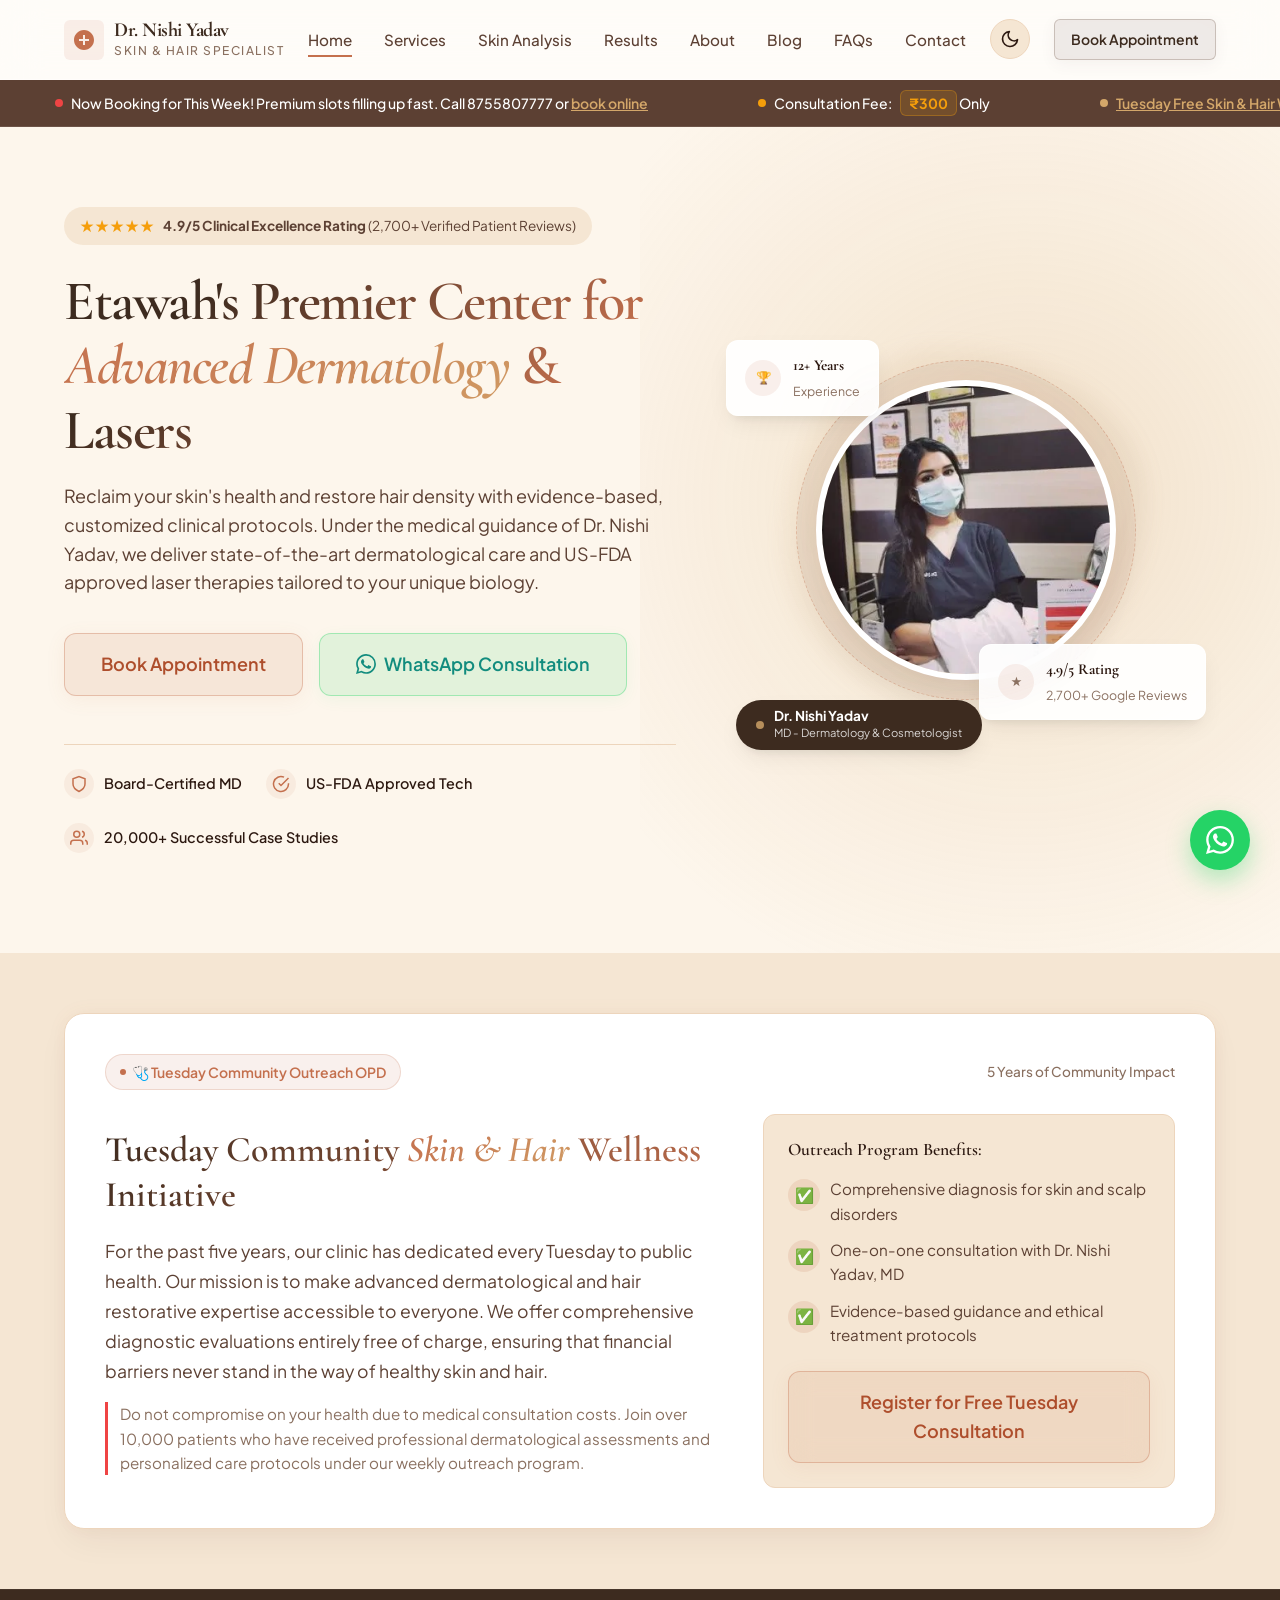
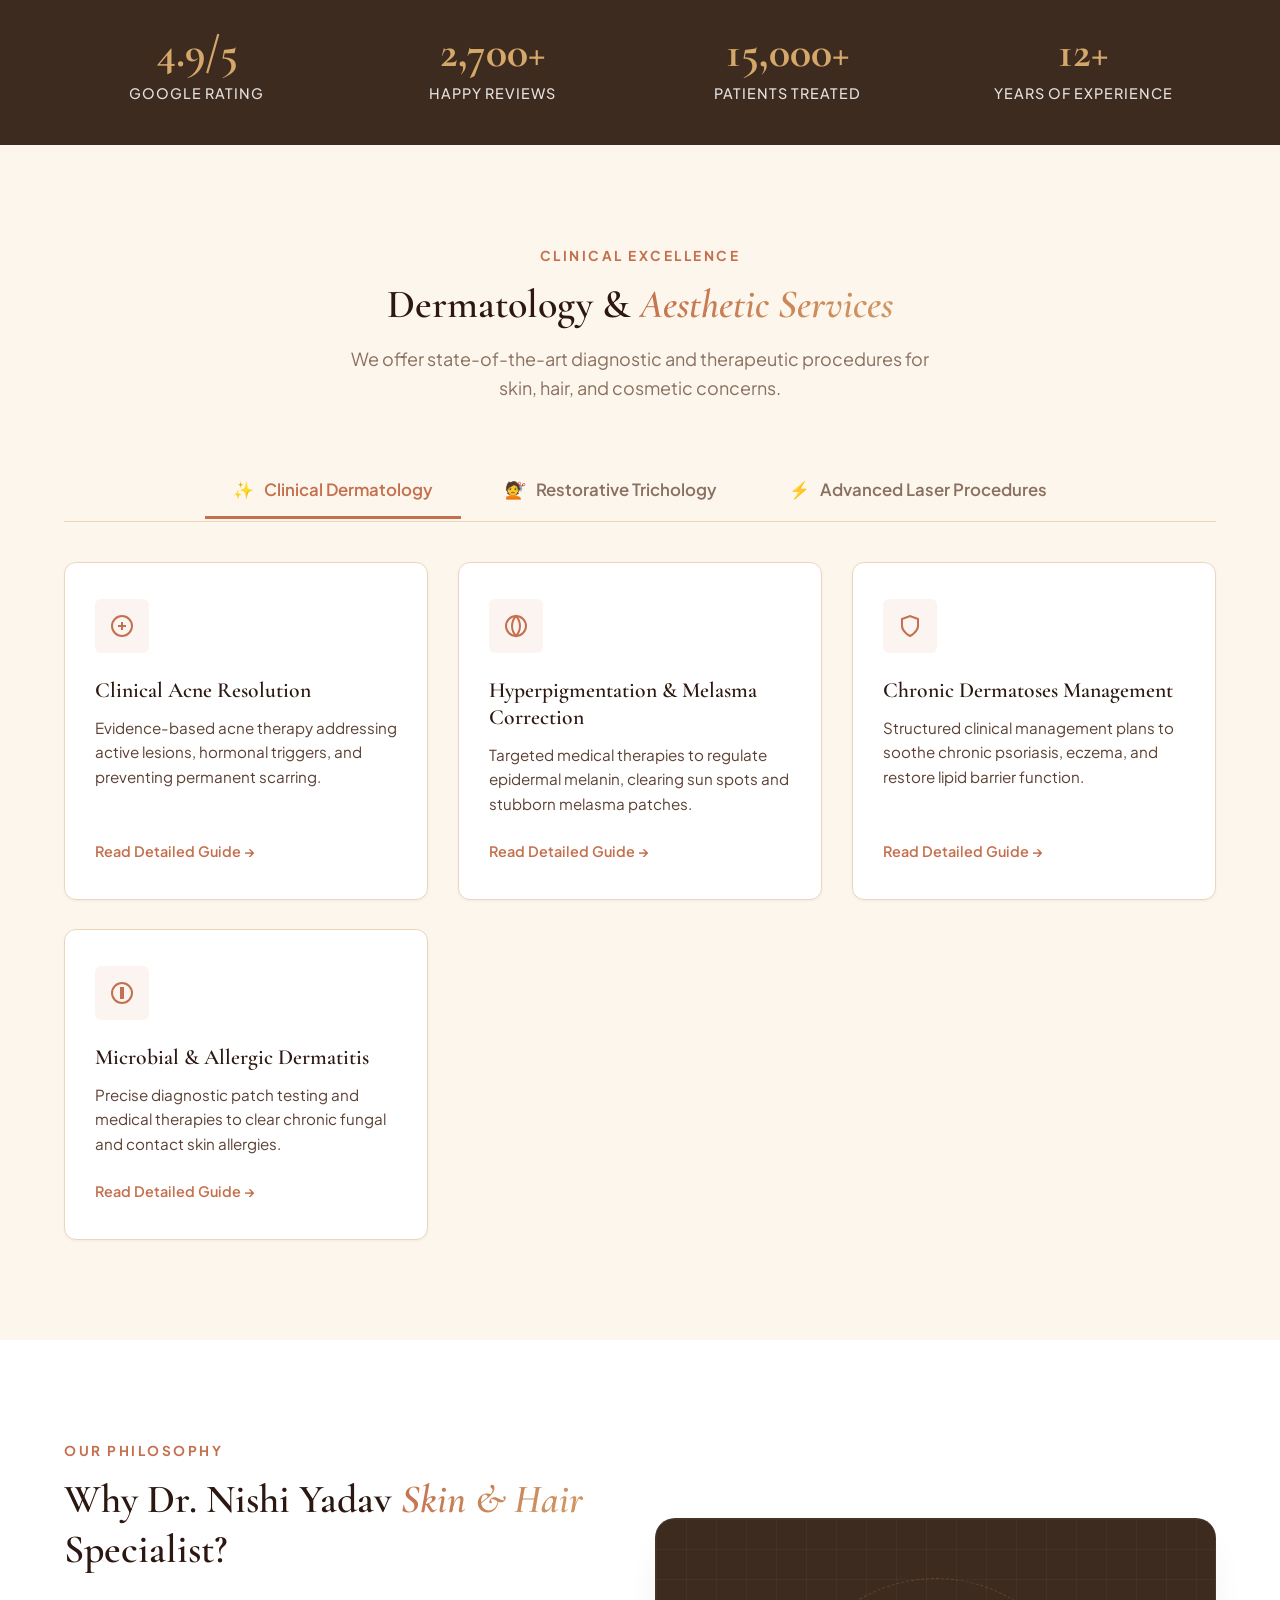
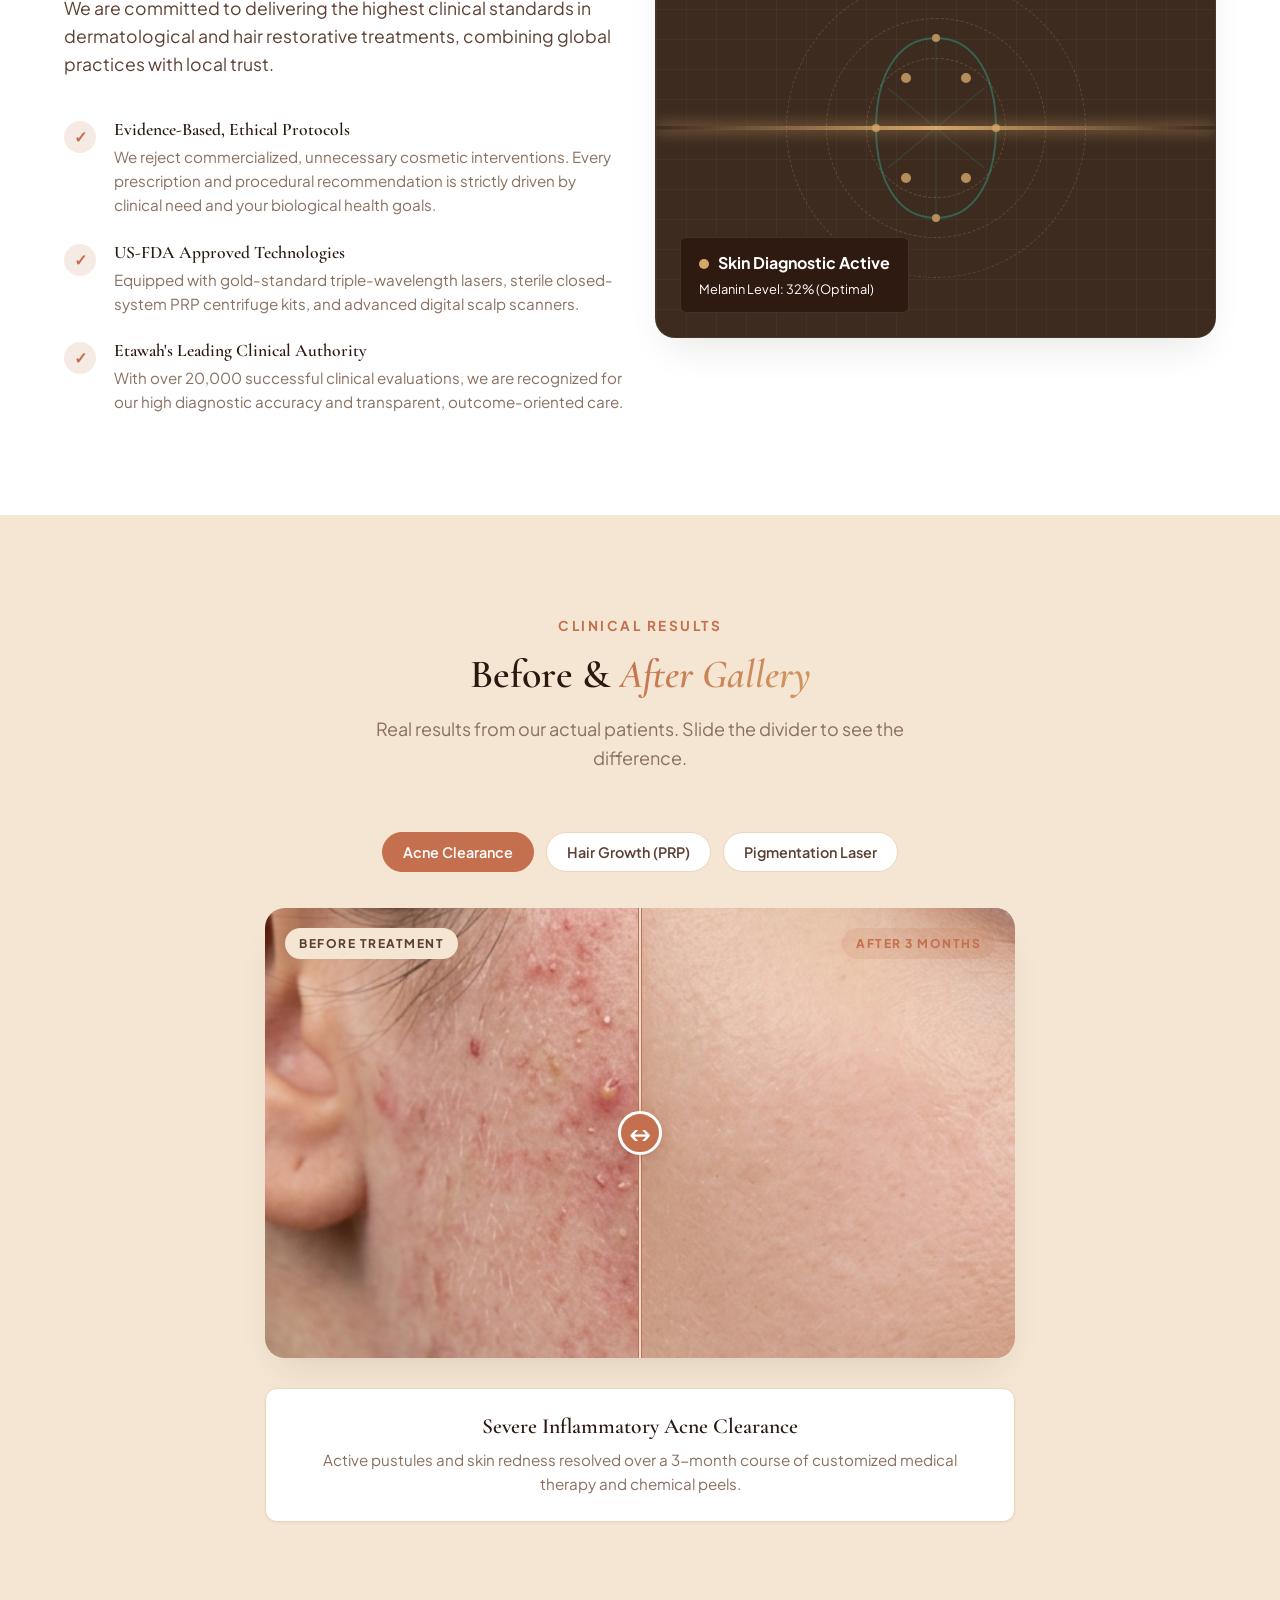
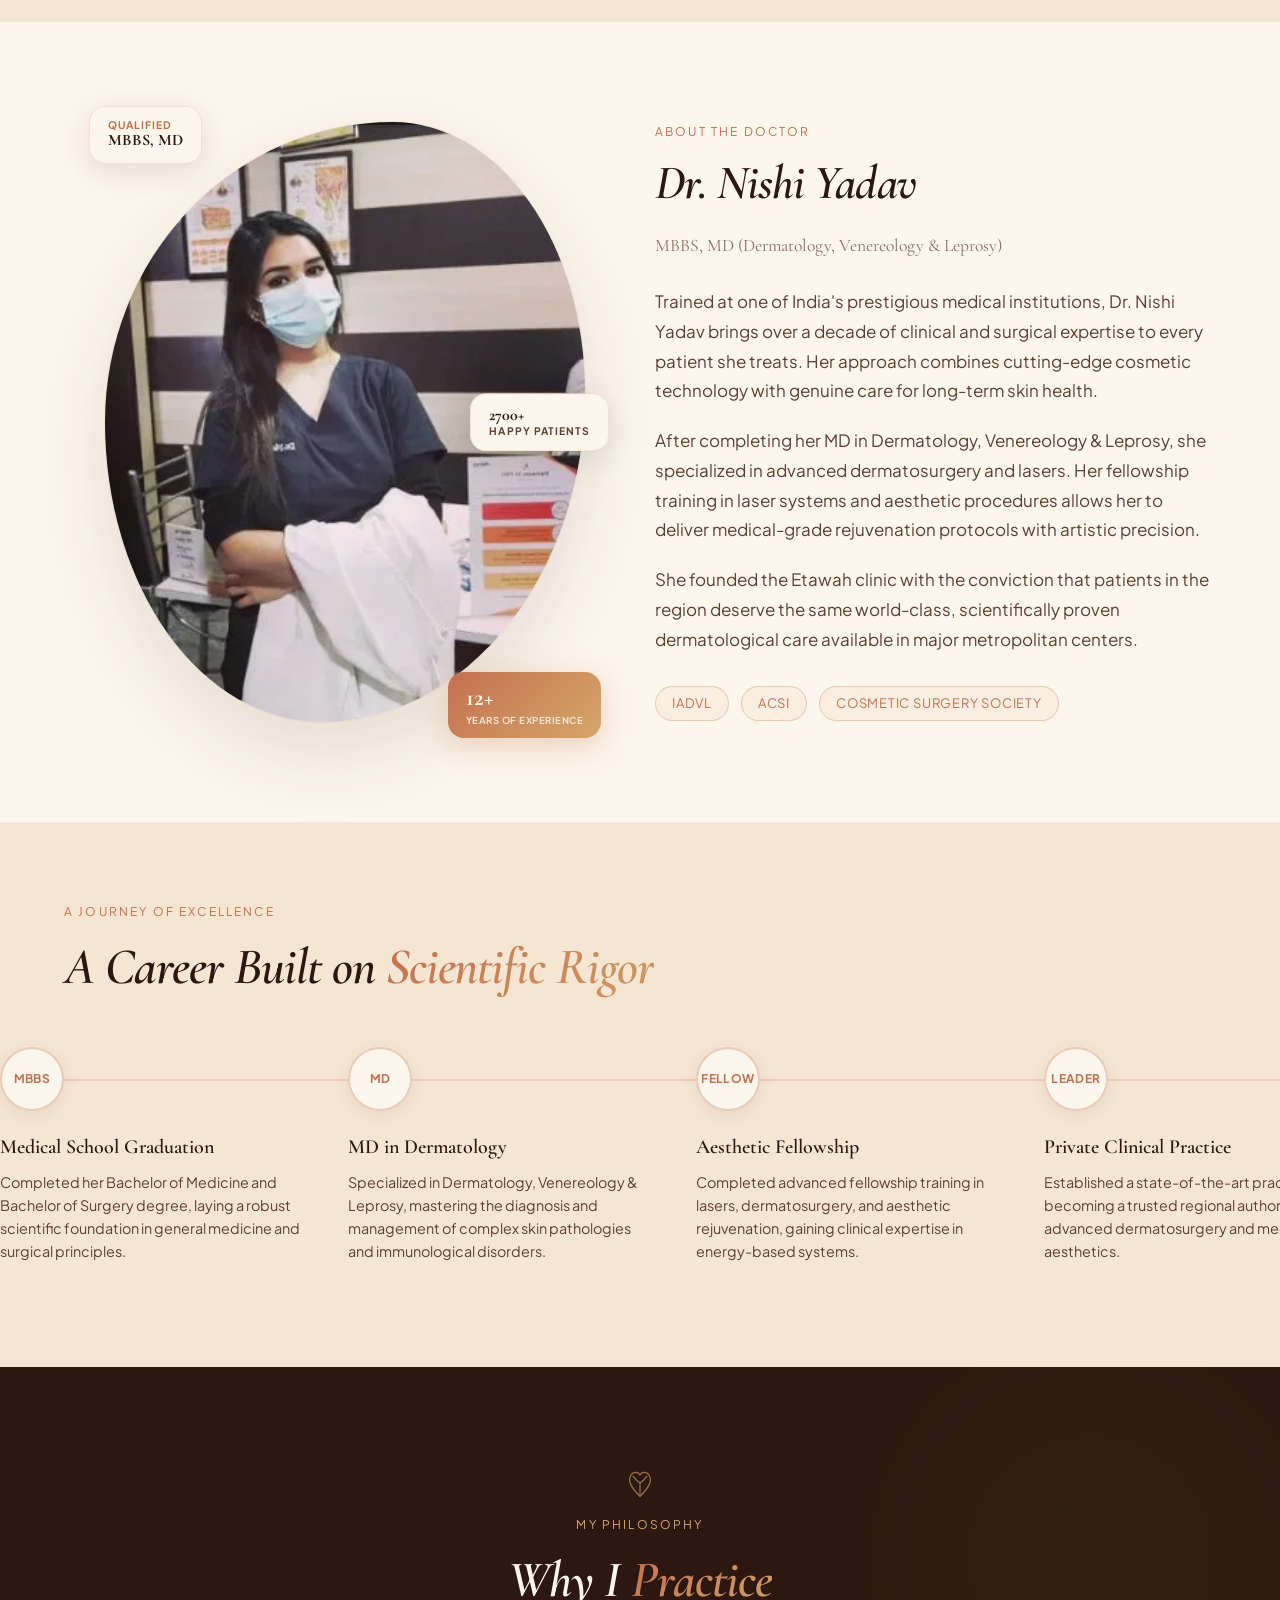
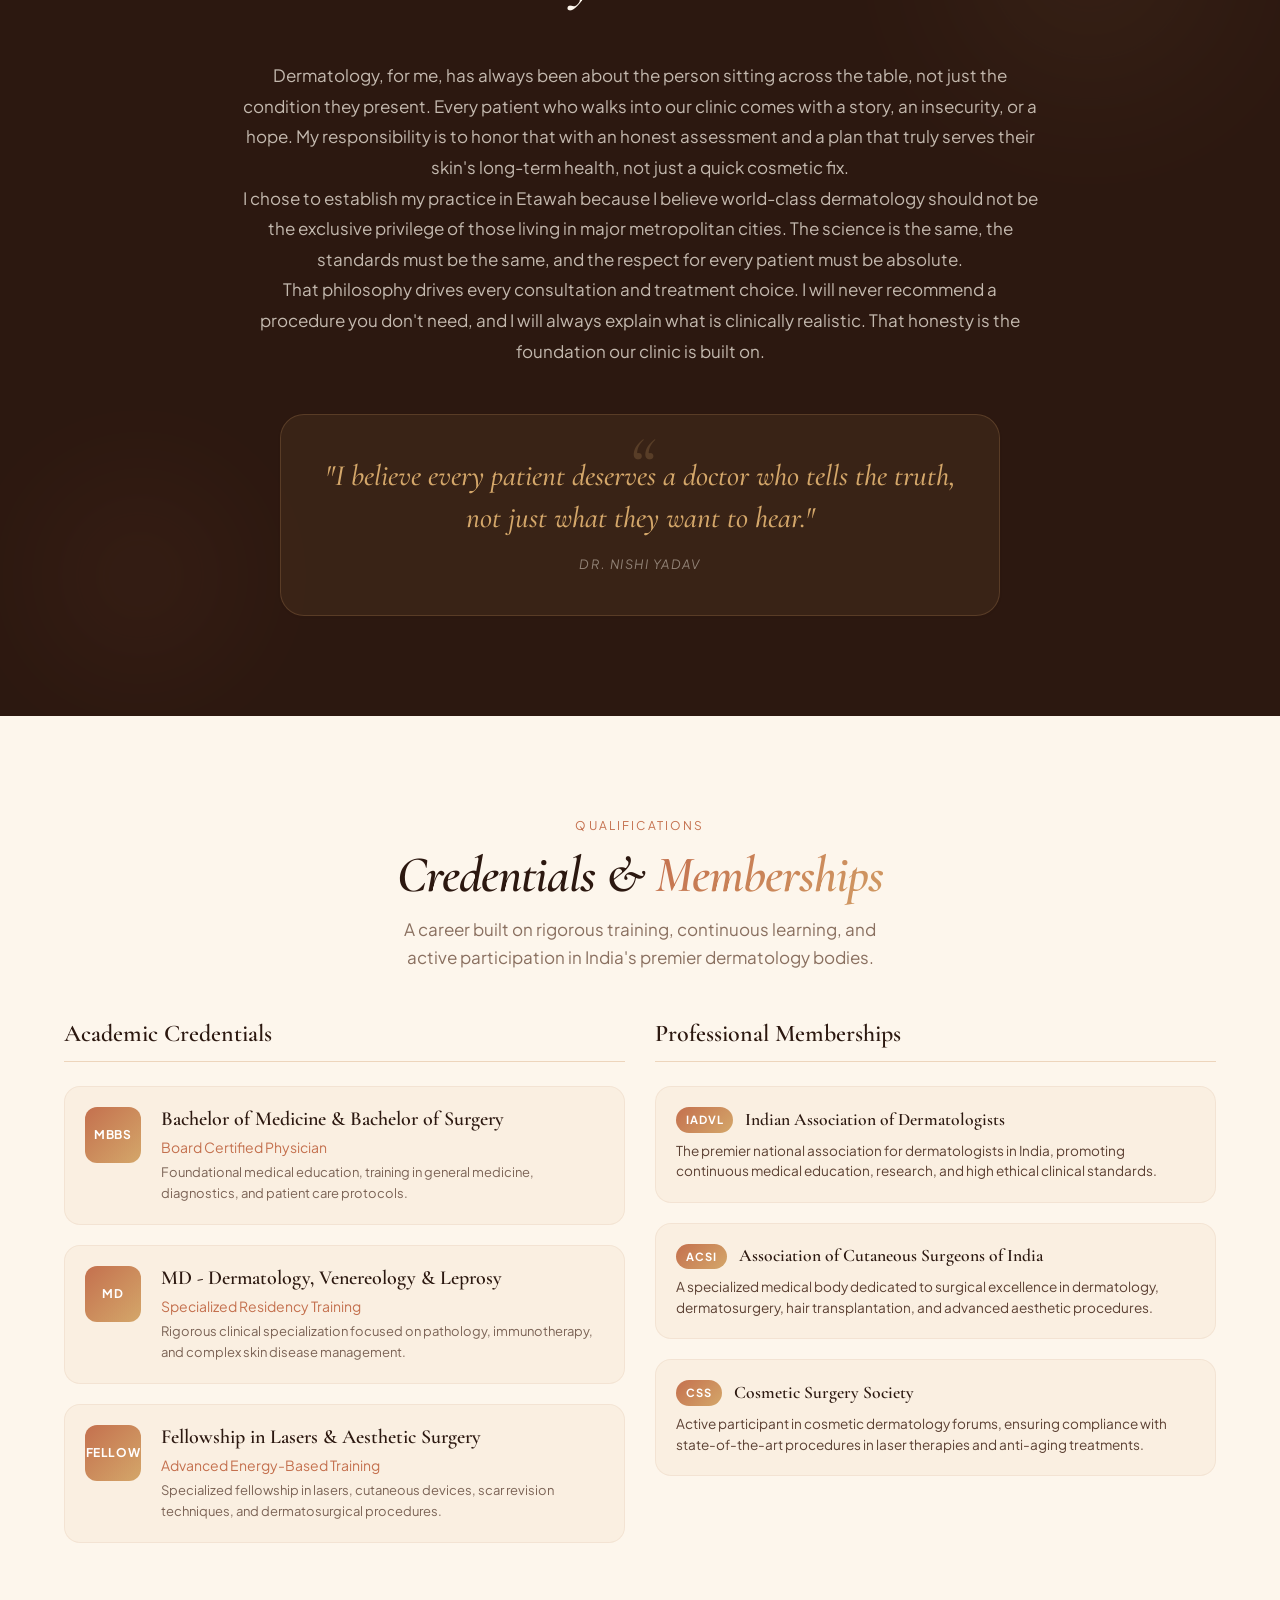
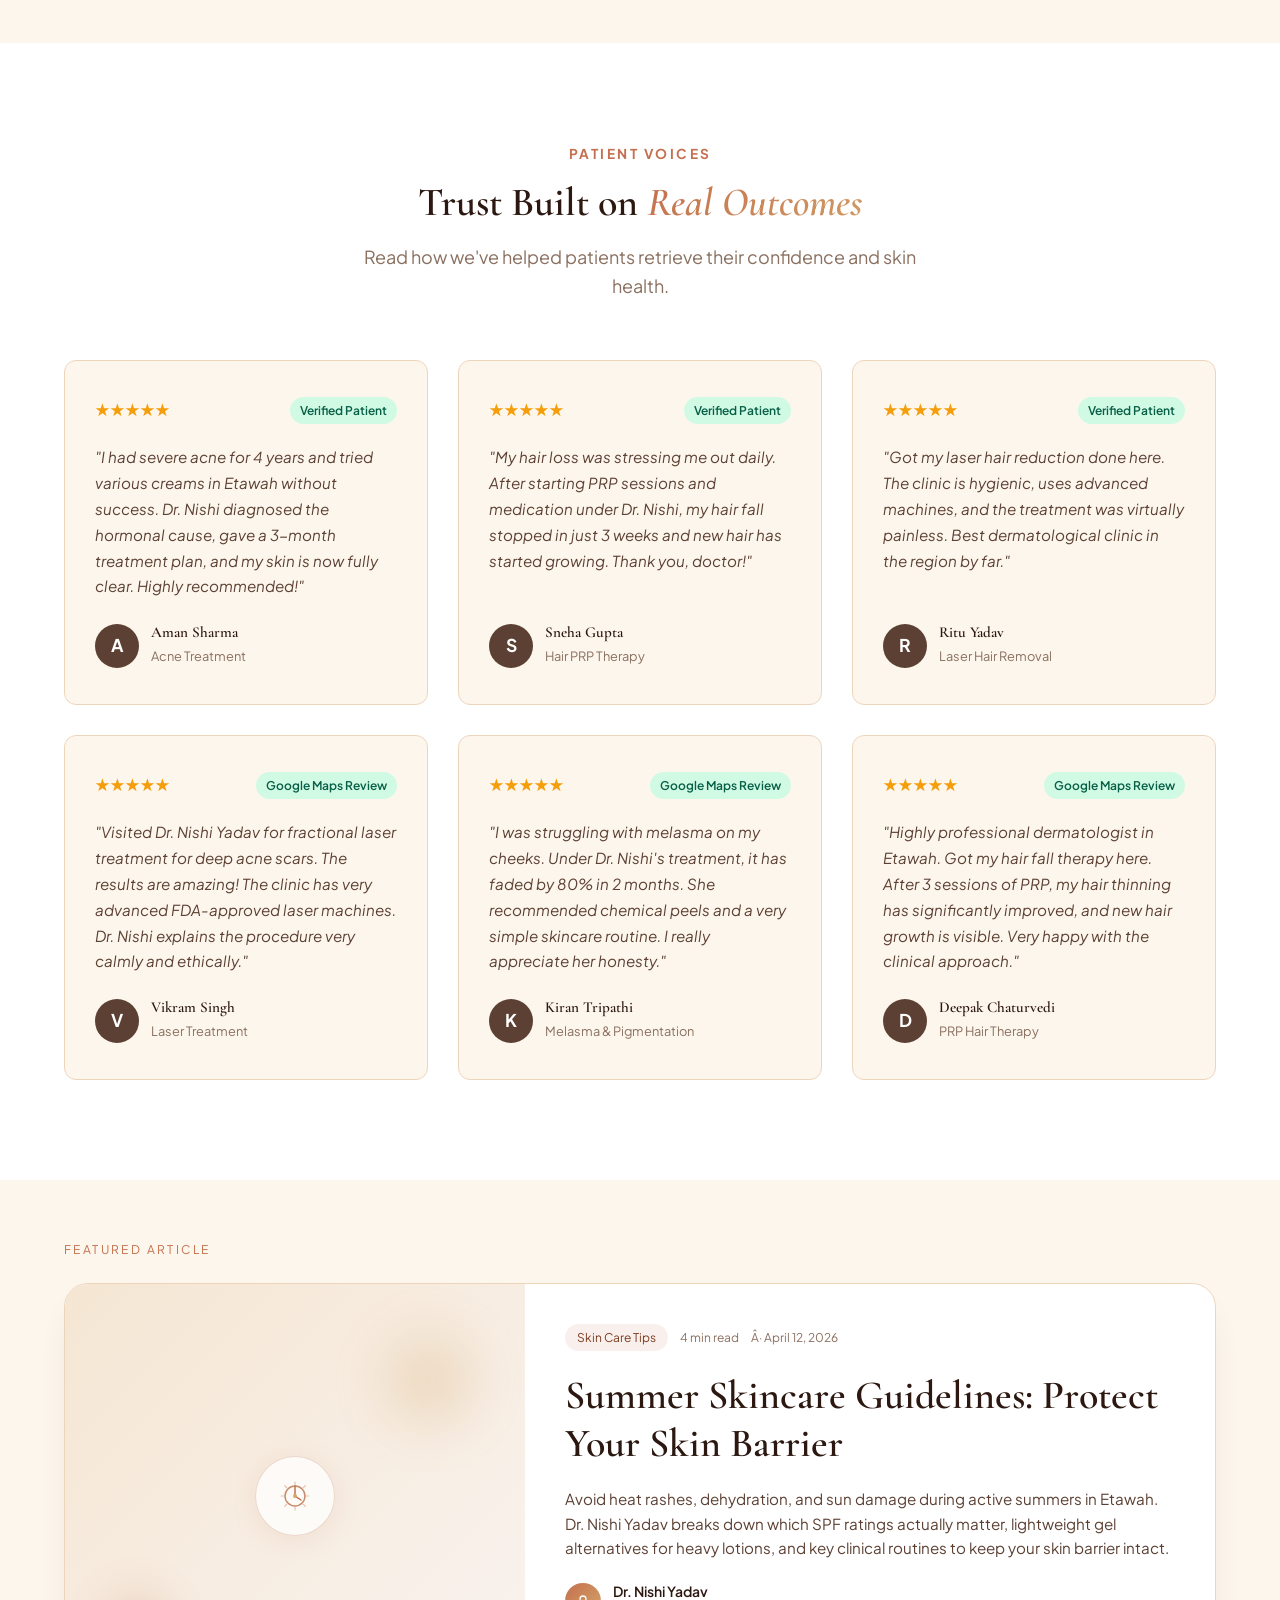
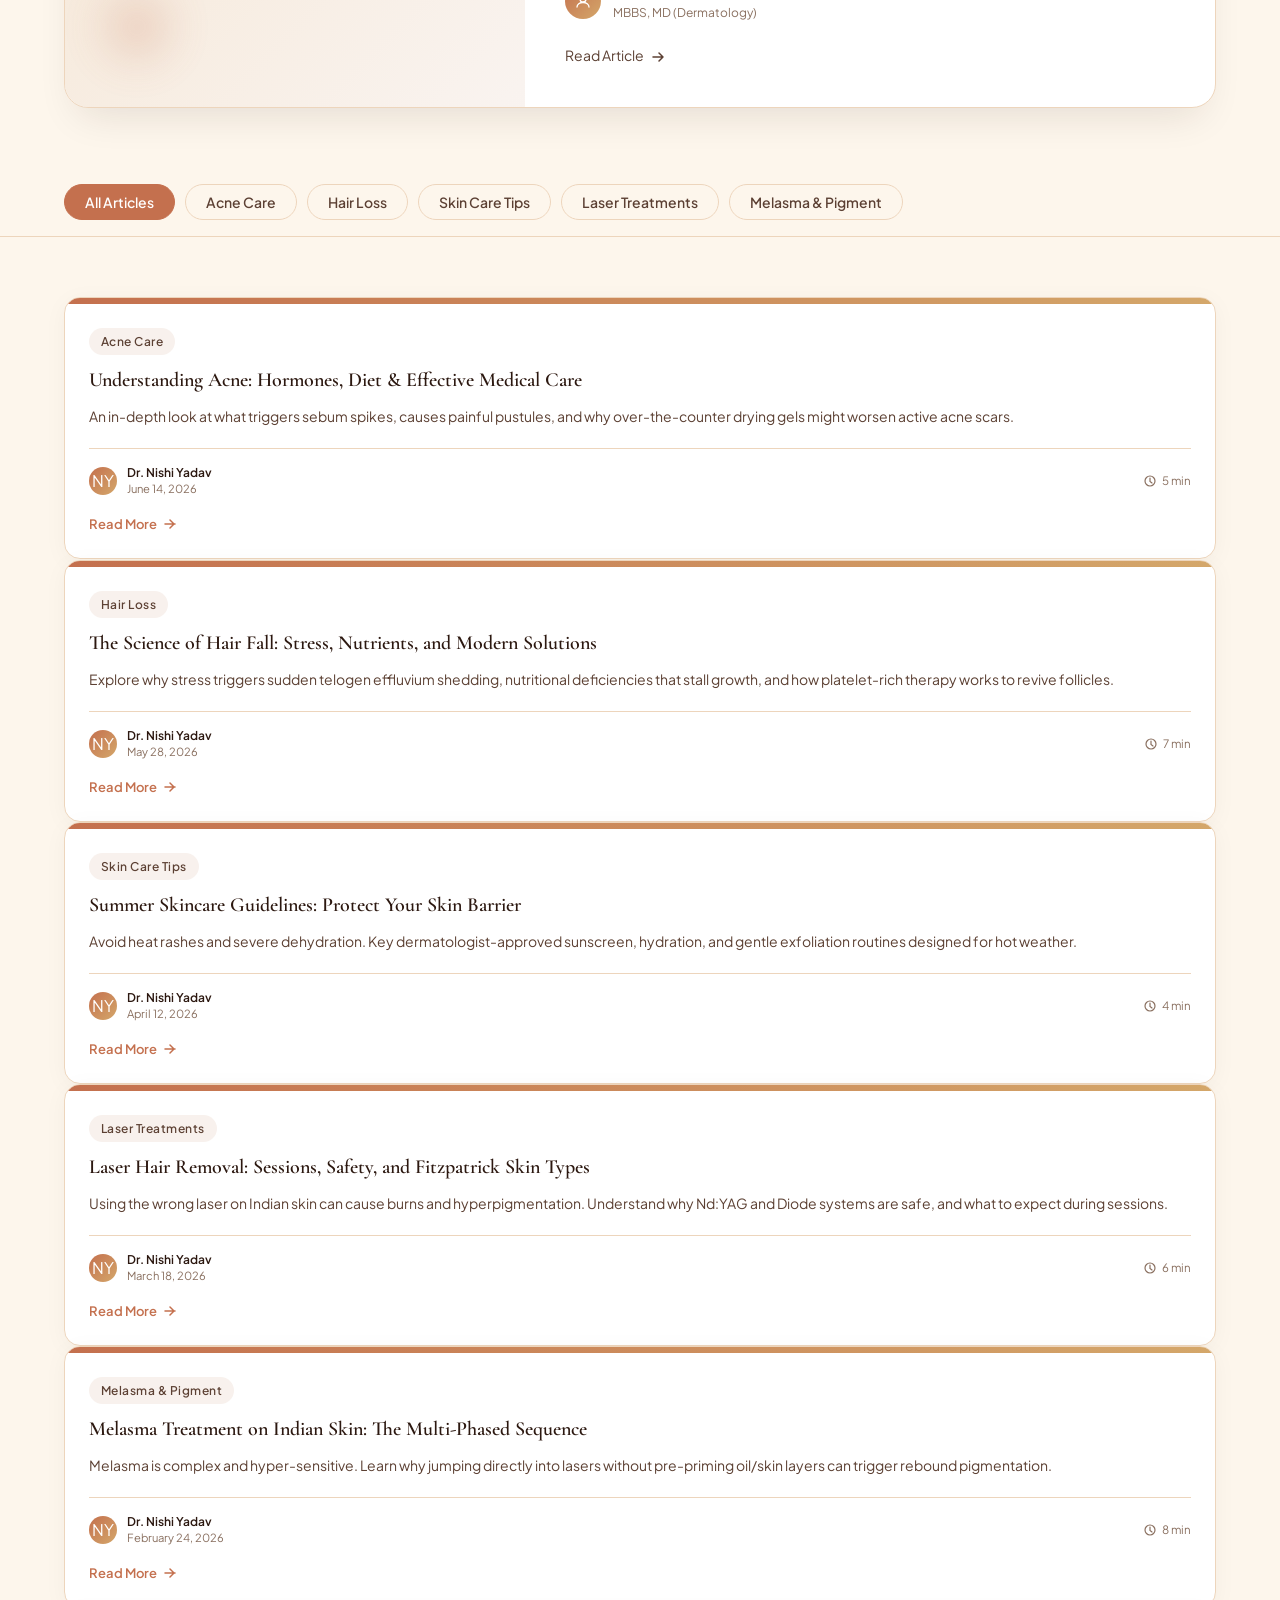
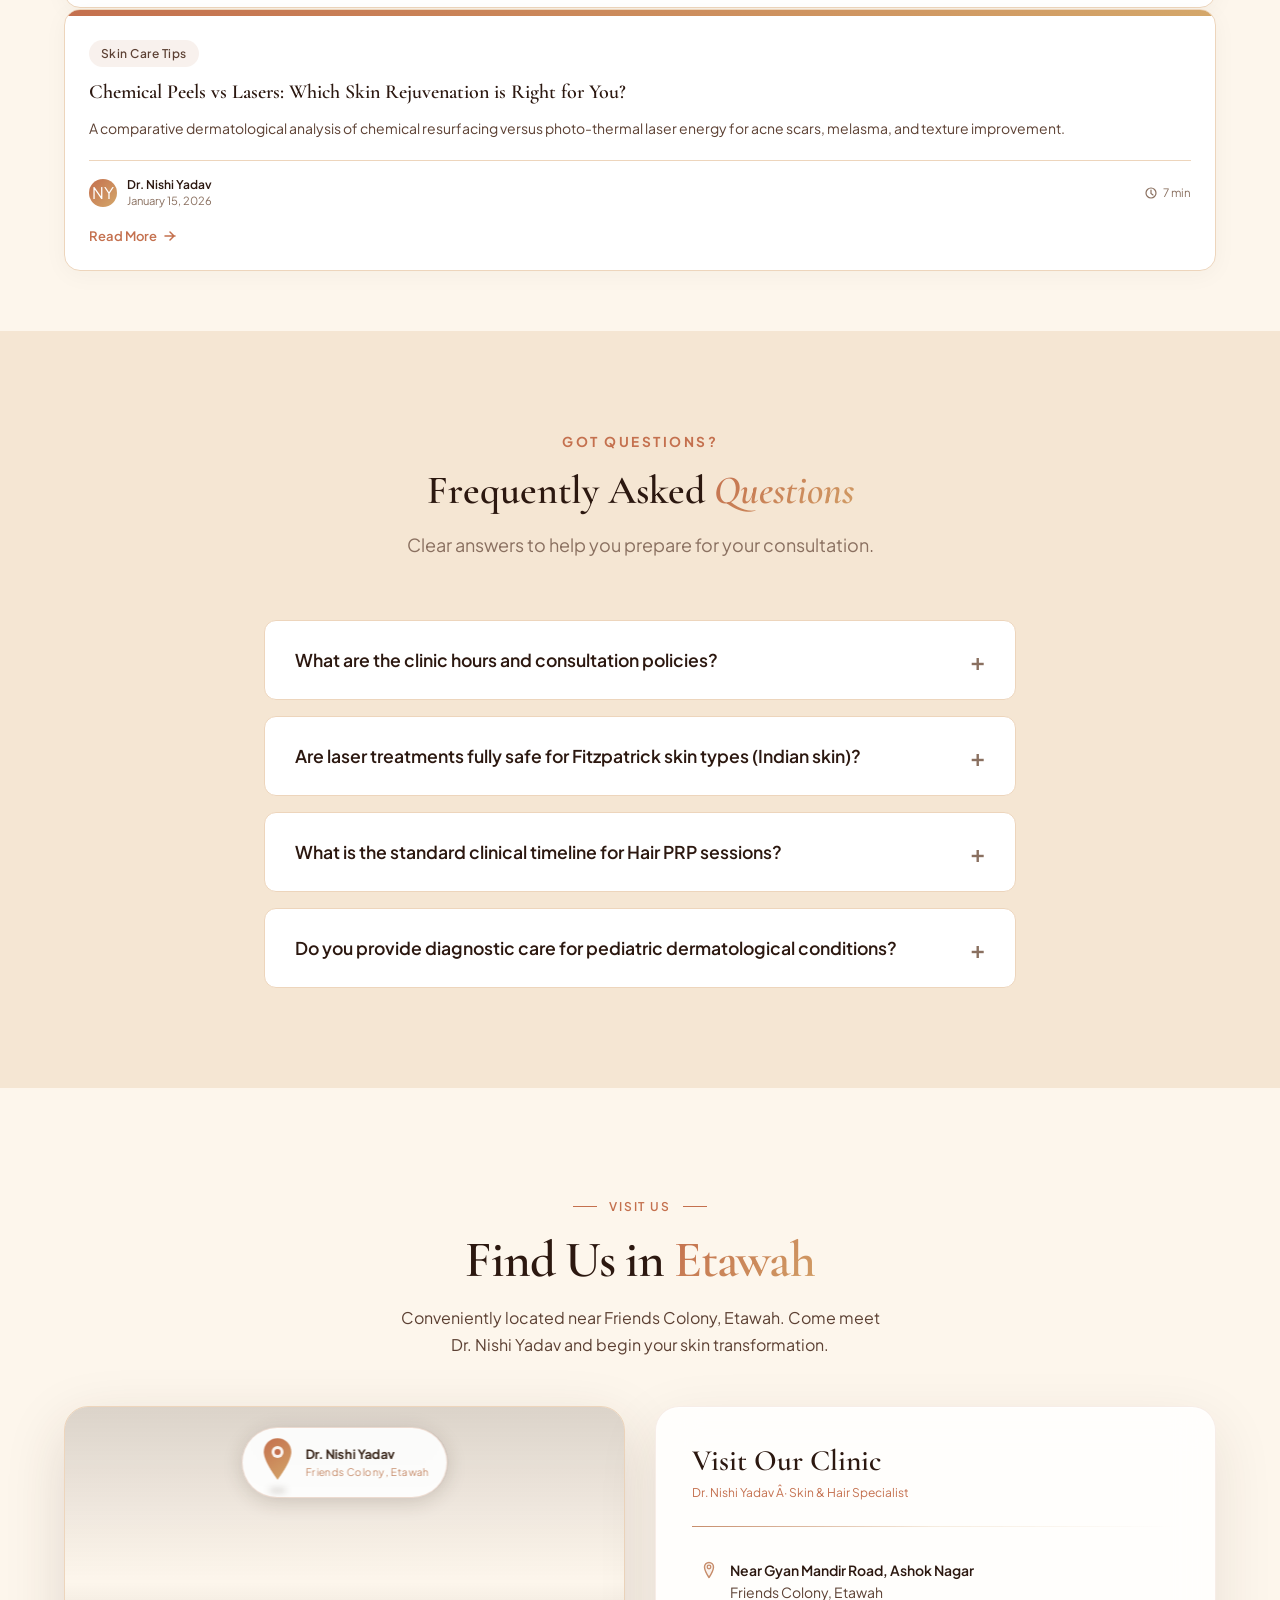
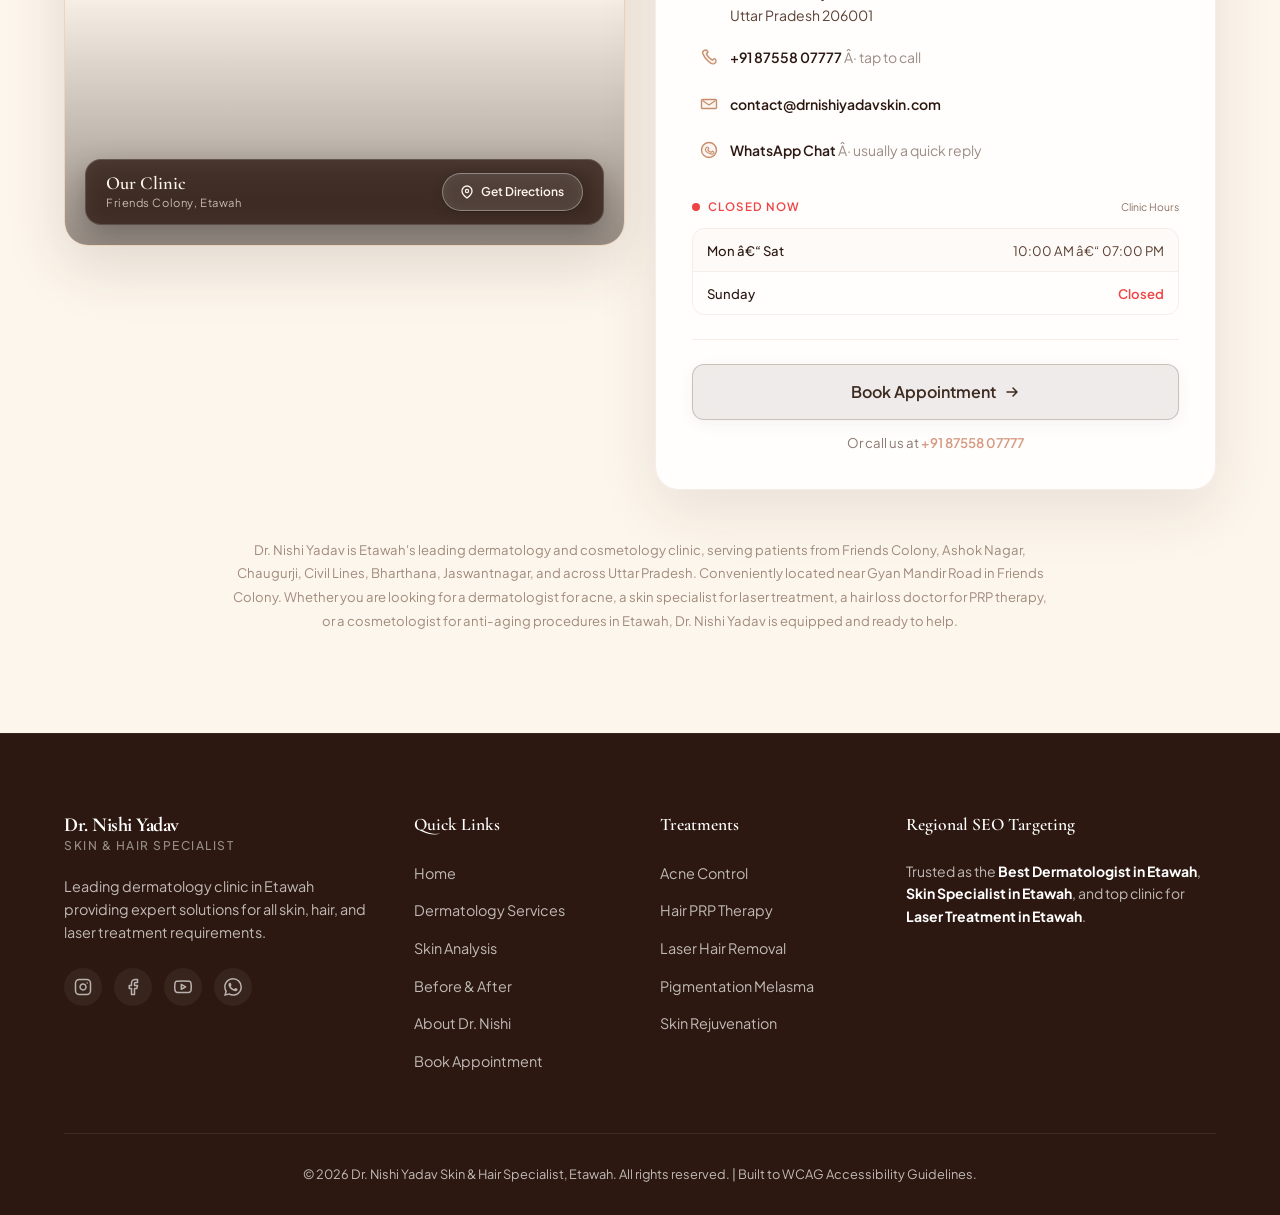
<file: index.html>
<!DOCTYPE html>
<html lang="en">
<head>
    <meta charset="UTF-8">
    <meta name="viewport" content="width=device-width, initial-scale=1.0">
    
    <!-- Primary SEO Meta Tags -->
    <title>Dr. Nishi Yadav | Best Skin & Hair Specialist in Etawah</title>
    <meta name="description" content="Etawah's trusted dermatologist and skin/hair expert. Dr. Nishi Yadav offers advanced skin care, hair fall, laser, and acne treatments. Book your consultation today.">
    <meta name="keywords" content="Best Dermatologist in Etawah, Skin Specialist in Etawah, Hair Specialist in Etawah, Laser Treatment in Etawah, Acne Treatment in Etawah, Dr Nishi Yadav Etawah">
    <meta name="author" content="Dr. Nishi Yadav Skin & Hair Specialist">
    
    <!-- Open Graph / Facebook -->
    <meta property="og:type" content="website">
    <meta property="og:title" content="Dr. Nishi Yadav | Best Skin & Hair Specialist in Etawah">
    <meta property="og:description" content="Etawah's trusted clinic for advanced dermatology, hair care, laser hair removal, and acne treatment. Led by expert dermatologist Dr. Nishi Yadav.">
    <meta property="og:url" content="https://drnishiyadavskin.com">
    
    <!-- Twitter -->
    <meta name="twitter:card" content="summary_large_image">
    <meta name="twitter:title" content="Dr. Nishi Yadav | Best Skin & Hair Specialist in Etawah">
    <meta name="twitter:description" content="Advanced dermatology treatments designed for healthy skin, stronger hair, and renewed confidence in Etawah.">
    
    <!-- Google Fonts -->
    <link rel="preconnect" href="https://fonts.googleapis.com">
    <link rel="preconnect" href="https://fonts.gstatic.com" crossorigin>
    <link href="https://fonts.googleapis.com/css2?family=Cormorant+Garamond:ital,wght@0,300;0,400;0,500;0,600;0,700;1,300;1,400;1,500;1,600;1,700&family=Plus+Jakarta+Sans:wght@300;400;500;600;700;800&display=swap" rel="stylesheet">
    
    <!-- Custom CSS -->
    <link rel="stylesheet" href="styles.css">
    
    <!-- Structured Data (Local Business Schema) -->
    <script type="application/ld+json">
    {
      "@context": "https://schema.org",
      "@type": "Dermatology",
      "name": "Dr. Nishi Yadav Skin & Hair Specialist",
      "image": "https://drnishiyadavskin.com/images/clinic-og.jpg",
      "url": "https://drnishiyadavskin.com",
      "telephone": "+918755807777",
      "priceRange": "$$",
      "address": {
        "@type": "PostalAddress",
        "streetAddress": "Near Gyan Mandir Road, Ashok Nagar, Friends Colony",
        "addressLocality": "Etawah",
        "addressRegion": "Uttar Pradesh",
        "postalCode": "206001",
        "addressCountry": "IN"
      },
      "geo": {
        "@type": "GeoCoordinates",
        "latitude": 26.7915,
        "longitude": 79.0142
      },
      "openingHoursSpecification": {
        "@type": "OpeningHoursSpecification",
        "dayOfWeek": [
          "Monday",
          "Tuesday",
          "Wednesday",
          "Thursday",
          "Friday",
          "Saturday"
        ],
        "opens": "10:00",
        "closes": "19:00"
      },
      "sameAs": [
        "https://www.google.com/maps?cid=YOUR_CID_HERE"
      ],
      "aggregateRating": {
        "@type": "AggregateRating",
        "ratingValue": "4.9",
        "reviewCount": "2712"
      }
    }
    </script>
</head>
<body>

    <!-- Sticky Header & Nav -->
    <header class="main-header">
        <div class="header-container">
            <a href="index.html" class="logo">
                <span class="logo-icon">
                    <svg width="24" height="24" viewBox="0 0 24 24" fill="none" xmlns="http://www.w3.org/2000/svg">
                        <path d="M12 2C6.48 2 2 6.48 2 12C2 17.52 6.48 22 12 22C17.52 22 22 17.52 22 12C22 6.48 17.52 2 12 2ZM13 17H11V13H7V11H11V7H13V11H17V13H13V17Z" fill="currentColor"/>
                    </svg>
                </span>
                <div class="logo-text">
                    <span class="brand-title">Dr. Nishi Yadav</span>
                    <span class="brand-subtitle">Skin & Hair Specialist</span>
                </div>
            </a>
            
            <nav class="main-nav" id="main-nav">
                <ul>
                    <li><a href="index.html" class="nav-link active">Home</a></li>
                    <li><a href="services.html" class="nav-link">Services</a></li>
                    <li><a href="skin-analysis.html" class="nav-link">Skin Analysis</a></li>
                    <li><a href="before-after.html" class="nav-link">Results</a></li>
                    <li><a href="about.html" class="nav-link">About</a></li>
                    <li><a href="blog.html" class="nav-link">Blog</a></li>
                    <li><a href="faq.html" class="nav-link">FAQs</a></li>
                    <li><a href="contact.html" class="nav-link">Contact</a></li>
                </ul>
            </nav>
            
            <div class="header-actions">
                <button id="theme-toggle" class="theme-toggle-btn" aria-label="Toggle Theme">
                    <!-- Sun icon for dark mode -->
                    <svg class="sun-icon" width="20" height="20" viewBox="0 0 24 24" fill="none" stroke="currentColor" stroke-width="2" stroke-linecap="round" stroke-linejoin="round"><circle cx="12" cy="12" r="5"/><line x1="12" y1="1" x2="12" y2="3"/><line x1="12" y1="21" x2="12" y2="23"/><line x1="4.22" y1="4.22" x2="5.64" y2="5.64"/><line x1="18.36" y1="18.36" x2="19.78" y2="19.78"/><line x1="1" y1="12" x2="3" y2="12"/><line x1="21" y1="12" x2="23" y2="12"/><line x1="4.22" y1="19.78" x2="5.64" y2="18.36"/><line x1="18.36" y1="5.64" x2="19.78" y2="4.22"/></svg>
                    <!-- Moon icon for light mode -->
                    <svg class="moon-icon" width="20" height="20" viewBox="0 0 24 24" fill="none" stroke="currentColor" stroke-width="2" stroke-linecap="round" stroke-linejoin="round"><path d="M21 12.79A9 9 0 1 1 11.21 3 7 7 0 0 0 21 12.79z"/></svg>
                </button>
                <a href="#booking" class="btn btn-primary btn-sm header-cta">Book Appointment</a>
                <button class="mobile-menu-toggle" id="menu-toggle" aria-label="Toggle Menu">
                    <span></span>
                    <span></span>
                    <span></span>
                </button>
            </div>
        </div>
    </header>

    <!-- Urgency/Trust Banner (Marquee Ticker) -->
    <div class="top-announcement" id="top-announcement">
        <div class="announcement-track">
            <div class="announcement-item">
                <span class="pulse-dot"></span>
                <span>Now Booking for This Week! Premium slots filling up fast. Call 8755807777 or <a href="#booking" class="announcement-link">book online</a></span>
            </div>
            <div class="announcement-item">
                <span class="pulse-dot fee-dot"></span>
                <span>Consultation Fee: <span class="announcement-fee-badge">₹300</span> Only</span>
            </div>
            <div class="announcement-item">
                <span class="pulse-dot camp-dot"></span>
                <span><a href="#booking" class="announcement-link">Tuesday Free Skin & Hair Wellness Initiative</a></span>
            </div>
            <!-- Duplicate set for seamless looping ticker -->
            <div class="announcement-item">
                <span class="pulse-dot"></span>
                <span>Now Booking for This Week! Premium slots filling up fast. Call 8755807777 or <a href="#booking" class="announcement-link">book online</a></span>
            </div>
            <div class="announcement-item">
                <span class="pulse-dot fee-dot"></span>
                <span>Consultation Fee: <span class="announcement-fee-badge">₹300</span> Only</span>
            </div>
            <div class="announcement-item">
                <span class="pulse-dot camp-dot"></span>
                <span><a href="#booking" class="announcement-link">Tuesday Free Skin & Hair Wellness Initiative</a></span>
            </div>
        </div>
    </div>

    <main>
        <!-- Hero Section -->
        <section id="home" class="hero-section">
            <div class="hero-bg-accent"></div>
            <div class="container hero-grid">
                <div class="hero-text animate-fade-in-left">
                    <div class="rating-badge">
                        <span class="stars">★★★★★</span>
                        <span class="rating-text"><strong>4.9/5 Clinical Excellence Rating</strong> (2,700+ Verified Patient Reviews)</span>
                    </div>
                    <h1>Etawah's Premier Center for <span class="dual-tone-accent">Advanced Dermatology</span> & Lasers</h1>
                    <p class="hero-desc">Reclaim your skin's health and restore hair density with evidence-based, customized clinical protocols. Under the medical guidance of Dr. Nishi Yadav, we deliver state-of-the-art dermatological care and US-FDA approved laser therapies tailored to your unique biology.</p>
                    
                    <div class="hero-ctas">
                        <a href="#booking" class="btn btn-accent btn-lg">Book Appointment</a>
                        <a href="https://wa.me/918755807777?text=Hi%20Dr.%20Nishi%20Yadav%20Skin%20%26%20Hair%20Specialist,%20I%20would%20like%20to%20inquire%20about%20a%20consultation." target="_blank" rel="noopener noreferrer" class="btn btn-whatsapp btn-lg">
                            <svg width="20" height="20" viewBox="0 0 24 24" fill="currentColor" xmlns="http://www.w3.org/2000/svg">
                                <path d="M17.472 14.382c-.297-.149-1.758-.867-2.03-.967-.273-.099-.471-.148-.67.15-.197.297-.767.966-.94 1.164-.173.199-.347.223-.644.075-.297-.15-1.255-.463-2.39-1.475-.883-.788-1.48-1.761-1.653-2.059-.173-.297-.018-.458.13-.606.134-.133.298-.347.446-.52.149-.174.198-.298.298-.497.099-.198.05-.371-.025-.52-.075-.149-.669-1.612-.916-2.207-.242-.579-.487-.5-.669-.51-.173-.008-.371-.01-.57-.01-.198 0-.52.074-.792.372-.272.297-1.04 1.016-1.04 2.479 0 1.462 1.065 2.875 1.213 3.074.149.198 2.096 3.2 5.077 4.487.709.306 1.262.489 1.694.625.712.227 1.36.195 1.871.118.571-.085 1.758-.719 2.006-1.413.248-.694.248-1.289.173-1.413-.074-.124-.272-.198-.57-.347m-5.421 7.403h-.004a9.87 9.87 0 01-5.031-1.378l-.361-.214-3.741.982.998-3.648-.235-.374a9.86 9.86 0 01-1.51-5.26c.001-5.45 4.436-9.884 9.888-9.884 2.64 0 5.122 1.03 6.988 2.898a9.825 9.825 0 012.893 6.994c-.003 5.45-4.437 9.884-9.885 9.884m8.413-18.297A11.815 11.815 0 0012.05 0C5.495 0 .16 5.335.157 11.892c0 2.096.547 4.142 1.588 5.945L0 24l6.335-1.662c1.746.953 3.71 1.456 5.704 1.457h.005c6.554 0 11.89-5.335 11.893-11.893a11.821 11.821 0 00-3.48-8.413z"/>
                            </svg>
                            WhatsApp Consultation
                        </a>
                    </div>
                    
                    <div class="trust-strip">
                        <div class="trust-item">
                            <span class="icon-wrap"><svg width="18" height="18" viewBox="0 0 24 24" fill="none" stroke="currentColor" stroke-width="2"><path d="M12 22s8-4 8-10V5l-8-3-8 3v7c0 6 8 10 8 10z"/></svg></span>
                            <span>Board-Certified MD</span>
                        </div>
                        <div class="trust-item">
                            <span class="icon-wrap"><svg width="18" height="18" viewBox="0 0 24 24" fill="none" stroke="currentColor" stroke-width="2"><path d="M22 11.08V12a10 10 0 1 1-5.93-9.14"/><polyline points="22 4 12 14.01 9 11.01"/></svg></span>
                            <span>US-FDA Approved Tech</span>
                        </div>
                        <div class="trust-item">
                            <span class="icon-wrap"><svg width="18" height="18" viewBox="0 0 24 24" fill="none" stroke="currentColor" stroke-width="2"><path d="M17 21v-2a4 4 0 0 0-4-4H5a4 4 0 0 0-4 4v2"/><circle cx="9" cy="7" r="4"/><path d="M23 21v-2a4 4 0 0 0-3-3.87"/><path d="M16 3.13a4 4 0 0 1 0 7.75"/></svg></span>
                            <span>20,000+ Successful Case Studies</span>
                        </div>
                    </div>
                </div>
                <div class="hero-image animate-fade-in-right">
                    <div class="hero-doctor-container">
                        <!-- Abstract background glow elements -->
                        <div class="hero-doctor-bg-glow"></div>
                        <div class="hero-doctor-circle-bg"></div>
                        <div class="hero-bg-blob"></div>
                        
                        <!-- The actual photo of the doctor -->
                        <div class="hero-doctor-photo-frame">
                            <img src="dr_nishi.png" alt="Dr. Nishi Yadav - Skin & Hair Specialist" class="hero-doctor-img">
                        </div>
                        
                        <!-- Floating trust badges/cards around the doctor -->
                        <div class="hero-floating-card card-experience">
                            <span class="badge-icon">🏆</span>
                            <div>
                                <strong>12+ Years</strong>
                                <span>Experience</span>
                            </div>
                        </div>
                        
                        <div class="hero-floating-card card-rating">
                            <span class="badge-icon text-gold">★</span>
                            <div>
                                <strong>4.9/5 Rating</strong>
                                <span>2,700+ Google Reviews</span>
                            </div>
                        </div>

                        <div class="hero-doctor-name-badge">
                            <span class="badge-pulse"></span>
                            <div>
                                <strong>Dr. Nishi Yadav</strong>
                                <span>MD - Dermatology & Cosmetologist</span>
                            </div>
                        </div>
                    </div>
                </div>
            </div>
        </section>

        <!-- Tuesday Free Skin Camp Section -->
        <section class="free-camp-section">
            <div class="container">
                <div class="free-camp-card">
                    <div class="free-camp-badge-container">
                        <span class="free-camp-badge"><span class="badge-dot"></span> 🩺 Tuesday Community Outreach OPD</span>
                        <span class="free-camp-duration">5 Years of Community Impact</span>
                    </div>
                    <div class="free-camp-info-grid">
                        <div class="free-camp-text">
                            <h2>Tuesday Community <span class="dual-tone-accent">Skin & Hair</span> Wellness Initiative</h2>
                            <p class="camp-lead-text">
                                For the past five years, our clinic has dedicated every Tuesday to public health. Our mission is to make advanced dermatological and hair restorative expertise accessible to everyone. We offer comprehensive diagnostic evaluations entirely free of charge, ensuring that financial barriers never stand in the way of healthy skin and hair.
                            </p>
                            <p class="camp-warning-text">
                                Do not compromise on your health due to medical consultation costs. Join over 10,000 patients who have received professional dermatological assessments and personalized care protocols under our weekly outreach program.
                            </p>
                        </div>
                        <div class="free-camp-bullets-box">
                            <h4>Outreach Program Benefits:</h4>
                            <ul class="free-camp-bullets">
                                <li>
                                    <span class="bullet-check">✅</span>
                                    <span>Comprehensive diagnosis for skin and scalp disorders</span>
                                </li>
                                <li>
                                    <span class="bullet-check">✅</span>
                                    <span>One-on-one consultation with Dr. Nishi Yadav, MD</span>
                                </li>
                                <li>
                                    <span class="bullet-check">✅</span>
                                    <span>Evidence-based guidance and ethical treatment protocols</span>
                                </li>
                            </ul>
                            <div class="free-camp-cta-wrap">
                                <a href="#booking" class="btn btn-accent btn-lg close-and-book-btn">Register for Free Tuesday Consultation</a>
                            </div>
                        </div>
                    </div>
                </div>
            </div>
        </section>

        <!-- Trust Stats Strip -->
        <section class="stats-section">
            <div class="container">
                <div class="stats-grid">
                    <div class="stat-item">
                        <span class="stat-number">4.9/5</span>
                        <span class="stat-label">Google Rating</span>
                    </div>
                    <div class="stat-item">
                        <span class="stat-number">2,700+</span>
                        <span class="stat-label">Happy Reviews</span>
                    </div>
                    <div class="stat-item">
                        <span class="stat-number">15,000+</span>
                        <span class="stat-label">Patients Treated</span>
                    </div>
                    <div class="stat-item">
                        <span class="stat-number">12+</span>
                        <span class="stat-label">Years of Experience</span>
                    </div>
                </div>
            </div>
        </section>

<section id="services" class="services-section">
            <div class="container">
                <div class="section-header text-center">
                    <span class="tagline">Clinical Excellence</span>
                    <h2>Dermatology & <span class="dual-tone-accent">Aesthetic Services</span></h2>
                    <p class="section-subtitle">We offer state-of-the-art diagnostic and therapeutic procedures for skin, hair, and cosmetic concerns.</p>
                </div>
                
                <!-- Services Tabs -->
                <div class="services-tabs">
                    <div class="tabs-header">
                        <button class="tab-btn active" data-tab="skin">
                            <span class="tab-icon">✨</span>
                            Clinical Dermatology
                        </button>
                        <button class="tab-btn" data-tab="hair">
                            <span class="tab-icon">💇</span>
                            Restorative Trichology
                        </button>
                        <button class="tab-btn" data-tab="laser">
                            <span class="tab-icon">⚡</span>
                            Advanced Laser Procedures
                        </button>
                    </div>
                    
                    <div class="tabs-content">
                        <!-- Skin Tab Content -->
                        <div class="tab-pane active" id="tab-skin">
                            <div class="services-grid-cards">
                                <div class="service-card" data-service="acne">
                                    <div class="service-icon"><svg width="24" height="24" viewBox="0 0 24 24" fill="none" stroke="currentColor" stroke-width="2"><circle cx="12" cy="12" r="10"/><path d="M12 8v8"/><path d="M8 12h8"/></svg></div>
                                    <h3>Clinical Acne Resolution</h3>
                                    <p>Evidence-based acne therapy addressing active lesions, hormonal triggers, and preventing permanent scarring.</p>
                                    <span class="btn-text">Read Detailed Guide &rarr;</span>
                                </div>
                                <div class="service-card" data-service="pigmentation">
                                    <div class="service-icon"><svg width="24" height="24" viewBox="0 0 24 24" fill="none" stroke="currentColor" stroke-width="2"><circle cx="12" cy="12" r="10"/><path d="M12 2a15.3 15.3 0 0 1 4 10 15.3 15.3 0 0 1-4 10 15.3 15.3 0 0 1-4-10 15.3 15.3 0 0 1 4-10z"/></svg></div>
                                    <h3>Hyperpigmentation & Melasma Correction</h3>
                                    <p>Targeted medical therapies to regulate epidermal melanin, clearing sun spots and stubborn melasma patches.</p>
                                    <span class="btn-text">Read Detailed Guide &rarr;</span>
                                </div>
                                <div class="service-card" data-service="eczema">
                                    <div class="service-icon"><svg width="24" height="24" viewBox="0 0 24 24" fill="none" stroke="currentColor" stroke-width="2"><path d="M12 22s8-4 8-10V5l-8-3-8 3v7c0 6 8 10 8 10z"/></svg></div>
                                    <h3>Chronic Dermatoses Management</h3>
                                    <p>Structured clinical management plans to soothe chronic psoriasis, eczema, and restore lipid barrier function.</p>
                                    <span class="btn-text">Read Detailed Guide &rarr;</span>
                                </div>
                                <div class="service-card" data-service="fungal">
                                    <div class="service-icon"><svg width="24" height="24" viewBox="0 0 24 24" fill="none" stroke="currentColor" stroke-width="2"><path d="M12 2C6.48 2 2 6.48 2 12s4.48 10 10 10 10-4.48 10-10S17.52 2 12 2zm1 15h-2v-6h2v6zm0-8h-2V7h2v2z"/></svg></div>
                                    <h3>Microbial & Allergic Dermatitis</h3>
                                    <p>Precise diagnostic patch testing and medical therapies to clear chronic fungal and contact skin allergies.</p>
                                    <span class="btn-text">Read Detailed Guide &rarr;</span>
                                </div>
                            </div>
                        </div>
                        
                        <!-- Hair Tab Content -->
                        <div class="tab-pane" id="tab-hair">
                            <div class="services-grid-cards">
                                <div class="service-card" data-service="hairfall">
                                    <div class="service-icon"><svg width="24" height="24" viewBox="0 0 24 24" fill="none" stroke="currentColor" stroke-width="2"><path d="M12 2c1.7 0 3 1.3 3 3v14c0 1.7-1.3 3-3 3s-3-1.3-3-3V5c0-1.7 1.3-3 3-3z"/></svg></div>
                                    <h3>Follicular Restoration & Alopecia Therapy</h3>
                                    <p>Multi-dimensional medical care designed to halt hair shedding and reverse follicle miniaturization.</p>
                                    <span class="btn-text">Read Detailed Guide &rarr;</span>
                                </div>
                                <div class="service-card" data-service="prp">
                                    <div class="service-icon"><svg width="24" height="24" viewBox="0 0 24 24" fill="none" stroke="currentColor" stroke-width="2"><path d="M4.5 16.5c-1.5 1.26-2.5 3.19-2.5 5.5h20c0-2.31-1-4.24-2.5-5.5M12 2v10m-3-7l3-3 3 3m-6 4l3 3 3-3"/></svg></div>
                                    <h3>Autologous Platelet-Rich Plasma (PRP)</h3>
                                    <p>Advanced growth-factor therapy utilizing your blood platelets to trigger hair density and shaft thickness.</p>
                                    <span class="btn-text">Read Detailed Guide &rarr;</span>
                                </div>
                                <div class="service-card" data-service="dandruff">
                                    <div class="service-icon"><svg width="24" height="24" viewBox="0 0 24 24" fill="none" stroke="currentColor" stroke-width="2"><circle cx="12" cy="12" r="10"/><path d="M8 12h.01M12 12h.01M16 12h.01M12 16h.01M10 8h.01M14 8h.01"/></svg></div>
                                    <h3>Scalp Therapy & Seborrheic Clearance</h3>
                                    <p>Therapeutic trichology protocols designed to clear seborrheic dermatitis, dandruff scales, and scalp inflammation.</p>
                                    <span class="btn-text">Read Detailed Guide &rarr;</span>
                                </div>
                            </div>
                        </div>
                        
                        <!-- Laser Tab Content -->
                        <div class="tab-pane" id="tab-laser">
                            <div class="services-grid-cards">
                                <div class="service-card" data-service="laserscar">
                                    <div class="service-icon"><svg width="24" height="24" viewBox="0 0 24 24" fill="none" stroke="currentColor" stroke-width="2"><polygon points="13 2 3 14 12 14 11 22 21 10 12 10 13 2"/></svg></div>
                                    <h3>Fractional CO2 Laser Resurfacing</h3>
                                    <p>Precision micro-ablative laser technology to smooth deep pitted acne scars and trigger rapid collagen remodeling.</p>
                                    <span class="btn-text">Read Detailed Guide &rarr;</span>
                                </div>
                                <div class="service-card" data-service="laserhair">
                                    <div class="service-icon"><svg width="24" height="24" viewBox="0 0 24 24" fill="none" stroke="currentColor" stroke-width="2"><circle cx="12" cy="12" r="10"/><path d="M12 18V6m-6 6h12"/></svg></div>
                                    <h3>Precision Laser Hair Reduction</h3>
                                    <p>Painless, US-FDA approved laser technology for clean, permanent hair reduction across body zones.</p>
                                    <span class="btn-text">Read Detailed Guide &rarr;</span>
                                </div>
                                <div class="service-card" data-service="laserrejuvenation">
                                    <div class="service-icon"><svg width="24" height="24" viewBox="0 0 24 24" fill="none" stroke="currentColor" stroke-width="2"><path d="M12 3a9 9 0 0 0 9 9 9 9 0 1 1-9-9Z"/></svg></div>
                                    <h3>Q-Switched Laser Photo-Facial</h3>
                                    <p>High-speed Nd:YAG laser treatments to break down pigment, refine open pores, and instantly boost skin tone.</p>
                                    <span class="btn-text">Read Detailed Guide &rarr;</span>
                                </div>
                            </div>
                        </div>
                    </div>
                </div>
            </div>
        </section>

        <!-- Dynamic Detailed Service Overlay Panel (SPA page transition feel) -->
        <div id="service-overlay" class="service-overlay">
            <div class="overlay-container">
                <button class="close-overlay-btn" id="close-overlay" aria-label="Close Panel">&times;</button>
                <div class="overlay-body" id="overlay-content">
                    <!-- Loaded dynamically via app.js -->
                </div>
            </div>
        </div>

        <section class="why-choose-us">
            <div class="container">
                <div class="grid grid-2-col align-items-center">
                    <div class="why-text animate-fade-in-left">
                        <span class="tagline">Our Philosophy</span>
                        <h2>Why Dr. Nishi Yadav <span class="dual-tone-accent">Skin & Hair</span> Specialist?</h2>
                        <p class="description-para">We are committed to delivering the highest clinical standards in dermatological and hair restorative treatments, combining global practices with local trust.</p>
                        
                        <div class="why-bullets">
                            <div class="why-bullet-item">
                                <span class="bullet-check">✓</span>
                                <div>
                                    <h4>Evidence-Based, Ethical Protocols</h4>
                                    <p>We reject commercialized, unnecessary cosmetic interventions. Every prescription and procedural recommendation is strictly driven by clinical need and your biological health goals.</p>
                                </div>
                            </div>
                            <div class="why-bullet-item">
                                <span class="bullet-check">✓</span>
                                <div>
                                    <h4>US-FDA Approved Technologies</h4>
                                    <p>Equipped with gold-standard triple-wavelength lasers, sterile closed-system PRP centrifuge kits, and advanced digital scalp scanners.</p>
                                </div>
                            </div>
                            <div class="why-bullet-item">
                                <span class="bullet-check">✓</span>
                                <div>
                                    <h4>Etawah's Leading Clinical Authority</h4>
                                    <p>With over 20,000 successful clinical evaluations, we are recognized for our high diagnostic accuracy and transparent, outcome-oriented care.</p>
                                </div>
                            </div>
                        </div>
                    </div>
                    <div class="why-visual animate-fade-in-right">
                        <div class="scientific-scan-container">
                            <div class="grid-layout-mesh"></div>
                            <div class="scan-overlay-bar"></div>
                            <div class="concentric-ring ring-1"></div>
                            <div class="concentric-ring ring-2"></div>
                            <div class="concentric-ring ring-3"></div>
                            
                            <!-- High-Tech Animated Facial Diagnostics Mesh -->
                            <svg class="scan-face-mesh" width="200" height="240" viewBox="0 0 100 120" xmlns="http://www.w3.org/2000/svg">
                                <!-- Face profile outline -->
                                <path d="M50 15 C30 15, 20 35, 20 60 C20 85, 30 105, 50 105 C70 105, 80 85, 80 60 C80 35, 70 15, 50 15 Z" 
                                      fill="none" stroke="rgba(45, 212, 191, 0.4)" stroke-width="1" class="mesh-base" />
                                <!-- Scanning grid lines -->
                                <path d="M20 60 L80 60 M50 15 L50 105 M26 40 L74 80 M26 80 L74 40" 
                                      fill="none" stroke="rgba(45, 212, 191, 0.15)" stroke-width="0.75" />
                                <!-- Glowing scanner target nodes -->
                                <circle cx="50" cy="15" r="2" fill="var(--accent-light)" class="scan-node node-1" />
                                <circle cx="20" cy="60" r="2" fill="var(--accent-light)" class="scan-node node-2" />
                                <circle cx="80" cy="60" r="2" fill="var(--accent-light)" class="scan-node node-3" />
                                <circle cx="50" cy="105" r="2" fill="var(--accent-light)" class="scan-node node-4" />
                                <circle cx="35" cy="35" r="2.5" fill="var(--accent-light)" class="scan-node node-5" />
                                <circle cx="65" cy="35" r="2.5" fill="var(--accent-light)" class="scan-node node-6" />
                                <circle cx="35" cy="85" r="2.5" fill="var(--accent-light)" class="scan-node node-7" />
                                <circle cx="65" cy="85" r="2.5" fill="var(--accent-light)" class="scan-node node-8" />
                            </svg>
                            
                            <div class="scan-card">
                                <span class="pulse-indicator"></span>
                                <strong>Skin Diagnostic Active</strong>
                                <p id="scan-telemetry">Melanin & Follicle Analysis: Optimal</p>
                            </div>
                        </div>
                    </div>
                </div>
            </div>
        </section>

        <section id="before-after" class="gallery-section">
            <div class="container">
                <div class="section-header text-center">
                    <span class="tagline">Clinical Results</span>
                    <h2>Before & <span class="dual-tone-accent">After Gallery</span></h2>
                    <p class="section-subtitle">Real results from our actual patients. Slide the divider to see the difference.</p>
                </div>
                
                <div class="gallery-slider-wrapper">
                    <!-- Slider Navigation -->
                    <div class="gallery-nav">
                        <button class="gallery-nav-btn active" data-gallery-index="0">Acne Clearance</button>
                        <button class="gallery-nav-btn" data-gallery-index="1">Hair Growth (PRP)</button>
                        <button class="gallery-nav-btn" data-gallery-index="2">Pigmentation Laser</button>
                    </div>

                    <!-- Before/After Slider Component -->
                    <div class="comparison-slider" id="comparison-slider">
                        <!-- Static Indicator Badges (top-left & top-right) -->
                        <span class="status-badge before-badge static-badge-left" id="slider-before-label">BEFORE TREATMENT</span>
                        <span class="status-badge after-badge static-badge-right" id="slider-after-label">AFTER 3 MONTHS</span>

                        <!-- Before Box (Underneath) -->
                        <div class="img-box before-box">
                            <div class="clinical-image before-img" id="slider-before-img" style="background-image: url('acne_before.png');"></div>
                        </div>
                        
                        <!-- After Box (Slides on Top) -->
                        <div class="img-box after-box" id="slider-after-box">
                            <div class="clinical-image after-img" id="slider-after-img" style="background-image: url('acne_after.png');"></div>
                        </div>
                        
                        <!-- Drag Handle Overlay -->
                        <div class="slider-handle" id="slider-handle">
                            <div class="arrow-left">&larr;</div>
                            <div class="handle-line"></div>
                            <div class="arrow-right">&rarr;</div>
                        </div>
                        
                        <!-- Fallback / Touch Assist Control -->
                        <input type="range" min="0" max="100" value="50" class="slider-range-input" id="slider-range-input" aria-label="Before after slider divider position">
                    </div>

                    <!-- Case Study Information Card -->
                    <div class="case-study-info" id="case-study-info">
                        <h3 id="case-study-title">Severe Inflammatory Acne Clearance</h3>
                        <p id="case-study-desc">Active pustules and skin redness resolved over a 3-month course of customized medical therapy and chemical peels.</p>
                    </div>
                </div>
            </div>
        </section>

        <!-- Why Choose Us Section -->

<section id="about" class="py-24 lg:py-32" style="padding: 100px 0;">
            <div class="container">
                <div class="grid grid-2-col align-items-center">
                    <!-- Photo Column -->
                    <div class="doctor-photo-organic">
                        <div class="doctor-photo-organic-shape">
                            <img src="dr_nishi.png" alt="Dr. Nishi Yadav - Skin & Hair Specialist">
                        </div>
                        
                        <!-- Floating Badges -->
                        <div class="photo-floating-badge badge-top-left">
                            <p class="badge-tag">QUALIFIED</p>
                            <p class="badge-title">MBBS, MD</p>
                        </div>
                        <div class="photo-floating-badge badge-bottom-right">
                            <p class="badge-title" style="margin-bottom:2px">12+</p>
                            <p class="badge-tag" style="font-size:0.6rem; letter-spacing:0.05em">Years of Experience</p>
                        </div>
                        <div class="photo-floating-badge badge-center-right">
                            <p class="badge-title">2700+</p>
                            <p class="badge-tag" style="color:var(--text-main)">Happy Patients</p>
                        </div>
                    </div>
                    
                    <!-- Biography Text Column -->
                    <div>
                        <p style="font-family:var(--font-accent); font-size:0.75rem; letter-spacing:0.18em; text-transform:uppercase; color:var(--accent); margin-bottom:1rem;">About the Doctor</p>
                        <h2 style="font-family:var(--font-display); font-size:clamp(2rem, 4vw, 3rem); font-weight:600; font-style:italic; line-height:1.1; color:var(--text-title); letter-spacing:-0.02em; margin-bottom:1.5rem;">
                            Dr. Nishi Yadav<br>
                            <span style="font-size:1.1rem; font-style:normal; font-weight:400; color:var(--text-muted); letter-spacing:0">MBBS, MD (Dermatology, Venereology & Leprosy)</span>
                        </h2>
                        <p style="font-family:var(--font-body); font-size:1.0625rem; line-height:1.75; color:var(--text-main); margin-bottom:1.25rem;">
                            Trained at one of India's prestigious medical institutions, Dr. Nishi Yadav brings over a decade of clinical and surgical expertise to every patient she treats. Her approach combines cutting-edge cosmetic technology with genuine care for long-term skin health.
                        </p>
                        <p style="font-family:var(--font-body); font-size:1.0625rem; line-height:1.75; color:var(--text-main); margin-bottom:1.25rem;">
                            After completing her MD in Dermatology, Venereology & Leprosy, she specialized in advanced dermatosurgery and lasers. Her fellowship training in laser systems and aesthetic procedures allows her to deliver medical-grade rejuvenation protocols with artistic precision.
                        </p>
                        <p style="font-family:var(--font-body); font-size:1.0625rem; line-height:1.75; color:var(--text-main); margin-bottom:2rem;">
                            She founded the Etawah clinic with the conviction that patients in the region deserve the same world-class, scientifically proven dermatological care available in major metropolitan centers.
                        </p>
                        
                        <!-- Membership tags -->
                        <div style="display:flex; flex-wrap:wrap; gap:12px;">
                            <span class="px-4 py-1.5 rounded-full text-sm font-medium" style="font-family:var(--font-accent); font-size:0.8125rem; letter-spacing:0.06em; color:var(--accent); border:1.5px solid rgba(196,112,78,0.3); background:rgba(196,112,78,0.06); padding:6px 16px; border-radius:9999px;">IADVL</span>
                            <span class="px-4 py-1.5 rounded-full text-sm font-medium" style="font-family:var(--font-accent); font-size:0.8125rem; letter-spacing:0.06em; color:var(--accent); border:1.5px solid rgba(196,112,78,0.3); background:rgba(196,112,78,0.06); padding:6px 16px; border-radius:9999px;">ACSI</span>
                            <span class="px-4 py-1.5 rounded-full text-sm font-medium" style="font-family:var(--font-accent); font-size:0.8125rem; letter-spacing:0.06em; color:var(--accent); border:1.5px solid rgba(196,112,78,0.3); background:rgba(196,112,78,0.06); padding:6px 16px; border-radius:9999px;">COSMETIC SURGERY SOCIETY</span>
                        </div>
                    </div>
                </div>
            </div>
        </section>

<section class="timeline-scroll-section">
            <div class="container" style="padding-bottom: 24px;">
                <p style="font-family:var(--font-accent); font-size:0.75rem; letter-spacing:0.18em; text-transform:uppercase; color:var(--accent); margin-bottom:0.875rem">A Journey of Excellence</p>
                <h2 style="font-family:var(--font-display); font-size:clamp(2rem, 4vw, 3.25rem); font-weight:600; font-style:italic; color:var(--text-title); letter-spacing:-0.02em">A Career Built on <span class="dual-tone-accent">Scientific Rigor</span></h2>
            </div>
            
            <div class="timeline-scroll-container">
                <!-- Node 1 -->
                <div class="timeline-node-item">
                    <div class="timeline-line-connector"></div>
                    <div class="timeline-node-circle">
                        <span>MBBS</span>
                    </div>
                    <h3>Medical School Graduation</h3>
                    <p>Completed her Bachelor of Medicine and Bachelor of Surgery degree, laying a robust scientific foundation in general medicine and surgical principles.</p>
                </div>
                
                <!-- Node 2 -->
                <div class="timeline-node-item">
                    <div class="timeline-line-connector"></div>
                    <div class="timeline-node-circle">
                        <span>MD</span>
                    </div>
                    <h3>MD in Dermatology</h3>
                    <p>Specialized in Dermatology, Venereology & Leprosy, mastering the diagnosis and management of complex skin pathologies and immunological disorders.</p>
                </div>
                
                <!-- Node 3 -->
                <div class="timeline-node-item">
                    <div class="timeline-line-connector"></div>
                    <div class="timeline-node-circle">
                        <span>FELLOW</span>
                    </div>
                    <h3>Aesthetic Fellowship</h3>
                    <p>Completed advanced fellowship training in lasers, dermatosurgery, and aesthetic rejuvenation, gaining clinical expertise in energy-based systems.</p>
                </div>
                
                <!-- Node 4 -->
                <div class="timeline-node-item">
                    <div class="timeline-line-connector"></div>
                    <div class="timeline-node-circle">
                        <span>LEADER</span>
                    </div>
                    <h3>Private Clinical Practice</h3>
                    <p>Established a state-of-the-art practice, becoming a trusted regional authority in advanced dermatosurgery and medical aesthetics.</p>
                </div>
                
                <!-- Node 5 -->
                <div class="timeline-node-item">
                    <div class="timeline-node-circle active">
                        <span style="color:white">PRESENT</span>
                    </div>
                    <h3>Clinic Medical Director</h3>
                    <p>Directs the Etawah clinic, dedicated to clinical excellence, patient-first ethics, and bringing world-class skin and hair technologies to the region.</p>
                </div>
            </div>
        </section>

<section class="philosophy-banner-section">
            <div class="container">
                <div class="philosophy-tag">
                    <svg width="32" height="32" viewBox="0 0 24 24" fill="none" stroke="currentColor" stroke-width="1" stroke-linecap="round" stroke-linejoin="round"><path d="M12 22C12 22 17 17 19 13C21 9 19 4 15 4C13 4 12 6 12 6C12 6 11 4 9 4C5 4 3 9 5 13C7 17 12 22 12 22Z"></path><path d="M12 22V12"></path><path d="M12 12C12 12 15 10 17 7"></path><path d="M12 12C12 12 9 10 7 7"></path></svg>
                    My Philosophy
                </div>
                <h2 class="philosophy-title">Why I <span class="dual-tone-accent">Practice</span></h2>
                
                <div class="philosophy-body-text">
                    <p>Dermatology, for me, has always been about the person sitting across the table, not just the condition they present. Every patient who walks into our clinic comes with a story, an insecurity, or a hope. My responsibility is to honor that with an honest assessment and a plan that truly serves their skin's long-term health, not just a quick cosmetic fix.</p>
                    <p>I chose to establish my practice in Etawah because I believe world-class dermatology should not be the exclusive privilege of those living in major metropolitan cities. The science is the same, the standards must be the same, and the respect for every patient must be absolute.</p>
                    <p>That philosophy drives every consultation and treatment choice. I will never recommend a procedure you don't need, and I will always explain what is clinically realistic. That honesty is the foundation our clinic is built on.</p>
                </div>
                
                <blockquote class="philosophy-blockquote">
                    <p style="color:var(--accent-light)">"I believe every patient deserves a doctor who tells the truth, not just what they want to hear."</p>
                    <footer>Dr. Nishi Yadav</footer>
                </blockquote>
            </div>
        </section>

<!-- Credentials & <span class="dual-tone-accent">Memberships</span> Details -->
        <section class="py-24 lg:py-32" style="padding:100px 0;">
            <div class="container">
                <div class="section-header text-center" style="margin-bottom:48px;">
                    <p style="font-family:var(--font-accent); font-size:0.75rem; letter-spacing:0.18em; text-transform:uppercase; color:var(--accent); margin-bottom:8px">Qualifications</p>
                    <h2 style="font-family:var(--font-display); font-size:clamp(2rem, 4vw, 3.25rem); font-weight:600; font-style:italic; color:var(--text-title); letter-spacing:-0.02em; margin-bottom:8px">Credentials & <span class="dual-tone-accent">Memberships</span></h2>
                    <p style="font-family:var(--font-body); font-size:1.0625rem; color:var(--text-muted); max-width:500px; margin:0 auto; line-height:1.65">A career built on rigorous training, continuous learning, and active participation in India's premier dermatology bodies.</p>
                </div>
                
                <div class="grid grid-2-col">
                    <!-- Left: Academic Credentials -->
                    <div>
                        <h3 style="font-family:var(--font-display); font-size:1.5rem; font-weight:600; color:var(--text-title); margin-bottom:1.5rem; padding-bottom:0.75rem; border-bottom:1px solid var(--border);">Academic Credentials</h3>
                        <div style="display:flex; flex-direction:column; gap:20px;">
                            <!-- MBBS -->
                            <div class="credentials-card-link">
                                <div class="year-badge">
                                    <span>MBBS</span>
                                </div>
                                <div class="details">
                                    <h4>Bachelor of Medicine & Bachelor of Surgery</h4>
                                    <p class="institute">Board Certified Physician</p>
                                    <p class="desc">Foundational medical education, training in general medicine, diagnostics, and patient care protocols.</p>
                                </div>
                            </div>
                            
                            <!-- MD -->
                            <div class="credentials-card-link">
                                <div class="year-badge">
                                    <span>MD</span>
                                </div>
                                <div class="details">
                                    <h4>MD - Dermatology, Venereology & Leprosy</h4>
                                    <p class="institute">Specialized Residency Training</p>
                                    <p class="desc">Rigorous clinical specialization focused on pathology, immunotherapy, and complex skin disease management.</p>
                                </div>
                            </div>
                            
                            <!-- Fellowship -->
                            <div class="credentials-card-link">
                                <div class="year-badge">
                                    <span>FELLOW</span>
                                </div>
                                <div class="details">
                                    <h4>Fellowship in Lasers & Aesthetic Surgery</h4>
                                    <p class="institute">Advanced Energy-Based Training</p>
                                    <p class="desc">Specialized fellowship in lasers, cutaneous devices, scar revision techniques, and dermatosurgical procedures.</p>
                                </div>
                            </div>
                        </div>
                    </div>
                    
                    <!-- Right: Professional Memberships -->
                    <div>
                        <h3 style="font-family:var(--font-display); font-size:1.5rem; font-weight:600; color:var(--text-title); margin-bottom:1.5rem; padding-bottom:0.75rem; border-bottom:1px solid var(--border);">Professional Memberships</h3>
                        <div style="display:flex; flex-direction:column; gap:20px;">
                            <!-- Membership 1 -->
                            <div class="membership-list-card">
                                <div class="membership-card-header">
                                    <span class="abbr-badge">IADVL</span>
                                    <h4>Indian Association of Dermatologists</h4>
                                </div>
                                <p>The premier national association for dermatologists in India, promoting continuous medical education, research, and high ethical clinical standards.</p>
                            </div>
                            
                            <!-- Membership 2 -->
                            <div class="membership-list-card">
                                <div class="membership-card-header">
                                    <span class="abbr-badge">ACSI</span>
                                    <h4>Association of Cutaneous Surgeons of India</h4>
                                </div>
                                <p>A specialized medical body dedicated to surgical excellence in dermatology, dermatosurgery, hair transplantation, and advanced aesthetic procedures.</p>
                            </div>
                            
                            <!-- Membership 3 -->
                            <div class="membership-list-card">
                                <div class="membership-card-header">
                                    <span class="abbr-badge">CSS</span>
                                    <h4>Cosmetic Surgery Society</h4>
                                </div>
                                <p>Active participant in cosmetic dermatology forums, ensuring compliance with state-of-the-art procedures in laser therapies and anti-aging treatments.</p>
                            </div>
                        </div>
                    </div>
                </div>
            </div>
        </section>

        <!-- Testimonials Section -->
        <section class="testimonials-section">
            <div class="container">
                <div class="section-header text-center">
                    <span class="tagline">Patient Voices</span>
                    <h2>Trust Built on <span class="dual-tone-accent">Real Outcomes</span></h2>
                    <p class="section-subtitle">Read how we've helped patients retrieve their confidence and skin health.</p>
                </div>
                
                <div class="testimonials-grid">
                    <div class="testimonial-card">
                        <div class="testi-header">
                            <span class="stars">★★★★★</span>
                            <span class="verification">Verified Patient</span>
                        </div>
                        <p class="quote">"I had severe acne for 4 years and tried various creams in Etawah without success. Dr. Nishi diagnosed the hormonal cause, gave a 3-month treatment plan, and my skin is now fully clear. Highly recommended!"</p>
                        <div class="patient-info">
                            <div class="avatar">A</div>
                            <div>
                                <h4>Aman Sharma</h4>
                                <span>Acne Treatment</span>
                            </div>
                        </div>
                    </div>
                    <div class="testimonial-card">
                        <div class="testi-header">
                            <span class="stars">★★★★★</span>
                            <span class="verification">Verified Patient</span>
                        </div>
                        <p class="quote">"My hair loss was stressing me out daily. After starting PRP sessions and medication under Dr. Nishi, my hair fall stopped in just 3 weeks and new hair has started growing. Thank you, doctor!"</p>
                        <div class="patient-info">
                            <div class="avatar">S</div>
                            <div>
                                <h4>Sneha Gupta</h4>
                                <span>Hair PRP Therapy</span>
                            </div>
                        </div>
                    </div>
                    <div class="testimonial-card">
                        <div class="testi-header">
                            <span class="stars">★★★★★</span>
                            <span class="verification">Verified Patient</span>
                        </div>
                        <p class="quote">"Got my laser hair reduction done here. The clinic is hygienic, uses advanced machines, and the treatment was virtually painless. Best dermatological clinic in the region by far."</p>
                        <div class="patient-info">
                            <div class="avatar">R</div>
                            <div>
                                <h4>Ritu Yadav</h4>
                                <span>Laser Hair Removal</span>
                            </div>
                        </div>
                    </div>
                    <!-- Additional Google Maps Reviews -->
                    <div class="testimonial-card">
                        <div class="testi-header">
                            <span class="stars">★★★★★</span>
                            <span class="verification">Google Maps Review</span>
                        </div>
                        <p class="quote">"Visited Dr. Nishi Yadav for fractional laser treatment for deep acne scars. The results are amazing! The clinic has very advanced FDA-approved laser machines. Dr. Nishi explains the procedure very calmly and ethically."</p>
                        <div class="patient-info">
                            <div class="avatar">V</div>
                            <div>
                                <h4>Vikram Singh</h4>
                                <span>Laser Treatment</span>
                            </div>
                        </div>
                    </div>
                    <div class="testimonial-card">
                        <div class="testi-header">
                            <span class="stars">★★★★★</span>
                            <span class="verification">Google Maps Review</span>
                        </div>
                        <p class="quote">"I was struggling with melasma on my cheeks. Under Dr. Nishi's treatment, it has faded by 80% in 2 months. She recommended chemical peels and a very simple skincare routine. I really appreciate her honesty."</p>
                        <div class="patient-info">
                            <div class="avatar">K</div>
                            <div>
                                <h4>Kiran Tripathi</h4>
                                <span>Melasma & Pigmentation</span>
                            </div>
                        </div>
                    </div>
                    <div class="testimonial-card">
                        <div class="testi-header">
                            <span class="stars">★★★★★</span>
                            <span class="verification">Google Maps Review</span>
                        </div>
                        <p class="quote">"Highly professional dermatologist in Etawah. Got my hair fall therapy here. After 3 sessions of PRP, my hair thinning has significantly improved, and new hair growth is visible. Very happy with the clinical approach."</p>
                        <div class="patient-info">
                            <div class="avatar">D</div>
                            <div>
                                <h4>Deepak Chaturvedi</h4>
                                <span>PRP Hair Therapy</span>
                            </div>
                        </div>
                    </div>
                </div>
            </div>
        </section>

<!-- Featured Article Section --><!-- Featured Article Section -->
        <section class="py-16 md:py-20" style="padding: 60px 0; background: var(--bg-light);">
            <div class="container">
                <p style="font-family:var(--font-accent); font-size:0.75rem; letter-spacing:0.2em; text-transform:uppercase; color:var(--accent); margin-bottom:1.5rem;">Featured Article</p>
                
                <div class="featured-article-card blog-card" data-category="skincare" data-post-id="blog-skincare">
                    <!-- Left: Graphic -->
                    <div class="featured-visual-box">
                        <div class="featured-icon-circle">
                            <svg width="36" height="36" viewBox="0 0 36 36" fill="none">
                                <circle cx="18" cy="18" r="10" stroke="#C78D6B" stroke-width="1.5"></circle>
                                <path d="M18 8V18l6 4" stroke="#C4704E" stroke-width="1.5" stroke-linecap="round"></path>
                                <circle cx="18" cy="18" r="2" fill="#D4A76A"></circle>
                                <path d="M18 4v3M18 29v3M4 18h3M29 18h3M7.76 7.76l2.12 2.12M26.12 26.12l2.12 2.12M7.76 28.24l2.12-2.12M26.12 9.88l2.12-2.12" stroke="#C78D6B" stroke-width="1.2" stroke-linecap="round" opacity="0.5"></path>
                            </svg>
                        </div>
                    </div>
                    
                    <!-- Right: Info -->
                    <div class="featured-content-box">
                        <div class="flex items-center gap-3 flex-wrap" style="display:flex; gap:12px; align-items:center; flex-wrap:wrap;">
                            <span class="text-xs font-medium px-3 py-1 rounded-full" style="font-family:var(--font-accent); background:rgba(196,112,78,0.1); color:#7a3b1e; padding:4px 12px; border-radius:9999px; font-size:0.75rem;">Skin Care Tips</span>
                            <span style="font-family:var(--font-body); color:var(--text-muted); font-size:0.75rem;">4 min read</span>
                            <span style="font-family:var(--font-body); color:var(--text-muted); font-size:0.75rem;">Â· April 12, 2026</span>
                        </div>
                        <h2 style="font-family:var(--font-display); font-weight:600; color:var(--text-title); font-size:clamp(1.75rem, 3.5vw, 2.5rem); margin: 0; line-height: 1.2;">
                            Summer Skincare Guidelines: Protect Your Skin Barrier
                        </h2>
                        <p style="font-family:var(--font-body); color:var(--text-main); font-size:0.95rem; line-height:1.6; margin:0;">
                            Avoid heat rashes, dehydration, and sun damage during active summers in Etawah. Dr. Nishi Yadav breaks down which SPF ratings actually matter, lightweight gel alternatives for heavy lotions, and key clinical routines to keep your skin barrier intact.
                        </p>
                        
                        <div style="display:flex; align-items:center; gap:12px;">
                            <div class="w-9 h-9 rounded-full flex items-center justify-center flex-shrink-0" style="width:36px; height:36px; border-radius:50%; background:linear-gradient(135deg, var(--accent), var(--accent-light)); display:flex; align-items:center; justify-content:center;">
                                <svg width="16" height="16" viewBox="0 0 16 16" fill="none"><circle cx="8" cy="6" r="3" stroke="white" stroke-width="1.3"></circle><path d="M2 14c0-2.5 2.7-4.5 6-4.5s6 2 6 4.5" stroke="white" stroke-width="1.3" stroke-linecap="round"></path></svg>
                            </div>
                            <div>
                                <p style="font-family:var(--font-accent); color:var(--text-title); font-size:0.875rem; font-weight:600; margin:0;">Dr. Nishi Yadav</p>
                                <p style="font-family:var(--font-body); color:var(--text-muted); font-size:0.75rem; margin:0;">MBBS, MD (Dermatology)</p>
                            </div>
                        </div>
                        <div>
                            <span class="read-more-link" style="font-size:0.875rem;">Read Article <svg width="16" height="16" viewBox="0 0 16 16" fill="none" style="margin-left:4px; display:inline-block; vertical-align:middle;"><path d="M3 8h10M9 4l4 4-4 4" stroke="currentColor" stroke-width="1.5" stroke-linecap="round" stroke-linejoin="round"></path></svg></span>
                        </div>
                    </div>
                </div>
            </div>
        </section>

        <!-- Sticky Filter Nav -->
        <div class="blog-sticky-nav">
            <div class="container">
                <div class="category-nav-scroll blog-categories">
                    <button class="category-pill-btn category-btn active" data-category="all">All Articles</button>
                    <button class="category-pill-btn category-btn" data-category="acne">Acne Care</button>
                    <button class="category-pill-btn category-btn" data-category="hair">Hair Loss</button>
                    <button class="category-pill-btn category-btn" data-category="skincare">Skin Care Tips</button>
                    <button class="category-pill-btn category-btn" data-category="laser">Laser Treatments</button>
                    <button class="category-pill-btn category-btn" data-category="pigmentation">Melasma &amp; Pigment</button>
                </div>
            </div>
        </div>

        <!-- Article Grid -->
        <section class="py-16 md:py-20" style="padding: 60px 0; background: var(--bg-light);">
            <div class="container">
                <div class="blog-grid" id="blog-grid">
                    
                    <!-- Article 1: Acne -->
                    <article class="blog-card blog-article-card" data-category="acne" data-post-id="blog-acne">
                        <div class="card-accent-strip"></div>
                        <div class="card-body">
                            <span class="card-category-badge">Acne Care</span>
                            <h3>Understanding Acne: Hormones, Diet &amp; Effective Medical Care</h3>
                            <p>An in-depth look at what triggers sebum spikes, causes painful pustules, and why over-the-counter drying gels might worsen active acne scars.</p>
                            
                            <div class="card-footer">
                                <div class="author-meta">
                                    <div class="avatar-circle">NY</div>
                                    <div>
                                        <h4>Dr. Nishi Yadav</h4>
                                        <p>June 14, 2026</p>
                                    </div>
                                </div>
                                <div class="read-time-meta">
                                    <svg width="12" height="12" viewBox="0 0 12 12" fill="none" stroke="currentColor"><circle cx="6" cy="6" r="5" stroke-width="1.2"></circle><path d="M6 3v3.5L8 8" stroke-width="1.2" stroke-linecap="round"></path></svg>
                                    <span>5 min</span>
                                </div>
                            </div>
                            <span class="read-more-link">Read More <svg width="14" height="14" viewBox="0 0 14 14" fill="none"><path d="M2 7h10M7 3l4 4-4 4" stroke="currentColor" stroke-width="1.5" stroke-linecap="round" stroke-linejoin="round"></path></svg></span>
                        </div>
                    </article>

                    <!-- Article 2: Hair Loss -->
                    <article class="blog-card blog-article-card" data-category="hair" data-post-id="blog-hair">
                        <div class="card-accent-strip"></div>
                        <div class="card-body">
                            <span class="card-category-badge">Hair Loss</span>
                            <h3>The Science of Hair Fall: Stress, Nutrients, and Modern Solutions</h3>
                            <p>Explore why stress triggers sudden telogen effluvium shedding, nutritional deficiencies that stall growth, and how platelet-rich therapy works to revive follicles.</p>
                            
                            <div class="card-footer">
                                <div class="author-meta">
                                    <div class="avatar-circle">NY</div>
                                    <div>
                                        <h4>Dr. Nishi Yadav</h4>
                                        <p>May 28, 2026</p>
                                    </div>
                                </div>
                                <div class="read-time-meta">
                                    <svg width="12" height="12" viewBox="0 0 12 12" fill="none" stroke="currentColor"><circle cx="6" cy="6" r="5" stroke-width="1.2"></circle><path d="M6 3v3.5L8 8" stroke-width="1.2" stroke-linecap="round"></path></svg>
                                    <span>7 min</span>
                                </div>
                            </div>
                            <span class="read-more-link">Read More <svg width="14" height="14" viewBox="0 0 14 14" fill="none"><path d="M2 7h10M7 3l4 4-4 4" stroke="currentColor" stroke-width="1.5" stroke-linecap="round" stroke-linejoin="round"></path></svg></span>
                        </div>
                    </article>

                    <!-- Article 3: Skin Care -->
                    <article class="blog-card blog-article-card" data-category="skincare" data-post-id="blog-skincare">
                        <div class="card-accent-strip"></div>
                        <div class="card-body">
                            <span class="card-category-badge">Skin Care Tips</span>
                            <h3>Summer Skincare Guidelines: Protect Your Skin Barrier</h3>
                            <p>Avoid heat rashes and severe dehydration. Key dermatologist-approved sunscreen, hydration, and gentle exfoliation routines designed for hot weather.</p>
                            
                            <div class="card-footer">
                                <div class="author-meta">
                                    <div class="avatar-circle">NY</div>
                                    <div>
                                        <h4>Dr. Nishi Yadav</h4>
                                        <p>April 12, 2026</p>
                                    </div>
                                </div>
                                <div class="read-time-meta">
                                    <svg width="12" height="12" viewBox="0 0 12 12" fill="none" stroke="currentColor"><circle cx="6" cy="6" r="5" stroke-width="1.2"></circle><path d="M6 3v3.5L8 8" stroke-width="1.2" stroke-linecap="round"></path></svg>
                                    <span>4 min</span>
                                </div>
                            </div>
                            <span class="read-more-link">Read More <svg width="14" height="14" viewBox="0 0 14 14" fill="none"><path d="M2 7h10M7 3l4 4-4 4" stroke="currentColor" stroke-width="1.5" stroke-linecap="round" stroke-linejoin="round"></path></svg></span>
                        </div>
                    </article>

                    <!-- Article 4: Laser -->
                    <article class="blog-card blog-article-card" data-category="laser" data-post-id="blog-laser">
                        <div class="card-accent-strip"></div>
                        <div class="card-body">
                            <span class="card-category-badge">Laser Treatments</span>
                            <h3>Laser Hair Removal: Sessions, Safety, and Fitzpatrick Skin Types</h3>
                            <p>Using the wrong laser on Indian skin can cause burns and hyperpigmentation. Understand why Nd:YAG and Diode systems are safe, and what to expect during sessions.</p>
                            
                            <div class="card-footer">
                                <div class="author-meta">
                                    <div class="avatar-circle">NY</div>
                                    <div>
                                        <h4>Dr. Nishi Yadav</h4>
                                        <p>March 18, 2026</p>
                                    </div>
                                </div>
                                <div class="read-time-meta">
                                    <svg width="12" height="12" viewBox="0 0 12 12" fill="none" stroke="currentColor"><circle cx="6" cy="6" r="5" stroke-width="1.2"></circle><path d="M6 3v3.5L8 8" stroke-width="1.2" stroke-linecap="round"></path></svg>
                                    <span>6 min</span>
                                </div>
                            </div>
                            <span class="read-more-link">Read More <svg width="14" height="14" viewBox="0 0 14 14" fill="none"><path d="M2 7h10M7 3l4 4-4 4" stroke="currentColor" stroke-width="1.5" stroke-linecap="round" stroke-linejoin="round"></path></svg></span>
                        </div>
                    </article>

                    <!-- Article 5: Melasma -->
                    <article class="blog-card blog-article-card" data-category="pigmentation" data-post-id="blog-melasma">
                        <div class="card-accent-strip"></div>
                        <div class="card-body">
                            <span class="card-category-badge">Melasma &amp; Pigment</span>
                            <h3>Melasma Treatment on Indian Skin: The Multi-Phased Sequence</h3>
                            <p>Melasma is complex and hyper-sensitive. Learn why jumping directly into lasers without pre-priming oil/skin layers can trigger rebound pigmentation.</p>
                            
                            <div class="card-footer">
                                <div class="author-meta">
                                    <div class="avatar-circle">NY</div>
                                    <div>
                                        <h4>Dr. Nishi Yadav</h4>
                                        <p>February 24, 2026</p>
                                    </div>
                                </div>
                                <div class="read-time-meta">
                                    <svg width="12" height="12" viewBox="0 0 12 12" fill="none" stroke="currentColor"><circle cx="6" cy="6" r="5" stroke-width="1.2"></circle><path d="M6 3v3.5L8 8" stroke-width="1.2" stroke-linecap="round"></path></svg>
                                    <span>8 min</span>
                                </div>
                            </div>
                            <span class="read-more-link">Read More <svg width="14" height="14" viewBox="0 0 14 14" fill="none"><path d="M2 7h10M7 3l4 4-4 4" stroke="currentColor" stroke-width="1.5" stroke-linecap="round" stroke-linejoin="round"></path></svg></span>
                        </div>
                    </article>

                    <!-- Article 6: Peels vs Lasers -->
                    <article class="blog-card blog-article-card" data-category="skincare" data-post-id="blog-peels">
                        <div class="card-accent-strip"></div>
                        <div class="card-body">
                            <span class="card-category-badge">Skin Care Tips</span>
                            <h3>Chemical Peels vs Lasers: Which Skin Rejuvenation is Right for You?</h3>
                            <p>A comparative dermatological analysis of chemical resurfacing versus photo-thermal laser energy for acne scars, melasma, and texture improvement.</p>
                            
                            <div class="card-footer">
                                <div class="author-meta">
                                    <div class="avatar-circle">NY</div>
                                    <div>
                                        <h4>Dr. Nishi Yadav</h4>
                                        <p>January 15, 2026</p>
                                    </div>
                                </div>
                                <div class="read-time-meta">
                                    <svg width="12" height="12" viewBox="0 0 12 12" fill="none" stroke="currentColor"><circle cx="6" cy="6" r="5" stroke-width="1.2"></circle><path d="M6 3v3.5L8 8" stroke-width="1.2" stroke-linecap="round"></path></svg>
                                    <span>7 min</span>
                                </div>
                            </div>
                            <span class="read-more-link">Read More <svg width="14" height="14" viewBox="0 0 14 14" fill="none"><path d="M2 7h10M7 3l4 4-4 4" stroke="currentColor" stroke-width="1.5" stroke-linecap="round" stroke-linejoin="round"></path></svg></span>
                        </div>
                    </article>

                </div>
            </div>
        </section>

        <!-- Dynamic Blog Reader Modal -->
        <div id="blog-overlay" class="service-overlay">
            <div class="overlay-container">
                <button class="close-overlay-btn" id="close-blog-overlay" aria-label="Close Blog">&times;</button>
                <div class="overlay-body" id="blog-overlay-content">
                    <!-- Loaded dynamically via app.js -->
                </div>
            </div>
        </div>

<section id="faq" class="faq-section">
            <div class="container container-narrow">
                <div class="section-header text-center">
                    <span class="tagline">Got Questions?</span>
                    <h2>Frequently Asked <span class="dual-tone-accent">Questions</span></h2>
                    <p class="section-subtitle">Clear answers to help you prepare for your consultation.</p>
                </div>
                
                <div class="faq-accordion-group">
                    <div class="faq-item">
                        <button class="faq-trigger">
                            <span>What are the clinic hours and consultation policies?</span>
                            <span class="icon">+</span>
                        </button>
                        <div class="faq-panel">
                            <p>The clinic welcomes patients Monday through Saturday, from 10:00 AM to 07:00 PM. Prior scheduling is highly recommended to ensure minimal check-in wait times and dedicated diagnostic sessions.</p>
                        </div>
                    </div>
                    
                    <div class="faq-item">
                        <button class="faq-trigger">
                            <span>Are laser treatments fully safe for Fitzpatrick skin types (Indian skin)?</span>
                            <span class="icon">+</span>
                        </button>
                        <div class="faq-panel">
                            <p>Absolutely. We utilize state-of-the-art, US-FDA approved laser systems specifically calibrated for Fitzpatrick skin types IV through VI (typical Indian skin tones). This ensures targeted follicle damage with zero risk of post-inflammatory hyperpigmentation or thermal skin injury.</p>
                        </div>
                    </div>
                    
                    <div class="faq-item">
                        <button class="faq-trigger">
                            <span>What is the standard clinical timeline for Hair PRP sessions?</span>
                            <span class="icon">+</span>
                        </button>
                        <div class="faq-panel">
                            <p>For optimal follicular restoration, we recommend a primary course of 4 to 6 sessions spaced 4 weeks apart. Most patients observe a significant reduction in active hair shedding after their second session, with density improvements continuing over 4-6 months.</p>
                        </div>
                    </div>
                    
                    <div class="faq-item">
                        <button class="faq-trigger">
                            <span>Do you provide diagnostic care for pediatric dermatological conditions?</span>
                            <span class="icon">+</span>
                        </button>
                        <div class="faq-panel">
                            <p>Yes, Dr. Nishi Yadav provides specialized pediatric dermatology care, managing infantile eczema, allergic dermatitis, viral exanthems, and contact rashes using gentle, pediatric-safe therapeutic protocols.</p>
                        </div>
                    </div>
                </div>
            </div>
        </section>

<!-- Google Maps & Contact Section -->
        <section id="contact" class="contact-section">
            <div class="container">
                <div class="text-center" style="margin-bottom:3rem">
                    <span class="contact-tagline">
                        <span></span>
                        Visit Us
                        <span></span>
                    </span>
                    <h2 class="contact-title">
                        Find Us in <span class="contact-title-gradient">Etawah</span>
                    </h2>
                    <p class="contact-desc">
                        Conveniently located near Friends Colony, Etawah. Come meet Dr. Nishi Yadav and begin your skin transformation.
                    </p>
                </div>

                <div class="grid grid-2-col" style="align-items: stretch;">
                    <!-- Map Box -->
                    <div class="map-card-premium">
                        <iframe 
                            src="https://maps.google.com/maps?q=Dr.%20Nishi%20Yadav%20Skin%20%26%20Hair%20Specialist,%20Etawah&t=&z=16&ie=UTF8&iwloc=&output=embed" 
                            width="100%" 
                            height="100%" 
                            style="border:0; position:absolute; top:0; left:0; width:100%; height:100%;" 
                            allowfullscreen="" 
                            loading="lazy" 
                            referrerpolicy="no-referrer-when-downgrade"
                            title="Dr. Nishi Yadav Clinic Location Map">
                        </iframe>
                        
                        <!-- Overlay gradient for map depth -->
                        <div aria-hidden="true" style="position:absolute;inset:0;background:linear-gradient(to bottom, rgba(30,15,9,0.15) 0%, transparent 40%, rgba(30,15,9,0.45) 100%);pointer-events:none"></div>
                        
                        <!-- Floating top location pin badge -->
                        <div style="position:absolute;top:1.25rem;left:50%;transform:translateX(-50%);background:rgba(255,255,255,0.92);backdrop-filter:blur(12px);-webkit-backdrop-filter:blur(12px);border:1px solid rgba(199,141,107,0.3);border-radius:100px;padding:0.5rem 1.1rem;display:flex;align-items:center;gap:0.6rem;box-shadow:0 4px 20px rgba(60,43,31,0.18);white-space:nowrap;z-index:2">
                            <div style="position:relative;display:inline-flex;align-items:flex-end;justify-content:center">
                                <div style="z-index:1">
                                    <svg width="36" height="46" viewBox="0 0 36 46" fill="none" aria-hidden="true">
                                        <path d="M18 2C10.268 2 4 8.268 4 16C4 26 18 44 18 44C18 44 32 26 32 16C32 8.268 25.732 2 18 2Z" fill="url(#pinGrad)" stroke="rgba(255,255,255,0.4)" stroke-width="1"></path>
                                        <circle cx="18" cy="16" r="6" fill="rgba(255,255,255,0.9)"></circle>
                                        <circle cx="18" cy="16" r="3" fill="#C4704E"></circle>
                                        <defs>
                                            <linearGradient id="pinGrad" x1="4" y1="2" x2="32" y2="44" gradientUnits="userSpaceOnUse">
                                                <stop offset="0%" stop-color="#C4704E"></stop>
                                                <stop offset="100%" stop-color="#D4A76A"></stop>
                                            </linearGradient>
                                        </defs>
                                    </svg>
                                </div>
                                <div aria-hidden="true" style="position:absolute;bottom:-4px;width:18px;height:5px;border-radius:50%;background:rgba(60,43,31,0.2);filter:blur(3px)"></div>
                            </div>
                            <div>
                                <div style="font-family:var(--font-accent);font-size:0.8rem;font-weight:700;color:#3D2B1F">Dr. Nishi Yadav</div>
                                <div style="font-family:var(--font-accent);font-size:0.65rem;color:#C78D6B;letter-spacing:0.04em">Friends Colony, Etawah</div>
                            </div>
                        </div>
                        
                        <!-- Floating bottom directions badge -->
                        <div style="position:absolute;bottom:1.25rem;left:1.25rem;right:1.25rem;display:flex;align-items:center;justify-content:space-between;gap:0.75rem;z-index:2;background:rgba(44,24,16,0.75);backdrop-filter:blur(12px);-webkit-backdrop-filter:blur(12px);border:1px solid rgba(255,255,255,0.15);border-radius:16px;padding:0.75rem 1.25rem;box-shadow:0 10px 30px rgba(0,0,0,0.3)">
                            <div>
                                <div style="font-family:var(--font-display);font-size:1.15rem;font-weight:600;color:#FDF6EC;line-height:1.2">Our Clinic</div>
                                <div style="font-family:var(--font-accent);font-size:0.7rem;color:rgba(253,246,236,0.7);letter-spacing:0.05em">Friends Colony, Etawah</div>
                            </div>
                            <a href="https://www.google.com/maps/search/?api=1&amp;query=Dr.+Nishi+Yadav+Skin+%26+Hair+Specialist%2C+Ashok+Nagar%2C+Friends+Colony%2C+Etawah" target="_blank" rel="noopener noreferrer" tabindex="0" style="display:inline-flex;align-items:center;gap:0.45rem;background:rgba(255,255,255,0.15);backdrop-filter:blur(12px);border:1px solid rgba(255,255,255,0.35);border-radius:100px;padding:0.55rem 1.1rem;font-family:var(--font-accent);font-size:0.75rem;font-weight:600;color:#FDF6EC;text-decoration:none;box-shadow:0 2px 12px rgba(0,0,0,0.2);white-space:nowrap;transition:background 0.3s ease">
                                <svg width="14" height="14" viewBox="0 0 14 14" fill="none" aria-hidden="true">
                                    <path d="M7 1C4.24 1 2 3.24 2 6C2 9.5 7 13 7 13C7 13 12 9.5 12 6C12 3.24 9.76 1 7 1Z" stroke="currentColor" stroke-width="1.3" stroke-linejoin="round"></path>
                                    <circle cx="7" cy="6" r="1.6" stroke="currentColor" stroke-width="1.2"></circle>
                                </svg>Get Directions</a>
                        </div>
                    </div>

                    <!-- Contact Details Card -->
                    <div class="contact-card-premium">
                        <div>
                            <h3 style="font-family:var(--font-display);font-weight:600;color:var(--text-title);margin:0 0 0.25rem;font-size:clamp(1.4rem, 2.5vw, 1.85rem);line-height:1.2">Visit Our Clinic</h3>
                            <p style="font-family:var(--font-accent);font-size:0.75rem;color:var(--accent);margin:0">Dr. Nishi Yadav Â· Skin &amp; Hair Specialist</p>
                        </div>
                        
                        <div style="height:1px;background:linear-gradient(90deg, #C78D6B, rgba(212,167,106,0.2), transparent)" aria-hidden="true"></div>
                        
                        <div style="display:flex;flex-direction:column;gap:0.25rem">
                            <!-- Location Row -->
                            <div class="contact-info-row">
                                <span>
                                    <svg width="18" height="18" viewBox="0 0 18 18" fill="none" aria-hidden="true">
                                        <path d="M9 1.5C6.515 1.5 4.5 3.515 4.5 6C4.5 9.75 9 16.5 9 16.5C9 16.5 13.5 9.75 13.5 6C13.5 3.515 11.485 1.5 9 1.5Z" stroke="#C78D6B" stroke-width="1.4" stroke-linejoin="round" fill="rgba(199,141,107,0.1)"></path>
                                        <circle cx="9" cy="6" r="1.8" stroke="#C78D6B" stroke-width="1.3"></circle>
                                    </svg>
                                </span>
                                <span style="font-family:var(--font-body);font-size:0.875rem;line-height:1.6;color:var(--text-main)">
                                    <span style="font-weight:600;color:var(--text-title)">Near Gyan Mandir Road, Ashok Nagar</span><br/>Friends Colony, Etawah<br/>Uttar Pradesh 206001
                                </span>
                            </div>
                            
                            <!-- Phone Row -->
                            <div class="contact-info-row">
                                <span>
                                    <svg width="18" height="18" viewBox="0 0 18 18" fill="none" aria-hidden="true">
                                        <path d="M3 3.5C3 3.5 4 2 5.5 2C7 2 8 4 8 4L6.5 6C6.5 6 7 7.5 9 9.5C11 11.5 12.5 12 12.5 12L14.5 10.5C14.5 10.5 16 11.5 16 13C16 14.5 14.5 15.5 14.5 15.5C14.5 15.5 12 17 8 13C4 9 3 6 3 6C3 6 2 5 3 3.5Z" stroke="#C78D6B" stroke-width="1.4" stroke-linejoin="round" fill="rgba(199,141,107,0.1)"></path>
                                    </svg>
                                </span>
                                <span style="font-family:var(--font-body);font-size:0.875rem;line-height:1.6;color:var(--text-main)">
                                    <a href="tel:+918755807777">+91 87558 07777</a><span style="opacity:0.6"> Â· tap to call</span>
                                </span>
                            </div>
                            
                            <!-- Email Row -->
                            <div class="contact-info-row">
                                <span>
                                    <svg width="18" height="18" viewBox="0 0 18 18" fill="none" aria-hidden="true">
                                        <path d="M2.5 4.5h13a1 1 0 011 1v7a1 1 0 01-1 1h-13a1 1 0 01-1-1v-7a1 1 0 011-1z" stroke="#C78D6B" stroke-width="1.4" stroke-linejoin="round" fill="rgba(199,141,107,0.08)"></path>
                                        <path d="M2.5 5.5l6.5 4.5 6.5-4.5" stroke="#C78D6B" stroke-width="1.2" stroke-linejoin="round"></path>
                                    </svg>
                                </span>
                                <span style="font-family:var(--font-body);font-size:0.875rem;line-height:1.6;color:var(--text-main)">
                                    <a href="mailto:contact@drnishiyadavskin.com">contact@drnishiyadavskin.com</a>
                                </span>
                            </div>
                            
                            <!-- WhatsApp Row -->
                            <div class="contact-info-row">
                                <span>
                                    <svg width="18" height="18" viewBox="0 0 18 18" fill="none" aria-hidden="true">
                                        <circle cx="9" cy="9" r="7.5" stroke="#C78D6B" stroke-width="1.4" fill="rgba(199,141,107,0.08)"></circle>
                                        <path d="M6 7.2C6 7.2 6.2 6 7.2 6C8.2 6 8.8 7.5 8.8 7.5L7.8 8.8C7.8 8.8 8.2 9.8 9.2 10.5C10.2 11.2 11.2 11.2 11.2 11.2L12.5 10.2C12.5 10.2 14 10.8 14 11.8C14 12.8 12.8 13 12.8 13C12.8 13 8.5 13.5 5.5 9.5C5.5 9.5 5 8.4 6 7.2Z" stroke="#C78D6B" stroke-width="1.2" stroke-linejoin="round" fill="none"></path>
                                    </svg>
                                </span>
                                <span style="font-family:var(--font-body);font-size:0.875rem;line-height:1.6;color:var(--text-main)">
                                    <a href="https://wa.me/+918755807777?text=Hi%20Dr.%20Nishi%20Yadav%2C%20I&#x27;d%20like%20to%20book%20an%20appointment%20at%20your%20clinic." target="_blank" rel="noopener noreferrer">WhatsApp Chat</a><span style="opacity:0.6"> Â· usually a quick reply</span>
                                </span>
                            </div>
                        </div>

                        <!-- Active indicator & hours table -->
                        <div>
                            <div style="display:flex;align-items:center;gap:0.5rem;margin-bottom:0.75rem" id="clinic-status-container">
                                <div aria-hidden="true" style="width:8px;height:8px;border-radius:50%;background:#ef4444;box-shadow:none" id="status-dot"></div>
                                <span style="font-family:var(--font-accent);font-size:0.72rem;font-weight:600;letter-spacing:0.1em;text-transform:uppercase;color:#ef4444" id="status-text">Closed Now</span>
                                <span style="font-family:var(--font-accent);font-size:0.65rem;color:var(--text-muted);margin-left:auto">Clinic Hours</span>
                            </div>
                            
                            <div class="clinic-hours-table">
                                <div class="clinic-hours-row highlighted">
                                    <span style="font-family:var(--font-accent);font-size:0.82rem;font-weight:500;color:var(--text-title)">Mon â€“ Sat</span>
                                    <span style="font-family:var(--font-body);font-size:0.82rem;color:var(--text-main)">10:00 AM â€“ 07:00 PM</span>
                                </div>
                                <div class="clinic-hours-row">
                                    <span style="font-family:var(--font-accent);font-size:0.82rem;font-weight:500;color:var(--text-title)">Sunday</span>
                                    <span style="font-family:var(--font-body);font-size:0.82rem;color:#ef4444;font-weight:600">Closed</span>
                                </div>
                            </div>
                        </div>

                        <div style="height:1px;background:rgba(199,141,107,0.15)" aria-hidden="true"></div>
                        
                        <div style="display:flex;flex-direction:column;gap:0.75rem">
                            <div>
                                <a class="btn btn-primary" style="width:100%;" href="#booking">Book Appointment<svg width="16" height="16" viewBox="0 0 16 16" fill="none" aria-hidden="true"><path d="M3 8h10M9 4l4 4-4 4" stroke="currentColor" stroke-width="1.5" stroke-linecap="round" stroke-linejoin="round"></path></svg></a>
                            </div>
                            <p style="text-align:center;font-family:var(--font-body);font-size:0.83rem;color:var(--text-main);opacity:0.7;margin:0">Or call us at <a href="tel:+918755807777" style="color:var(--accent);font-weight:600;text-decoration:none">+91 87558 07777</a></p>
                        </div>
                    </div>
                </div>

                <!-- Local SEO block matching structure -->
                <p class="contact-seo-text">
                    Dr. Nishi Yadav is Etawah's leading dermatology and cosmetology clinic, serving patients from Friends Colony, Ashok Nagar, Chaugurji, Civil Lines, Bharthana, Jaswantnagar, and across Uttar Pradesh. Conveniently located near Gyan Mandir Road in Friends Colony. Whether you are looking for a dermatologist for acne, a skin specialist for laser treatment, a hair loss doctor for PRP therapy, or a cosmetologist for anti-aging procedures in Etawah, Dr. Nishi Yadav is equipped and ready to help.
                </p>
            </div>
        </section>
        <!-- Booking Appointment Modal Popup -->
    </main>

        <div id="booking-modal" class="booking-modal">
            <div class="booking-modal-container animate-fade-in">
                <button class="close-booking-modal" id="close-booking-modal" aria-label="Close Booking Form">&times;</button>
                <div class="booking-card">
                    <div class="booking-header text-center">
                        <h2>Schedule Your Appointment</h2>
                        <p>Fill out the form below to secure your consultation. Our desk will contact you to finalize the exact slot.</p>
                    </div>
                    
                    <!-- Form Progress Bar -->
                    <div class="form-progress">
                        <div class="progress-step active" id="prog-step-1"><span>1</span><label>Treatment</label></div>
                        <div class="progress-step" id="prog-step-2"><span>2</span><label>Details</label></div>
                        <div class="progress-step" id="prog-step-3"><span>3</span><label>Schedule</label></div>
                        <div class="progress-step" id="prog-step-4"><span>4</span><label>Payment</label></div>
                        <div class="progress-step" id="prog-step-5"><span>5</span><label>Confirm</label></div>
                    </div>
                    
                    <form id="appointment-form" class="appointment-form" novalidate>
                        
                        <!-- Step 1: Treatment Category -->
                        <div class="form-step active" id="step-1">
                            <h3>Choose Treatment Type</h3>
                            <p class="step-desc">Select the area of concern you want to address during your appointment.</p>
                            
                            <div class="treatment-select-grid">
                                <label class="treatment-option">
                                    <input type="radio" name="treatmentType" value="Skin Care / Acne" checked>
                                    <div class="option-content">
                                        <span class="icon">✨</span>
                                        <strong>Skin Care</strong>
                                        <span>Acne, Melasma, Allergies</span>
                                    </div>
                                </label>
                                <label class="treatment-option">
                                    <input type="radio" name="treatmentType" value="Hair Loss / PRP">
                                    <div class="option-content">
                                        <span class="icon">💇</span>
                                        <strong>Hair Treatments</strong>
                                        <span>Hair Fall, Dandruff, PRP</span>
                                    </div>
                                </label>
                                <label class="treatment-option">
                                    <input type="radio" name="treatmentType" value="Laser Procedures">
                                    <div class="option-content">
                                        <span class="icon">⚡</span>
                                        <strong>Laser Treatment</strong>
                                        <span>Hair Reduction, Scars</span>
                                    </div>
                                </label>
                                <label class="treatment-option">
                                    <input type="radio" name="treatmentType" value="General Consultation">
                                    <div class="option-content">
                                        <span class="icon">🩺</span>
                                        <strong>General Dermatology</strong>
                                        <span>Medical consult & checks</span>
                                    </div>
                                </label>
                            </div>
                            
                            <div class="form-actions text-right">
                                <button type="button" class="btn btn-primary next-step-btn" data-next="2">Continue &rarr;</button>
                            </div>
                        </div>
                        
                        <!-- Step 2: Personal Details -->
                        <div class="form-step" id="step-2">
                            <h3>Enter Patient Details</h3>
                            <p class="step-desc">All information is securely stored and kept strictly confidential.</p>
                            
                            <div class="form-grid">
                                <div class="form-group full-width">
                                    <label for="p-name">Full Name <span class="required">*</span></label>
                                    <input type="text" id="p-name" name="patientName" required placeholder="John Doe">
                                    <span class="error-message">Please enter your name.</span>
                                </div>
                                <div class="form-group">
                                    <label for="p-phone">Phone Number (WhatsApp) <span class="required">*</span></label>
                                    <input type="tel" id="p-phone" name="patientPhone" required placeholder="e.g. 8755807777">
                                    <span class="error-message">Please enter a valid 10-digit number.</span>
                                </div>
                                <div class="form-group">
                                    <label for="p-email">Email Address</label>
                                    <input type="email" id="p-email" name="patientEmail" placeholder="yourname@gmail.com">
                                    <span class="error-message">Please enter a valid email.</span>
                                </div>
                                <div class="form-group">
                                    <label for="p-age">Age <span class="required">*</span></label>
                                    <input type="number" id="p-age" name="patientAge" required min="1" max="110" placeholder="e.g. 28">
                                    <span class="error-message">Please specify a valid age.</span>
                                </div>
                                <div class="form-group">
                                    <label for="p-gender">Gender <span class="required">*</span></label>
                                    <select id="p-gender" name="patientGender" required>
                                        <option value="" disabled selected>Select Gender</option>
                                        <option value="Female">Female</option>
                                        <option value="Male">Male</option>
                                        <option value="Other">Other</option>
                                    </select>
                                    <span class="error-message">Please select a gender.</span>
                                </div>
                            </div>
                            
                            <div class="form-actions">
                                <button type="button" class="btn btn-outline prev-step-btn" data-prev="1">&larr; Back</button>
                                <button type="button" class="btn btn-primary next-step-btn" data-next="3">Continue &rarr;</button>
                            </div>
                        </div>
                        
                        <!-- Step 3: Date, Time & Notes -->
                        <div class="form-step" id="step-3">
                            <h3>Choose Date & Time</h3>
                            <p class="step-desc">Pick your preferred slot. We will try our best to accommodate this.</p>
                            
                            <div class="form-grid">
                                <div class="form-group">
                                    <label for="p-date">Preferred Date <span class="required">*</span></label>
                                    <input type="date" id="p-date" name="preferredDate" required>
                                    <span class="error-message">Please select a future date.</span>
                                </div>
                                <div class="form-group">
                                    <label for="p-time">Preferred Time Slot <span class="required">*</span></label>
                                    <select id="p-time" name="preferredTime" required>
                                        <option value="" disabled selected>Select Slot</option>
                                        <option value="Morning (10:00 AM - 01:00 PM)">Morning (10:00 AM - 01:00 PM)</option>
                                        <option value="Afternoon (01:00 PM - 04:00 PM)">Afternoon (01:00 PM - 04:00 PM)</option>
                                        <option value="Evening (04:00 PM - 07:00 PM)">Evening (04:00 PM - 07:00 PM)</option>
                                    </select>
                                    <span class="error-message">Please select a slot.</span>
                                </div>
                                <div class="form-group full-width">
                                    <label>Select Skin/Hair Concern(s)</label>
                                    <div class="concern-tags-grid">
                                        <label class="concern-tag">
                                            <input type="checkbox" name="concerns" value="Acne / Pimples">
                                            <span class="tag-label">✨ Acne / Pimples</span>
                                        </label>
                                        <label class="concern-tag">
                                            <input type="checkbox" name="concerns" value="Hair Fall / Thinning">
                                            <span class="tag-label">💇 Hair Fall / Thinning</span>
                                        </label>
                                        <label class="concern-tag">
                                            <input type="checkbox" name="concerns" value="Pigmentation / Dark Spots">
                                            <span class="tag-label">☯ Pigmentation / Spots</span>
                                        </label>
                                        <label class="concern-tag">
                                            <input type="checkbox" name="concerns" value="Skin Allergy / Rashes">
                                            <span class="tag-label">🛡 Skin Allergy / Rashes</span>
                                        </label>
                                        <label class="concern-tag">
                                            <input type="checkbox" name="concerns" value="Dandruff / Scalp Itch">
                                            <span class="tag-label">❄ Dandruff / Scalp Itch</span>
                                        </label>
                                        <label class="concern-tag">
                                            <input type="checkbox" name="concerns" value="Laser Hair Removal">
                                            <span class="tag-label">⚡ Laser Hair Removal</span>
                                        </label>
                                        <label class="concern-tag" id="tag-other-concern">
                                            <input type="checkbox" name="concerns" value="Other" id="chk-other-concern">
                                            <span class="tag-label">📝 Other Concern</span>
                                        </label>
                                    </div>
                                </div>
                                <div class="form-group full-width" id="custom-concern-group" style="display: none;">
                                    <label for="p-notes">Describe Your Custom Concern</label>
                                    <textarea id="p-notes" name="patientNotes" rows="3" placeholder="Describe symptoms, duration, or previous medications here..."></textarea>
                                </div>
                            </div>
                            
                            <!-- Interactive math captcha -->
                            <div class="spam-prevention">
                                <label for="captcha-answer">Verification: Solve the puzzle <span class="required">*</span></label>
                                <div class="captcha-math-container">
                                    <span class="captcha-question" id="captcha-question">Solve: 5 + 7 = </span>
                                    <input type="number" id="captcha-answer" name="captchaAnswer" class="captcha-input" placeholder="?" required>
                                    <button type="button" class="btn btn-outline btn-sm" id="btn-refresh-captcha" aria-label="Refresh Captcha">🔄</button>
                                </div>
                                <span class="error-message captcha-err-msg" id="captcha-error">Incorrect answer. Please solve the security puzzle to proceed.</span>
                            </div>
                            
                            <div class="form-actions">
                                <button type="button" class="btn btn-outline prev-step-btn" data-prev="2">&larr; Back</button>
                                <button type="button" class="btn btn-accent next-step-btn" data-next="4" id="submit-booking-btn">Verify & Continue &rarr;</button>
                            </div>
                        </div>
                        
                        <!-- Step 4: Secure Checkout & Payment -->
                        <div class="form-step" id="step-4">
                            <h3>Secure Consultation Checkout</h3>
                            <p class="step-desc">Select how you would like to proceed with your booking confirmation.</p>
                            
                            <!-- Tuesday Free Camp Alert Notice -->
                            <div class="tuesday-free-camp-notice" id="tuesday-free-camp-notice" style="display: none;">
                                <div class="notice-icon">🎉</div>
                                <div class="notice-body">
                                    <strong>Tuesday Free Skin Camp Applied!</strong>
                                    <span>The ₹300 consultation fee is 100% waived for today. Proceed to confirm your free booking.</span>
                                </div>
                            </div>
                            
                            <!-- Payment Mode Selector -->
                            <div class="payment-options-grid">
                                <label class="payment-option-card active" id="pay-clinic-card">
                                    <input type="radio" name="paymentOption" value="Pay at Clinic" checked>
                                    <div class="pay-option-content">
                                        <div class="pay-option-header-row">
                                            <div class="pay-option-title" id="pay-clinic-title">Pay at Clinic</div>
                                            <span class="pay-price-badge" id="pay-clinic-price">₹300</span>
                                        </div>
                                        <div class="pay-option-desc" id="pay-clinic-desc">₹0 Now. Pay at the clinical desk during check-in.</div>
                                    </div>
                                </label>
                                <label class="payment-option-card" id="pay-online-card">
                                    <input type="radio" name="paymentOption" value="Pay Online">
                                    <div class="pay-option-content">
                                        <div class="pay-option-header-row">
                                            <div class="pay-option-title" id="pay-online-title">Pay Online (Priority Lock)</div>
                                            <span class="pay-price-badge highlight" id="pay-online-price">₹300</span>
                                        </div>
                                        <div class="pay-option-desc" id="pay-online-desc">Pay online for a guaranteed priority slot with minimal wait.</div>
                                    </div>
                                </label>
                            </div>

                            <!-- Online Payment Details Area (Visible only when Pay Online is checked) -->
                             <div class="online-payment-details" id="online-payment-details" style="display: none;">
                                 <div class="upi-checkout-wrapper" style="margin-top: 15px;">
                                     <div class="upi-qr-box">
                                         <div class="upi-qr-graphics">
                                             <!-- Simulated QR Code SVG -->
                                             <svg width="150" height="150" viewBox="0 0 100 100" fill="currentColor">
                                                 <!-- Simple QR pattern -->
                                                 <rect x="0" y="0" width="25" height="25" />
                                                 <rect x="5" y="5" width="15" height="15" fill="#fff" />
                                                 <rect x="9" y="9" width="7" height="7" />
                                                 
                                                 <rect x="75" y="0" width="25" height="25" />
                                                 <rect x="80" y="5" width="15" height="15" fill="#fff" />
                                                 <rect x="84" y="9" width="7" height="7" />
                                                 
                                                 <rect x="0" y="75" width="25" height="25" />
                                                 <rect x="5" y="80" width="15" height="15" fill="#fff" />
                                                 <rect x="9" y="84" width="7" height="7" />
                                                 
                                                 <!-- random bits -->
                                                 <rect x="35" y="5" width="10" height="5" />
                                                 <rect x="55" y="10" width="5" height="15" />
                                                 <rect x="30" y="30" width="15" height="15" />
                                                 <rect x="50" y="45" width="20" height="5" />
                                                 <rect x="35" y="60" width="5" height="10" />
                                                 <rect x="80" y="40" width="10" height="20" />
                                                 <rect x="45" y="75" width="15" height="10" />
                                                 <rect x="65" y="80" width="10" height="15" />
                                                 
                                                 <circle cx="50" cy="50" r="10" fill="#0D9488" />
                                                 <path d="M48 46 L50 49 L54 44" stroke="#fff" stroke-width="2" fill="none" />
                                             </svg>
                                         </div>
                                         <div class="upi-timer" id="upi-countdown">05:00</div>
                                         <p class="upi-instruction">Scan QR using Google Pay, PhonePe, Paytm, or BHIM app to complete payment of <strong>₹300</strong>.</p>
                                     </div>
                                     <div class="upi-apps-icons">
                                         <span class="upi-app">GPay</span>
                                         <span class="upi-app">PhonePe</span>
                                         <span class="upi-app">Paytm</span>
                                         <span class="upi-app">BHIM</span>
                                     </div>
                                 </div>
                             </div>

                            <!-- Simulated Payment Gateway Loading Overlay -->
                            <div class="payment-processing-overlay" id="payment-processing-overlay">
                                <div class="processing-content">
                                    <div class="payment-spinner"></div>
                                    <h4 id="processing-status-text">Securing Connection...</h4>
                                    <p>Please do not refresh the page or click back.</p>
                                </div>
                            </div>
                            
                            <div class="form-actions">
                                <button type="button" class="btn btn-outline prev-step-btn" data-prev="3">&larr; Back</button>
                                <button type="submit" class="btn btn-accent" id="submit-payment-btn">Pay & Confirm Booking &rarr;</button>
                            </div>
                        </div>
                        
                        <!-- Step 5: Success & WhatsApp Sync -->
                        <div class="form-step" id="step-5">
                            <div class="success-screen text-center">
                                <div class="success-icon">&#10004;</div>
                                <h3>Booking Request Received!</h3>
                                <p>Thank you for submitting. To expedite confirmation and sync directly with our clinical desk, click the button below to send your details via WhatsApp.</p>
                                
                                <div class="booking-summary-box" id="booking-summary-box">
                                    <!-- Built dynamically by app.js -->
                                </div>
                                
                                <a href="#" id="whatsapp-booking-link" target="_blank" rel="noopener noreferrer" class="btn btn-accent btn-lg btn-whatsapp full-width">
                                    <svg width="20" height="20" viewBox="0 0 24 24" fill="currentColor" xmlns="http://www.w3.org/2000/svg">
                                        <path d="M17.472 14.382c-.297-.149-1.758-.867-2.03-.967-.273-.099-.471-.148-.67.15-.197.297-.767.966-.94 1.164-.173.199-.347.223-.644.075-.297-.15-1.255-.463-2.39-1.475-.883-.788-1.48-1.761-1.653-2.059-.173-.297-.018-.458.13-.606.134-.133.298-.347.446-.52.149-.174.198-.298.298-.497.099-.198.05-.371-.025-.52-.075-.149-.669-1.612-.916-2.207-.242-.579-.487-.5-.669-.51-.173-.008-.371-.01-.57-.01-.198 0-.52.074-.792.372-.272.297-1.04 1.016-1.04 2.479 0 1.462 1.065 2.875 1.213 3.074.149.198 2.096 3.2 5.077 4.487.709.306 1.262.489 1.694.625.712.227 1.36.195 1.871.118.571-.085 1.758-.719 2.006-1.413.248-.694.248-1.289.173-1.413-.074-.124-.272-.198-.57-.347m-5.421 7.403h-.004a9.87 9.87 0 01-5.031-1.378l-.361-.214-3.741.982.998-3.648-.235-.374a9.86 9.86 0 01-1.51-5.26c.001-5.45 4.436-9.884 9.888-9.884 2.64 0 5.122 1.03 6.988 2.898a9.825 9.825 0 012.893 6.994c-.003 5.45-4.437 9.884-9.885 9.884m8.413-18.297A11.815 11.815 0 0012.05 0C5.495 0 .16 5.335.157 11.892c0 2.096.547 4.142 1.588 5.945L0 24l6.335-1.662c1.746.953 3.71 1.456 5.704 1.457h.005c6.554 0 11.89-5.335 11.893-11.893a11.821 11.821 0 00-3.48-8.413z"/>
                                    </svg>
                                    Send Booking via WhatsApp
                                </a>
                                <button type="button" class="btn btn-link" id="restart-booking-btn">Book Another Appointment</button>
                            </div>
                        </div>
                    </form>
                </div>
            </div>
        </div>



    <!-- Footer -->
    <footer class="main-footer">
        <div class="container">
            <div class="footer-grid">
                <div class="footer-col brand-col">
                    <a href="index.html" class="logo logo-white">
                        <div class="logo-text">
                            <span class="brand-title">Dr. Nishi Yadav</span>
                            <span class="brand-subtitle">Skin & Hair Specialist</span>
                        </div>
                    </a>
                    <p class="desc">Leading dermatology clinic in Etawah providing expert solutions for all skin, hair, and laser treatment requirements.</p>
                    <div class="footer-social-links">
                        <a href="https://www.instagram.com/drnishidermatologist?utm_source=ig_web_button_share_sheet&igsh=ZDNlZDc0MzIxNw==" target="_blank" rel="noopener noreferrer" aria-label="Instagram">
                            <svg width="18" height="18" viewBox="0 0 24 24" fill="none" stroke="currentColor" stroke-width="2" stroke-linecap="round" stroke-linejoin="round"><rect x="2" y="2" width="20" height="20" rx="5" ry="5"/><path d="M16 11.37A4 4 0 1 1 12.63 8 4 4 0 0 1 16 11.37z"/><line x1="17.5" y1="6.5" x2="17.51" y2="6.5"/></svg>
                        </a>
                        <a href="https://www.facebook.com/112575211218012?ref=NONE_xav_ig_profile_page_web" target="_blank" rel="noopener noreferrer" aria-label="Facebook">
                            <svg width="18" height="18" viewBox="0 0 24 24" fill="none" stroke="currentColor" stroke-width="2" stroke-linecap="round" stroke-linejoin="round"><path d="M18 2h-3a5 5 0 0 0-5 5v3H7v4h3v8h4v-8h3l1-4h-4V7a1 1 0 0 1 1-1h3z"/></svg>
                        </a>
                        <a href="https://youtube.com/@DrNishiYadavdermatologist?si=hTL4FSgKGnMjeE52" target="_blank" rel="noopener noreferrer" aria-label="YouTube">
                            <svg width="18" height="18" viewBox="0 0 24 24" fill="none" stroke="currentColor" stroke-width="2" stroke-linecap="round" stroke-linejoin="round"><path d="M22.54 6.42a2.78 2.78 0 0 0-1.94-2C18.88 4 12 4 12 4s-6.88 0-8.6.46a2.78 2.78 0 0 0-1.94 2A29 29 0 0 0 1 11.75a29 29 0 0 0 .46 5.33A2.78 2.78 0 0 0 3.4 19c1.72.46 8.6.46 8.6.46s6.88 0 8.6-.46a2.78 2.78 0 0 0 1.94-2 29 29 0 0 0 .46-5.25 29 29 0 0 0-.46-5.33z"/><polygon points="9.75 15.02 15.5 11.75 9.75 8.48 9.75 15.02"/></svg>
                        </a>
                        <a href="https://wa.me/918755807777" target="_blank" rel="noopener noreferrer" aria-label="WhatsApp">
                            <svg width="18" height="18" viewBox="0 0 24 24" fill="currentColor"><path d="M17.472 14.382c-.297-.149-1.758-.867-2.03-.967-.273-.099-.471-.148-.67.15-.197.297-.767.966-.94 1.164-.173.199-.347.223-.644.075-.297-.15-1.255-.463-2.39-1.475-.883-.788-1.48-1.761-1.653-2.059-.173-.297-.018-.458.13-.606.134-.133.298-.347.446-.52.149-.174.198-.298.298-.497.099-.198.05-.371-.025-.52-.075-.149-.669-1.612-.916-2.207-.242-.579-.487-.5-.669-.51-.173-.008-.371-.01-.57-.01-.198 0-.52.074-.792.372-.272.297-1.04 1.016-1.04 2.479 0 1.462 1.065 2.875 1.213 3.074.149.198 2.096 3.2 5.077 4.487.709.306 1.262.489 1.694.625.712.227 1.36.195 1.871.118.571-.085 1.758-.719 2.006-1.413.248-.694.248-1.289.173-1.413-.074-.124-.272-.198-.57-.347m-5.421 7.403h-.004a9.87 9.87 0 01-5.031-1.378l-.361-.214-3.741.982.998-3.648-.235-.374a9.86 9.86 0 01-1.51-5.26c.001-5.45 4.436-9.884 9.888-9.884 2.64 0 5.122 1.03 6.988 2.898a9.825 9.825 0 012.893 6.994c-.003 5.45-4.437 9.884-9.885 9.884m8.413-18.297A11.815 11.815 0 0012.05 0C5.495 0 .16 5.335.157 11.892c0 2.096.547 4.142 1.588 5.945L0 24l6.335-1.662c1.746.953 3.71 1.456 5.704 1.457h.005c6.554 0 11.89-5.335 11.893-11.893a11.821 11.821 0 00-3.48-8.413z"/></svg>
                        </a>
                    </div>
                </div>
                <div class="footer-col">
                    <h4>Quick Links</h4>
                    <ul>
                        <li><a href="index.html">Home</a></li>
                        <li><a href="services.html">Dermatology Services</a></li>
                        <li><a href="skin-analysis.html">Skin Analysis</a></li>
                        <li><a href="before-after.html">Before & After</a></li>
                        <li><a href="about.html">About Dr. Nishi</a></li>
                        <li><a href="#booking">Book Appointment</a></li>
                    </ul>
                </div>
                <div class="footer-col">
                    <h4>Treatments</h4>
                    <ul>
                        <li><a href="services.html">Acne Control</a></li>
                        <li><a href="services.html">Hair PRP Therapy</a></li>
                        <li><a href="services.html">Laser Hair Removal</a></li>
                        <li><a href="services.html">Pigmentation Melasma</a></li>
                        <li><a href="services.html">Skin Rejuvenation</a></li>
                    </ul>
                </div>
                <div class="footer-col">
                    <h4>Regional SEO Targeting</h4>
                    <p class="seo-keywords">Trusted as the <strong>Best Dermatologist in Etawah</strong>, <strong>Skin Specialist in Etawah</strong>, and top clinic for <strong>Laser Treatment in Etawah</strong>.</p>
                </div>
            </div>
            <div class="footer-bottom text-center">
                <p>&copy; 2026 Dr. Nishi Yadav Skin & Hair Specialist, Etawah. All rights reserved. | Built to WCAG Accessibility Guidelines.</p>
            </div>
        </div>
    </footer>

    <!-- Floating Sticky Elements -->
    <a href="https://wa.me/918755807777?text=Hi%20Dr.%20Nishi%20Yadav%20Skin%20%26%20Hair%20Specialist,%20I%20would%20like%20to%20inquire%20about%20a%20consultation." 
       target="_blank" rel="noopener noreferrer" 
       class="floating-whatsapp-btn" 
       aria-label="Contact on WhatsApp">
        <svg width="28" height="28" viewBox="0 0 24 24" fill="currentColor" xmlns="http://www.w3.org/2000/svg">
            <path d="M17.472 14.382c-.297-.149-1.758-.867-2.03-.967-.273-.099-.471-.148-.67.15-.197.297-.767.966-.94 1.164-.173.199-.347.223-.644.075-.297-.15-1.255-.463-2.39-1.475-.883-.788-1.48-1.761-1.653-2.059-.173-.297-.018-.458.13-.606.134-.133.298-.347.446-.52.149-.174.198-.298.298-.497.099-.198.05-.371-.025-.52-.075-.149-.669-1.612-.916-2.207-.242-.579-.487-.5-.669-.51-.173-.008-.371-.01-.57-.01-.198 0-.52.074-.792.372-.272.297-1.04 1.016-1.04 2.479 0 1.462 1.065 2.875 1.213 3.074.149.198 2.096 3.2 5.077 4.487.709.306 1.262.489 1.694.625.712.227 1.36.195 1.871.118.571-.085 1.758-.719 2.006-1.413.248-.694.248-1.289.173-1.413-.074-.124-.272-.198-.57-.347m-5.421 7.403h-.004a9.87 9.87 0 01-5.031-1.378l-.361-.214-3.741.982.998-3.648-.235-.374a9.86 9.86 0 01-1.51-5.26c.001-5.45 4.436-9.884 9.888-9.884 2.64 0 5.122 1.03 6.988 2.898a9.825 9.825 0 012.893 6.994c-.003 5.45-4.437 9.884-9.885 9.884m8.413-18.297A11.815 11.815 0 0012.05 0C5.495 0 .16 5.335.157 11.892c0 2.096.547 4.142 1.588 5.945L0 24l6.335-1.662c1.746.953 3.71 1.456 5.704 1.457h.005c6.554 0 11.89-5.335 11.893-11.893a11.821 11.821 0 00-3.48-8.413z"/>
        </svg>
        <span class="tooltip">Inquire on WhatsApp</span>
    </a>

    <!-- Custom Scripts -->
    <script src="app.js"></script>
</body>
</html>
</file>
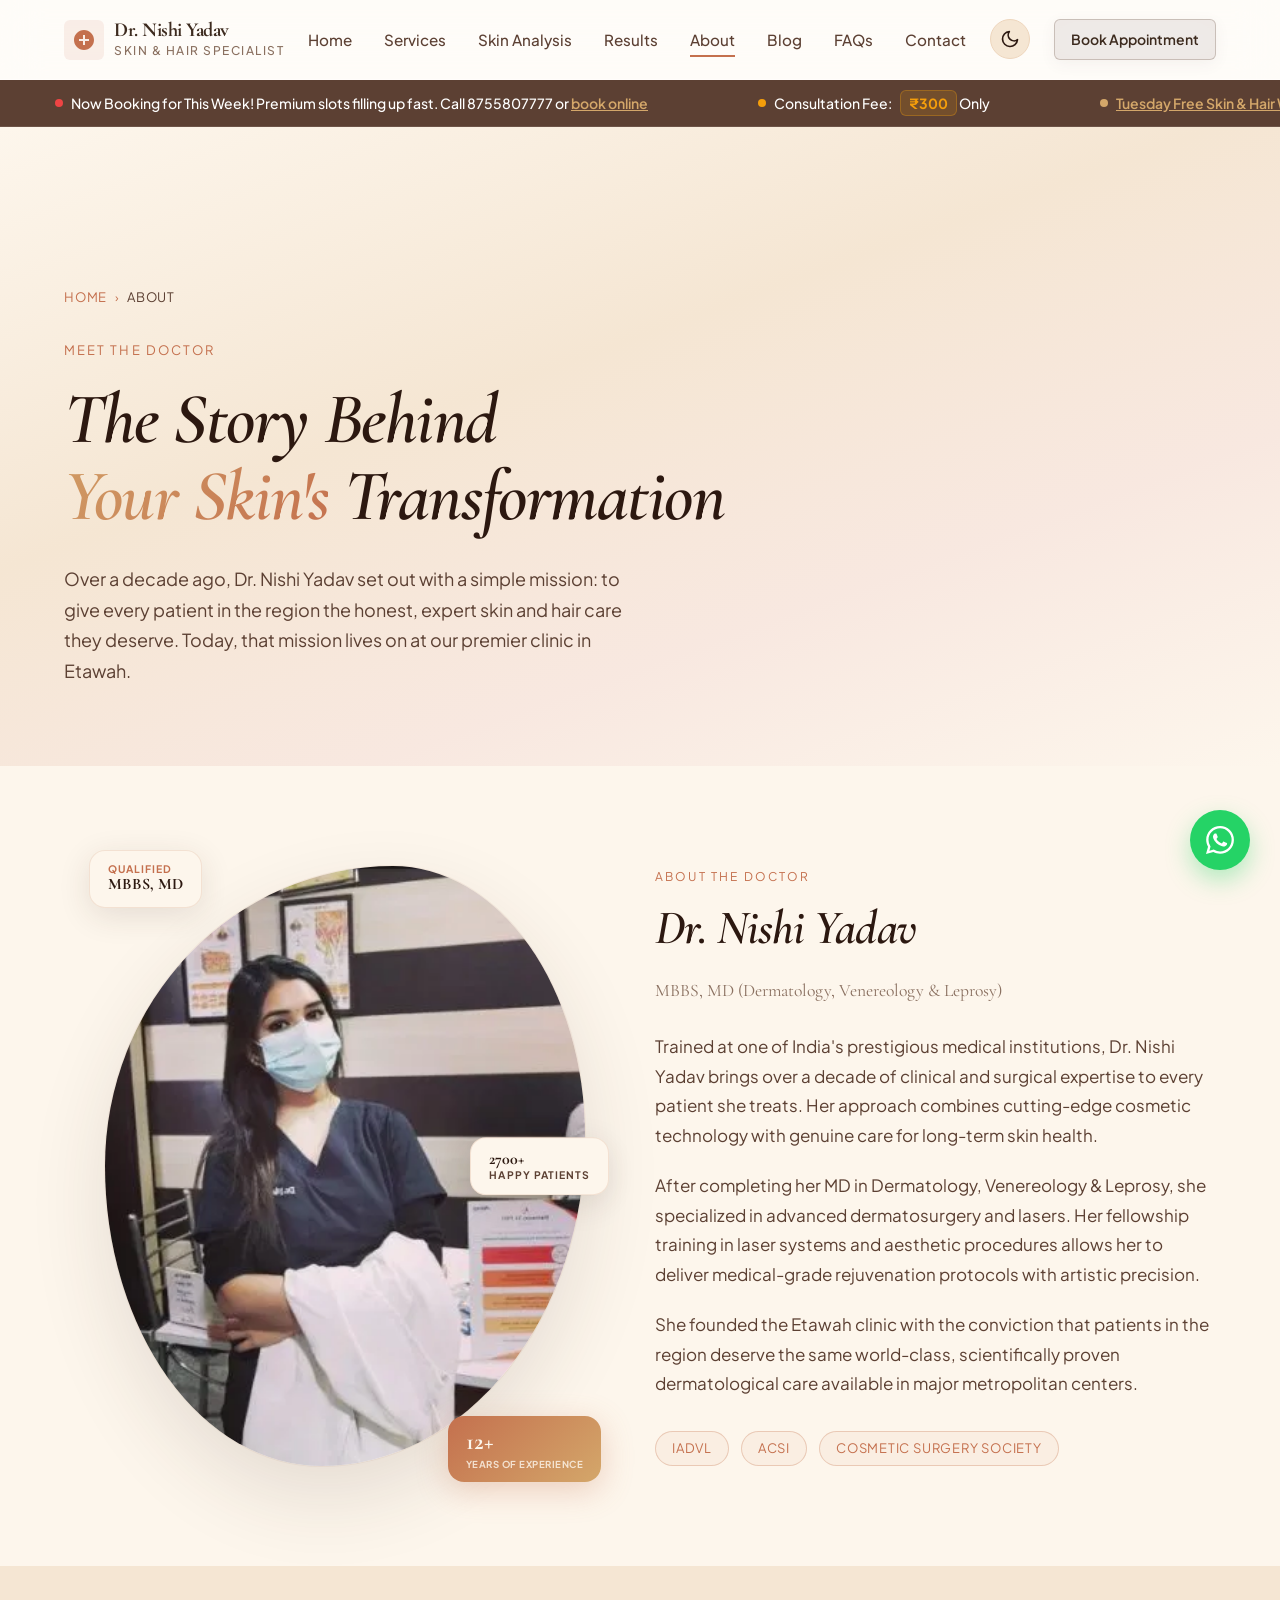
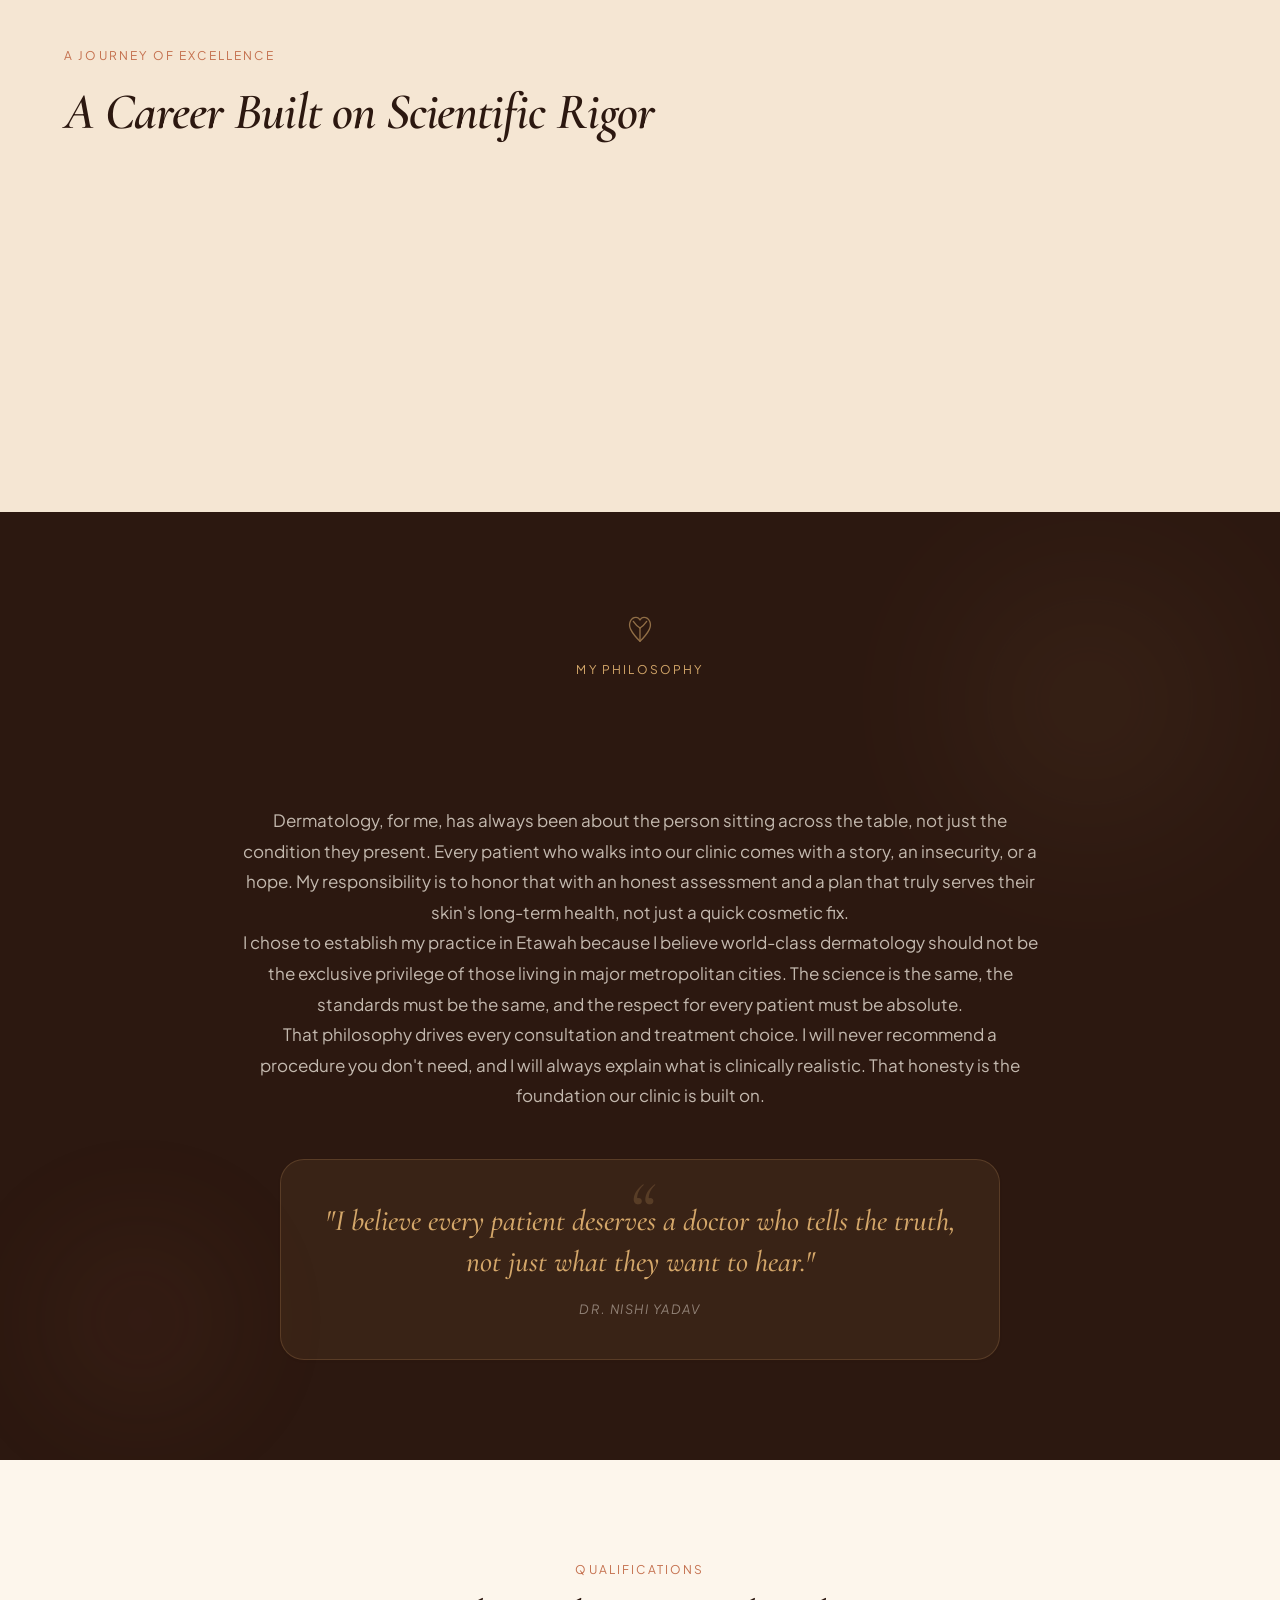
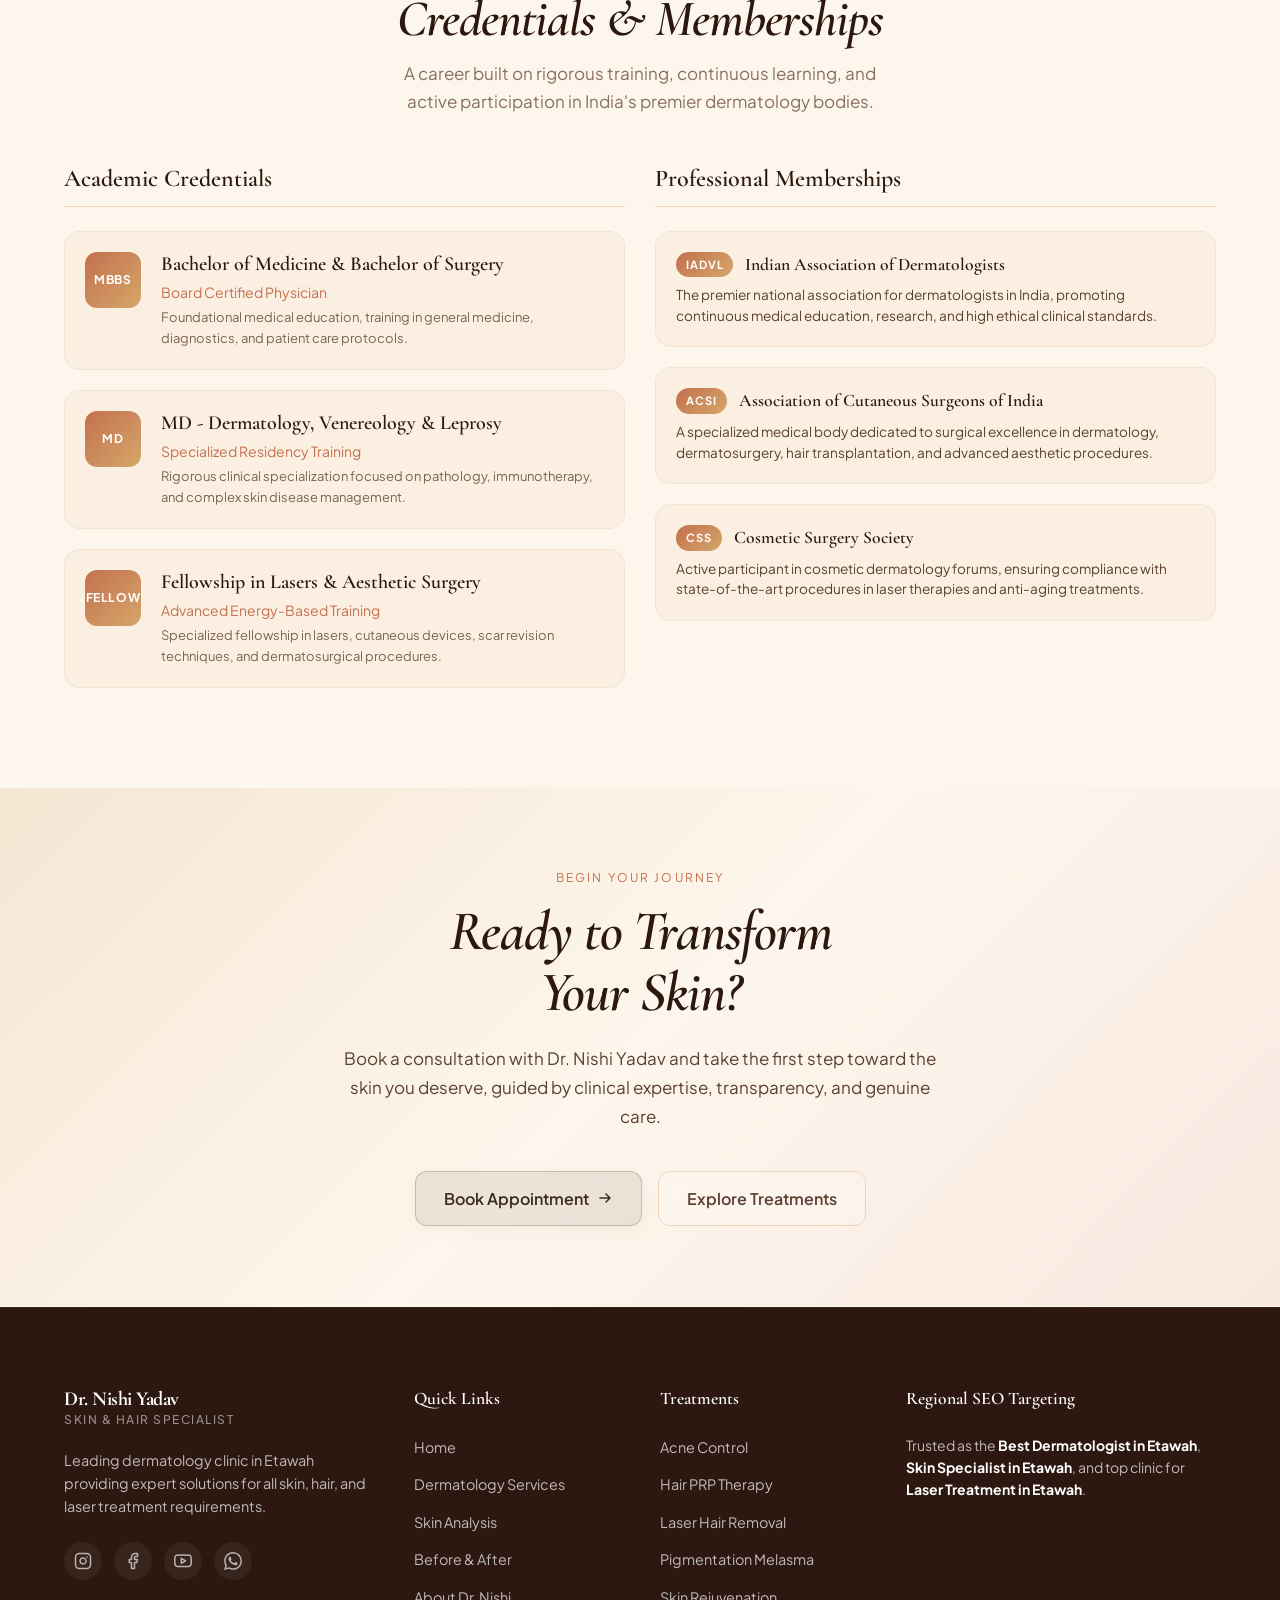
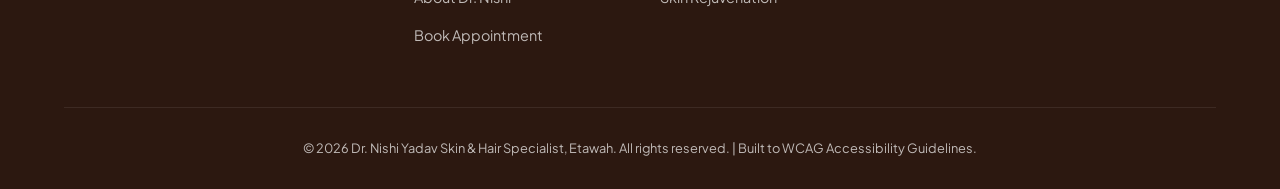
<file: about.html>
<!DOCTYPE html>
<html lang="en">
<head>
    <meta charset="UTF-8">
    <meta name="viewport" content="width=device-width, initial-scale=1.0">
    
    <!-- Primary SEO Meta Tags -->
    <title>Dr. Nishi Yadav | Best Skin & Hair Specialist in Etawah</title>
    <meta name="description" content="Etawah's trusted dermatologist and skin/hair expert. Dr. Nishi Yadav offers advanced skin care, hair fall, laser, and acne treatments. Book your consultation today.">
    <meta name="keywords" content="Best Dermatologist in Etawah, Skin Specialist in Etawah, Hair Specialist in Etawah, Laser Treatment in Etawah, Acne Treatment in Etawah, Dr Nishi Yadav Etawah">
    <meta name="author" content="Dr. Nishi Yadav Skin & Hair Specialist">
    
    <!-- Open Graph / Facebook -->
    <meta property="og:type" content="website">
    <meta property="og:title" content="Dr. Nishi Yadav | Best Skin & Hair Specialist in Etawah">
    <meta property="og:description" content="Etawah's trusted clinic for advanced dermatology, hair care, laser hair removal, and acne treatment. Led by expert dermatologist Dr. Nishi Yadav.">
    <meta property="og:url" content="https://drnishiyadavskin.com">
    
    <!-- Twitter -->
    <meta name="twitter:card" content="summary_large_image">
    <meta name="twitter:title" content="Dr. Nishi Yadav | Best Skin & Hair Specialist in Etawah">
    <meta name="twitter:description" content="Advanced dermatology treatments designed for healthy skin, stronger hair, and renewed confidence in Etawah.">
    
    <!-- Google Fonts -->
    <link rel="preconnect" href="https://fonts.googleapis.com">
    <link rel="preconnect" href="https://fonts.gstatic.com" crossorigin>
    <link href="https://fonts.googleapis.com/css2?family=Cormorant+Garamond:ital,wght@0,300;0,400;0,500;0,600;0,700;1,300;1,400;1,500;1,600;1,700&family=Plus+Jakarta+Sans:wght@300;400;500;600;700;800&display=swap" rel="stylesheet">
    
    <!-- Custom CSS -->
    <link rel="stylesheet" href="styles.css">
    
    <!-- Structured Data (Local Business Schema) -->
    <script type="application/ld+json">
    {
      "@context": "https://schema.org",
      "@type": "Dermatology",
      "name": "Dr. Nishi Yadav Skin & Hair Specialist",
      "image": "https://drnishiyadavskin.com/images/clinic-og.jpg",
      "url": "https://drnishiyadavskin.com",
      "telephone": "+918755807777",
      "priceRange": "$$",
      "address": {
        "@type": "PostalAddress",
        "streetAddress": "Near Gyan Mandir Road, Ashok Nagar, Friends Colony",
        "addressLocality": "Etawah",
        "addressRegion": "Uttar Pradesh",
        "postalCode": "206001",
        "addressCountry": "IN"
      },
      "geo": {
        "@type": "GeoCoordinates",
        "latitude": 26.7915,
        "longitude": 79.0142
      },
      "openingHoursSpecification": {
        "@type": "OpeningHoursSpecification",
        "dayOfWeek": [
          "Monday",
          "Tuesday",
          "Wednesday",
          "Thursday",
          "Friday",
          "Saturday"
        ],
        "opens": "10:00",
        "closes": "19:00"
      },
      "sameAs": [
        "https://www.google.com/maps?cid=YOUR_CID_HERE"
      ],
      "aggregateRating": {
        "@type": "AggregateRating",
        "ratingValue": "4.9",
        "reviewCount": "2712"
      }
    }
    </script>
</head>
<body>

    <!-- Sticky Header & Nav -->
    <header class="main-header">
        <div class="header-container">
            <a href="index.html" class="logo">
                <span class="logo-icon">
                    <svg width="24" height="24" viewBox="0 0 24 24" fill="none" xmlns="http://www.w3.org/2000/svg">
                        <path d="M12 2C6.48 2 2 6.48 2 12C2 17.52 6.48 22 12 22C17.52 22 22 17.52 22 12C22 6.48 17.52 2 12 2ZM13 17H11V13H7V11H11V7H13V11H17V13H13V17Z" fill="currentColor"/>
                    </svg>
                </span>
                <div class="logo-text">
                    <span class="brand-title">Dr. Nishi Yadav</span>
                    <span class="brand-subtitle">Skin & Hair Specialist</span>
                </div>
            </a>
            
            <nav class="main-nav" id="main-nav">
                <ul>
                    <li><a href="index.html" class="nav-link">Home</a></li>
                    <li><a href="services.html" class="nav-link">Services</a></li>
                    <li><a href="skin-analysis.html" class="nav-link">Skin Analysis</a></li>
                    <li><a href="before-after.html" class="nav-link">Results</a></li>
                    <li><a href="about.html" class="nav-link active">About</a></li>
                    <li><a href="blog.html" class="nav-link">Blog</a></li>
                    <li><a href="faq.html" class="nav-link">FAQs</a></li>
                    <li><a href="contact.html" class="nav-link">Contact</a></li>
                </ul>
            </nav>
            
            <div class="header-actions">
                <button id="theme-toggle" class="theme-toggle-btn" aria-label="Toggle Theme">
                    <!-- Sun icon for dark mode -->
                    <svg class="sun-icon" width="20" height="20" viewBox="0 0 24 24" fill="none" stroke="currentColor" stroke-width="2" stroke-linecap="round" stroke-linejoin="round"><circle cx="12" cy="12" r="5"/><line x1="12" y1="1" x2="12" y2="3"/><line x1="12" y1="21" x2="12" y2="23"/><line x1="4.22" y1="4.22" x2="5.64" y2="5.64"/><line x1="18.36" y1="18.36" x2="19.78" y2="19.78"/><line x1="1" y1="12" x2="3" y2="12"/><line x1="21" y1="12" x2="23" y2="12"/><line x1="4.22" y1="19.78" x2="5.64" y2="18.36"/><line x1="18.36" y1="5.64" x2="19.78" y2="4.22"/></svg>
                    <!-- Moon icon for light mode -->
                    <svg class="moon-icon" width="20" height="20" viewBox="0 0 24 24" fill="none" stroke="currentColor" stroke-width="2" stroke-linecap="round" stroke-linejoin="round"><path d="M21 12.79A9 9 0 1 1 11.21 3 7 7 0 0 0 21 12.79z"/></svg>
                </button>
                <a href="#booking" class="btn btn-primary btn-sm header-cta">Book Appointment</a>
                <button class="mobile-menu-toggle" id="menu-toggle" aria-label="Toggle Menu">
                    <span></span>
                    <span></span>
                    <span></span>
                </button>
            </div>
        </div>
    </header>

    <!-- Urgency/Trust Banner (Marquee Ticker) -->
    <div class="top-announcement" id="top-announcement">
        <div class="announcement-track">
            <div class="announcement-item">
                <span class="pulse-dot"></span>
                <span>Now Booking for This Week! Premium slots filling up fast. Call 8755807777 or <a href="#booking" class="announcement-link">book online</a></span>
            </div>
            <div class="announcement-item">
                <span class="pulse-dot fee-dot"></span>
                <span>Consultation Fee: <span class="announcement-fee-badge">₹300</span> Only</span>
            </div>
            <div class="announcement-item">
                <span class="pulse-dot camp-dot"></span>
                <span><a href="#booking" class="announcement-link">Tuesday Free Skin & Hair Wellness Initiative</a></span>
            </div>
            <!-- Duplicate set for seamless looping ticker -->
            <div class="announcement-item">
                <span class="pulse-dot"></span>
                <span>Now Booking for This Week! Premium slots filling up fast. Call 8755807777 or <a href="#booking" class="announcement-link">book online</a></span>
            </div>
            <div class="announcement-item">
                <span class="pulse-dot fee-dot"></span>
                <span>Consultation Fee: <span class="announcement-fee-badge">₹300</span> Only</span>
            </div>
            <div class="announcement-item">
                <span class="pulse-dot camp-dot"></span>
                <span><a href="#booking" class="announcement-link">Tuesday Free Skin & Hair Wellness Initiative</a></span>
            </div>
        </div>
    </div>

    <main style="background:var(--bg-light)">
        <!-- About Hero Section -->
        <section class="relative min-h-[60vh] flex items-end pb-16 pt-40 overflow-hidden" style="background:linear-gradient(160deg, var(--bg-light) 0%, var(--bg-alt) 40%, #F8E8E0 70%, var(--bg-light) 100%); position: relative; padding-top: 160px; padding-bottom: 80px;">
            <div class="absolute top-20 right-20 w-80 h-80 rounded-full opacity-30 pointer-events-none" style="background:radial-gradient(circle, var(--accent) 0%, transparent 70%); filter:blur(60px); position: absolute; top: 80px; right: 80px;"></div>
            <div class="absolute bottom-0 left-10 w-60 h-60 rounded-full opacity-20 pointer-events-none" style="background:radial-gradient(circle, var(--accent-light) 0%, transparent 70%); filter:blur(50px); position: absolute; bottom: 0; left: 40px;"></div>
            <div class="container w-full">
                <!-- Breadcrumb Nav -->
                <nav class="flex items-center gap-2 mb-8" style="display:flex; align-items:center; gap: 8px; margin-bottom: 32px;">
                    <a style="font-family:var(--font-body); font-size:0.8125rem; color:var(--accent); letter-spacing:0.06em; text-transform:uppercase; text-decoration:none" href="index.html">Home</a>
                    <span style="color:var(--accent); font-size:0.75rem">›</span>
                    <span style="font-family:var(--font-body); font-size:0.8125rem; color:var(--text-main); letter-spacing:0.06em; text-transform:uppercase">About</span>
                </nav>
                <div class="max-w-3xl" style="max-width: 768px;">
                    <p style="font-family:var(--font-accent); font-size:0.8125rem; letter-spacing:0.16em; text-transform:uppercase; color:var(--accent); margin-bottom:1.25rem;">Meet the Doctor</p>
                    <h1 style="font-family:var(--font-display); font-size:clamp(2.75rem, 6vw, 4.5rem); font-weight:600; font-style:italic; line-height:1.08; color:var(--text-title); letter-spacing:-0.02em; margin-bottom:1.75rem;">
                        The Story Behind<br>
                        <span class="dual-tone-accent">Your Skin's</span> Transformation
                    </h1>
                    <p style="font-family:var(--font-body); font-size:1.125rem; line-height:1.7; color:var(--text-main); max-width:560px;">
                        Over a decade ago, Dr. Nishi Yadav set out with a simple mission: to give every patient in the region the honest, expert skin and hair care they deserve. Today, that mission lives on at our premier clinic in Etawah.
                    </p>
                </div>
            </div>
        </section>

        <!-- Doctor Details Profile Section -->
        <section class="py-24 lg:py-32" style="padding: 100px 0;">
            <div class="container">
                <div class="grid grid-2-col align-items-center">
                    <!-- Photo Column -->
                    <div class="doctor-photo-organic">
                        <div class="doctor-photo-organic-shape">
                            <img src="dr_nishi.png" alt="Dr. Nishi Yadav - Skin & Hair Specialist">
                        </div>
                        
                        <!-- Floating Badges -->
                        <div class="photo-floating-badge badge-top-left">
                            <p class="badge-tag">QUALIFIED</p>
                            <p class="badge-title">MBBS, MD</p>
                        </div>
                        <div class="photo-floating-badge badge-bottom-right">
                            <p class="badge-title" style="margin-bottom:2px">12+</p>
                            <p class="badge-tag" style="font-size:0.6rem; letter-spacing:0.05em">Years of Experience</p>
                        </div>
                        <div class="photo-floating-badge badge-center-right">
                            <p class="badge-title">2700+</p>
                            <p class="badge-tag" style="color:var(--text-main)">Happy Patients</p>
                        </div>
                    </div>
                    
                    <!-- Biography Text Column -->
                    <div>
                        <p style="font-family:var(--font-accent); font-size:0.75rem; letter-spacing:0.18em; text-transform:uppercase; color:var(--accent); margin-bottom:1rem;">About the Doctor</p>
                        <h2 style="font-family:var(--font-display); font-size:clamp(2rem, 4vw, 3rem); font-weight:600; font-style:italic; line-height:1.1; color:var(--text-title); letter-spacing:-0.02em; margin-bottom:1.5rem;">
                            Dr. Nishi Yadav<br>
                            <span style="font-size:1.1rem; font-style:normal; font-weight:400; color:var(--text-muted); letter-spacing:0">MBBS, MD (Dermatology, Venereology & Leprosy)</span>
                        </h2>
                        <p style="font-family:var(--font-body); font-size:1.0625rem; line-height:1.75; color:var(--text-main); margin-bottom:1.25rem;">
                            Trained at one of India's prestigious medical institutions, Dr. Nishi Yadav brings over a decade of clinical and surgical expertise to every patient she treats. Her approach combines cutting-edge cosmetic technology with genuine care for long-term skin health.
                        </p>
                        <p style="font-family:var(--font-body); font-size:1.0625rem; line-height:1.75; color:var(--text-main); margin-bottom:1.25rem;">
                            After completing her MD in Dermatology, Venereology & Leprosy, she specialized in advanced dermatosurgery and lasers. Her fellowship training in laser systems and aesthetic procedures allows her to deliver medical-grade rejuvenation protocols with artistic precision.
                        </p>
                        <p style="font-family:var(--font-body); font-size:1.0625rem; line-height:1.75; color:var(--text-main); margin-bottom:2rem;">
                            She founded the Etawah clinic with the conviction that patients in the region deserve the same world-class, scientifically proven dermatological care available in major metropolitan centers.
                        </p>
                        
                        <!-- Membership tags -->
                        <div style="display:flex; flex-wrap:wrap; gap:12px;">
                            <span class="px-4 py-1.5 rounded-full text-sm font-medium" style="font-family:var(--font-accent); font-size:0.8125rem; letter-spacing:0.06em; color:var(--accent); border:1.5px solid rgba(196,112,78,0.3); background:rgba(196,112,78,0.06); padding:6px 16px; border-radius:9999px;">IADVL</span>
                            <span class="px-4 py-1.5 rounded-full text-sm font-medium" style="font-family:var(--font-accent); font-size:0.8125rem; letter-spacing:0.06em; color:var(--accent); border:1.5px solid rgba(196,112,78,0.3); background:rgba(196,112,78,0.06); padding:6px 16px; border-radius:9999px;">ACSI</span>
                            <span class="px-4 py-1.5 rounded-full text-sm font-medium" style="font-family:var(--font-accent); font-size:0.8125rem; letter-spacing:0.06em; color:var(--accent); border:1.5px solid rgba(196,112,78,0.3); background:rgba(196,112,78,0.06); padding:6px 16px; border-radius:9999px;">COSMETIC SURGERY SOCIETY</span>
                        </div>
                    </div>
                </div>
            </div>
        </section>

        <!-- Horizontal Scrolling Timeline -->
        <section class="timeline-scroll-section">
            <div class="container" style="padding-bottom: 24px;">
                <p style="font-family:var(--font-accent); font-size:0.75rem; letter-spacing:0.18em; text-transform:uppercase; color:var(--accent); margin-bottom:0.875rem">A Journey of Excellence</p>
                <h2 style="font-family:var(--font-display); font-size:clamp(2rem, 4vw, 3.25rem); font-weight:600; font-style:italic; color:var(--text-title); letter-spacing:-0.02em">A Career Built on Scientific Rigor</h2>
            </div>
            
            <div class="timeline-scroll-container">
                <!-- Node 1 -->
                <div class="timeline-node-item">
                    <div class="timeline-line-connector"></div>
                    <div class="timeline-node-circle">
                        <span>MBBS</span>
                    </div>
                    <h3>Medical School Graduation</h3>
                    <p>Completed her Bachelor of Medicine and Bachelor of Surgery degree, laying a robust scientific foundation in general medicine and surgical principles.</p>
                </div>
                
                <!-- Node 2 -->
                <div class="timeline-node-item">
                    <div class="timeline-line-connector"></div>
                    <div class="timeline-node-circle">
                        <span>MD</span>
                    </div>
                    <h3>MD in Dermatology</h3>
                    <p>Specialized in Dermatology, Venereology & Leprosy, mastering the diagnosis and management of complex skin pathologies and immunological disorders.</p>
                </div>
                
                <!-- Node 3 -->
                <div class="timeline-node-item">
                    <div class="timeline-line-connector"></div>
                    <div class="timeline-node-circle">
                        <span>FELLOW</span>
                    </div>
                    <h3>Aesthetic Fellowship</h3>
                    <p>Completed advanced fellowship training in lasers, dermatosurgery, and aesthetic rejuvenation, gaining clinical expertise in energy-based systems.</p>
                </div>
                
                <!-- Node 4 -->
                <div class="timeline-node-item">
                    <div class="timeline-line-connector"></div>
                    <div class="timeline-node-circle">
                        <span>LEADER</span>
                    </div>
                    <h3>Private Clinical Practice</h3>
                    <p>Established a state-of-the-art practice, becoming a trusted regional authority in advanced dermatosurgery and medical aesthetics.</p>
                </div>
                
                <!-- Node 5 -->
                <div class="timeline-node-item">
                    <div class="timeline-node-circle active">
                        <span style="color:white">PRESENT</span>
                    </div>
                    <h3>Clinic Medical Director</h3>
                    <p>Directs the Etawah clinic, dedicated to clinical excellence, patient-first ethics, and bringing world-class skin and hair technologies to the region.</p>
                </div>
            </div>
        </section>

        <!-- Philosophy Section -->
        <section class="philosophy-banner-section">
            <div class="container">
                <div class="philosophy-tag">
                    <svg width="32" height="32" viewBox="0 0 24 24" fill="none" stroke="currentColor" stroke-width="1" stroke-linecap="round" stroke-linejoin="round"><path d="M12 22C12 22 17 17 19 13C21 9 19 4 15 4C13 4 12 6 12 6C12 6 11 4 9 4C5 4 3 9 5 13C7 17 12 22 12 22Z"></path><path d="M12 22V12"></path><path d="M12 12C12 12 15 10 17 7"></path><path d="M12 12C12 12 9 10 7 7"></path></svg>
                    My Philosophy
                </div>
                <h2 class="philosophy-title">Why I Practice</h2>
                
                <div class="philosophy-body-text">
                    <p>Dermatology, for me, has always been about the person sitting across the table, not just the condition they present. Every patient who walks into our clinic comes with a story, an insecurity, or a hope. My responsibility is to honor that with an honest assessment and a plan that truly serves their skin's long-term health, not just a quick cosmetic fix.</p>
                    <p>I chose to establish my practice in Etawah because I believe world-class dermatology should not be the exclusive privilege of those living in major metropolitan cities. The science is the same, the standards must be the same, and the respect for every patient must be absolute.</p>
                    <p>That philosophy drives every consultation and treatment choice. I will never recommend a procedure you don't need, and I will always explain what is clinically realistic. That honesty is the foundation our clinic is built on.</p>
                </div>
                
                <blockquote class="philosophy-blockquote">
                    <p style="color:var(--accent-light)">"I believe every patient deserves a doctor who tells the truth, not just what they want to hear."</p>
                    <footer>Dr. Nishi Yadav</footer>
                </blockquote>
            </div>
        </section>

        <!-- Credentials & Memberships Details -->
        <section class="py-24 lg:py-32" style="padding:100px 0;">
            <div class="container">
                <div class="section-header text-center" style="margin-bottom:48px;">
                    <p style="font-family:var(--font-accent); font-size:0.75rem; letter-spacing:0.18em; text-transform:uppercase; color:var(--accent); margin-bottom:8px">Qualifications</p>
                    <h2 style="font-family:var(--font-display); font-size:clamp(2rem, 4vw, 3.25rem); font-weight:600; font-style:italic; color:var(--text-title); letter-spacing:-0.02em; margin-bottom:8px">Credentials & Memberships</h2>
                    <p style="font-family:var(--font-body); font-size:1.0625rem; color:var(--text-muted); max-width:500px; margin:0 auto; line-height:1.65">A career built on rigorous training, continuous learning, and active participation in India's premier dermatology bodies.</p>
                </div>
                
                <div class="grid grid-2-col">
                    <!-- Left: Academic Credentials -->
                    <div>
                        <h3 style="font-family:var(--font-display); font-size:1.5rem; font-weight:600; color:var(--text-title); margin-bottom:1.5rem; padding-bottom:0.75rem; border-bottom:1px solid var(--border);">Academic Credentials</h3>
                        <div style="display:flex; flex-direction:column; gap:20px;">
                            <!-- MBBS -->
                            <div class="credentials-card-link">
                                <div class="year-badge">
                                    <span>MBBS</span>
                                </div>
                                <div class="details">
                                    <h4>Bachelor of Medicine & Bachelor of Surgery</h4>
                                    <p class="institute">Board Certified Physician</p>
                                    <p class="desc">Foundational medical education, training in general medicine, diagnostics, and patient care protocols.</p>
                                </div>
                            </div>
                            
                            <!-- MD -->
                            <div class="credentials-card-link">
                                <div class="year-badge">
                                    <span>MD</span>
                                </div>
                                <div class="details">
                                    <h4>MD - Dermatology, Venereology & Leprosy</h4>
                                    <p class="institute">Specialized Residency Training</p>
                                    <p class="desc">Rigorous clinical specialization focused on pathology, immunotherapy, and complex skin disease management.</p>
                                </div>
                            </div>
                            
                            <!-- Fellowship -->
                            <div class="credentials-card-link">
                                <div class="year-badge">
                                    <span>FELLOW</span>
                                </div>
                                <div class="details">
                                    <h4>Fellowship in Lasers & Aesthetic Surgery</h4>
                                    <p class="institute">Advanced Energy-Based Training</p>
                                    <p class="desc">Specialized fellowship in lasers, cutaneous devices, scar revision techniques, and dermatosurgical procedures.</p>
                                </div>
                            </div>
                        </div>
                    </div>
                    
                    <!-- Right: Professional Memberships -->
                    <div>
                        <h3 style="font-family:var(--font-display); font-size:1.5rem; font-weight:600; color:var(--text-title); margin-bottom:1.5rem; padding-bottom:0.75rem; border-bottom:1px solid var(--border);">Professional Memberships</h3>
                        <div style="display:flex; flex-direction:column; gap:20px;">
                            <!-- Membership 1 -->
                            <div class="membership-list-card">
                                <div class="membership-card-header">
                                    <span class="abbr-badge">IADVL</span>
                                    <h4>Indian Association of Dermatologists</h4>
                                </div>
                                <p>The premier national association for dermatologists in India, promoting continuous medical education, research, and high ethical clinical standards.</p>
                            </div>
                            
                            <!-- Membership 2 -->
                            <div class="membership-list-card">
                                <div class="membership-card-header">
                                    <span class="abbr-badge">ACSI</span>
                                    <h4>Association of Cutaneous Surgeons of India</h4>
                                </div>
                                <p>A specialized medical body dedicated to surgical excellence in dermatology, dermatosurgery, hair transplantation, and advanced aesthetic procedures.</p>
                            </div>
                            
                            <!-- Membership 3 -->
                            <div class="membership-list-card">
                                <div class="membership-card-header">
                                    <span class="abbr-badge">CSS</span>
                                    <h4>Cosmetic Surgery Society</h4>
                                </div>
                                <p>Active participant in cosmetic dermatology forums, ensuring compliance with state-of-the-art procedures in laser therapies and anti-aging treatments.</p>
                            </div>
                        </div>
                    </div>
                </div>
            </div>
        </section>

        <!-- Call To Action Section -->
        <section class="py-20 lg:py-28" style="background:linear-gradient(135deg, var(--bg-alt) 0%, var(--bg-light) 50%, #F8E8E0 100%); padding: 80px 0;">
            <div class="container text-center" style="text-align:center;">
                <p style="font-family:var(--font-accent); font-size:0.75rem; letter-spacing:0.18em; text-transform:uppercase; color:var(--accent); margin-bottom:0.875rem">Begin Your Journey</p>
                <h2 style="font-family:var(--font-display); font-size:clamp(2rem, 5vw, 3.5rem); font-weight:600; font-style:italic; color:var(--text-title); letter-spacing:-0.02em; line-height:1.1; margin-bottom:1.25rem;">
                    Ready to Transform<br>Your Skin?
                </h2>
                <p style="font-family:var(--font-body); font-size:1.0625rem; color:var(--text-main); line-height:1.7; margin-bottom:2.5rem; max-width: 600px; margin-left: auto; margin-right: auto;">
                    Book a consultation with Dr. Nishi Yadav and take the first step toward the skin you deserve, guided by clinical expertise, transparency, and genuine care.
                </p>
                <div class="flex flex-col sm:flex-row items-center justify-center gap-4" style="display:flex; justify-content:center; gap: 16px; align-items:center;">
                    <a class="btn btn-primary" href="#booking">Book Appointment<svg width="16" height="16" viewBox="0 0 16 16" fill="none" aria-hidden="true"><path d="M3 8h10M9 4l4 4-4 4" stroke="currentColor" stroke-width="1.5" stroke-linecap="round" stroke-linejoin="round"></path></svg></a>
                    <a class="btn btn-outline" href="services.html">Explore Treatments</a>
                </div>
            </div>
        </section>
    </main>

        <div id="booking-modal" class="booking-modal">
            <div class="booking-modal-container animate-fade-in">
                <button class="close-booking-modal" id="close-booking-modal" aria-label="Close Booking Form">&times;</button>
                <div class="booking-card">
                    <div class="booking-header text-center">
                        <h2>Schedule Your Appointment</h2>
                        <p>Fill out the form below to secure your consultation. Our desk will contact you to finalize the exact slot.</p>
                    </div>
                    
                    <!-- Form Progress Bar -->
                    <div class="form-progress">
                        <div class="progress-step active" id="prog-step-1"><span>1</span><label>Treatment</label></div>
                        <div class="progress-step" id="prog-step-2"><span>2</span><label>Details</label></div>
                        <div class="progress-step" id="prog-step-3"><span>3</span><label>Schedule</label></div>
                        <div class="progress-step" id="prog-step-4"><span>4</span><label>Payment</label></div>
                        <div class="progress-step" id="prog-step-5"><span>5</span><label>Confirm</label></div>
                    </div>
                    
                    <form id="appointment-form" class="appointment-form" novalidate>
                        
                        <!-- Step 1: Treatment Category -->
                        <div class="form-step active" id="step-1">
                            <h3>Choose Treatment Type</h3>
                            <p class="step-desc">Select the area of concern you want to address during your appointment.</p>
                            
                            <div class="treatment-select-grid">
                                <label class="treatment-option">
                                    <input type="radio" name="treatmentType" value="Skin Care / Acne" checked>
                                    <div class="option-content">
                                        <span class="icon">✨</span>
                                        <strong>Skin Care</strong>
                                        <span>Acne, Melasma, Allergies</span>
                                    </div>
                                </label>
                                <label class="treatment-option">
                                    <input type="radio" name="treatmentType" value="Hair Loss / PRP">
                                    <div class="option-content">
                                        <span class="icon">💇</span>
                                        <strong>Hair Treatments</strong>
                                        <span>Hair Fall, Dandruff, PRP</span>
                                    </div>
                                </label>
                                <label class="treatment-option">
                                    <input type="radio" name="treatmentType" value="Laser Procedures">
                                    <div class="option-content">
                                        <span class="icon">⚡</span>
                                        <strong>Laser Treatment</strong>
                                        <span>Hair Reduction, Scars</span>
                                    </div>
                                </label>
                                <label class="treatment-option">
                                    <input type="radio" name="treatmentType" value="General Consultation">
                                    <div class="option-content">
                                        <span class="icon">🩺</span>
                                        <strong>General Dermatology</strong>
                                        <span>Medical consult & checks</span>
                                    </div>
                                </label>
                            </div>
                            
                            <div class="form-actions text-right">
                                <button type="button" class="btn btn-primary next-step-btn" data-next="2">Continue &rarr;</button>
                            </div>
                        </div>
                        
                        <!-- Step 2: Personal Details -->
                        <div class="form-step" id="step-2">
                            <h3>Enter Patient Details</h3>
                            <p class="step-desc">All information is securely stored and kept strictly confidential.</p>
                            
                            <div class="form-grid">
                                <div class="form-group full-width">
                                    <label for="p-name">Full Name <span class="required">*</span></label>
                                    <input type="text" id="p-name" name="patientName" required placeholder="John Doe">
                                    <span class="error-message">Please enter your name.</span>
                                </div>
                                <div class="form-group">
                                    <label for="p-phone">Phone Number (WhatsApp) <span class="required">*</span></label>
                                    <input type="tel" id="p-phone" name="patientPhone" required placeholder="e.g. 8755807777">
                                    <span class="error-message">Please enter a valid 10-digit number.</span>
                                </div>
                                <div class="form-group">
                                    <label for="p-email">Email Address</label>
                                    <input type="email" id="p-email" name="patientEmail" placeholder="yourname@gmail.com">
                                    <span class="error-message">Please enter a valid email.</span>
                                </div>
                                <div class="form-group">
                                    <label for="p-age">Age <span class="required">*</span></label>
                                    <input type="number" id="p-age" name="patientAge" required min="1" max="110" placeholder="e.g. 28">
                                    <span class="error-message">Please specify a valid age.</span>
                                </div>
                                <div class="form-group">
                                    <label for="p-gender">Gender <span class="required">*</span></label>
                                    <select id="p-gender" name="patientGender" required>
                                        <option value="" disabled selected>Select Gender</option>
                                        <option value="Female">Female</option>
                                        <option value="Male">Male</option>
                                        <option value="Other">Other</option>
                                    </select>
                                    <span class="error-message">Please select a gender.</span>
                                </div>
                            </div>
                            
                            <div class="form-actions">
                                <button type="button" class="btn btn-outline prev-step-btn" data-prev="1">&larr; Back</button>
                                <button type="button" class="btn btn-primary next-step-btn" data-next="3">Continue &rarr;</button>
                            </div>
                        </div>
                        
                        <!-- Step 3: Date, Time & Notes -->
                        <div class="form-step" id="step-3">
                            <h3>Choose Date & Time</h3>
                            <p class="step-desc">Pick your preferred slot. We will try our best to accommodate this.</p>
                            
                            <div class="form-grid">
                                <div class="form-group">
                                    <label for="p-date">Preferred Date <span class="required">*</span></label>
                                    <input type="date" id="p-date" name="preferredDate" required>
                                    <span class="error-message">Please select a future date.</span>
                                </div>
                                <div class="form-group">
                                    <label for="p-time">Preferred Time Slot <span class="required">*</span></label>
                                    <select id="p-time" name="preferredTime" required>
                                        <option value="" disabled selected>Select Slot</option>
                                        <option value="Morning (10:00 AM - 01:00 PM)">Morning (10:00 AM - 01:00 PM)</option>
                                        <option value="Afternoon (01:00 PM - 04:00 PM)">Afternoon (01:00 PM - 04:00 PM)</option>
                                        <option value="Evening (04:00 PM - 07:00 PM)">Evening (04:00 PM - 07:00 PM)</option>
                                    </select>
                                    <span class="error-message">Please select a slot.</span>
                                </div>
                                <div class="form-group full-width">
                                    <label>Select Skin/Hair Concern(s)</label>
                                    <div class="concern-tags-grid">
                                        <label class="concern-tag">
                                            <input type="checkbox" name="concerns" value="Acne / Pimples">
                                            <span class="tag-label">✨ Acne / Pimples</span>
                                        </label>
                                        <label class="concern-tag">
                                            <input type="checkbox" name="concerns" value="Hair Fall / Thinning">
                                            <span class="tag-label">💇 Hair Fall / Thinning</span>
                                        </label>
                                        <label class="concern-tag">
                                            <input type="checkbox" name="concerns" value="Pigmentation / Dark Spots">
                                            <span class="tag-label">☯ Pigmentation / Spots</span>
                                        </label>
                                        <label class="concern-tag">
                                            <input type="checkbox" name="concerns" value="Skin Allergy / Rashes">
                                            <span class="tag-label">🛡 Skin Allergy / Rashes</span>
                                        </label>
                                        <label class="concern-tag">
                                            <input type="checkbox" name="concerns" value="Dandruff / Scalp Itch">
                                            <span class="tag-label">❄ Dandruff / Scalp Itch</span>
                                        </label>
                                        <label class="concern-tag">
                                            <input type="checkbox" name="concerns" value="Laser Hair Removal">
                                            <span class="tag-label">⚡ Laser Hair Removal</span>
                                        </label>
                                        <label class="concern-tag" id="tag-other-concern">
                                            <input type="checkbox" name="concerns" value="Other" id="chk-other-concern">
                                            <span class="tag-label">📝 Other Concern</span>
                                        </label>
                                    </div>
                                </div>
                                <div class="form-group full-width" id="custom-concern-group" style="display: none;">
                                    <label for="p-notes">Describe Your Custom Concern</label>
                                    <textarea id="p-notes" name="patientNotes" rows="3" placeholder="Describe symptoms, duration, or previous medications here..."></textarea>
                                </div>
                            </div>
                            
                            <!-- Interactive math captcha -->
                            <div class="spam-prevention">
                                <label for="captcha-answer">Verification: Solve the puzzle <span class="required">*</span></label>
                                <div class="captcha-math-container">
                                    <span class="captcha-question" id="captcha-question">Solve: 5 + 7 = </span>
                                    <input type="number" id="captcha-answer" name="captchaAnswer" class="captcha-input" placeholder="?" required>
                                    <button type="button" class="btn btn-outline btn-sm" id="btn-refresh-captcha" aria-label="Refresh Captcha">🔄</button>
                                </div>
                                <span class="error-message captcha-err-msg" id="captcha-error">Incorrect answer. Please solve the security puzzle to proceed.</span>
                            </div>
                            
                            <div class="form-actions">
                                <button type="button" class="btn btn-outline prev-step-btn" data-prev="2">&larr; Back</button>
                                <button type="button" class="btn btn-accent next-step-btn" data-next="4" id="submit-booking-btn">Verify & Continue &rarr;</button>
                            </div>
                        </div>
                        
                        <!-- Step 4: Secure Checkout & Payment -->
                        <div class="form-step" id="step-4">
                            <h3>Secure Consultation Checkout</h3>
                            <p class="step-desc">Select how you would like to proceed with your booking confirmation.</p>
                            
                            <!-- Tuesday Free Camp Alert Notice -->
                            <div class="tuesday-free-camp-notice" id="tuesday-free-camp-notice" style="display: none;">
                                <div class="notice-icon">🎉</div>
                                <div class="notice-body">
                                    <strong>Tuesday Free Skin Camp Applied!</strong>
                                    <span>The ₹300 consultation fee is 100% waived for today. Proceed to confirm your free booking.</span>
                                </div>
                            </div>
                            
                            <!-- Payment Mode Selector -->
                            <div class="payment-options-grid">
                                <label class="payment-option-card active" id="pay-clinic-card">
                                    <input type="radio" name="paymentOption" value="Pay at Clinic" checked>
                                    <div class="pay-option-content">
                                        <div class="pay-option-header-row">
                                            <div class="pay-option-title" id="pay-clinic-title">Pay at Clinic</div>
                                            <span class="pay-price-badge" id="pay-clinic-price">₹300</span>
                                        </div>
                                        <div class="pay-option-desc" id="pay-clinic-desc">₹0 Now. Pay at the clinical desk during check-in.</div>
                                    </div>
                                </label>
                                <label class="payment-option-card" id="pay-online-card">
                                    <input type="radio" name="paymentOption" value="Pay Online">
                                    <div class="pay-option-content">
                                        <div class="pay-option-header-row">
                                            <div class="pay-option-title" id="pay-online-title">Pay Online (Priority Lock)</div>
                                            <span class="pay-price-badge highlight" id="pay-online-price">₹300</span>
                                        </div>
                                        <div class="pay-option-desc" id="pay-online-desc">Pay online for a guaranteed priority slot with minimal wait.</div>
                                    </div>
                                </label>
                            </div>

                            <!-- Online Payment Details Area (Visible only when Pay Online is checked) -->
                             <div class="online-payment-details" id="online-payment-details" style="display: none;">
                                 <div class="upi-checkout-wrapper" style="margin-top: 15px;">
                                     <div class="upi-qr-box">
                                         <div class="upi-qr-graphics">
                                             <!-- Simulated QR Code SVG -->
                                             <svg width="150" height="150" viewBox="0 0 100 100" fill="currentColor">
                                                 <!-- Simple QR pattern -->
                                                 <rect x="0" y="0" width="25" height="25" />
                                                 <rect x="5" y="5" width="15" height="15" fill="#fff" />
                                                 <rect x="9" y="9" width="7" height="7" />
                                                 
                                                 <rect x="75" y="0" width="25" height="25" />
                                                 <rect x="80" y="5" width="15" height="15" fill="#fff" />
                                                 <rect x="84" y="9" width="7" height="7" />
                                                 
                                                 <rect x="0" y="75" width="25" height="25" />
                                                 <rect x="5" y="80" width="15" height="15" fill="#fff" />
                                                 <rect x="9" y="84" width="7" height="7" />
                                                 
                                                 <!-- random bits -->
                                                 <rect x="35" y="5" width="10" height="5" />
                                                 <rect x="55" y="10" width="5" height="15" />
                                                 <rect x="30" y="30" width="15" height="15" />
                                                 <rect x="50" y="45" width="20" height="5" />
                                                 <rect x="35" y="60" width="5" height="10" />
                                                 <rect x="80" y="40" width="10" height="20" />
                                                 <rect x="45" y="75" width="15" height="10" />
                                                 <rect x="65" y="80" width="10" height="15" />
                                                 
                                                 <circle cx="50" cy="50" r="10" fill="#0D9488" />
                                                 <path d="M48 46 L50 49 L54 44" stroke="#fff" stroke-width="2" fill="none" />
                                             </svg>
                                         </div>
                                         <div class="upi-timer" id="upi-countdown">05:00</div>
                                         <p class="upi-instruction">Scan QR using Google Pay, PhonePe, Paytm, or BHIM app to complete payment of <strong>₹300</strong>.</p>
                                     </div>
                                     <div class="upi-apps-icons">
                                         <span class="upi-app">GPay</span>
                                         <span class="upi-app">PhonePe</span>
                                         <span class="upi-app">Paytm</span>
                                         <span class="upi-app">BHIM</span>
                                     </div>
                                 </div>
                             </div>

                            <!-- Simulated Payment Gateway Loading Overlay -->
                            <div class="payment-processing-overlay" id="payment-processing-overlay">
                                <div class="processing-content">
                                    <div class="payment-spinner"></div>
                                    <h4 id="processing-status-text">Securing Connection...</h4>
                                    <p>Please do not refresh the page or click back.</p>
                                </div>
                            </div>
                            
                            <div class="form-actions">
                                <button type="button" class="btn btn-outline prev-step-btn" data-prev="3">&larr; Back</button>
                                <button type="submit" class="btn btn-accent" id="submit-payment-btn">Pay & Confirm Booking &rarr;</button>
                            </div>
                        </div>
                        
                        <!-- Step 5: Success & WhatsApp Sync -->
                        <div class="form-step" id="step-5">
                            <div class="success-screen text-center">
                                <div class="success-icon">&#10004;</div>
                                <h3>Booking Request Received!</h3>
                                <p>Thank you for submitting. To expedite confirmation and sync directly with our clinical desk, click the button below to send your details via WhatsApp.</p>
                                
                                <div class="booking-summary-box" id="booking-summary-box">
                                    <!-- Built dynamically by app.js -->
                                </div>
                                
                                <a href="#" id="whatsapp-booking-link" target="_blank" rel="noopener noreferrer" class="btn btn-accent btn-lg btn-whatsapp full-width">
                                    <svg width="20" height="20" viewBox="0 0 24 24" fill="currentColor" xmlns="http://www.w3.org/2000/svg">
                                        <path d="M17.472 14.382c-.297-.149-1.758-.867-2.03-.967-.273-.099-.471-.148-.67.15-.197.297-.767.966-.94 1.164-.173.199-.347.223-.644.075-.297-.15-1.255-.463-2.39-1.475-.883-.788-1.48-1.761-1.653-2.059-.173-.297-.018-.458.13-.606.134-.133.298-.347.446-.52.149-.174.198-.298.298-.497.099-.198.05-.371-.025-.52-.075-.149-.669-1.612-.916-2.207-.242-.579-.487-.5-.669-.51-.173-.008-.371-.01-.57-.01-.198 0-.52.074-.792.372-.272.297-1.04 1.016-1.04 2.479 0 1.462 1.065 2.875 1.213 3.074.149.198 2.096 3.2 5.077 4.487.709.306 1.262.489 1.694.625.712.227 1.36.195 1.871.118.571-.085 1.758-.719 2.006-1.413.248-.694.248-1.289.173-1.413-.074-.124-.272-.198-.57-.347m-5.421 7.403h-.004a9.87 9.87 0 01-5.031-1.378l-.361-.214-3.741.982.998-3.648-.235-.374a9.86 9.86 0 01-1.51-5.26c.001-5.45 4.436-9.884 9.888-9.884 2.64 0 5.122 1.03 6.988 2.898a9.825 9.825 0 012.893 6.994c-.003 5.45-4.437 9.884-9.885 9.884m8.413-18.297A11.815 11.815 0 0012.05 0C5.495 0 .16 5.335.157 11.892c0 2.096.547 4.142 1.588 5.945L0 24l6.335-1.662c1.746.953 3.71 1.456 5.704 1.457h.005c6.554 0 11.89-5.335 11.893-11.893a11.821 11.821 0 00-3.48-8.413z"/>
                                    </svg>
                                    Send Booking via WhatsApp
                                </a>
                                <button type="button" class="btn btn-link" id="restart-booking-btn">Book Another Appointment</button>
                            </div>
                        </div>
                    </form>
                </div>
            </div>
        </div>



    <!-- Footer -->
    <footer class="main-footer">
        <div class="container">
            <div class="footer-grid">
                <div class="footer-col brand-col">
                    <a href="index.html" class="logo logo-white">
                        <div class="logo-text">
                            <span class="brand-title">Dr. Nishi Yadav</span>
                            <span class="brand-subtitle">Skin & Hair Specialist</span>
                        </div>
                    </a>
                    <p class="desc">Leading dermatology clinic in Etawah providing expert solutions for all skin, hair, and laser treatment requirements.</p>
                    <div class="footer-social-links">
                        <a href="https://www.instagram.com/drnishidermatologist?utm_source=ig_web_button_share_sheet&igsh=ZDNlZDc0MzIxNw==" target="_blank" rel="noopener noreferrer" aria-label="Instagram">
                            <svg width="18" height="18" viewBox="0 0 24 24" fill="none" stroke="currentColor" stroke-width="2" stroke-linecap="round" stroke-linejoin="round"><rect x="2" y="2" width="20" height="20" rx="5" ry="5"/><path d="M16 11.37A4 4 0 1 1 12.63 8 4 4 0 0 1 16 11.37z"/><line x1="17.5" y1="6.5" x2="17.51" y2="6.5"/></svg>
                        </a>
                        <a href="https://www.facebook.com/112575211218012?ref=NONE_xav_ig_profile_page_web" target="_blank" rel="noopener noreferrer" aria-label="Facebook">
                            <svg width="18" height="18" viewBox="0 0 24 24" fill="none" stroke="currentColor" stroke-width="2" stroke-linecap="round" stroke-linejoin="round"><path d="M18 2h-3a5 5 0 0 0-5 5v3H7v4h3v8h4v-8h3l1-4h-4V7a1 1 0 0 1 1-1h3z"/></svg>
                        </a>
                        <a href="https://youtube.com/@DrNishiYadavdermatologist?si=hTL4FSgKGnMjeE52" target="_blank" rel="noopener noreferrer" aria-label="YouTube">
                            <svg width="18" height="18" viewBox="0 0 24 24" fill="none" stroke="currentColor" stroke-width="2" stroke-linecap="round" stroke-linejoin="round"><path d="M22.54 6.42a2.78 2.78 0 0 0-1.94-2C18.88 4 12 4 12 4s-6.88 0-8.6.46a2.78 2.78 0 0 0-1.94 2A29 29 0 0 0 1 11.75a29 29 0 0 0 .46 5.33A2.78 2.78 0 0 0 3.4 19c1.72.46 8.6.46 8.6.46s6.88 0 8.6-.46a2.78 2.78 0 0 0 1.94-2 29 29 0 0 0 .46-5.25 29 29 0 0 0-.46-5.33z"/><polygon points="9.75 15.02 15.5 11.75 9.75 8.48 9.75 15.02"/></svg>
                        </a>
                        <a href="https://wa.me/918755807777" target="_blank" rel="noopener noreferrer" aria-label="WhatsApp">
                            <svg width="18" height="18" viewBox="0 0 24 24" fill="currentColor"><path d="M17.472 14.382c-.297-.149-1.758-.867-2.03-.967-.273-.099-.471-.148-.67.15-.197.297-.767.966-.94 1.164-.173.199-.347.223-.644.075-.297-.15-1.255-.463-2.39-1.475-.883-.788-1.48-1.761-1.653-2.059-.173-.297-.018-.458.13-.606.134-.133.298-.347.446-.52.149-.174.198-.298.298-.497.099-.198.05-.371-.025-.52-.075-.149-.669-1.612-.916-2.207-.242-.579-.487-.5-.669-.51-.173-.008-.371-.01-.57-.01-.198 0-.52.074-.792.372-.272.297-1.04 1.016-1.04 2.479 0 1.462 1.065 2.875 1.213 3.074.149.198 2.096 3.2 5.077 4.487.709.306 1.262.489 1.694.625.712.227 1.36.195 1.871.118.571-.085 1.758-.719 2.006-1.413.248-.694.248-1.289.173-1.413-.074-.124-.272-.198-.57-.347m-5.421 7.403h-.004a9.87 9.87 0 01-5.031-1.378l-.361-.214-3.741.982.998-3.648-.235-.374a9.86 9.86 0 01-1.51-5.26c.001-5.45 4.436-9.884 9.888-9.884 2.64 0 5.122 1.03 6.988 2.898a9.825 9.825 0 012.893 6.994c-.003 5.45-4.437 9.884-9.885 9.884m8.413-18.297A11.815 11.815 0 0012.05 0C5.495 0 .16 5.335.157 11.892c0 2.096.547 4.142 1.588 5.945L0 24l6.335-1.662c1.746.953 3.71 1.456 5.704 1.457h.005c6.554 0 11.89-5.335 11.893-11.893a11.821 11.821 0 00-3.48-8.413z"/></svg>
                        </a>
                    </div>
                </div>
                <div class="footer-col">
                    <h4>Quick Links</h4>
                    <ul>
                        <li><a href="index.html">Home</a></li>
                        <li><a href="services.html">Dermatology Services</a></li>
                        <li><a href="skin-analysis.html">Skin Analysis</a></li>
                        <li><a href="before-after.html">Before & After</a></li>
                        <li><a href="about.html">About Dr. Nishi</a></li>
                        <li><a href="#booking">Book Appointment</a></li>
                    </ul>
                </div>
                <div class="footer-col">
                    <h4>Treatments</h4>
                    <ul>
                        <li><a href="services.html">Acne Control</a></li>
                        <li><a href="services.html">Hair PRP Therapy</a></li>
                        <li><a href="services.html">Laser Hair Removal</a></li>
                        <li><a href="services.html">Pigmentation Melasma</a></li>
                        <li><a href="services.html">Skin Rejuvenation</a></li>
                    </ul>
                </div>
                <div class="footer-col">
                    <h4>Regional SEO Targeting</h4>
                    <p class="seo-keywords">Trusted as the <strong>Best Dermatologist in Etawah</strong>, <strong>Skin Specialist in Etawah</strong>, and top clinic for <strong>Laser Treatment in Etawah</strong>.</p>
                </div>
            </div>
            <div class="footer-bottom text-center">
                <p>&copy; 2026 Dr. Nishi Yadav Skin & Hair Specialist, Etawah. All rights reserved. | Built to WCAG Accessibility Guidelines.</p>
            </div>
        </div>
    </footer>

    <!-- Floating Sticky Elements -->
    <a href="https://wa.me/918755807777?text=Hi%20Dr.%20Nishi%20Yadav%20Skin%20%26%20Hair%20Specialist,%20I%20would%20like%20to%20inquire%20about%20a%20consultation." 
       target="_blank" rel="noopener noreferrer" 
       class="floating-whatsapp-btn" 
       aria-label="Contact on WhatsApp">
        <svg width="28" height="28" viewBox="0 0 24 24" fill="currentColor" xmlns="http://www.w3.org/2000/svg">
            <path d="M17.472 14.382c-.297-.149-1.758-.867-2.03-.967-.273-.099-.471-.148-.67.15-.197.297-.767.966-.94 1.164-.173.199-.347.223-.644.075-.297-.15-1.255-.463-2.39-1.475-.883-.788-1.48-1.761-1.653-2.059-.173-.297-.018-.458.13-.606.134-.133.298-.347.446-.52.149-.174.198-.298.298-.497.099-.198.05-.371-.025-.52-.075-.149-.669-1.612-.916-2.207-.242-.579-.487-.5-.669-.51-.173-.008-.371-.01-.57-.01-.198 0-.52.074-.792.372-.272.297-1.04 1.016-1.04 2.479 0 1.462 1.065 2.875 1.213 3.074.149.198 2.096 3.2 5.077 4.487.709.306 1.262.489 1.694.625.712.227 1.36.195 1.871.118.571-.085 1.758-.719 2.006-1.413.248-.694.248-1.289.173-1.413-.074-.124-.272-.198-.57-.347m-5.421 7.403h-.004a9.87 9.87 0 01-5.031-1.378l-.361-.214-3.741.982.998-3.648-.235-.374a9.86 9.86 0 01-1.51-5.26c.001-5.45 4.436-9.884 9.888-9.884 2.64 0 5.122 1.03 6.988 2.898a9.825 9.825 0 012.893 6.994c-.003 5.45-4.437 9.884-9.885 9.884m8.413-18.297A11.815 11.815 0 0012.05 0C5.495 0 .16 5.335.157 11.892c0 2.096.547 4.142 1.588 5.945L0 24l6.335-1.662c1.746.953 3.71 1.456 5.704 1.457h.005c6.554 0 11.89-5.335 11.893-11.893a11.821 11.821 0 00-3.48-8.413z"/>
        </svg>
        <span class="tooltip">Inquire on WhatsApp</span>
    </a>

    <!-- Custom Scripts -->
    <script src="app.js"></script>
</body>
</html>
</file>
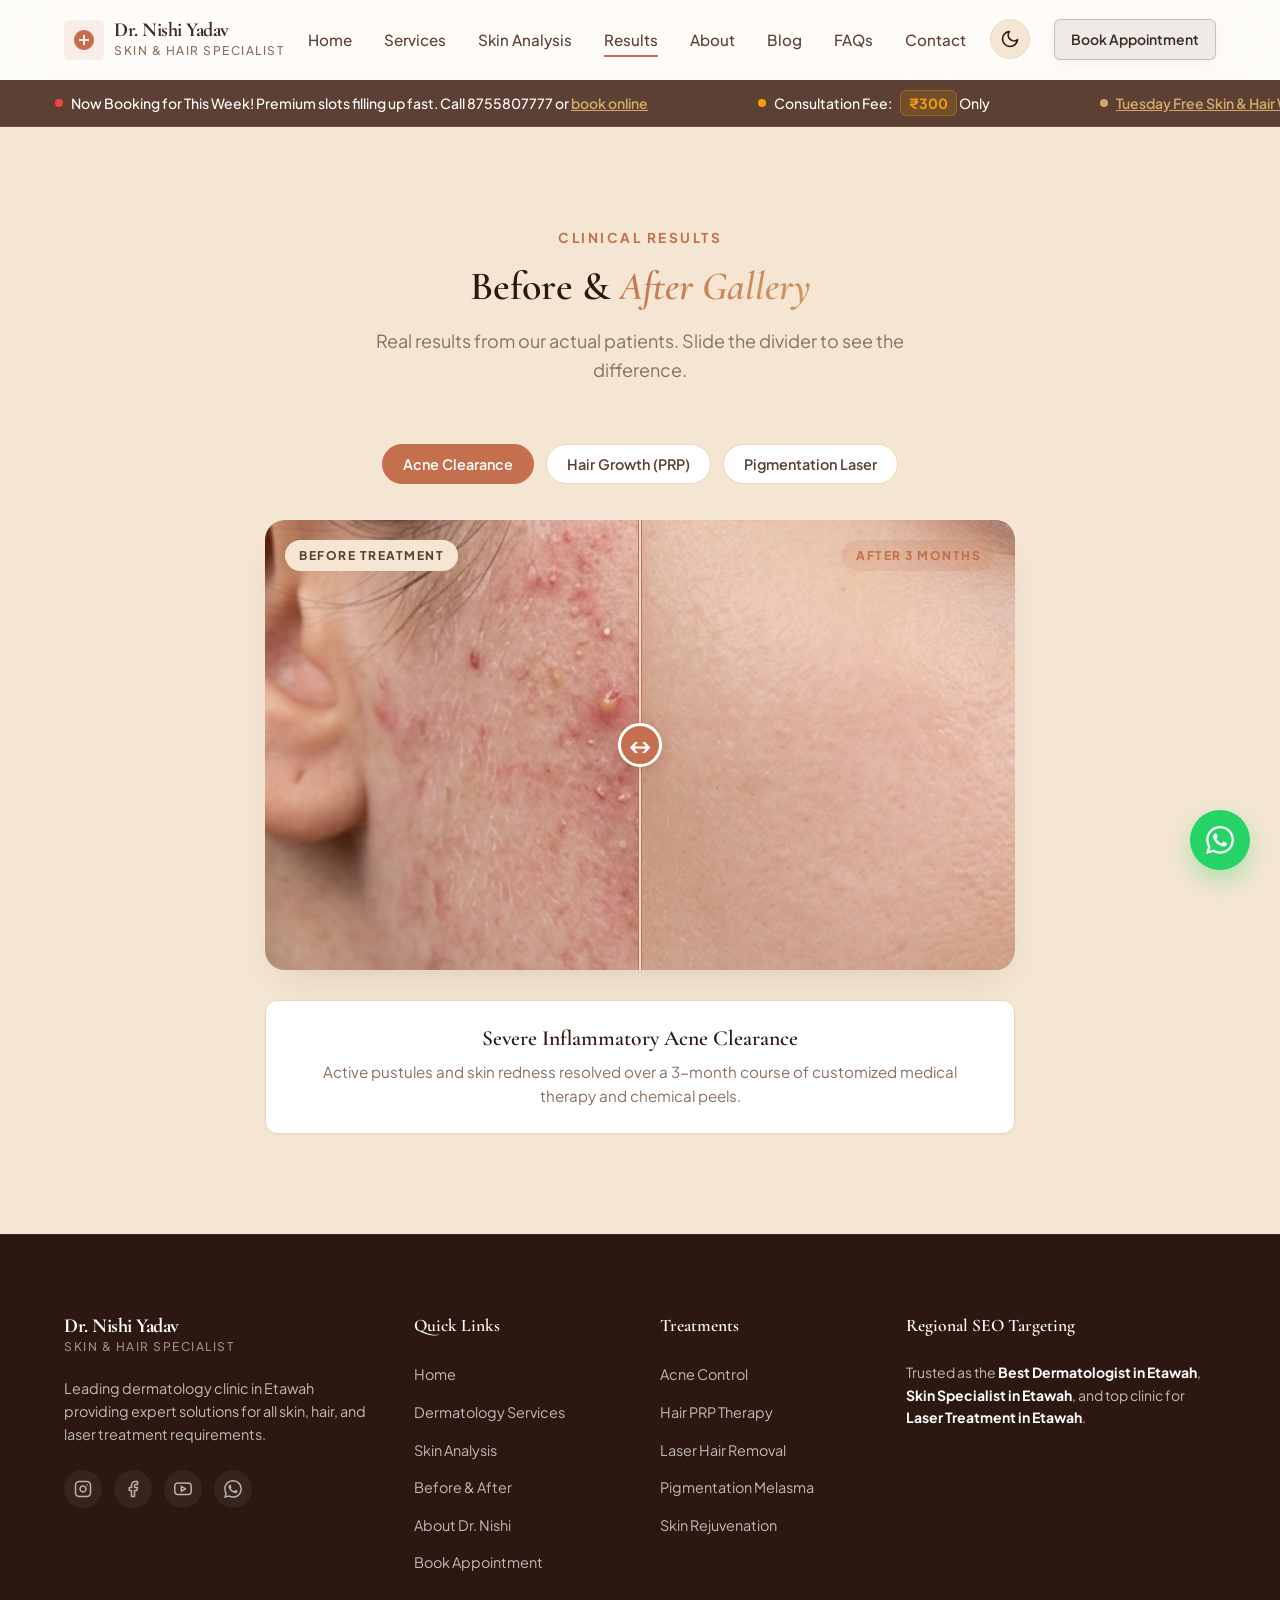
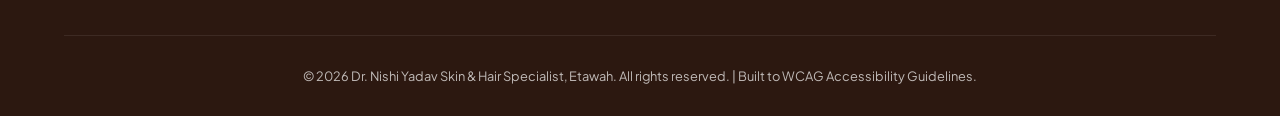
<file: before-after.html>
﻿<!DOCTYPE html>
<html lang="en">
<head>
    <meta charset="UTF-8">
    <meta name="viewport" content="width=device-width, initial-scale=1.0">
    
    <!-- Primary SEO Meta Tags -->
    <title>Dr. Nishi Yadav | Best Skin & Hair Specialist in Etawah</title>
    <meta name="description" content="Etawah's trusted dermatologist and skin/hair expert. Dr. Nishi Yadav offers advanced skin care, hair fall, laser, and acne treatments. Book your consultation today.">
    <meta name="keywords" content="Best Dermatologist in Etawah, Skin Specialist in Etawah, Hair Specialist in Etawah, Laser Treatment in Etawah, Acne Treatment in Etawah, Dr Nishi Yadav Etawah">
    <meta name="author" content="Dr. Nishi Yadav Skin & Hair Specialist">
    
    <!-- Open Graph / Facebook -->
    <meta property="og:type" content="website">
    <meta property="og:title" content="Dr. Nishi Yadav | Best Skin & Hair Specialist in Etawah">
    <meta property="og:description" content="Etawah's trusted clinic for advanced dermatology, hair care, laser hair removal, and acne treatment. Led by expert dermatologist Dr. Nishi Yadav.">
    <meta property="og:url" content="https://drnishiyadavskin.com">
    
    <!-- Twitter -->
    <meta name="twitter:card" content="summary_large_image">
    <meta name="twitter:title" content="Dr. Nishi Yadav | Best Skin & Hair Specialist in Etawah">
    <meta name="twitter:description" content="Advanced dermatology treatments designed for healthy skin, stronger hair, and renewed confidence in Etawah.">
    
    <!-- Google Fonts -->
    <link rel="preconnect" href="https://fonts.googleapis.com">
    <link rel="preconnect" href="https://fonts.gstatic.com" crossorigin>
    <link href="https://fonts.googleapis.com/css2?family=Cormorant+Garamond:ital,wght@0,300;0,400;0,500;0,600;0,700;1,300;1,400;1,500;1,600;1,700&family=Plus+Jakarta+Sans:wght@300;400;500;600;700;800&display=swap" rel="stylesheet">
    
    <!-- Custom CSS -->
    <link rel="stylesheet" href="styles.css">
    
    <!-- Structured Data (Local Business Schema) -->
    <script type="application/ld+json">
    {
      "@context": "https://schema.org",
      "@type": "Dermatology",
      "name": "Dr. Nishi Yadav Skin & Hair Specialist",
      "image": "https://drnishiyadavskin.com/images/clinic-og.jpg",
      "url": "https://drnishiyadavskin.com",
      "telephone": "+918755807777",
      "priceRange": "$$",
      "address": {
        "@type": "PostalAddress",
        "streetAddress": "Near Gyan Mandir Road, Ashok Nagar, Friends Colony",
        "addressLocality": "Etawah",
        "addressRegion": "Uttar Pradesh",
        "postalCode": "206001",
        "addressCountry": "IN"
      },
      "geo": {
        "@type": "GeoCoordinates",
        "latitude": 26.7915,
        "longitude": 79.0142
      },
      "openingHoursSpecification": {
        "@type": "OpeningHoursSpecification",
        "dayOfWeek": [
          "Monday",
          "Tuesday",
          "Wednesday",
          "Thursday",
          "Friday",
          "Saturday"
        ],
        "opens": "10:00",
        "closes": "19:00"
      },
      "sameAs": [
        "https://www.google.com/maps?cid=YOUR_CID_HERE"
      ],
      "aggregateRating": {
        "@type": "AggregateRating",
        "ratingValue": "4.9",
        "reviewCount": "2712"
      }
    }
    </script>
</head>
<body>

    <!-- Sticky Header & Nav -->
    <header class="main-header">
        <div class="header-container">
            <a href="index.html" class="logo">
                <span class="logo-icon">
                    <svg width="24" height="24" viewBox="0 0 24 24" fill="none" xmlns="http://www.w3.org/2000/svg">
                        <path d="M12 2C6.48 2 2 6.48 2 12C2 17.52 6.48 22 12 22C17.52 22 22 17.52 22 12C22 6.48 17.52 2 12 2ZM13 17H11V13H7V11H11V7H13V11H17V13H13V17Z" fill="currentColor"/>
                    </svg>
                </span>
                <div class="logo-text">
                    <span class="brand-title">Dr. Nishi Yadav</span>
                    <span class="brand-subtitle">Skin & Hair Specialist</span>
                </div>
            </a>
            
            <nav class="main-nav" id="main-nav">
                <ul>
                    <li><a href="index.html" class="nav-link">Home</a></li>
                    <li><a href="services.html" class="nav-link">Services</a></li>
                    <li><a href="skin-analysis.html" class="nav-link">Skin Analysis</a></li>
                    <li><a href="before-after.html" class="nav-link active">Results</a></li>
                    <li><a href="about.html" class="nav-link">About</a></li>
                    <li><a href="blog.html" class="nav-link">Blog</a></li>
                    <li><a href="faq.html" class="nav-link">FAQs</a></li>
                    <li><a href="contact.html" class="nav-link">Contact</a></li>
                </ul>
            </nav>
            
            <div class="header-actions">
                <button id="theme-toggle" class="theme-toggle-btn" aria-label="Toggle Theme">
                    <!-- Sun icon for dark mode -->
                    <svg class="sun-icon" width="20" height="20" viewBox="0 0 24 24" fill="none" stroke="currentColor" stroke-width="2" stroke-linecap="round" stroke-linejoin="round"><circle cx="12" cy="12" r="5"/><line x1="12" y1="1" x2="12" y2="3"/><line x1="12" y1="21" x2="12" y2="23"/><line x1="4.22" y1="4.22" x2="5.64" y2="5.64"/><line x1="18.36" y1="18.36" x2="19.78" y2="19.78"/><line x1="1" y1="12" x2="3" y2="12"/><line x1="21" y1="12" x2="23" y2="12"/><line x1="4.22" y1="19.78" x2="5.64" y2="18.36"/><line x1="18.36" y1="5.64" x2="19.78" y2="4.22"/></svg>
                    <!-- Moon icon for light mode -->
                    <svg class="moon-icon" width="20" height="20" viewBox="0 0 24 24" fill="none" stroke="currentColor" stroke-width="2" stroke-linecap="round" stroke-linejoin="round"><path d="M21 12.79A9 9 0 1 1 11.21 3 7 7 0 0 0 21 12.79z"/></svg>
                </button>
                <a href="#booking" class="btn btn-primary btn-sm header-cta">Book Appointment</a>
                <button class="mobile-menu-toggle" id="menu-toggle" aria-label="Toggle Menu">
                    <span></span>
                    <span></span>
                    <span></span>
                </button>
            </div>
        </div>
    </header>

    <!-- Urgency/Trust Banner (Marquee Ticker) -->
    <div class="top-announcement" id="top-announcement">
        <div class="announcement-track">
            <div class="announcement-item">
                <span class="pulse-dot"></span>
                <span>Now Booking for This Week! Premium slots filling up fast. Call 8755807777 or <a href="#booking" class="announcement-link">book online</a></span>
            </div>
            <div class="announcement-item">
                <span class="pulse-dot fee-dot"></span>
                <span>Consultation Fee: <span class="announcement-fee-badge">₹300</span> Only</span>
            </div>
            <div class="announcement-item">
                <span class="pulse-dot camp-dot"></span>
                <span><a href="#booking" class="announcement-link">Tuesday Free Skin & Hair Wellness Initiative</a></span>
            </div>
            <!-- Duplicate set for seamless looping ticker -->
            <div class="announcement-item">
                <span class="pulse-dot"></span>
                <span>Now Booking for This Week! Premium slots filling up fast. Call 8755807777 or <a href="#booking" class="announcement-link">book online</a></span>
            </div>
            <div class="announcement-item">
                <span class="pulse-dot fee-dot"></span>
                <span>Consultation Fee: <span class="announcement-fee-badge">₹300</span> Only</span>
            </div>
            <div class="announcement-item">
                <span class="pulse-dot camp-dot"></span>
                <span><a href="#booking" class="announcement-link">Tuesday Free Skin & Hair Wellness Initiative</a></span>
            </div>
        </div>
    </div>

    <main>
        <section id="before-after" class="gallery-section">
            <div class="container">
                <div class="section-header text-center">
                    <span class="tagline">Clinical Results</span>
                    <h2>Before & <span class="dual-tone-accent">After Gallery</span></h2>
                    <p class="section-subtitle">Real results from our actual patients. Slide the divider to see the difference.</p>
                </div>
                
                <div class="gallery-slider-wrapper">
                    <!-- Slider Navigation -->
                    <div class="gallery-nav">
                        <button class="gallery-nav-btn active" data-gallery-index="0">Acne Clearance</button>
                        <button class="gallery-nav-btn" data-gallery-index="1">Hair Growth (PRP)</button>
                        <button class="gallery-nav-btn" data-gallery-index="2">Pigmentation Laser</button>
                    </div>

                    <!-- Before/After Slider Component -->
                    <div class="comparison-slider" id="comparison-slider">
                        <!-- Static Indicator Badges (top-left & top-right) -->
                        <span class="status-badge before-badge static-badge-left" id="slider-before-label">BEFORE TREATMENT</span>
                        <span class="status-badge after-badge static-badge-right" id="slider-after-label">AFTER 3 MONTHS</span>

                        <!-- Before Box (Underneath) -->
                        <div class="img-box before-box">
                            <div class="clinical-image before-img" id="slider-before-img" style="background-image: url('acne_before.png');"></div>
                        </div>
                        
                        <!-- After Box (Slides on Top) -->
                        <div class="img-box after-box" id="slider-after-box">
                            <div class="clinical-image after-img" id="slider-after-img" style="background-image: url('acne_after.png');"></div>
                        </div>
                        
                        <!-- Drag Handle Overlay -->
                        <div class="slider-handle" id="slider-handle">
                            <div class="arrow-left">&larr;</div>
                            <div class="handle-line"></div>
                            <div class="arrow-right">&rarr;</div>
                        </div>
                        
                        <!-- Fallback / Touch Assist Control -->
                        <input type="range" min="0" max="100" value="50" class="slider-range-input" id="slider-range-input" aria-label="Before after slider divider position">
                    </div>

                    <!-- Case Study Information Card -->
                    <div class="case-study-info" id="case-study-info">
                        <h3 id="case-study-title">Severe Inflammatory Acne Clearance</h3>
                        <p id="case-study-desc">Active pustules and skin redness resolved over a 3-month course of customized medical therapy and chemical peels.</p>
                    </div>
                </div>
            </div>
        </section>

        <!-- Why Choose Us Section -->
    </main>

        <div id="booking-modal" class="booking-modal">
            <div class="booking-modal-container animate-fade-in">
                <button class="close-booking-modal" id="close-booking-modal" aria-label="Close Booking Form">&times;</button>
                <div class="booking-card">
                    <div class="booking-header text-center">
                        <h2>Schedule Your Appointment</h2>
                        <p>Fill out the form below to secure your consultation. Our desk will contact you to finalize the exact slot.</p>
                    </div>
                    
                    <!-- Form Progress Bar -->
                    <div class="form-progress">
                        <div class="progress-step active" id="prog-step-1"><span>1</span><label>Treatment</label></div>
                        <div class="progress-step" id="prog-step-2"><span>2</span><label>Details</label></div>
                        <div class="progress-step" id="prog-step-3"><span>3</span><label>Schedule</label></div>
                        <div class="progress-step" id="prog-step-4"><span>4</span><label>Payment</label></div>
                        <div class="progress-step" id="prog-step-5"><span>5</span><label>Confirm</label></div>
                    </div>
                    
                    <form id="appointment-form" class="appointment-form" novalidate>
                        
                        <!-- Step 1: Treatment Category -->
                        <div class="form-step active" id="step-1">
                            <h3>Choose Treatment Type</h3>
                            <p class="step-desc">Select the area of concern you want to address during your appointment.</p>
                            
                            <div class="treatment-select-grid">
                                <label class="treatment-option">
                                    <input type="radio" name="treatmentType" value="Skin Care / Acne" checked>
                                    <div class="option-content">
                                        <span class="icon">✨</span>
                                        <strong>Skin Care</strong>
                                        <span>Acne, Melasma, Allergies</span>
                                    </div>
                                </label>
                                <label class="treatment-option">
                                    <input type="radio" name="treatmentType" value="Hair Loss / PRP">
                                    <div class="option-content">
                                        <span class="icon">💇</span>
                                        <strong>Hair Treatments</strong>
                                        <span>Hair Fall, Dandruff, PRP</span>
                                    </div>
                                </label>
                                <label class="treatment-option">
                                    <input type="radio" name="treatmentType" value="Laser Procedures">
                                    <div class="option-content">
                                        <span class="icon">⚡</span>
                                        <strong>Laser Treatment</strong>
                                        <span>Hair Reduction, Scars</span>
                                    </div>
                                </label>
                                <label class="treatment-option">
                                    <input type="radio" name="treatmentType" value="General Consultation">
                                    <div class="option-content">
                                        <span class="icon">🩺</span>
                                        <strong>General Dermatology</strong>
                                        <span>Medical consult & checks</span>
                                    </div>
                                </label>
                            </div>
                            
                            <div class="form-actions text-right">
                                <button type="button" class="btn btn-primary next-step-btn" data-next="2">Continue &rarr;</button>
                            </div>
                        </div>
                        
                        <!-- Step 2: Personal Details -->
                        <div class="form-step" id="step-2">
                            <h3>Enter Patient Details</h3>
                            <p class="step-desc">All information is securely stored and kept strictly confidential.</p>
                            
                            <div class="form-grid">
                                <div class="form-group full-width">
                                    <label for="p-name">Full Name <span class="required">*</span></label>
                                    <input type="text" id="p-name" name="patientName" required placeholder="John Doe">
                                    <span class="error-message">Please enter your name.</span>
                                </div>
                                <div class="form-group">
                                    <label for="p-phone">Phone Number (WhatsApp) <span class="required">*</span></label>
                                    <input type="tel" id="p-phone" name="patientPhone" required placeholder="e.g. 8755807777">
                                    <span class="error-message">Please enter a valid 10-digit number.</span>
                                </div>
                                <div class="form-group">
                                    <label for="p-email">Email Address</label>
                                    <input type="email" id="p-email" name="patientEmail" placeholder="yourname@gmail.com">
                                    <span class="error-message">Please enter a valid email.</span>
                                </div>
                                <div class="form-group">
                                    <label for="p-age">Age <span class="required">*</span></label>
                                    <input type="number" id="p-age" name="patientAge" required min="1" max="110" placeholder="e.g. 28">
                                    <span class="error-message">Please specify a valid age.</span>
                                </div>
                                <div class="form-group">
                                    <label for="p-gender">Gender <span class="required">*</span></label>
                                    <select id="p-gender" name="patientGender" required>
                                        <option value="" disabled selected>Select Gender</option>
                                        <option value="Female">Female</option>
                                        <option value="Male">Male</option>
                                        <option value="Other">Other</option>
                                    </select>
                                    <span class="error-message">Please select a gender.</span>
                                </div>
                            </div>
                            
                            <div class="form-actions">
                                <button type="button" class="btn btn-outline prev-step-btn" data-prev="1">&larr; Back</button>
                                <button type="button" class="btn btn-primary next-step-btn" data-next="3">Continue &rarr;</button>
                            </div>
                        </div>
                        
                        <!-- Step 3: Date, Time & Notes -->
                        <div class="form-step" id="step-3">
                            <h3>Choose Date & Time</h3>
                            <p class="step-desc">Pick your preferred slot. We will try our best to accommodate this.</p>
                            
                            <div class="form-grid">
                                <div class="form-group">
                                    <label for="p-date">Preferred Date <span class="required">*</span></label>
                                    <input type="date" id="p-date" name="preferredDate" required>
                                    <span class="error-message">Please select a future date.</span>
                                </div>
                                <div class="form-group">
                                    <label for="p-time">Preferred Time Slot <span class="required">*</span></label>
                                    <select id="p-time" name="preferredTime" required>
                                        <option value="" disabled selected>Select Slot</option>
                                        <option value="Morning (10:00 AM - 01:00 PM)">Morning (10:00 AM - 01:00 PM)</option>
                                        <option value="Afternoon (01:00 PM - 04:00 PM)">Afternoon (01:00 PM - 04:00 PM)</option>
                                        <option value="Evening (04:00 PM - 07:00 PM)">Evening (04:00 PM - 07:00 PM)</option>
                                    </select>
                                    <span class="error-message">Please select a slot.</span>
                                </div>
                                <div class="form-group full-width">
                                    <label>Select Skin/Hair Concern(s)</label>
                                    <div class="concern-tags-grid">
                                        <label class="concern-tag">
                                            <input type="checkbox" name="concerns" value="Acne / Pimples">
                                            <span class="tag-label">✨ Acne / Pimples</span>
                                        </label>
                                        <label class="concern-tag">
                                            <input type="checkbox" name="concerns" value="Hair Fall / Thinning">
                                            <span class="tag-label">💇 Hair Fall / Thinning</span>
                                        </label>
                                        <label class="concern-tag">
                                            <input type="checkbox" name="concerns" value="Pigmentation / Dark Spots">
                                            <span class="tag-label">☯ Pigmentation / Spots</span>
                                        </label>
                                        <label class="concern-tag">
                                            <input type="checkbox" name="concerns" value="Skin Allergy / Rashes">
                                            <span class="tag-label">🛡 Skin Allergy / Rashes</span>
                                        </label>
                                        <label class="concern-tag">
                                            <input type="checkbox" name="concerns" value="Dandruff / Scalp Itch">
                                            <span class="tag-label">❄ Dandruff / Scalp Itch</span>
                                        </label>
                                        <label class="concern-tag">
                                            <input type="checkbox" name="concerns" value="Laser Hair Removal">
                                            <span class="tag-label">⚡ Laser Hair Removal</span>
                                        </label>
                                        <label class="concern-tag" id="tag-other-concern">
                                            <input type="checkbox" name="concerns" value="Other" id="chk-other-concern">
                                            <span class="tag-label">📝 Other Concern</span>
                                        </label>
                                    </div>
                                </div>
                                <div class="form-group full-width" id="custom-concern-group" style="display: none;">
                                    <label for="p-notes">Describe Your Custom Concern</label>
                                    <textarea id="p-notes" name="patientNotes" rows="3" placeholder="Describe symptoms, duration, or previous medications here..."></textarea>
                                </div>
                            </div>
                            
                            <!-- Interactive math captcha -->
                            <div class="spam-prevention">
                                <label for="captcha-answer">Verification: Solve the puzzle <span class="required">*</span></label>
                                <div class="captcha-math-container">
                                    <span class="captcha-question" id="captcha-question">Solve: 5 + 7 = </span>
                                    <input type="number" id="captcha-answer" name="captchaAnswer" class="captcha-input" placeholder="?" required>
                                    <button type="button" class="btn btn-outline btn-sm" id="btn-refresh-captcha" aria-label="Refresh Captcha">🔄</button>
                                </div>
                                <span class="error-message captcha-err-msg" id="captcha-error">Incorrect answer. Please solve the security puzzle to proceed.</span>
                            </div>
                            
                            <div class="form-actions">
                                <button type="button" class="btn btn-outline prev-step-btn" data-prev="2">&larr; Back</button>
                                <button type="button" class="btn btn-accent next-step-btn" data-next="4" id="submit-booking-btn">Verify & Continue &rarr;</button>
                            </div>
                        </div>
                        
                        <!-- Step 4: Secure Checkout & Payment -->
                        <div class="form-step" id="step-4">
                            <h3>Secure Consultation Checkout</h3>
                            <p class="step-desc">Select how you would like to proceed with your booking confirmation.</p>
                            
                            <!-- Tuesday Free Camp Alert Notice -->
                            <div class="tuesday-free-camp-notice" id="tuesday-free-camp-notice" style="display: none;">
                                <div class="notice-icon">🎉</div>
                                <div class="notice-body">
                                    <strong>Tuesday Free Skin Camp Applied!</strong>
                                    <span>The ₹300 consultation fee is 100% waived for today. Proceed to confirm your free booking.</span>
                                </div>
                            </div>
                            
                            <!-- Payment Mode Selector -->
                            <div class="payment-options-grid">
                                <label class="payment-option-card active" id="pay-clinic-card">
                                    <input type="radio" name="paymentOption" value="Pay at Clinic" checked>
                                    <div class="pay-option-content">
                                        <div class="pay-option-header-row">
                                            <div class="pay-option-title" id="pay-clinic-title">Pay at Clinic</div>
                                            <span class="pay-price-badge" id="pay-clinic-price">₹300</span>
                                        </div>
                                        <div class="pay-option-desc" id="pay-clinic-desc">₹0 Now. Pay at the clinical desk during check-in.</div>
                                    </div>
                                </label>
                                <label class="payment-option-card" id="pay-online-card">
                                    <input type="radio" name="paymentOption" value="Pay Online">
                                    <div class="pay-option-content">
                                        <div class="pay-option-header-row">
                                            <div class="pay-option-title" id="pay-online-title">Pay Online (Priority Lock)</div>
                                            <span class="pay-price-badge highlight" id="pay-online-price">₹300</span>
                                        </div>
                                        <div class="pay-option-desc" id="pay-online-desc">Pay online for a guaranteed priority slot with minimal wait.</div>
                                    </div>
                                </label>
                            </div>

                            <!-- Online Payment Details Area (Visible only when Pay Online is checked) -->
                             <div class="online-payment-details" id="online-payment-details" style="display: none;">
                                 <div class="upi-checkout-wrapper" style="margin-top: 15px;">
                                     <div class="upi-qr-box">
                                         <div class="upi-qr-graphics">
                                             <!-- Simulated QR Code SVG -->
                                             <svg width="150" height="150" viewBox="0 0 100 100" fill="currentColor">
                                                 <!-- Simple QR pattern -->
                                                 <rect x="0" y="0" width="25" height="25" />
                                                 <rect x="5" y="5" width="15" height="15" fill="#fff" />
                                                 <rect x="9" y="9" width="7" height="7" />
                                                 
                                                 <rect x="75" y="0" width="25" height="25" />
                                                 <rect x="80" y="5" width="15" height="15" fill="#fff" />
                                                 <rect x="84" y="9" width="7" height="7" />
                                                 
                                                 <rect x="0" y="75" width="25" height="25" />
                                                 <rect x="5" y="80" width="15" height="15" fill="#fff" />
                                                 <rect x="9" y="84" width="7" height="7" />
                                                 
                                                 <!-- random bits -->
                                                 <rect x="35" y="5" width="10" height="5" />
                                                 <rect x="55" y="10" width="5" height="15" />
                                                 <rect x="30" y="30" width="15" height="15" />
                                                 <rect x="50" y="45" width="20" height="5" />
                                                 <rect x="35" y="60" width="5" height="10" />
                                                 <rect x="80" y="40" width="10" height="20" />
                                                 <rect x="45" y="75" width="15" height="10" />
                                                 <rect x="65" y="80" width="10" height="15" />
                                                 
                                                 <circle cx="50" cy="50" r="10" fill="#0D9488" />
                                                 <path d="M48 46 L50 49 L54 44" stroke="#fff" stroke-width="2" fill="none" />
                                             </svg>
                                         </div>
                                         <div class="upi-timer" id="upi-countdown">05:00</div>
                                         <p class="upi-instruction">Scan QR using Google Pay, PhonePe, Paytm, or BHIM app to complete payment of <strong>₹300</strong>.</p>
                                     </div>
                                     <div class="upi-apps-icons">
                                         <span class="upi-app">GPay</span>
                                         <span class="upi-app">PhonePe</span>
                                         <span class="upi-app">Paytm</span>
                                         <span class="upi-app">BHIM</span>
                                     </div>
                                 </div>
                             </div>

                            <!-- Simulated Payment Gateway Loading Overlay -->
                            <div class="payment-processing-overlay" id="payment-processing-overlay">
                                <div class="processing-content">
                                    <div class="payment-spinner"></div>
                                    <h4 id="processing-status-text">Securing Connection...</h4>
                                    <p>Please do not refresh the page or click back.</p>
                                </div>
                            </div>
                            
                            <div class="form-actions">
                                <button type="button" class="btn btn-outline prev-step-btn" data-prev="3">&larr; Back</button>
                                <button type="submit" class="btn btn-accent" id="submit-payment-btn">Pay & Confirm Booking &rarr;</button>
                            </div>
                        </div>
                        
                        <!-- Step 5: Success & WhatsApp Sync -->
                        <div class="form-step" id="step-5">
                            <div class="success-screen text-center">
                                <div class="success-icon">&#10004;</div>
                                <h3>Booking Request Received!</h3>
                                <p>Thank you for submitting. To expedite confirmation and sync directly with our clinical desk, click the button below to send your details via WhatsApp.</p>
                                
                                <div class="booking-summary-box" id="booking-summary-box">
                                    <!-- Built dynamically by app.js -->
                                </div>
                                
                                <a href="#" id="whatsapp-booking-link" target="_blank" rel="noopener noreferrer" class="btn btn-accent btn-lg btn-whatsapp full-width">
                                    <svg width="20" height="20" viewBox="0 0 24 24" fill="currentColor" xmlns="http://www.w3.org/2000/svg">
                                        <path d="M17.472 14.382c-.297-.149-1.758-.867-2.03-.967-.273-.099-.471-.148-.67.15-.197.297-.767.966-.94 1.164-.173.199-.347.223-.644.075-.297-.15-1.255-.463-2.39-1.475-.883-.788-1.48-1.761-1.653-2.059-.173-.297-.018-.458.13-.606.134-.133.298-.347.446-.52.149-.174.198-.298.298-.497.099-.198.05-.371-.025-.52-.075-.149-.669-1.612-.916-2.207-.242-.579-.487-.5-.669-.51-.173-.008-.371-.01-.57-.01-.198 0-.52.074-.792.372-.272.297-1.04 1.016-1.04 2.479 0 1.462 1.065 2.875 1.213 3.074.149.198 2.096 3.2 5.077 4.487.709.306 1.262.489 1.694.625.712.227 1.36.195 1.871.118.571-.085 1.758-.719 2.006-1.413.248-.694.248-1.289.173-1.413-.074-.124-.272-.198-.57-.347m-5.421 7.403h-.004a9.87 9.87 0 01-5.031-1.378l-.361-.214-3.741.982.998-3.648-.235-.374a9.86 9.86 0 01-1.51-5.26c.001-5.45 4.436-9.884 9.888-9.884 2.64 0 5.122 1.03 6.988 2.898a9.825 9.825 0 012.893 6.994c-.003 5.45-4.437 9.884-9.885 9.884m8.413-18.297A11.815 11.815 0 0012.05 0C5.495 0 .16 5.335.157 11.892c0 2.096.547 4.142 1.588 5.945L0 24l6.335-1.662c1.746.953 3.71 1.456 5.704 1.457h.005c6.554 0 11.89-5.335 11.893-11.893a11.821 11.821 0 00-3.48-8.413z"/>
                                    </svg>
                                    Send Booking via WhatsApp
                                </a>
                                <button type="button" class="btn btn-link" id="restart-booking-btn">Book Another Appointment</button>
                            </div>
                        </div>
                    </form>
                </div>
            </div>
        </div>



    <!-- Footer -->
    <footer class="main-footer">
        <div class="container">
            <div class="footer-grid">
                <div class="footer-col brand-col">
                    <a href="index.html" class="logo logo-white">
                        <div class="logo-text">
                            <span class="brand-title">Dr. Nishi Yadav</span>
                            <span class="brand-subtitle">Skin & Hair Specialist</span>
                        </div>
                    </a>
                    <p class="desc">Leading dermatology clinic in Etawah providing expert solutions for all skin, hair, and laser treatment requirements.</p>
                    <div class="footer-social-links">
                        <a href="https://www.instagram.com/drnishidermatologist?utm_source=ig_web_button_share_sheet&igsh=ZDNlZDc0MzIxNw==" target="_blank" rel="noopener noreferrer" aria-label="Instagram">
                            <svg width="18" height="18" viewBox="0 0 24 24" fill="none" stroke="currentColor" stroke-width="2" stroke-linecap="round" stroke-linejoin="round"><rect x="2" y="2" width="20" height="20" rx="5" ry="5"/><path d="M16 11.37A4 4 0 1 1 12.63 8 4 4 0 0 1 16 11.37z"/><line x1="17.5" y1="6.5" x2="17.51" y2="6.5"/></svg>
                        </a>
                        <a href="https://www.facebook.com/112575211218012?ref=NONE_xav_ig_profile_page_web" target="_blank" rel="noopener noreferrer" aria-label="Facebook">
                            <svg width="18" height="18" viewBox="0 0 24 24" fill="none" stroke="currentColor" stroke-width="2" stroke-linecap="round" stroke-linejoin="round"><path d="M18 2h-3a5 5 0 0 0-5 5v3H7v4h3v8h4v-8h3l1-4h-4V7a1 1 0 0 1 1-1h3z"/></svg>
                        </a>
                        <a href="https://youtube.com/@DrNishiYadavdermatologist?si=hTL4FSgKGnMjeE52" target="_blank" rel="noopener noreferrer" aria-label="YouTube">
                            <svg width="18" height="18" viewBox="0 0 24 24" fill="none" stroke="currentColor" stroke-width="2" stroke-linecap="round" stroke-linejoin="round"><path d="M22.54 6.42a2.78 2.78 0 0 0-1.94-2C18.88 4 12 4 12 4s-6.88 0-8.6.46a2.78 2.78 0 0 0-1.94 2A29 29 0 0 0 1 11.75a29 29 0 0 0 .46 5.33A2.78 2.78 0 0 0 3.4 19c1.72.46 8.6.46 8.6.46s6.88 0 8.6-.46a2.78 2.78 0 0 0 1.94-2 29 29 0 0 0 .46-5.25 29 29 0 0 0-.46-5.33z"/><polygon points="9.75 15.02 15.5 11.75 9.75 8.48 9.75 15.02"/></svg>
                        </a>
                        <a href="https://wa.me/918755807777" target="_blank" rel="noopener noreferrer" aria-label="WhatsApp">
                            <svg width="18" height="18" viewBox="0 0 24 24" fill="currentColor"><path d="M17.472 14.382c-.297-.149-1.758-.867-2.03-.967-.273-.099-.471-.148-.67.15-.197.297-.767.966-.94 1.164-.173.199-.347.223-.644.075-.297-.15-1.255-.463-2.39-1.475-.883-.788-1.48-1.761-1.653-2.059-.173-.297-.018-.458.13-.606.134-.133.298-.347.446-.52.149-.174.198-.298.298-.497.099-.198.05-.371-.025-.52-.075-.149-.669-1.612-.916-2.207-.242-.579-.487-.5-.669-.51-.173-.008-.371-.01-.57-.01-.198 0-.52.074-.792.372-.272.297-1.04 1.016-1.04 2.479 0 1.462 1.065 2.875 1.213 3.074.149.198 2.096 3.2 5.077 4.487.709.306 1.262.489 1.694.625.712.227 1.36.195 1.871.118.571-.085 1.758-.719 2.006-1.413.248-.694.248-1.289.173-1.413-.074-.124-.272-.198-.57-.347m-5.421 7.403h-.004a9.87 9.87 0 01-5.031-1.378l-.361-.214-3.741.982.998-3.648-.235-.374a9.86 9.86 0 01-1.51-5.26c.001-5.45 4.436-9.884 9.888-9.884 2.64 0 5.122 1.03 6.988 2.898a9.825 9.825 0 012.893 6.994c-.003 5.45-4.437 9.884-9.885 9.884m8.413-18.297A11.815 11.815 0 0012.05 0C5.495 0 .16 5.335.157 11.892c0 2.096.547 4.142 1.588 5.945L0 24l6.335-1.662c1.746.953 3.71 1.456 5.704 1.457h.005c6.554 0 11.89-5.335 11.893-11.893a11.821 11.821 0 00-3.48-8.413z"/></svg>
                        </a>
                    </div>
                </div>
                <div class="footer-col">
                    <h4>Quick Links</h4>
                    <ul>
                        <li><a href="index.html">Home</a></li>
                        <li><a href="services.html">Dermatology Services</a></li>
                        <li><a href="skin-analysis.html">Skin Analysis</a></li>
                        <li><a href="before-after.html">Before & After</a></li>
                        <li><a href="about.html">About Dr. Nishi</a></li>
                        <li><a href="#booking">Book Appointment</a></li>
                    </ul>
                </div>
                <div class="footer-col">
                    <h4>Treatments</h4>
                    <ul>
                        <li><a href="services.html">Acne Control</a></li>
                        <li><a href="services.html">Hair PRP Therapy</a></li>
                        <li><a href="services.html">Laser Hair Removal</a></li>
                        <li><a href="services.html">Pigmentation Melasma</a></li>
                        <li><a href="services.html">Skin Rejuvenation</a></li>
                    </ul>
                </div>
                <div class="footer-col">
                    <h4>Regional SEO Targeting</h4>
                    <p class="seo-keywords">Trusted as the <strong>Best Dermatologist in Etawah</strong>, <strong>Skin Specialist in Etawah</strong>, and top clinic for <strong>Laser Treatment in Etawah</strong>.</p>
                </div>
            </div>
            <div class="footer-bottom text-center">
                <p>&copy; 2026 Dr. Nishi Yadav Skin & Hair Specialist, Etawah. All rights reserved. | Built to WCAG Accessibility Guidelines.</p>
            </div>
        </div>
    </footer>

    <!-- Floating Sticky Elements -->
    <a href="https://wa.me/918755807777?text=Hi%20Dr.%20Nishi%20Yadav%20Skin%20%26%20Hair%20Specialist,%20I%20would%20like%20to%20inquire%20about%20a%20consultation." 
       target="_blank" rel="noopener noreferrer" 
       class="floating-whatsapp-btn" 
       aria-label="Contact on WhatsApp">
        <svg width="28" height="28" viewBox="0 0 24 24" fill="currentColor" xmlns="http://www.w3.org/2000/svg">
            <path d="M17.472 14.382c-.297-.149-1.758-.867-2.03-.967-.273-.099-.471-.148-.67.15-.197.297-.767.966-.94 1.164-.173.199-.347.223-.644.075-.297-.15-1.255-.463-2.39-1.475-.883-.788-1.48-1.761-1.653-2.059-.173-.297-.018-.458.13-.606.134-.133.298-.347.446-.52.149-.174.198-.298.298-.497.099-.198.05-.371-.025-.52-.075-.149-.669-1.612-.916-2.207-.242-.579-.487-.5-.669-.51-.173-.008-.371-.01-.57-.01-.198 0-.52.074-.792.372-.272.297-1.04 1.016-1.04 2.479 0 1.462 1.065 2.875 1.213 3.074.149.198 2.096 3.2 5.077 4.487.709.306 1.262.489 1.694.625.712.227 1.36.195 1.871.118.571-.085 1.758-.719 2.006-1.413.248-.694.248-1.289.173-1.413-.074-.124-.272-.198-.57-.347m-5.421 7.403h-.004a9.87 9.87 0 01-5.031-1.378l-.361-.214-3.741.982.998-3.648-.235-.374a9.86 9.86 0 01-1.51-5.26c.001-5.45 4.436-9.884 9.888-9.884 2.64 0 5.122 1.03 6.988 2.898a9.825 9.825 0 012.893 6.994c-.003 5.45-4.437 9.884-9.885 9.884m8.413-18.297A11.815 11.815 0 0012.05 0C5.495 0 .16 5.335.157 11.892c0 2.096.547 4.142 1.588 5.945L0 24l6.335-1.662c1.746.953 3.71 1.456 5.704 1.457h.005c6.554 0 11.89-5.335 11.893-11.893a11.821 11.821 0 00-3.48-8.413z"/>
        </svg>
        <span class="tooltip">Inquire on WhatsApp</span>
    </a>

    <!-- Custom Scripts -->
    <script src="app.js"></script>
</body>
</html>
</file>
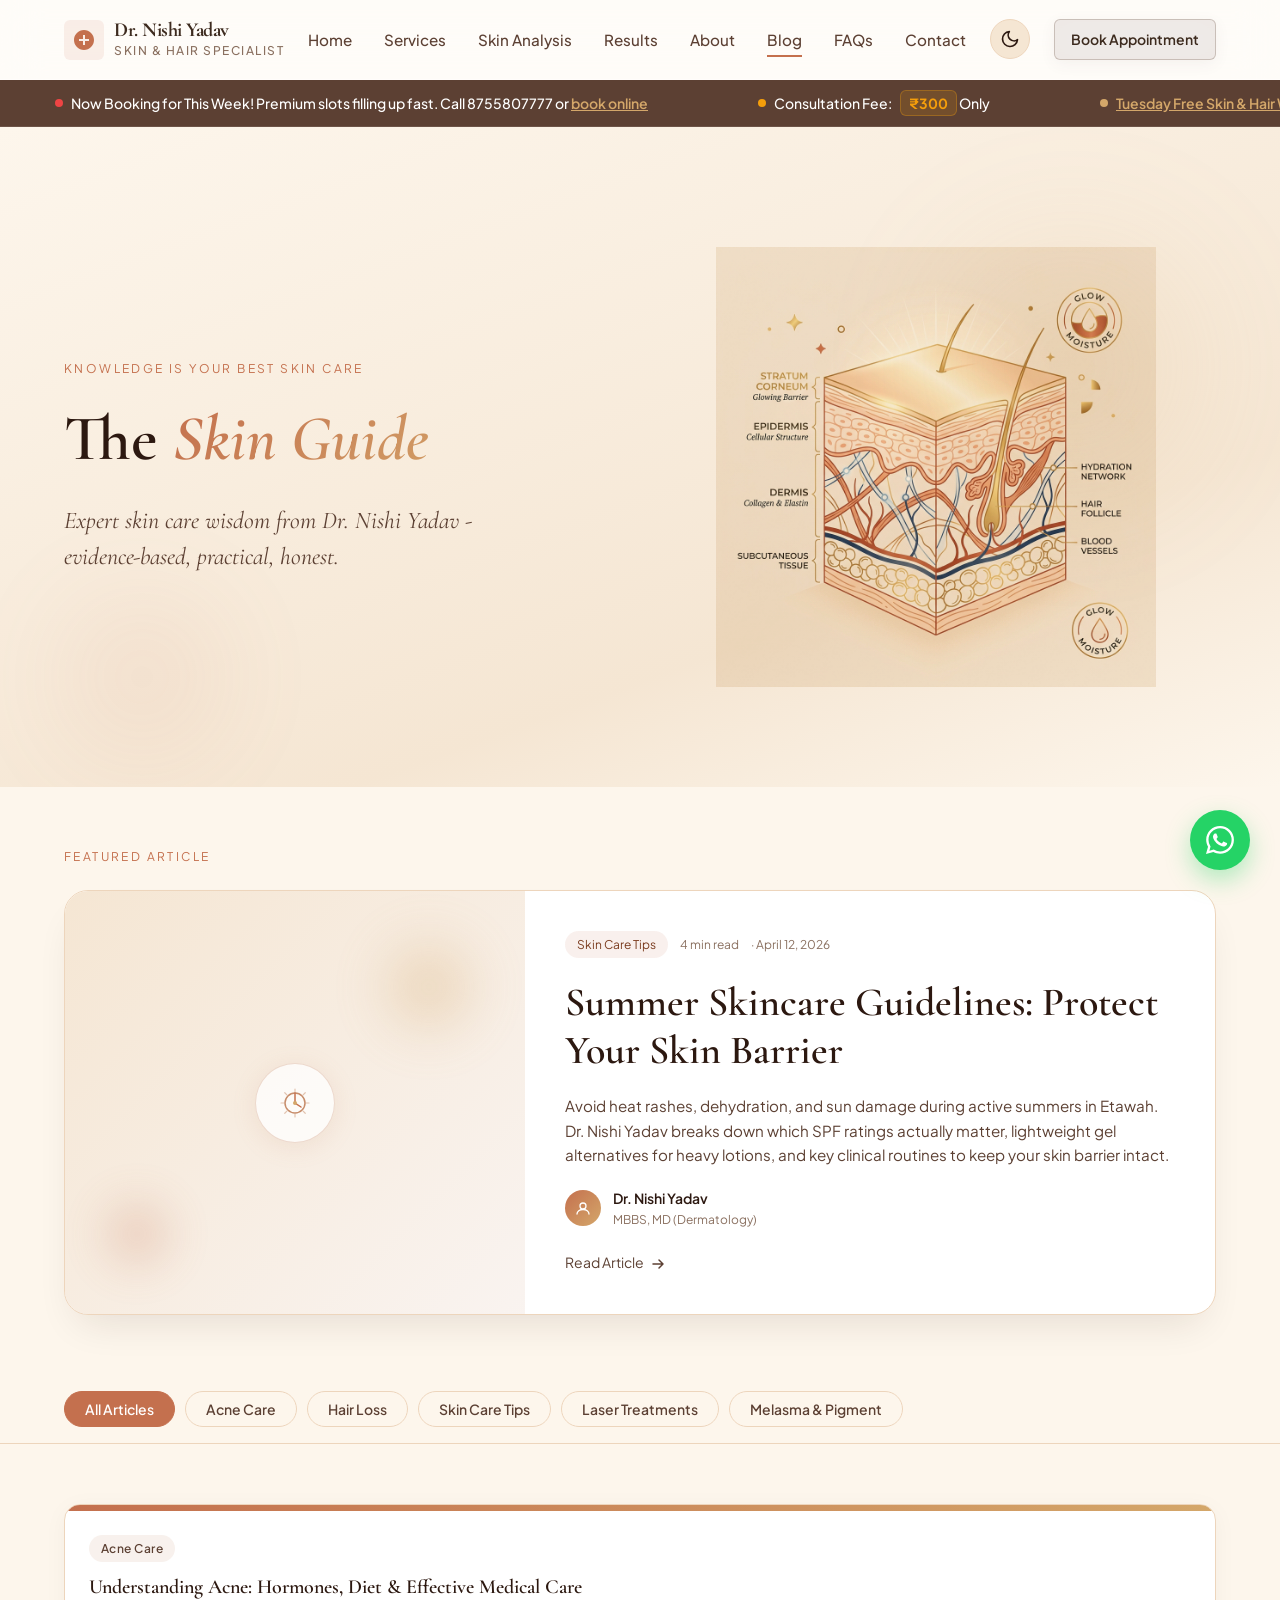
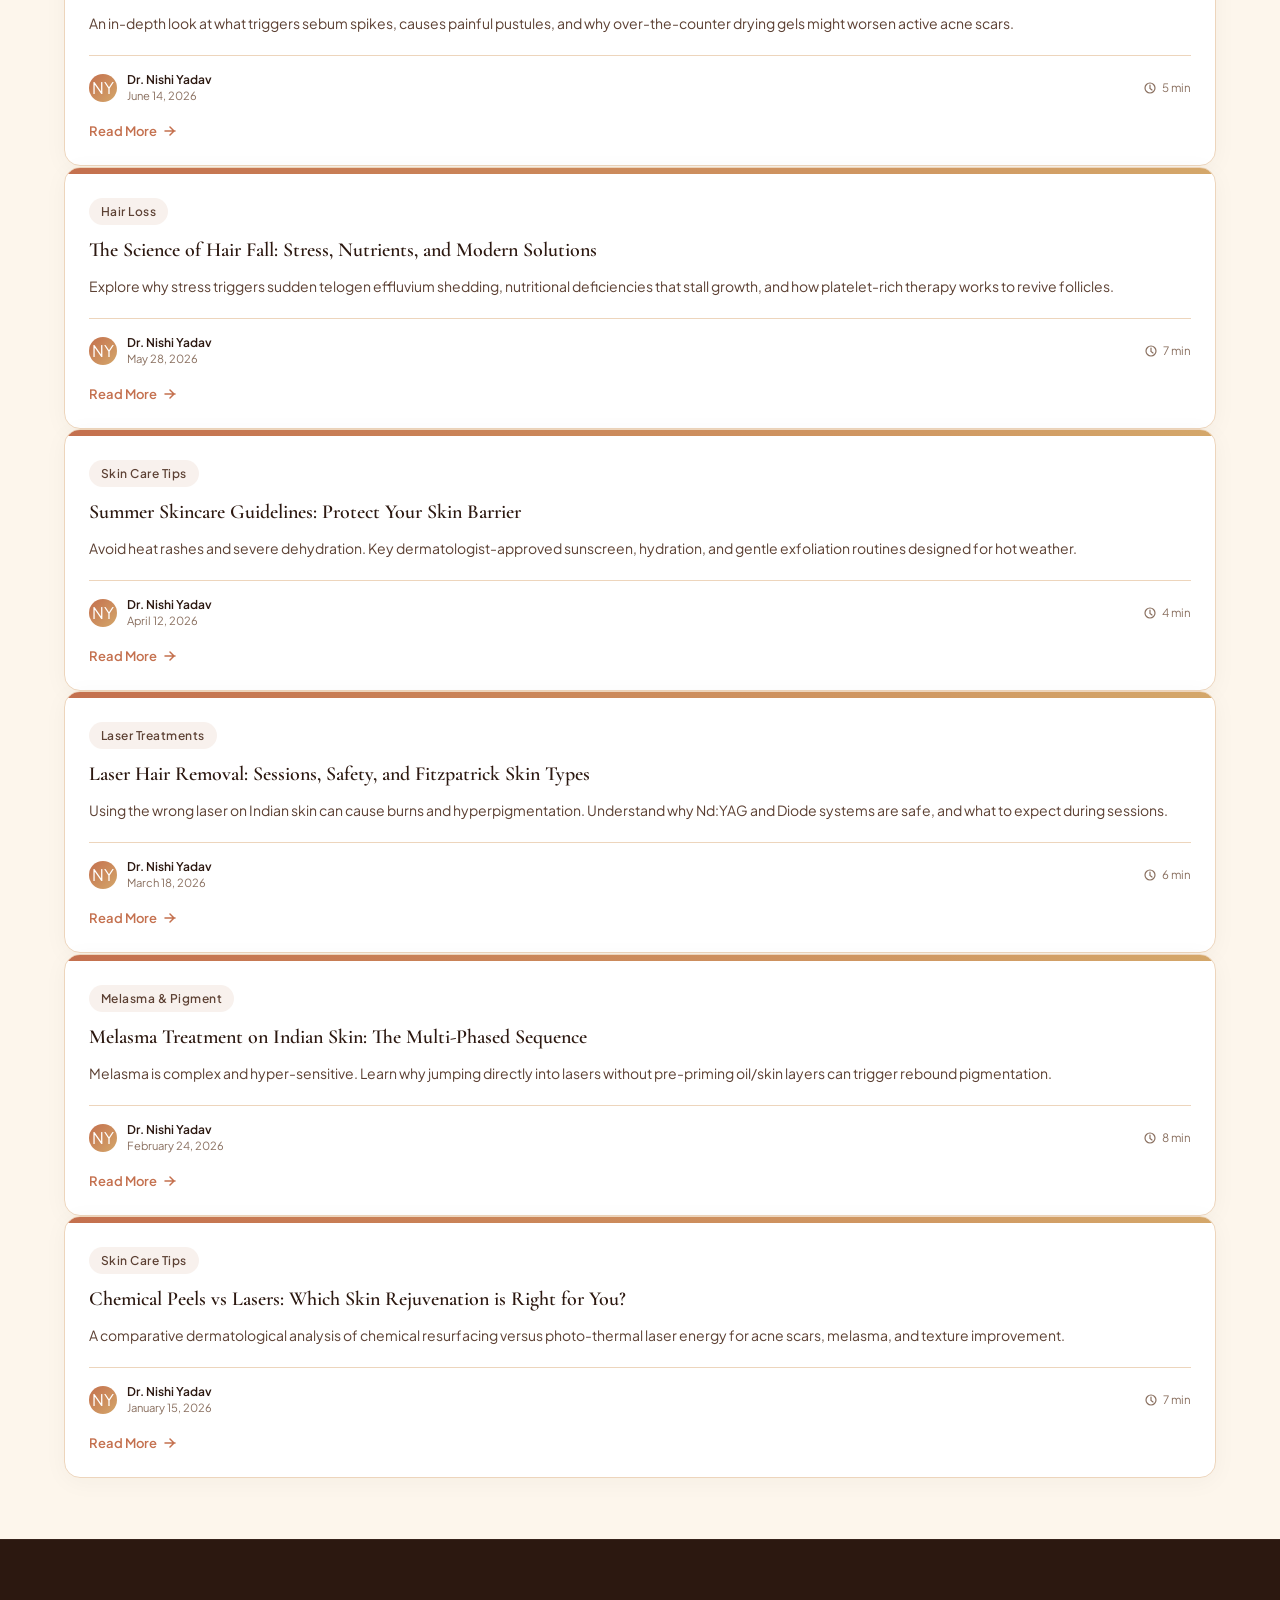
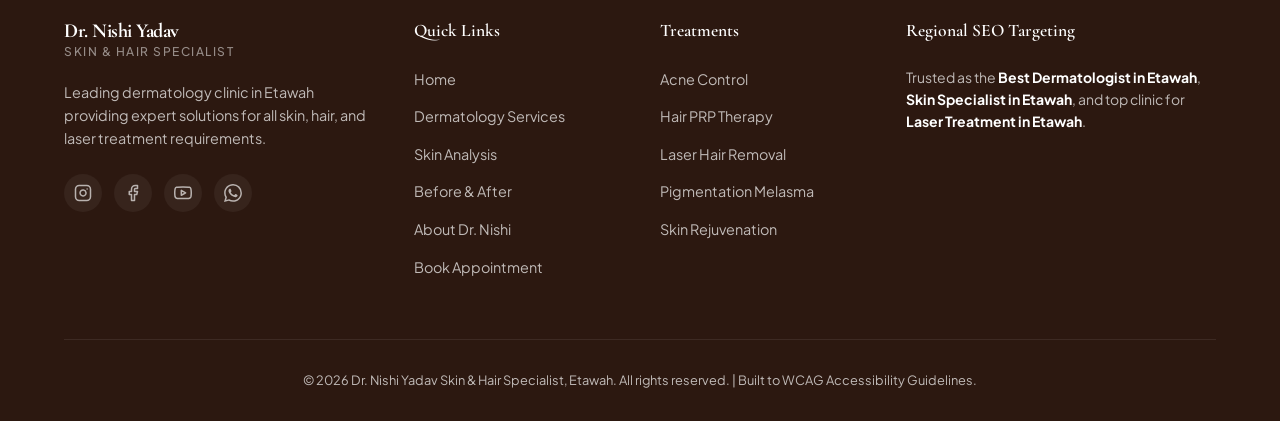
<file: blog.html>
﻿<!DOCTYPE html>
<html lang="en">
<head>
    <meta charset="UTF-8">
    <meta name="viewport" content="width=device-width, initial-scale=1.0">
    
    <!-- Primary SEO Meta Tags -->
    <title>Dr. Nishi Yadav | Best Skin & Hair Specialist in Etawah</title>
    <meta name="description" content="Etawah's trusted dermatologist and skin/hair expert. Dr. Nishi Yadav offers advanced skin care, hair fall, laser, and acne treatments. Book your consultation today.">
    <meta name="keywords" content="Best Dermatologist in Etawah, Skin Specialist in Etawah, Hair Specialist in Etawah, Laser Treatment in Etawah, Acne Treatment in Etawah, Dr Nishi Yadav Etawah">
    <meta name="author" content="Dr. Nishi Yadav Skin & Hair Specialist">
    
    <!-- Open Graph / Facebook -->
    <meta property="og:type" content="website">
    <meta property="og:title" content="Dr. Nishi Yadav | Best Skin & Hair Specialist in Etawah">
    <meta property="og:description" content="Etawah's trusted clinic for advanced dermatology, hair care, laser hair removal, and acne treatment. Led by expert dermatologist Dr. Nishi Yadav.">
    <meta property="og:url" content="https://drnishiyadavskin.com">
    
    <!-- Twitter -->
    <meta name="twitter:card" content="summary_large_image">
    <meta name="twitter:title" content="Dr. Nishi Yadav | Best Skin & Hair Specialist in Etawah">
    <meta name="twitter:description" content="Advanced dermatology treatments designed for healthy skin, stronger hair, and renewed confidence in Etawah.">
    
    <!-- Google Fonts -->
    <link rel="preconnect" href="https://fonts.googleapis.com">
    <link rel="preconnect" href="https://fonts.gstatic.com" crossorigin>
    <link href="https://fonts.googleapis.com/css2?family=Cormorant+Garamond:ital,wght@0,300;0,400;0,500;0,600;0,700;1,300;1,400;1,500;1,600;1,700&family=Plus+Jakarta+Sans:wght@300;400;500;600;700;800&display=swap" rel="stylesheet">
    
    <!-- Custom CSS -->
    <link rel="stylesheet" href="styles.css">
    
    <!-- Structured Data (Local Business Schema) -->
    <script type="application/ld+json">
    {
      "@context": "https://schema.org",
      "@type": "Dermatology",
      "name": "Dr. Nishi Yadav Skin & Hair Specialist",
      "image": "https://drnishiyadavskin.com/images/clinic-og.jpg",
      "url": "https://drnishiyadavskin.com",
      "telephone": "+918755807777",
      "priceRange": "$$",
      "address": {
        "@type": "PostalAddress",
        "streetAddress": "Near Gyan Mandir Road, Ashok Nagar, Friends Colony",
        "addressLocality": "Etawah",
        "addressRegion": "Uttar Pradesh",
        "postalCode": "206001",
        "addressCountry": "IN"
      },
      "geo": {
        "@type": "GeoCoordinates",
        "latitude": 26.7915,
        "longitude": 79.0142
      },
      "openingHoursSpecification": {
        "@type": "OpeningHoursSpecification",
        "dayOfWeek": [
          "Monday",
          "Tuesday",
          "Wednesday",
          "Thursday",
          "Friday",
          "Saturday"
        ],
        "opens": "10:00",
        "closes": "19:00"
      },
      "sameAs": [
        "https://www.google.com/maps?cid=YOUR_CID_HERE"
      ],
      "aggregateRating": {
        "@type": "AggregateRating",
        "ratingValue": "4.9",
        "reviewCount": "2712"
      }
    }
    </script>
</head>
<body>

    <!-- Sticky Header & Nav -->
    <header class="main-header">
        <div class="header-container">
            <a href="index.html" class="logo">
                <span class="logo-icon">
                    <svg width="24" height="24" viewBox="0 0 24 24" fill="none" xmlns="http://www.w3.org/2000/svg">
                        <path d="M12 2C6.48 2 2 6.48 2 12C2 17.52 6.48 22 12 22C17.52 22 22 17.52 22 12C22 6.48 17.52 2 12 2ZM13 17H11V13H7V11H11V7H13V11H17V13H13V17Z" fill="currentColor"/>
                    </svg>
                </span>
                <div class="logo-text">
                    <span class="brand-title">Dr. Nishi Yadav</span>
                    <span class="brand-subtitle">Skin & Hair Specialist</span>
                </div>
            </a>
            
            <nav class="main-nav" id="main-nav">
                <ul>
                    <li><a href="index.html" class="nav-link">Home</a></li>
                    <li><a href="services.html" class="nav-link">Services</a></li>
                    <li><a href="skin-analysis.html" class="nav-link">Skin Analysis</a></li>
                    <li><a href="before-after.html" class="nav-link">Results</a></li>
                    <li><a href="about.html" class="nav-link">About</a></li>
                    <li><a href="blog.html" class="nav-link active">Blog</a></li>
                    <li><a href="faq.html" class="nav-link">FAQs</a></li>
                    <li><a href="contact.html" class="nav-link">Contact</a></li>
                </ul>
            </nav>
            
            <div class="header-actions">
                <button id="theme-toggle" class="theme-toggle-btn" aria-label="Toggle Theme">
                    <!-- Sun icon for dark mode -->
                    <svg class="sun-icon" width="20" height="20" viewBox="0 0 24 24" fill="none" stroke="currentColor" stroke-width="2" stroke-linecap="round" stroke-linejoin="round"><circle cx="12" cy="12" r="5"/><line x1="12" y1="1" x2="12" y2="3"/><line x1="12" y1="21" x2="12" y2="23"/><line x1="4.22" y1="4.22" x2="5.64" y2="5.64"/><line x1="18.36" y1="18.36" x2="19.78" y2="19.78"/><line x1="1" y1="12" x2="3" y2="12"/><line x1="21" y1="12" x2="23" y2="12"/><line x1="4.22" y1="19.78" x2="5.64" y2="18.36"/><line x1="18.36" y1="5.64" x2="19.78" y2="4.22"/></svg>
                    <!-- Moon icon for light mode -->
                    <svg class="moon-icon" width="20" height="20" viewBox="0 0 24 24" fill="none" stroke="currentColor" stroke-width="2" stroke-linecap="round" stroke-linejoin="round"><path d="M21 12.79A9 9 0 1 1 11.21 3 7 7 0 0 0 21 12.79z"/></svg>
                </button>
                <a href="#booking" class="btn btn-primary btn-sm header-cta">Book Appointment</a>
                <button class="mobile-menu-toggle" id="menu-toggle" aria-label="Toggle Menu">
                    <span></span>
                    <span></span>
                    <span></span>
                </button>
            </div>
        </div>
    </header>

    <!-- Urgency/Trust Banner (Marquee Ticker) -->
    <div class="top-announcement" id="top-announcement">
        <div class="announcement-track">
            <div class="announcement-item">
                <span class="pulse-dot"></span>
                <span>Now Booking for This Week! Premium slots filling up fast. Call 8755807777 or <a href="#booking" class="announcement-link">book online</a></span>
            </div>
            <div class="announcement-item">
                <span class="pulse-dot fee-dot"></span>
                <span>Consultation Fee: <span class="announcement-fee-badge">₹300</span> Only</span>
            </div>
            <div class="announcement-item">
                <span class="pulse-dot camp-dot"></span>
                <span><a href="#booking" class="announcement-link">Tuesday Free Skin & Hair Wellness Initiative</a></span>
            </div>
            <!-- Duplicate set for seamless looping ticker -->
            <div class="announcement-item">
                <span class="pulse-dot"></span>
                <span>Now Booking for This Week! Premium slots filling up fast. Call 8755807777 or <a href="#booking" class="announcement-link">book online</a></span>
            </div>
            <div class="announcement-item">
                <span class="pulse-dot fee-dot"></span>
                <span>Consultation Fee: <span class="announcement-fee-badge">₹300</span> Only</span>
            </div>
            <div class="announcement-item">
                <span class="pulse-dot camp-dot"></span>
                <span><a href="#booking" class="announcement-link">Tuesday Free Skin & Hair Wellness Initiative</a></span>
            </div>
        </div>
    </div>    <main style="background:var(--bg-light)">
        <!-- Skin Guide Hero Section -->
        <section class="skin-guide-hero">
            <div class="glow-spot-1"></div>
            <div class="glow-spot-2"></div>
            <div class="container">
                <div class="grid grid-2-col align-items-center">
                    <div>
                        <p style="font-family:var(--font-accent); font-size:0.75rem; letter-spacing:0.2em; text-transform:uppercase; color:var(--accent); margin-bottom:1.25rem;">Knowledge is Your Best Skin Care</p>
                        <h1 class="skin-guide-hero-title">
                            The <span class="skin-guide-title-accent">Skin Guide</span>
                        </h1>
                        <p class="skin-guide-hero-subtitle">
                            Expert skin care wisdom from Dr. Nishi Yadav -<br> evidence-based, practical, honest.
                        </p>
                    </div>
                    <div class="skin-guide-hero-image-wrap" style="display:flex; justify-content:center; align-items:center;">
                        <img src="skin_guide_illustration.png" alt="Clinical Skin Guide Illustration" style="width:100%; max-width:440px; height:auto;">
                    </div>
                </div>
            </div>
        </section>

        <!-- Featured Article Section -->
        <section class="py-16 md:py-20" style="padding: 60px 0; background: var(--bg-light);">
            <div class="container">
                <p style="font-family:var(--font-accent); font-size:0.75rem; letter-spacing:0.2em; text-transform:uppercase; color:var(--accent); margin-bottom:1.5rem;">Featured Article</p>
                
                <div class="featured-article-card blog-card" data-category="skincare" data-post-id="blog-skincare">
                    <!-- Left: Graphic -->
                    <div class="featured-visual-box">
                        <div class="featured-icon-circle">
                            <svg width="36" height="36" viewBox="0 0 36 36" fill="none">
                                <circle cx="18" cy="18" r="10" stroke="#C78D6B" stroke-width="1.5"></circle>
                                <path d="M18 8V18l6 4" stroke="#C4704E" stroke-width="1.5" stroke-linecap="round"></path>
                                <circle cx="18" cy="18" r="2" fill="#D4A76A"></circle>
                                <path d="M18 4v3M18 29v3M4 18h3M29 18h3M7.76 7.76l2.12 2.12M26.12 26.12l2.12 2.12M7.76 28.24l2.12-2.12M26.12 9.88l2.12-2.12" stroke="#C78D6B" stroke-width="1.2" stroke-linecap="round" opacity="0.5"></path>
                            </svg>
                        </div>
                    </div>
                    
                    <!-- Right: Info -->
                    <div class="featured-content-box">
                        <div class="flex items-center gap-3 flex-wrap" style="display:flex; gap:12px; align-items:center; flex-wrap:wrap;">
                            <span class="text-xs font-medium px-3 py-1 rounded-full" style="font-family:var(--font-accent); background:rgba(196,112,78,0.1); color:#7a3b1e; padding:4px 12px; border-radius:9999px; font-size:0.75rem;">Skin Care Tips</span>
                            <span style="font-family:var(--font-body); color:var(--text-muted); font-size:0.75rem;">4 min read</span>
                            <span style="font-family:var(--font-body); color:var(--text-muted); font-size:0.75rem;">· April 12, 2026</span>
                        </div>
                        <h2 style="font-family:var(--font-display); font-weight:600; color:var(--text-title); font-size:clamp(1.75rem, 3.5vw, 2.5rem); margin: 0; line-height: 1.2;">
                            Summer Skincare Guidelines: Protect Your Skin Barrier
                        </h2>
                        <p style="font-family:var(--font-body); color:var(--text-main); font-size:0.95rem; line-height:1.6; margin:0;">
                            Avoid heat rashes, dehydration, and sun damage during active summers in Etawah. Dr. Nishi Yadav breaks down which SPF ratings actually matter, lightweight gel alternatives for heavy lotions, and key clinical routines to keep your skin barrier intact.
                        </p>
                        
                        <div style="display:flex; align-items:center; gap:12px;">
                            <div class="w-9 h-9 rounded-full flex items-center justify-center flex-shrink-0" style="width:36px; height:36px; border-radius:50%; background:linear-gradient(135deg, var(--accent), var(--accent-light)); display:flex; align-items:center; justify-content:center;">
                                <svg width="16" height="16" viewBox="0 0 16 16" fill="none"><circle cx="8" cy="6" r="3" stroke="white" stroke-width="1.3"></circle><path d="M2 14c0-2.5 2.7-4.5 6-4.5s6 2 6 4.5" stroke="white" stroke-width="1.3" stroke-linecap="round"></path></svg>
                            </div>
                            <div>
                                <p style="font-family:var(--font-accent); color:var(--text-title); font-size:0.875rem; font-weight:600; margin:0;">Dr. Nishi Yadav</p>
                                <p style="font-family:var(--font-body); color:var(--text-muted); font-size:0.75rem; margin:0;">MBBS, MD (Dermatology)</p>
                            </div>
                        </div>
                        <div>
                            <span class="read-more-link" style="font-size:0.875rem;">Read Article <svg width="16" height="16" viewBox="0 0 16 16" fill="none" style="margin-left:4px; display:inline-block; vertical-align:middle;"><path d="M3 8h10M9 4l4 4-4 4" stroke="currentColor" stroke-width="1.5" stroke-linecap="round" stroke-linejoin="round"></path></svg></span>
                        </div>
                    </div>
                </div>
            </div>
        </section>

        <!-- Sticky Filter Nav -->
        <div class="blog-sticky-nav">
            <div class="container">
                <div class="category-nav-scroll blog-categories">
                    <button class="category-pill-btn category-btn active" data-category="all">All Articles</button>
                    <button class="category-pill-btn category-btn" data-category="acne">Acne Care</button>
                    <button class="category-pill-btn category-btn" data-category="hair">Hair Loss</button>
                    <button class="category-pill-btn category-btn" data-category="skincare">Skin Care Tips</button>
                    <button class="category-pill-btn category-btn" data-category="laser">Laser Treatments</button>
                    <button class="category-pill-btn category-btn" data-category="pigmentation">Melasma &amp; Pigment</button>
                </div>
            </div>
        </div>

        <!-- Article Grid -->
        <section class="py-16 md:py-20" style="padding: 60px 0; background: var(--bg-light);">
            <div class="container">
                <div class="blog-grid" id="blog-grid">
                    
                    <!-- Article 1: Acne -->
                    <article class="blog-card blog-article-card" data-category="acne" data-post-id="blog-acne">
                        <div class="card-accent-strip"></div>
                        <div class="card-body">
                            <span class="card-category-badge">Acne Care</span>
                            <h3>Understanding Acne: Hormones, Diet &amp; Effective Medical Care</h3>
                            <p>An in-depth look at what triggers sebum spikes, causes painful pustules, and why over-the-counter drying gels might worsen active acne scars.</p>
                            
                            <div class="card-footer">
                                <div class="author-meta">
                                    <div class="avatar-circle">NY</div>
                                    <div>
                                        <h4>Dr. Nishi Yadav</h4>
                                        <p>June 14, 2026</p>
                                    </div>
                                </div>
                                <div class="read-time-meta">
                                    <svg width="12" height="12" viewBox="0 0 12 12" fill="none" stroke="currentColor"><circle cx="6" cy="6" r="5" stroke-width="1.2"></circle><path d="M6 3v3.5L8 8" stroke-width="1.2" stroke-linecap="round"></path></svg>
                                    <span>5 min</span>
                                </div>
                            </div>
                            <span class="read-more-link">Read More <svg width="14" height="14" viewBox="0 0 14 14" fill="none"><path d="M2 7h10M7 3l4 4-4 4" stroke="currentColor" stroke-width="1.5" stroke-linecap="round" stroke-linejoin="round"></path></svg></span>
                        </div>
                    </article>

                    <!-- Article 2: Hair Loss -->
                    <article class="blog-card blog-article-card" data-category="hair" data-post-id="blog-hair">
                        <div class="card-accent-strip"></div>
                        <div class="card-body">
                            <span class="card-category-badge">Hair Loss</span>
                            <h3>The Science of Hair Fall: Stress, Nutrients, and Modern Solutions</h3>
                            <p>Explore why stress triggers sudden telogen effluvium shedding, nutritional deficiencies that stall growth, and how platelet-rich therapy works to revive follicles.</p>
                            
                            <div class="card-footer">
                                <div class="author-meta">
                                    <div class="avatar-circle">NY</div>
                                    <div>
                                        <h4>Dr. Nishi Yadav</h4>
                                        <p>May 28, 2026</p>
                                    </div>
                                </div>
                                <div class="read-time-meta">
                                    <svg width="12" height="12" viewBox="0 0 12 12" fill="none" stroke="currentColor"><circle cx="6" cy="6" r="5" stroke-width="1.2"></circle><path d="M6 3v3.5L8 8" stroke-width="1.2" stroke-linecap="round"></path></svg>
                                    <span>7 min</span>
                                </div>
                            </div>
                            <span class="read-more-link">Read More <svg width="14" height="14" viewBox="0 0 14 14" fill="none"><path d="M2 7h10M7 3l4 4-4 4" stroke="currentColor" stroke-width="1.5" stroke-linecap="round" stroke-linejoin="round"></path></svg></span>
                        </div>
                    </article>

                    <!-- Article 3: Skin Care -->
                    <article class="blog-card blog-article-card" data-category="skincare" data-post-id="blog-skincare">
                        <div class="card-accent-strip"></div>
                        <div class="card-body">
                            <span class="card-category-badge">Skin Care Tips</span>
                            <h3>Summer Skincare Guidelines: Protect Your Skin Barrier</h3>
                            <p>Avoid heat rashes and severe dehydration. Key dermatologist-approved sunscreen, hydration, and gentle exfoliation routines designed for hot weather.</p>
                            
                            <div class="card-footer">
                                <div class="author-meta">
                                    <div class="avatar-circle">NY</div>
                                    <div>
                                        <h4>Dr. Nishi Yadav</h4>
                                        <p>April 12, 2026</p>
                                    </div>
                                </div>
                                <div class="read-time-meta">
                                    <svg width="12" height="12" viewBox="0 0 12 12" fill="none" stroke="currentColor"><circle cx="6" cy="6" r="5" stroke-width="1.2"></circle><path d="M6 3v3.5L8 8" stroke-width="1.2" stroke-linecap="round"></path></svg>
                                    <span>4 min</span>
                                </div>
                            </div>
                            <span class="read-more-link">Read More <svg width="14" height="14" viewBox="0 0 14 14" fill="none"><path d="M2 7h10M7 3l4 4-4 4" stroke="currentColor" stroke-width="1.5" stroke-linecap="round" stroke-linejoin="round"></path></svg></span>
                        </div>
                    </article>

                    <!-- Article 4: Laser -->
                    <article class="blog-card blog-article-card" data-category="laser" data-post-id="blog-laser">
                        <div class="card-accent-strip"></div>
                        <div class="card-body">
                            <span class="card-category-badge">Laser Treatments</span>
                            <h3>Laser Hair Removal: Sessions, Safety, and Fitzpatrick Skin Types</h3>
                            <p>Using the wrong laser on Indian skin can cause burns and hyperpigmentation. Understand why Nd:YAG and Diode systems are safe, and what to expect during sessions.</p>
                            
                            <div class="card-footer">
                                <div class="author-meta">
                                    <div class="avatar-circle">NY</div>
                                    <div>
                                        <h4>Dr. Nishi Yadav</h4>
                                        <p>March 18, 2026</p>
                                    </div>
                                </div>
                                <div class="read-time-meta">
                                    <svg width="12" height="12" viewBox="0 0 12 12" fill="none" stroke="currentColor"><circle cx="6" cy="6" r="5" stroke-width="1.2"></circle><path d="M6 3v3.5L8 8" stroke-width="1.2" stroke-linecap="round"></path></svg>
                                    <span>6 min</span>
                                </div>
                            </div>
                            <span class="read-more-link">Read More <svg width="14" height="14" viewBox="0 0 14 14" fill="none"><path d="M2 7h10M7 3l4 4-4 4" stroke="currentColor" stroke-width="1.5" stroke-linecap="round" stroke-linejoin="round"></path></svg></span>
                        </div>
                    </article>

                    <!-- Article 5: Melasma -->
                    <article class="blog-card blog-article-card" data-category="pigmentation" data-post-id="blog-melasma">
                        <div class="card-accent-strip"></div>
                        <div class="card-body">
                            <span class="card-category-badge">Melasma &amp; Pigment</span>
                            <h3>Melasma Treatment on Indian Skin: The Multi-Phased Sequence</h3>
                            <p>Melasma is complex and hyper-sensitive. Learn why jumping directly into lasers without pre-priming oil/skin layers can trigger rebound pigmentation.</p>
                            
                            <div class="card-footer">
                                <div class="author-meta">
                                    <div class="avatar-circle">NY</div>
                                    <div>
                                        <h4>Dr. Nishi Yadav</h4>
                                        <p>February 24, 2026</p>
                                    </div>
                                </div>
                                <div class="read-time-meta">
                                    <svg width="12" height="12" viewBox="0 0 12 12" fill="none" stroke="currentColor"><circle cx="6" cy="6" r="5" stroke-width="1.2"></circle><path d="M6 3v3.5L8 8" stroke-width="1.2" stroke-linecap="round"></path></svg>
                                    <span>8 min</span>
                                </div>
                            </div>
                            <span class="read-more-link">Read More <svg width="14" height="14" viewBox="0 0 14 14" fill="none"><path d="M2 7h10M7 3l4 4-4 4" stroke="currentColor" stroke-width="1.5" stroke-linecap="round" stroke-linejoin="round"></path></svg></span>
                        </div>
                    </article>

                    <!-- Article 6: Peels vs Lasers -->
                    <article class="blog-card blog-article-card" data-category="skincare" data-post-id="blog-peels">
                        <div class="card-accent-strip"></div>
                        <div class="card-body">
                            <span class="card-category-badge">Skin Care Tips</span>
                            <h3>Chemical Peels vs Lasers: Which Skin Rejuvenation is Right for You?</h3>
                            <p>A comparative dermatological analysis of chemical resurfacing versus photo-thermal laser energy for acne scars, melasma, and texture improvement.</p>
                            
                            <div class="card-footer">
                                <div class="author-meta">
                                    <div class="avatar-circle">NY</div>
                                    <div>
                                        <h4>Dr. Nishi Yadav</h4>
                                        <p>January 15, 2026</p>
                                    </div>
                                </div>
                                <div class="read-time-meta">
                                    <svg width="12" height="12" viewBox="0 0 12 12" fill="none" stroke="currentColor"><circle cx="6" cy="6" r="5" stroke-width="1.2"></circle><path d="M6 3v3.5L8 8" stroke-width="1.2" stroke-linecap="round"></path></svg>
                                    <span>7 min</span>
                                </div>
                            </div>
                            <span class="read-more-link">Read More <svg width="14" height="14" viewBox="0 0 14 14" fill="none"><path d="M2 7h10M7 3l4 4-4 4" stroke="currentColor" stroke-width="1.5" stroke-linecap="round" stroke-linejoin="round"></path></svg></span>
                        </div>
                    </article>

                </div>
            </div>
        </section>

        <!-- Dynamic Blog Reader Modal -->
        <div id="blog-overlay" class="service-overlay">
            <div class="overlay-container">
                <button class="close-overlay-btn" id="close-blog-overlay" aria-label="Close Blog">&times;</button>
                <div class="overlay-body" id="blog-overlay-content">
                    <!-- Loaded dynamically via app.js -->
                </div>
            </div>
        </div>
    </main>

        <div id="booking-modal" class="booking-modal">
            <div class="booking-modal-container animate-fade-in">
                <button class="close-booking-modal" id="close-booking-modal" aria-label="Close Booking Form">&times;</button>
                <div class="booking-card">
                    <div class="booking-header text-center">
                        <h2>Schedule Your Appointment</h2>
                        <p>Fill out the form below to secure your consultation. Our desk will contact you to finalize the exact slot.</p>
                    </div>
                    
                    <!-- Form Progress Bar -->
                    <div class="form-progress">
                        <div class="progress-step active" id="prog-step-1"><span>1</span><label>Treatment</label></div>
                        <div class="progress-step" id="prog-step-2"><span>2</span><label>Details</label></div>
                        <div class="progress-step" id="prog-step-3"><span>3</span><label>Schedule</label></div>
                        <div class="progress-step" id="prog-step-4"><span>4</span><label>Payment</label></div>
                        <div class="progress-step" id="prog-step-5"><span>5</span><label>Confirm</label></div>
                    </div>
                    
                    <form id="appointment-form" class="appointment-form" novalidate>
                        
                        <!-- Step 1: Treatment Category -->
                        <div class="form-step active" id="step-1">
                            <h3>Choose Treatment Type</h3>
                            <p class="step-desc">Select the area of concern you want to address during your appointment.</p>
                            
                            <div class="treatment-select-grid">
                                <label class="treatment-option">
                                    <input type="radio" name="treatmentType" value="Skin Care / Acne" checked>
                                    <div class="option-content">
                                        <span class="icon">✨</span>
                                        <strong>Skin Care</strong>
                                        <span>Acne, Melasma, Allergies</span>
                                    </div>
                                </label>
                                <label class="treatment-option">
                                    <input type="radio" name="treatmentType" value="Hair Loss / PRP">
                                    <div class="option-content">
                                        <span class="icon">💇</span>
                                        <strong>Hair Treatments</strong>
                                        <span>Hair Fall, Dandruff, PRP</span>
                                    </div>
                                </label>
                                <label class="treatment-option">
                                    <input type="radio" name="treatmentType" value="Laser Procedures">
                                    <div class="option-content">
                                        <span class="icon">⚡</span>
                                        <strong>Laser Treatment</strong>
                                        <span>Hair Reduction, Scars</span>
                                    </div>
                                </label>
                                <label class="treatment-option">
                                    <input type="radio" name="treatmentType" value="General Consultation">
                                    <div class="option-content">
                                        <span class="icon">🩺</span>
                                        <strong>General Dermatology</strong>
                                        <span>Medical consult & checks</span>
                                    </div>
                                </label>
                            </div>
                            
                            <div class="form-actions text-right">
                                <button type="button" class="btn btn-primary next-step-btn" data-next="2">Continue &rarr;</button>
                            </div>
                        </div>
                        
                        <!-- Step 2: Personal Details -->
                        <div class="form-step" id="step-2">
                            <h3>Enter Patient Details</h3>
                            <p class="step-desc">All information is securely stored and kept strictly confidential.</p>
                            
                            <div class="form-grid">
                                <div class="form-group full-width">
                                    <label for="p-name">Full Name <span class="required">*</span></label>
                                    <input type="text" id="p-name" name="patientName" required placeholder="John Doe">
                                    <span class="error-message">Please enter your name.</span>
                                </div>
                                <div class="form-group">
                                    <label for="p-phone">Phone Number (WhatsApp) <span class="required">*</span></label>
                                    <input type="tel" id="p-phone" name="patientPhone" required placeholder="e.g. 8755807777">
                                    <span class="error-message">Please enter a valid 10-digit number.</span>
                                </div>
                                <div class="form-group">
                                    <label for="p-email">Email Address</label>
                                    <input type="email" id="p-email" name="patientEmail" placeholder="yourname@gmail.com">
                                    <span class="error-message">Please enter a valid email.</span>
                                </div>
                                <div class="form-group">
                                    <label for="p-age">Age <span class="required">*</span></label>
                                    <input type="number" id="p-age" name="patientAge" required min="1" max="110" placeholder="e.g. 28">
                                    <span class="error-message">Please specify a valid age.</span>
                                </div>
                                <div class="form-group">
                                    <label for="p-gender">Gender <span class="required">*</span></label>
                                    <select id="p-gender" name="patientGender" required>
                                        <option value="" disabled selected>Select Gender</option>
                                        <option value="Female">Female</option>
                                        <option value="Male">Male</option>
                                        <option value="Other">Other</option>
                                    </select>
                                    <span class="error-message">Please select a gender.</span>
                                </div>
                            </div>
                            
                            <div class="form-actions">
                                <button type="button" class="btn btn-outline prev-step-btn" data-prev="1">&larr; Back</button>
                                <button type="button" class="btn btn-primary next-step-btn" data-next="3">Continue &rarr;</button>
                            </div>
                        </div>
                        
                        <!-- Step 3: Date, Time & Notes -->
                        <div class="form-step" id="step-3">
                            <h3>Choose Date & Time</h3>
                            <p class="step-desc">Pick your preferred slot. We will try our best to accommodate this.</p>
                            
                            <div class="form-grid">
                                <div class="form-group">
                                    <label for="p-date">Preferred Date <span class="required">*</span></label>
                                    <input type="date" id="p-date" name="preferredDate" required>
                                    <span class="error-message">Please select a future date.</span>
                                </div>
                                <div class="form-group">
                                    <label for="p-time">Preferred Time Slot <span class="required">*</span></label>
                                    <select id="p-time" name="preferredTime" required>
                                        <option value="" disabled selected>Select Slot</option>
                                        <option value="Morning (10:00 AM - 01:00 PM)">Morning (10:00 AM - 01:00 PM)</option>
                                        <option value="Afternoon (01:00 PM - 04:00 PM)">Afternoon (01:00 PM - 04:00 PM)</option>
                                        <option value="Evening (04:00 PM - 07:00 PM)">Evening (04:00 PM - 07:00 PM)</option>
                                    </select>
                                    <span class="error-message">Please select a slot.</span>
                                </div>
                                <div class="form-group full-width">
                                    <label>Select Skin/Hair Concern(s)</label>
                                    <div class="concern-tags-grid">
                                        <label class="concern-tag">
                                            <input type="checkbox" name="concerns" value="Acne / Pimples">
                                            <span class="tag-label">✨ Acne / Pimples</span>
                                        </label>
                                        <label class="concern-tag">
                                            <input type="checkbox" name="concerns" value="Hair Fall / Thinning">
                                            <span class="tag-label">💇 Hair Fall / Thinning</span>
                                        </label>
                                        <label class="concern-tag">
                                            <input type="checkbox" name="concerns" value="Pigmentation / Dark Spots">
                                            <span class="tag-label">☯ Pigmentation / Spots</span>
                                        </label>
                                        <label class="concern-tag">
                                            <input type="checkbox" name="concerns" value="Skin Allergy / Rashes">
                                            <span class="tag-label">🛡 Skin Allergy / Rashes</span>
                                        </label>
                                        <label class="concern-tag">
                                            <input type="checkbox" name="concerns" value="Dandruff / Scalp Itch">
                                            <span class="tag-label">❄ Dandruff / Scalp Itch</span>
                                        </label>
                                        <label class="concern-tag">
                                            <input type="checkbox" name="concerns" value="Laser Hair Removal">
                                            <span class="tag-label">⚡ Laser Hair Removal</span>
                                        </label>
                                        <label class="concern-tag" id="tag-other-concern">
                                            <input type="checkbox" name="concerns" value="Other" id="chk-other-concern">
                                            <span class="tag-label">📝 Other Concern</span>
                                        </label>
                                    </div>
                                </div>
                                <div class="form-group full-width" id="custom-concern-group" style="display: none;">
                                    <label for="p-notes">Describe Your Custom Concern</label>
                                    <textarea id="p-notes" name="patientNotes" rows="3" placeholder="Describe symptoms, duration, or previous medications here..."></textarea>
                                </div>
                            </div>
                            
                            <!-- Interactive math captcha -->
                            <div class="spam-prevention">
                                <label for="captcha-answer">Verification: Solve the puzzle <span class="required">*</span></label>
                                <div class="captcha-math-container">
                                    <span class="captcha-question" id="captcha-question">Solve: 5 + 7 = </span>
                                    <input type="number" id="captcha-answer" name="captchaAnswer" class="captcha-input" placeholder="?" required>
                                    <button type="button" class="btn btn-outline btn-sm" id="btn-refresh-captcha" aria-label="Refresh Captcha">🔄</button>
                                </div>
                                <span class="error-message captcha-err-msg" id="captcha-error">Incorrect answer. Please solve the security puzzle to proceed.</span>
                            </div>
                            
                            <div class="form-actions">
                                <button type="button" class="btn btn-outline prev-step-btn" data-prev="2">&larr; Back</button>
                                <button type="button" class="btn btn-accent next-step-btn" data-next="4" id="submit-booking-btn">Verify & Continue &rarr;</button>
                            </div>
                        </div>
                        
                        <!-- Step 4: Secure Checkout & Payment -->
                        <div class="form-step" id="step-4">
                            <h3>Secure Consultation Checkout</h3>
                            <p class="step-desc">Select how you would like to proceed with your booking confirmation.</p>
                            
                            <!-- Tuesday Free Camp Alert Notice -->
                            <div class="tuesday-free-camp-notice" id="tuesday-free-camp-notice" style="display: none;">
                                <div class="notice-icon">🎉</div>
                                <div class="notice-body">
                                    <strong>Tuesday Free Skin Camp Applied!</strong>
                                    <span>The ₹300 consultation fee is 100% waived for today. Proceed to confirm your free booking.</span>
                                </div>
                            </div>
                            
                            <!-- Payment Mode Selector -->
                            <div class="payment-options-grid">
                                <label class="payment-option-card active" id="pay-clinic-card">
                                    <input type="radio" name="paymentOption" value="Pay at Clinic" checked>
                                    <div class="pay-option-content">
                                        <div class="pay-option-header-row">
                                            <div class="pay-option-title" id="pay-clinic-title">Pay at Clinic</div>
                                            <span class="pay-price-badge" id="pay-clinic-price">₹300</span>
                                        </div>
                                        <div class="pay-option-desc" id="pay-clinic-desc">₹0 Now. Pay at the clinical desk during check-in.</div>
                                    </div>
                                </label>
                                <label class="payment-option-card" id="pay-online-card">
                                    <input type="radio" name="paymentOption" value="Pay Online">
                                    <div class="pay-option-content">
                                        <div class="pay-option-header-row">
                                            <div class="pay-option-title" id="pay-online-title">Pay Online (Priority Lock)</div>
                                            <span class="pay-price-badge highlight" id="pay-online-price">₹300</span>
                                        </div>
                                        <div class="pay-option-desc" id="pay-online-desc">Pay online for a guaranteed priority slot with minimal wait.</div>
                                    </div>
                                </label>
                            </div>

                            <!-- Online Payment Details Area (Visible only when Pay Online is checked) -->
                             <div class="online-payment-details" id="online-payment-details" style="display: none;">
                                 <div class="upi-checkout-wrapper" style="margin-top: 15px;">
                                     <div class="upi-qr-box">
                                         <div class="upi-qr-graphics">
                                             <!-- Simulated QR Code SVG -->
                                             <svg width="150" height="150" viewBox="0 0 100 100" fill="currentColor">
                                                 <!-- Simple QR pattern -->
                                                 <rect x="0" y="0" width="25" height="25" />
                                                 <rect x="5" y="5" width="15" height="15" fill="#fff" />
                                                 <rect x="9" y="9" width="7" height="7" />
                                                 
                                                 <rect x="75" y="0" width="25" height="25" />
                                                 <rect x="80" y="5" width="15" height="15" fill="#fff" />
                                                 <rect x="84" y="9" width="7" height="7" />
                                                 
                                                 <rect x="0" y="75" width="25" height="25" />
                                                 <rect x="5" y="80" width="15" height="15" fill="#fff" />
                                                 <rect x="9" y="84" width="7" height="7" />
                                                 
                                                 <!-- random bits -->
                                                 <rect x="35" y="5" width="10" height="5" />
                                                 <rect x="55" y="10" width="5" height="15" />
                                                 <rect x="30" y="30" width="15" height="15" />
                                                 <rect x="50" y="45" width="20" height="5" />
                                                 <rect x="35" y="60" width="5" height="10" />
                                                 <rect x="80" y="40" width="10" height="20" />
                                                 <rect x="45" y="75" width="15" height="10" />
                                                 <rect x="65" y="80" width="10" height="15" />
                                                 
                                                 <circle cx="50" cy="50" r="10" fill="#0D9488" />
                                                 <path d="M48 46 L50 49 L54 44" stroke="#fff" stroke-width="2" fill="none" />
                                             </svg>
                                         </div>
                                         <div class="upi-timer" id="upi-countdown">05:00</div>
                                         <p class="upi-instruction">Scan QR using Google Pay, PhonePe, Paytm, or BHIM app to complete payment of <strong>₹300</strong>.</p>
                                     </div>
                                     <div class="upi-apps-icons">
                                         <span class="upi-app">GPay</span>
                                         <span class="upi-app">PhonePe</span>
                                         <span class="upi-app">Paytm</span>
                                         <span class="upi-app">BHIM</span>
                                     </div>
                                 </div>
                             </div>

                            <!-- Simulated Payment Gateway Loading Overlay -->
                            <div class="payment-processing-overlay" id="payment-processing-overlay">
                                <div class="processing-content">
                                    <div class="payment-spinner"></div>
                                    <h4 id="processing-status-text">Securing Connection...</h4>
                                    <p>Please do not refresh the page or click back.</p>
                                </div>
                            </div>
                            
                            <div class="form-actions">
                                <button type="button" class="btn btn-outline prev-step-btn" data-prev="3">&larr; Back</button>
                                <button type="submit" class="btn btn-accent" id="submit-payment-btn">Pay & Confirm Booking &rarr;</button>
                            </div>
                        </div>
                        
                        <!-- Step 5: Success & WhatsApp Sync -->
                        <div class="form-step" id="step-5">
                            <div class="success-screen text-center">
                                <div class="success-icon">&#10004;</div>
                                <h3>Booking Request Received!</h3>
                                <p>Thank you for submitting. To expedite confirmation and sync directly with our clinical desk, click the button below to send your details via WhatsApp.</p>
                                
                                <div class="booking-summary-box" id="booking-summary-box">
                                    <!-- Built dynamically by app.js -->
                                </div>
                                
                                <a href="#" id="whatsapp-booking-link" target="_blank" rel="noopener noreferrer" class="btn btn-accent btn-lg btn-whatsapp full-width">
                                    <svg width="20" height="20" viewBox="0 0 24 24" fill="currentColor" xmlns="http://www.w3.org/2000/svg">
                                        <path d="M17.472 14.382c-.297-.149-1.758-.867-2.03-.967-.273-.099-.471-.148-.67.15-.197.297-.767.966-.94 1.164-.173.199-.347.223-.644.075-.297-.15-1.255-.463-2.39-1.475-.883-.788-1.48-1.761-1.653-2.059-.173-.297-.018-.458.13-.606.134-.133.298-.347.446-.52.149-.174.198-.298.298-.497.099-.198.05-.371-.025-.52-.075-.149-.669-1.612-.916-2.207-.242-.579-.487-.5-.669-.51-.173-.008-.371-.01-.57-.01-.198 0-.52.074-.792.372-.272.297-1.04 1.016-1.04 2.479 0 1.462 1.065 2.875 1.213 3.074.149.198 2.096 3.2 5.077 4.487.709.306 1.262.489 1.694.625.712.227 1.36.195 1.871.118.571-.085 1.758-.719 2.006-1.413.248-.694.248-1.289.173-1.413-.074-.124-.272-.198-.57-.347m-5.421 7.403h-.004a9.87 9.87 0 01-5.031-1.378l-.361-.214-3.741.982.998-3.648-.235-.374a9.86 9.86 0 01-1.51-5.26c.001-5.45 4.436-9.884 9.888-9.884 2.64 0 5.122 1.03 6.988 2.898a9.825 9.825 0 012.893 6.994c-.003 5.45-4.437 9.884-9.885 9.884m8.413-18.297A11.815 11.815 0 0012.05 0C5.495 0 .16 5.335.157 11.892c0 2.096.547 4.142 1.588 5.945L0 24l6.335-1.662c1.746.953 3.71 1.456 5.704 1.457h.005c6.554 0 11.89-5.335 11.893-11.893a11.821 11.821 0 00-3.48-8.413z"/>
                                    </svg>
                                    Send Booking via WhatsApp
                                </a>
                                <button type="button" class="btn btn-link" id="restart-booking-btn">Book Another Appointment</button>
                            </div>
                        </div>
                    </form>
                </div>
            </div>
        </div>



    <!-- Footer -->
    <footer class="main-footer">
        <div class="container">
            <div class="footer-grid">
                <div class="footer-col brand-col">
                    <a href="index.html" class="logo logo-white">
                        <div class="logo-text">
                            <span class="brand-title">Dr. Nishi Yadav</span>
                            <span class="brand-subtitle">Skin & Hair Specialist</span>
                        </div>
                    </a>
                    <p class="desc">Leading dermatology clinic in Etawah providing expert solutions for all skin, hair, and laser treatment requirements.</p>
                    <div class="footer-social-links">
                        <a href="https://www.instagram.com/drnishidermatologist?utm_source=ig_web_button_share_sheet&igsh=ZDNlZDc0MzIxNw==" target="_blank" rel="noopener noreferrer" aria-label="Instagram">
                            <svg width="18" height="18" viewBox="0 0 24 24" fill="none" stroke="currentColor" stroke-width="2" stroke-linecap="round" stroke-linejoin="round"><rect x="2" y="2" width="20" height="20" rx="5" ry="5"/><path d="M16 11.37A4 4 0 1 1 12.63 8 4 4 0 0 1 16 11.37z"/><line x1="17.5" y1="6.5" x2="17.51" y2="6.5"/></svg>
                        </a>
                        <a href="https://www.facebook.com/112575211218012?ref=NONE_xav_ig_profile_page_web" target="_blank" rel="noopener noreferrer" aria-label="Facebook">
                            <svg width="18" height="18" viewBox="0 0 24 24" fill="none" stroke="currentColor" stroke-width="2" stroke-linecap="round" stroke-linejoin="round"><path d="M18 2h-3a5 5 0 0 0-5 5v3H7v4h3v8h4v-8h3l1-4h-4V7a1 1 0 0 1 1-1h3z"/></svg>
                        </a>
                        <a href="https://youtube.com/@DrNishiYadavdermatologist?si=hTL4FSgKGnMjeE52" target="_blank" rel="noopener noreferrer" aria-label="YouTube">
                            <svg width="18" height="18" viewBox="0 0 24 24" fill="none" stroke="currentColor" stroke-width="2" stroke-linecap="round" stroke-linejoin="round"><path d="M22.54 6.42a2.78 2.78 0 0 0-1.94-2C18.88 4 12 4 12 4s-6.88 0-8.6.46a2.78 2.78 0 0 0-1.94 2A29 29 0 0 0 1 11.75a29 29 0 0 0 .46 5.33A2.78 2.78 0 0 0 3.4 19c1.72.46 8.6.46 8.6.46s6.88 0 8.6-.46a2.78 2.78 0 0 0 1.94-2 29 29 0 0 0 .46-5.25 29 29 0 0 0-.46-5.33z"/><polygon points="9.75 15.02 15.5 11.75 9.75 8.48 9.75 15.02"/></svg>
                        </a>
                        <a href="https://wa.me/918755807777" target="_blank" rel="noopener noreferrer" aria-label="WhatsApp">
                            <svg width="18" height="18" viewBox="0 0 24 24" fill="currentColor"><path d="M17.472 14.382c-.297-.149-1.758-.867-2.03-.967-.273-.099-.471-.148-.67.15-.197.297-.767.966-.94 1.164-.173.199-.347.223-.644.075-.297-.15-1.255-.463-2.39-1.475-.883-.788-1.48-1.761-1.653-2.059-.173-.297-.018-.458.13-.606.134-.133.298-.347.446-.52.149-.174.198-.298.298-.497.099-.198.05-.371-.025-.52-.075-.149-.669-1.612-.916-2.207-.242-.579-.487-.5-.669-.51-.173-.008-.371-.01-.57-.01-.198 0-.52.074-.792.372-.272.297-1.04 1.016-1.04 2.479 0 1.462 1.065 2.875 1.213 3.074.149.198 2.096 3.2 5.077 4.487.709.306 1.262.489 1.694.625.712.227 1.36.195 1.871.118.571-.085 1.758-.719 2.006-1.413.248-.694.248-1.289.173-1.413-.074-.124-.272-.198-.57-.347m-5.421 7.403h-.004a9.87 9.87 0 01-5.031-1.378l-.361-.214-3.741.982.998-3.648-.235-.374a9.86 9.86 0 01-1.51-5.26c.001-5.45 4.436-9.884 9.888-9.884 2.64 0 5.122 1.03 6.988 2.898a9.825 9.825 0 012.893 6.994c-.003 5.45-4.437 9.884-9.885 9.884m8.413-18.297A11.815 11.815 0 0012.05 0C5.495 0 .16 5.335.157 11.892c0 2.096.547 4.142 1.588 5.945L0 24l6.335-1.662c1.746.953 3.71 1.456 5.704 1.457h.005c6.554 0 11.89-5.335 11.893-11.893a11.821 11.821 0 00-3.48-8.413z"/></svg>
                        </a>
                    </div>
                </div>
                <div class="footer-col">
                    <h4>Quick Links</h4>
                    <ul>
                        <li><a href="index.html">Home</a></li>
                        <li><a href="services.html">Dermatology Services</a></li>
                        <li><a href="skin-analysis.html">Skin Analysis</a></li>
                        <li><a href="before-after.html">Before & After</a></li>
                        <li><a href="about.html">About Dr. Nishi</a></li>
                        <li><a href="#booking">Book Appointment</a></li>
                    </ul>
                </div>
                <div class="footer-col">
                    <h4>Treatments</h4>
                    <ul>
                        <li><a href="services.html">Acne Control</a></li>
                        <li><a href="services.html">Hair PRP Therapy</a></li>
                        <li><a href="services.html">Laser Hair Removal</a></li>
                        <li><a href="services.html">Pigmentation Melasma</a></li>
                        <li><a href="services.html">Skin Rejuvenation</a></li>
                    </ul>
                </div>
                <div class="footer-col">
                    <h4>Regional SEO Targeting</h4>
                    <p class="seo-keywords">Trusted as the <strong>Best Dermatologist in Etawah</strong>, <strong>Skin Specialist in Etawah</strong>, and top clinic for <strong>Laser Treatment in Etawah</strong>.</p>
                </div>
            </div>
            <div class="footer-bottom text-center">
                <p>&copy; 2026 Dr. Nishi Yadav Skin & Hair Specialist, Etawah. All rights reserved. | Built to WCAG Accessibility Guidelines.</p>
            </div>
        </div>
    </footer>

    <!-- Floating Sticky Elements -->
    <a href="https://wa.me/918755807777?text=Hi%20Dr.%20Nishi%20Yadav%20Skin%20%26%20Hair%20Specialist,%20I%20would%20like%20to%20inquire%20about%20a%20consultation." 
       target="_blank" rel="noopener noreferrer" 
       class="floating-whatsapp-btn" 
       aria-label="Contact on WhatsApp">
        <svg width="28" height="28" viewBox="0 0 24 24" fill="currentColor" xmlns="http://www.w3.org/2000/svg">
            <path d="M17.472 14.382c-.297-.149-1.758-.867-2.03-.967-.273-.099-.471-.148-.67.15-.197.297-.767.966-.94 1.164-.173.199-.347.223-.644.075-.297-.15-1.255-.463-2.39-1.475-.883-.788-1.48-1.761-1.653-2.059-.173-.297-.018-.458.13-.606.134-.133.298-.347.446-.52.149-.174.198-.298.298-.497.099-.198.05-.371-.025-.52-.075-.149-.669-1.612-.916-2.207-.242-.579-.487-.5-.669-.51-.173-.008-.371-.01-.57-.01-.198 0-.52.074-.792.372-.272.297-1.04 1.016-1.04 2.479 0 1.462 1.065 2.875 1.213 3.074.149.198 2.096 3.2 5.077 4.487.709.306 1.262.489 1.694.625.712.227 1.36.195 1.871.118.571-.085 1.758-.719 2.006-1.413.248-.694.248-1.289.173-1.413-.074-.124-.272-.198-.57-.347m-5.421 7.403h-.004a9.87 9.87 0 01-5.031-1.378l-.361-.214-3.741.982.998-3.648-.235-.374a9.86 9.86 0 01-1.51-5.26c.001-5.45 4.436-9.884 9.888-9.884 2.64 0 5.122 1.03 6.988 2.898a9.825 9.825 0 012.893 6.994c-.003 5.45-4.437 9.884-9.885 9.884m8.413-18.297A11.815 11.815 0 0012.05 0C5.495 0 .16 5.335.157 11.892c0 2.096.547 4.142 1.588 5.945L0 24l6.335-1.662c1.746.953 3.71 1.456 5.704 1.457h.005c6.554 0 11.89-5.335 11.893-11.893a11.821 11.821 0 00-3.48-8.413z"/>
        </svg>
        <span class="tooltip">Inquire on WhatsApp</span>
    </a>

    <!-- Custom Scripts -->
    <script src="app.js"></script>
</body>
</html>
</file>
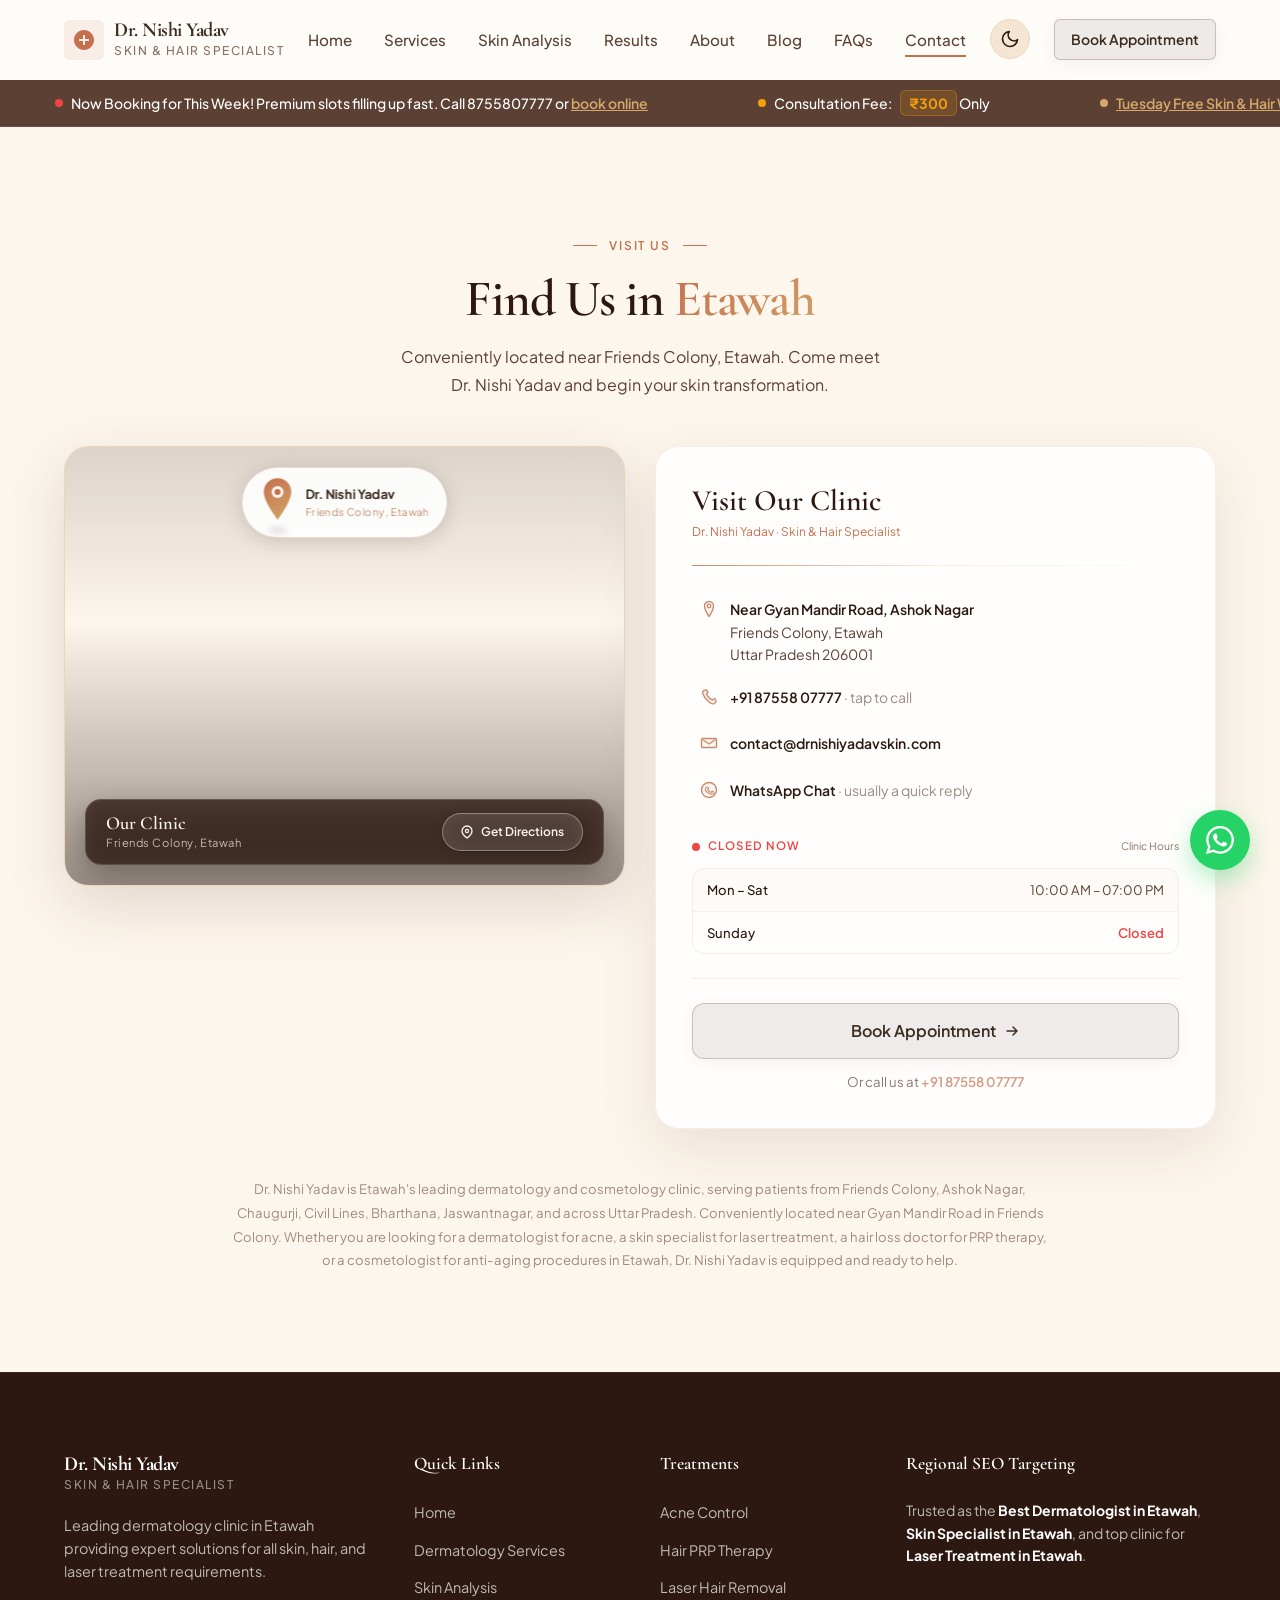
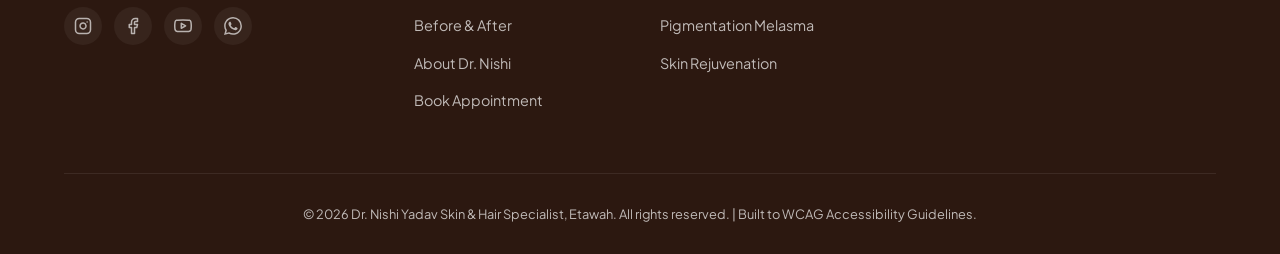
<file: contact.html>
﻿<!DOCTYPE html>
<html lang="en">
<head>
    <meta charset="UTF-8">
    <meta name="viewport" content="width=device-width, initial-scale=1.0">
    
    <!-- Primary SEO Meta Tags -->
    <title>Dr. Nishi Yadav | Best Skin & Hair Specialist in Etawah</title>
    <meta name="description" content="Etawah's trusted dermatologist and skin/hair expert. Dr. Nishi Yadav offers advanced skin care, hair fall, laser, and acne treatments. Book your consultation today.">
    <meta name="keywords" content="Best Dermatologist in Etawah, Skin Specialist in Etawah, Hair Specialist in Etawah, Laser Treatment in Etawah, Acne Treatment in Etawah, Dr Nishi Yadav Etawah">
    <meta name="author" content="Dr. Nishi Yadav Skin & Hair Specialist">
    
    <!-- Open Graph / Facebook -->
    <meta property="og:type" content="website">
    <meta property="og:title" content="Dr. Nishi Yadav | Best Skin & Hair Specialist in Etawah">
    <meta property="og:description" content="Etawah's trusted clinic for advanced dermatology, hair care, laser hair removal, and acne treatment. Led by expert dermatologist Dr. Nishi Yadav.">
    <meta property="og:url" content="https://drnishiyadavskin.com">
    
    <!-- Twitter -->
    <meta name="twitter:card" content="summary_large_image">
    <meta name="twitter:title" content="Dr. Nishi Yadav | Best Skin & Hair Specialist in Etawah">
    <meta name="twitter:description" content="Advanced dermatology treatments designed for healthy skin, stronger hair, and renewed confidence in Etawah.">
    
    <!-- Google Fonts -->
    <link rel="preconnect" href="https://fonts.googleapis.com">
    <link rel="preconnect" href="https://fonts.gstatic.com" crossorigin>
    <link href="https://fonts.googleapis.com/css2?family=Cormorant+Garamond:ital,wght@0,300;0,400;0,500;0,600;0,700;1,300;1,400;1,500;1,600;1,700&family=Plus+Jakarta+Sans:wght@300;400;500;600;700;800&display=swap" rel="stylesheet">
    
    <!-- Custom CSS -->
    <link rel="stylesheet" href="styles.css">
    
    <!-- Structured Data (Local Business Schema) -->
    <script type="application/ld+json">
    {
      "@context": "https://schema.org",
      "@type": "Dermatology",
      "name": "Dr. Nishi Yadav Skin & Hair Specialist",
      "image": "https://drnishiyadavskin.com/images/clinic-og.jpg",
      "url": "https://drnishiyadavskin.com",
      "telephone": "+918755807777",
      "priceRange": "$$",
      "address": {
        "@type": "PostalAddress",
        "streetAddress": "Near Gyan Mandir Road, Ashok Nagar, Friends Colony",
        "addressLocality": "Etawah",
        "addressRegion": "Uttar Pradesh",
        "postalCode": "206001",
        "addressCountry": "IN"
      },
      "geo": {
        "@type": "GeoCoordinates",
        "latitude": 26.7915,
        "longitude": 79.0142
      },
      "openingHoursSpecification": {
        "@type": "OpeningHoursSpecification",
        "dayOfWeek": [
          "Monday",
          "Tuesday",
          "Wednesday",
          "Thursday",
          "Friday",
          "Saturday"
        ],
        "opens": "10:00",
        "closes": "19:00"
      },
      "sameAs": [
        "https://www.google.com/maps?cid=YOUR_CID_HERE"
      ],
      "aggregateRating": {
        "@type": "AggregateRating",
        "ratingValue": "4.9",
        "reviewCount": "2712"
      }
    }
    </script>
</head>
<body>

    <!-- Sticky Header & Nav -->
    <header class="main-header">
        <div class="header-container">
            <a href="index.html" class="logo">
                <span class="logo-icon">
                    <svg width="24" height="24" viewBox="0 0 24 24" fill="none" xmlns="http://www.w3.org/2000/svg">
                        <path d="M12 2C6.48 2 2 6.48 2 12C2 17.52 6.48 22 12 22C17.52 22 22 17.52 22 12C22 6.48 17.52 2 12 2ZM13 17H11V13H7V11H11V7H13V11H17V13H13V17Z" fill="currentColor"/>
                    </svg>
                </span>
                <div class="logo-text">
                    <span class="brand-title">Dr. Nishi Yadav</span>
                    <span class="brand-subtitle">Skin & Hair Specialist</span>
                </div>
            </a>
            
            <nav class="main-nav" id="main-nav">
                <ul>
                    <li><a href="index.html" class="nav-link">Home</a></li>
                    <li><a href="services.html" class="nav-link">Services</a></li>
                    <li><a href="skin-analysis.html" class="nav-link">Skin Analysis</a></li>
                    <li><a href="before-after.html" class="nav-link">Results</a></li>
                    <li><a href="about.html" class="nav-link">About</a></li>
                    <li><a href="blog.html" class="nav-link">Blog</a></li>
                    <li><a href="faq.html" class="nav-link">FAQs</a></li>
                    <li><a href="contact.html" class="nav-link active">Contact</a></li>
                </ul>
            </nav>
            
            <div class="header-actions">
                <button id="theme-toggle" class="theme-toggle-btn" aria-label="Toggle Theme">
                    <!-- Sun icon for dark mode -->
                    <svg class="sun-icon" width="20" height="20" viewBox="0 0 24 24" fill="none" stroke="currentColor" stroke-width="2" stroke-linecap="round" stroke-linejoin="round"><circle cx="12" cy="12" r="5"/><line x1="12" y1="1" x2="12" y2="3"/><line x1="12" y1="21" x2="12" y2="23"/><line x1="4.22" y1="4.22" x2="5.64" y2="5.64"/><line x1="18.36" y1="18.36" x2="19.78" y2="19.78"/><line x1="1" y1="12" x2="3" y2="12"/><line x1="21" y1="12" x2="23" y2="12"/><line x1="4.22" y1="19.78" x2="5.64" y2="18.36"/><line x1="18.36" y1="5.64" x2="19.78" y2="4.22"/></svg>
                    <!-- Moon icon for light mode -->
                    <svg class="moon-icon" width="20" height="20" viewBox="0 0 24 24" fill="none" stroke="currentColor" stroke-width="2" stroke-linecap="round" stroke-linejoin="round"><path d="M21 12.79A9 9 0 1 1 11.21 3 7 7 0 0 0 21 12.79z"/></svg>
                </button>
                <a href="#booking" class="btn btn-primary btn-sm header-cta">Book Appointment</a>
                <button class="mobile-menu-toggle" id="menu-toggle" aria-label="Toggle Menu">
                    <span></span>
                    <span></span>
                    <span></span>
                </button>
            </div>
        </div>
    </header>

    <!-- Urgency/Trust Banner (Marquee Ticker) -->
    <div class="top-announcement" id="top-announcement">
        <div class="announcement-track">
            <div class="announcement-item">
                <span class="pulse-dot"></span>
                <span>Now Booking for This Week! Premium slots filling up fast. Call 8755807777 or <a href="#booking" class="announcement-link">book online</a></span>
            </div>
            <div class="announcement-item">
                <span class="pulse-dot fee-dot"></span>
                <span>Consultation Fee: <span class="announcement-fee-badge">₹300</span> Only</span>
            </div>
            <div class="announcement-item">
                <span class="pulse-dot camp-dot"></span>
                <span><a href="#booking" class="announcement-link">Tuesday Free Skin & Hair Wellness Initiative</a></span>
            </div>
            <!-- Duplicate set for seamless looping ticker -->
            <div class="announcement-item">
                <span class="pulse-dot"></span>
                <span>Now Booking for This Week! Premium slots filling up fast. Call 8755807777 or <a href="#booking" class="announcement-link">book online</a></span>
            </div>
            <div class="announcement-item">
                <span class="pulse-dot fee-dot"></span>
                <span>Consultation Fee: <span class="announcement-fee-badge">₹300</span> Only</span>
            </div>
            <div class="announcement-item">
                <span class="pulse-dot camp-dot"></span>
                <span><a href="#booking" class="announcement-link">Tuesday Free Skin & Hair Wellness Initiative</a></span>
            </div>
        </div>
    </div>

    <main>
        <!-- Google Maps & Contact Section -->
        <section id="contact" class="contact-section">
            <div class="container">
                <div class="text-center" style="margin-bottom:3rem">
                    <span class="contact-tagline">
                        <span></span>
                        Visit Us
                        <span></span>
                    </span>
                    <h2 class="contact-title">
                        Find Us in <span class="contact-title-gradient">Etawah</span>
                    </h2>
                    <p class="contact-desc">
                        Conveniently located near Friends Colony, Etawah. Come meet Dr. Nishi Yadav and begin your skin transformation.
                    </p>
                </div>

                <div class="grid grid-2-col" style="align-items: stretch;">
                    <!-- Map Box -->
                    <div class="map-card-premium">
                        <iframe 
                            src="https://maps.google.com/maps?q=Dr.%20Nishi%20Yadav%20Skin%20%26%20Hair%20Specialist,%20Etawah&t=&z=16&ie=UTF8&iwloc=&output=embed" 
                            width="100%" 
                            height="100%" 
                            style="border:0; position:absolute; top:0; left:0; width:100%; height:100%;" 
                            allowfullscreen="" 
                            loading="lazy" 
                            referrerpolicy="no-referrer-when-downgrade"
                            title="Dr. Nishi Yadav Clinic Location Map">
                        </iframe>
                        
                        <!-- Overlay gradient for map depth -->
                        <div aria-hidden="true" style="position:absolute;inset:0;background:linear-gradient(to bottom, rgba(30,15,9,0.15) 0%, transparent 40%, rgba(30,15,9,0.45) 100%);pointer-events:none"></div>
                        
                        <!-- Floating top location pin badge -->
                        <div style="position:absolute;top:1.25rem;left:50%;transform:translateX(-50%);background:rgba(255,255,255,0.92);backdrop-filter:blur(12px);-webkit-backdrop-filter:blur(12px);border:1px solid rgba(199,141,107,0.3);border-radius:100px;padding:0.5rem 1.1rem;display:flex;align-items:center;gap:0.6rem;box-shadow:0 4px 20px rgba(60,43,31,0.18);white-space:nowrap;z-index:2">
                            <div style="position:relative;display:inline-flex;align-items:flex-end;justify-content:center">
                                <div style="z-index:1">
                                    <svg width="36" height="46" viewBox="0 0 36 46" fill="none" aria-hidden="true">
                                        <path d="M18 2C10.268 2 4 8.268 4 16C4 26 18 44 18 44C18 44 32 26 32 16C32 8.268 25.732 2 18 2Z" fill="url(#pinGrad)" stroke="rgba(255,255,255,0.4)" stroke-width="1"></path>
                                        <circle cx="18" cy="16" r="6" fill="rgba(255,255,255,0.9)"></circle>
                                        <circle cx="18" cy="16" r="3" fill="#C4704E"></circle>
                                        <defs>
                                            <linearGradient id="pinGrad" x1="4" y1="2" x2="32" y2="44" gradientUnits="userSpaceOnUse">
                                                <stop offset="0%" stop-color="#C4704E"></stop>
                                                <stop offset="100%" stop-color="#D4A76A"></stop>
                                            </linearGradient>
                                        </defs>
                                    </svg>
                                </div>
                                <div aria-hidden="true" style="position:absolute;bottom:-4px;width:18px;height:5px;border-radius:50%;background:rgba(60,43,31,0.2);filter:blur(3px)"></div>
                            </div>
                            <div>
                                <div style="font-family:var(--font-accent);font-size:0.8rem;font-weight:700;color:#3D2B1F">Dr. Nishi Yadav</div>
                                <div style="font-family:var(--font-accent);font-size:0.65rem;color:#C78D6B;letter-spacing:0.04em">Friends Colony, Etawah</div>
                            </div>
                        </div>
                        
                        <!-- Floating bottom directions badge -->
                        <div style="position:absolute;bottom:1.25rem;left:1.25rem;right:1.25rem;display:flex;align-items:center;justify-content:space-between;gap:0.75rem;z-index:2;background:rgba(44,24,16,0.75);backdrop-filter:blur(12px);-webkit-backdrop-filter:blur(12px);border:1px solid rgba(255,255,255,0.15);border-radius:16px;padding:0.75rem 1.25rem;box-shadow:0 10px 30px rgba(0,0,0,0.3)">
                            <div>
                                <div style="font-family:var(--font-display);font-size:1.15rem;font-weight:600;color:#FDF6EC;line-height:1.2">Our Clinic</div>
                                <div style="font-family:var(--font-accent);font-size:0.7rem;color:rgba(253,246,236,0.7);letter-spacing:0.05em">Friends Colony, Etawah</div>
                            </div>
                            <a href="https://www.google.com/maps/search/?api=1&amp;query=Dr.+Nishi+Yadav+Skin+%26+Hair+Specialist%2C+Ashok+Nagar%2C+Friends+Colony%2C+Etawah" target="_blank" rel="noopener noreferrer" tabindex="0" style="display:inline-flex;align-items:center;gap:0.45rem;background:rgba(255,255,255,0.15);backdrop-filter:blur(12px);border:1px solid rgba(255,255,255,0.35);border-radius:100px;padding:0.55rem 1.1rem;font-family:var(--font-accent);font-size:0.75rem;font-weight:600;color:#FDF6EC;text-decoration:none;box-shadow:0 2px 12px rgba(0,0,0,0.2);white-space:nowrap;transition:background 0.3s ease">
                                <svg width="14" height="14" viewBox="0 0 14 14" fill="none" aria-hidden="true">
                                    <path d="M7 1C4.24 1 2 3.24 2 6C2 9.5 7 13 7 13C7 13 12 9.5 12 6C12 3.24 9.76 1 7 1Z" stroke="currentColor" stroke-width="1.3" stroke-linejoin="round"></path>
                                    <circle cx="7" cy="6" r="1.6" stroke="currentColor" stroke-width="1.2"></circle>
                                </svg>Get Directions</a>
                        </div>
                    </div>

                    <!-- Contact Details Card -->
                    <div class="contact-card-premium">
                        <div>
                            <h3 style="font-family:var(--font-display);font-weight:600;color:var(--text-title);margin:0 0 0.25rem;font-size:clamp(1.4rem, 2.5vw, 1.85rem);line-height:1.2">Visit Our Clinic</h3>
                            <p style="font-family:var(--font-accent);font-size:0.75rem;color:var(--accent);margin:0">Dr. Nishi Yadav · Skin &amp; Hair Specialist</p>
                        </div>
                        
                        <div style="height:1px;background:linear-gradient(90deg, #C78D6B, rgba(212,167,106,0.2), transparent)" aria-hidden="true"></div>
                        
                        <div style="display:flex;flex-direction:column;gap:0.25rem">
                            <!-- Location Row -->
                            <div class="contact-info-row">
                                <span>
                                    <svg width="18" height="18" viewBox="0 0 18 18" fill="none" aria-hidden="true">
                                        <path d="M9 1.5C6.515 1.5 4.5 3.515 4.5 6C4.5 9.75 9 16.5 9 16.5C9 16.5 13.5 9.75 13.5 6C13.5 3.515 11.485 1.5 9 1.5Z" stroke="#C78D6B" stroke-width="1.4" stroke-linejoin="round" fill="rgba(199,141,107,0.1)"></path>
                                        <circle cx="9" cy="6" r="1.8" stroke="#C78D6B" stroke-width="1.3"></circle>
                                    </svg>
                                </span>
                                <span style="font-family:var(--font-body);font-size:0.875rem;line-height:1.6;color:var(--text-main)">
                                    <span style="font-weight:600;color:var(--text-title)">Near Gyan Mandir Road, Ashok Nagar</span><br/>Friends Colony, Etawah<br/>Uttar Pradesh 206001
                                </span>
                            </div>
                            
                            <!-- Phone Row -->
                            <div class="contact-info-row">
                                <span>
                                    <svg width="18" height="18" viewBox="0 0 18 18" fill="none" aria-hidden="true">
                                        <path d="M3 3.5C3 3.5 4 2 5.5 2C7 2 8 4 8 4L6.5 6C6.5 6 7 7.5 9 9.5C11 11.5 12.5 12 12.5 12L14.5 10.5C14.5 10.5 16 11.5 16 13C16 14.5 14.5 15.5 14.5 15.5C14.5 15.5 12 17 8 13C4 9 3 6 3 6C3 6 2 5 3 3.5Z" stroke="#C78D6B" stroke-width="1.4" stroke-linejoin="round" fill="rgba(199,141,107,0.1)"></path>
                                    </svg>
                                </span>
                                <span style="font-family:var(--font-body);font-size:0.875rem;line-height:1.6;color:var(--text-main)">
                                    <a href="tel:+918755807777">+91 87558 07777</a><span style="opacity:0.6"> · tap to call</span>
                                </span>
                            </div>
                            
                            <!-- Email Row -->
                            <div class="contact-info-row">
                                <span>
                                    <svg width="18" height="18" viewBox="0 0 18 18" fill="none" aria-hidden="true">
                                        <path d="M2.5 4.5h13a1 1 0 011 1v7a1 1 0 01-1 1h-13a1 1 0 01-1-1v-7a1 1 0 011-1z" stroke="#C78D6B" stroke-width="1.4" stroke-linejoin="round" fill="rgba(199,141,107,0.08)"></path>
                                        <path d="M2.5 5.5l6.5 4.5 6.5-4.5" stroke="#C78D6B" stroke-width="1.2" stroke-linejoin="round"></path>
                                    </svg>
                                </span>
                                <span style="font-family:var(--font-body);font-size:0.875rem;line-height:1.6;color:var(--text-main)">
                                    <a href="mailto:contact@drnishiyadavskin.com">contact@drnishiyadavskin.com</a>
                                </span>
                            </div>
                            
                            <!-- WhatsApp Row -->
                            <div class="contact-info-row">
                                <span>
                                    <svg width="18" height="18" viewBox="0 0 18 18" fill="none" aria-hidden="true">
                                        <circle cx="9" cy="9" r="7.5" stroke="#C78D6B" stroke-width="1.4" fill="rgba(199,141,107,0.08)"></circle>
                                        <path d="M6 7.2C6 7.2 6.2 6 7.2 6C8.2 6 8.8 7.5 8.8 7.5L7.8 8.8C7.8 8.8 8.2 9.8 9.2 10.5C10.2 11.2 11.2 11.2 11.2 11.2L12.5 10.2C12.5 10.2 14 10.8 14 11.8C14 12.8 12.8 13 12.8 13C12.8 13 8.5 13.5 5.5 9.5C5.5 9.5 5 8.4 6 7.2Z" stroke="#C78D6B" stroke-width="1.2" stroke-linejoin="round" fill="none"></path>
                                    </svg>
                                </span>
                                <span style="font-family:var(--font-body);font-size:0.875rem;line-height:1.6;color:var(--text-main)">
                                    <a href="https://wa.me/+918755807777?text=Hi%20Dr.%20Nishi%20Yadav%2C%20I&#x27;d%20like%20to%20book%20an%20appointment%20at%20your%20clinic." target="_blank" rel="noopener noreferrer">WhatsApp Chat</a><span style="opacity:0.6"> · usually a quick reply</span>
                                </span>
                            </div>
                        </div>

                        <!-- Active indicator & hours table -->
                        <div>
                            <div style="display:flex;align-items:center;gap:0.5rem;margin-bottom:0.75rem" id="clinic-status-container">
                                <div aria-hidden="true" style="width:8px;height:8px;border-radius:50%;background:#ef4444;box-shadow:none" id="status-dot"></div>
                                <span style="font-family:var(--font-accent);font-size:0.72rem;font-weight:600;letter-spacing:0.1em;text-transform:uppercase;color:#ef4444" id="status-text">Closed Now</span>
                                <span style="font-family:var(--font-accent);font-size:0.65rem;color:var(--text-muted);margin-left:auto">Clinic Hours</span>
                            </div>
                            
                            <div class="clinic-hours-table">
                                <div class="clinic-hours-row highlighted">
                                    <span style="font-family:var(--font-accent);font-size:0.82rem;font-weight:500;color:var(--text-title)">Mon – Sat</span>
                                    <span style="font-family:var(--font-body);font-size:0.82rem;color:var(--text-main)">10:00 AM – 07:00 PM</span>
                                </div>
                                <div class="clinic-hours-row">
                                    <span style="font-family:var(--font-accent);font-size:0.82rem;font-weight:500;color:var(--text-title)">Sunday</span>
                                    <span style="font-family:var(--font-body);font-size:0.82rem;color:#ef4444;font-weight:600">Closed</span>
                                </div>
                            </div>
                        </div>

                        <div style="height:1px;background:rgba(199,141,107,0.15)" aria-hidden="true"></div>
                        
                        <div style="display:flex;flex-direction:column;gap:0.75rem">
                            <div>
                                <a class="btn btn-primary" style="width:100%;" href="#booking">Book Appointment<svg width="16" height="16" viewBox="0 0 16 16" fill="none" aria-hidden="true"><path d="M3 8h10M9 4l4 4-4 4" stroke="currentColor" stroke-width="1.5" stroke-linecap="round" stroke-linejoin="round"></path></svg></a>
                            </div>
                            <p style="text-align:center;font-family:var(--font-body);font-size:0.83rem;color:var(--text-main);opacity:0.7;margin:0">Or call us at <a href="tel:+918755807777" style="color:var(--accent);font-weight:600;text-decoration:none">+91 87558 07777</a></p>
                        </div>
                    </div>
                </div>

                <!-- Local SEO block matching structure -->
                <p class="contact-seo-text">
                    Dr. Nishi Yadav is Etawah's leading dermatology and cosmetology clinic, serving patients from Friends Colony, Ashok Nagar, Chaugurji, Civil Lines, Bharthana, Jaswantnagar, and across Uttar Pradesh. Conveniently located near Gyan Mandir Road in Friends Colony. Whether you are looking for a dermatologist for acne, a skin specialist for laser treatment, a hair loss doctor for PRP therapy, or a cosmetologist for anti-aging procedures in Etawah, Dr. Nishi Yadav is equipped and ready to help.
                </p>
            </div>
        </section>
    </main>

        <div id="booking-modal" class="booking-modal">
            <div class="booking-modal-container animate-fade-in">
                <button class="close-booking-modal" id="close-booking-modal" aria-label="Close Booking Form">&times;</button>
                <div class="booking-card">
                    <div class="booking-header text-center">
                        <h2>Schedule Your Appointment</h2>
                        <p>Fill out the form below to secure your consultation. Our desk will contact you to finalize the exact slot.</p>
                    </div>
                    
                    <!-- Form Progress Bar -->
                    <div class="form-progress">
                        <div class="progress-step active" id="prog-step-1"><span>1</span><label>Treatment</label></div>
                        <div class="progress-step" id="prog-step-2"><span>2</span><label>Details</label></div>
                        <div class="progress-step" id="prog-step-3"><span>3</span><label>Schedule</label></div>
                        <div class="progress-step" id="prog-step-4"><span>4</span><label>Payment</label></div>
                        <div class="progress-step" id="prog-step-5"><span>5</span><label>Confirm</label></div>
                    </div>
                    
                    <form id="appointment-form" class="appointment-form" novalidate>
                        
                        <!-- Step 1: Treatment Category -->
                        <div class="form-step active" id="step-1">
                            <h3>Choose Treatment Type</h3>
                            <p class="step-desc">Select the area of concern you want to address during your appointment.</p>
                            
                            <div class="treatment-select-grid">
                                <label class="treatment-option">
                                    <input type="radio" name="treatmentType" value="Skin Care / Acne" checked>
                                    <div class="option-content">
                                        <span class="icon">✨</span>
                                        <strong>Skin Care</strong>
                                        <span>Acne, Melasma, Allergies</span>
                                    </div>
                                </label>
                                <label class="treatment-option">
                                    <input type="radio" name="treatmentType" value="Hair Loss / PRP">
                                    <div class="option-content">
                                        <span class="icon">💇</span>
                                        <strong>Hair Treatments</strong>
                                        <span>Hair Fall, Dandruff, PRP</span>
                                    </div>
                                </label>
                                <label class="treatment-option">
                                    <input type="radio" name="treatmentType" value="Laser Procedures">
                                    <div class="option-content">
                                        <span class="icon">⚡</span>
                                        <strong>Laser Treatment</strong>
                                        <span>Hair Reduction, Scars</span>
                                    </div>
                                </label>
                                <label class="treatment-option">
                                    <input type="radio" name="treatmentType" value="General Consultation">
                                    <div class="option-content">
                                        <span class="icon">🩺</span>
                                        <strong>General Dermatology</strong>
                                        <span>Medical consult & checks</span>
                                    </div>
                                </label>
                            </div>
                            
                            <div class="form-actions text-right">
                                <button type="button" class="btn btn-primary next-step-btn" data-next="2">Continue &rarr;</button>
                            </div>
                        </div>
                        
                        <!-- Step 2: Personal Details -->
                        <div class="form-step" id="step-2">
                            <h3>Enter Patient Details</h3>
                            <p class="step-desc">All information is securely stored and kept strictly confidential.</p>
                            
                            <div class="form-grid">
                                <div class="form-group full-width">
                                    <label for="p-name">Full Name <span class="required">*</span></label>
                                    <input type="text" id="p-name" name="patientName" required placeholder="John Doe">
                                    <span class="error-message">Please enter your name.</span>
                                </div>
                                <div class="form-group">
                                    <label for="p-phone">Phone Number (WhatsApp) <span class="required">*</span></label>
                                    <input type="tel" id="p-phone" name="patientPhone" required placeholder="e.g. 8755807777">
                                    <span class="error-message">Please enter a valid 10-digit number.</span>
                                </div>
                                <div class="form-group">
                                    <label for="p-email">Email Address</label>
                                    <input type="email" id="p-email" name="patientEmail" placeholder="yourname@gmail.com">
                                    <span class="error-message">Please enter a valid email.</span>
                                </div>
                                <div class="form-group">
                                    <label for="p-age">Age <span class="required">*</span></label>
                                    <input type="number" id="p-age" name="patientAge" required min="1" max="110" placeholder="e.g. 28">
                                    <span class="error-message">Please specify a valid age.</span>
                                </div>
                                <div class="form-group">
                                    <label for="p-gender">Gender <span class="required">*</span></label>
                                    <select id="p-gender" name="patientGender" required>
                                        <option value="" disabled selected>Select Gender</option>
                                        <option value="Female">Female</option>
                                        <option value="Male">Male</option>
                                        <option value="Other">Other</option>
                                    </select>
                                    <span class="error-message">Please select a gender.</span>
                                </div>
                            </div>
                            
                            <div class="form-actions">
                                <button type="button" class="btn btn-outline prev-step-btn" data-prev="1">&larr; Back</button>
                                <button type="button" class="btn btn-primary next-step-btn" data-next="3">Continue &rarr;</button>
                            </div>
                        </div>
                        
                        <!-- Step 3: Date, Time & Notes -->
                        <div class="form-step" id="step-3">
                            <h3>Choose Date & Time</h3>
                            <p class="step-desc">Pick your preferred slot. We will try our best to accommodate this.</p>
                            
                            <div class="form-grid">
                                <div class="form-group">
                                    <label for="p-date">Preferred Date <span class="required">*</span></label>
                                    <input type="date" id="p-date" name="preferredDate" required>
                                    <span class="error-message">Please select a future date.</span>
                                </div>
                                <div class="form-group">
                                    <label for="p-time">Preferred Time Slot <span class="required">*</span></label>
                                    <select id="p-time" name="preferredTime" required>
                                        <option value="" disabled selected>Select Slot</option>
                                        <option value="Morning (10:00 AM - 01:00 PM)">Morning (10:00 AM - 01:00 PM)</option>
                                        <option value="Afternoon (01:00 PM - 04:00 PM)">Afternoon (01:00 PM - 04:00 PM)</option>
                                        <option value="Evening (04:00 PM - 07:00 PM)">Evening (04:00 PM - 07:00 PM)</option>
                                    </select>
                                    <span class="error-message">Please select a slot.</span>
                                </div>
                                <div class="form-group full-width">
                                    <label>Select Skin/Hair Concern(s)</label>
                                    <div class="concern-tags-grid">
                                        <label class="concern-tag">
                                            <input type="checkbox" name="concerns" value="Acne / Pimples">
                                            <span class="tag-label">✨ Acne / Pimples</span>
                                        </label>
                                        <label class="concern-tag">
                                            <input type="checkbox" name="concerns" value="Hair Fall / Thinning">
                                            <span class="tag-label">💇 Hair Fall / Thinning</span>
                                        </label>
                                        <label class="concern-tag">
                                            <input type="checkbox" name="concerns" value="Pigmentation / Dark Spots">
                                            <span class="tag-label">☯ Pigmentation / Spots</span>
                                        </label>
                                        <label class="concern-tag">
                                            <input type="checkbox" name="concerns" value="Skin Allergy / Rashes">
                                            <span class="tag-label">🛡 Skin Allergy / Rashes</span>
                                        </label>
                                        <label class="concern-tag">
                                            <input type="checkbox" name="concerns" value="Dandruff / Scalp Itch">
                                            <span class="tag-label">❄ Dandruff / Scalp Itch</span>
                                        </label>
                                        <label class="concern-tag">
                                            <input type="checkbox" name="concerns" value="Laser Hair Removal">
                                            <span class="tag-label">⚡ Laser Hair Removal</span>
                                        </label>
                                        <label class="concern-tag" id="tag-other-concern">
                                            <input type="checkbox" name="concerns" value="Other" id="chk-other-concern">
                                            <span class="tag-label">📝 Other Concern</span>
                                        </label>
                                    </div>
                                </div>
                                <div class="form-group full-width" id="custom-concern-group" style="display: none;">
                                    <label for="p-notes">Describe Your Custom Concern</label>
                                    <textarea id="p-notes" name="patientNotes" rows="3" placeholder="Describe symptoms, duration, or previous medications here..."></textarea>
                                </div>
                            </div>
                            
                            <!-- Interactive math captcha -->
                            <div class="spam-prevention">
                                <label for="captcha-answer">Verification: Solve the puzzle <span class="required">*</span></label>
                                <div class="captcha-math-container">
                                    <span class="captcha-question" id="captcha-question">Solve: 5 + 7 = </span>
                                    <input type="number" id="captcha-answer" name="captchaAnswer" class="captcha-input" placeholder="?" required>
                                    <button type="button" class="btn btn-outline btn-sm" id="btn-refresh-captcha" aria-label="Refresh Captcha">🔄</button>
                                </div>
                                <span class="error-message captcha-err-msg" id="captcha-error">Incorrect answer. Please solve the security puzzle to proceed.</span>
                            </div>
                            
                            <div class="form-actions">
                                <button type="button" class="btn btn-outline prev-step-btn" data-prev="2">&larr; Back</button>
                                <button type="button" class="btn btn-accent next-step-btn" data-next="4" id="submit-booking-btn">Verify & Continue &rarr;</button>
                            </div>
                        </div>
                        
                        <!-- Step 4: Secure Checkout & Payment -->
                        <div class="form-step" id="step-4">
                            <h3>Secure Consultation Checkout</h3>
                            <p class="step-desc">Select how you would like to proceed with your booking confirmation.</p>
                            
                            <!-- Tuesday Free Camp Alert Notice -->
                            <div class="tuesday-free-camp-notice" id="tuesday-free-camp-notice" style="display: none;">
                                <div class="notice-icon">🎉</div>
                                <div class="notice-body">
                                    <strong>Tuesday Free Skin Camp Applied!</strong>
                                    <span>The ₹300 consultation fee is 100% waived for today. Proceed to confirm your free booking.</span>
                                </div>
                            </div>
                            
                            <!-- Payment Mode Selector -->
                            <div class="payment-options-grid">
                                <label class="payment-option-card active" id="pay-clinic-card">
                                    <input type="radio" name="paymentOption" value="Pay at Clinic" checked>
                                    <div class="pay-option-content">
                                        <div class="pay-option-header-row">
                                            <div class="pay-option-title" id="pay-clinic-title">Pay at Clinic</div>
                                            <span class="pay-price-badge" id="pay-clinic-price">₹300</span>
                                        </div>
                                        <div class="pay-option-desc" id="pay-clinic-desc">₹0 Now. Pay at the clinical desk during check-in.</div>
                                    </div>
                                </label>
                                <label class="payment-option-card" id="pay-online-card">
                                    <input type="radio" name="paymentOption" value="Pay Online">
                                    <div class="pay-option-content">
                                        <div class="pay-option-header-row">
                                            <div class="pay-option-title" id="pay-online-title">Pay Online (Priority Lock)</div>
                                            <span class="pay-price-badge highlight" id="pay-online-price">₹300</span>
                                        </div>
                                        <div class="pay-option-desc" id="pay-online-desc">Pay online for a guaranteed priority slot with minimal wait.</div>
                                    </div>
                                </label>
                            </div>

                            <!-- Online Payment Details Area (Visible only when Pay Online is checked) -->
                             <div class="online-payment-details" id="online-payment-details" style="display: none;">
                                 <div class="upi-checkout-wrapper" style="margin-top: 15px;">
                                     <div class="upi-qr-box">
                                         <div class="upi-qr-graphics">
                                             <!-- Simulated QR Code SVG -->
                                             <svg width="150" height="150" viewBox="0 0 100 100" fill="currentColor">
                                                 <!-- Simple QR pattern -->
                                                 <rect x="0" y="0" width="25" height="25" />
                                                 <rect x="5" y="5" width="15" height="15" fill="#fff" />
                                                 <rect x="9" y="9" width="7" height="7" />
                                                 
                                                 <rect x="75" y="0" width="25" height="25" />
                                                 <rect x="80" y="5" width="15" height="15" fill="#fff" />
                                                 <rect x="84" y="9" width="7" height="7" />
                                                 
                                                 <rect x="0" y="75" width="25" height="25" />
                                                 <rect x="5" y="80" width="15" height="15" fill="#fff" />
                                                 <rect x="9" y="84" width="7" height="7" />
                                                 
                                                 <!-- random bits -->
                                                 <rect x="35" y="5" width="10" height="5" />
                                                 <rect x="55" y="10" width="5" height="15" />
                                                 <rect x="30" y="30" width="15" height="15" />
                                                 <rect x="50" y="45" width="20" height="5" />
                                                 <rect x="35" y="60" width="5" height="10" />
                                                 <rect x="80" y="40" width="10" height="20" />
                                                 <rect x="45" y="75" width="15" height="10" />
                                                 <rect x="65" y="80" width="10" height="15" />
                                                 
                                                 <circle cx="50" cy="50" r="10" fill="#0D9488" />
                                                 <path d="M48 46 L50 49 L54 44" stroke="#fff" stroke-width="2" fill="none" />
                                             </svg>
                                         </div>
                                         <div class="upi-timer" id="upi-countdown">05:00</div>
                                         <p class="upi-instruction">Scan QR using Google Pay, PhonePe, Paytm, or BHIM app to complete payment of <strong>₹300</strong>.</p>
                                     </div>
                                     <div class="upi-apps-icons">
                                         <span class="upi-app">GPay</span>
                                         <span class="upi-app">PhonePe</span>
                                         <span class="upi-app">Paytm</span>
                                         <span class="upi-app">BHIM</span>
                                     </div>
                                 </div>
                             </div>

                            <!-- Simulated Payment Gateway Loading Overlay -->
                            <div class="payment-processing-overlay" id="payment-processing-overlay">
                                <div class="processing-content">
                                    <div class="payment-spinner"></div>
                                    <h4 id="processing-status-text">Securing Connection...</h4>
                                    <p>Please do not refresh the page or click back.</p>
                                </div>
                            </div>
                            
                            <div class="form-actions">
                                <button type="button" class="btn btn-outline prev-step-btn" data-prev="3">&larr; Back</button>
                                <button type="submit" class="btn btn-accent" id="submit-payment-btn">Pay & Confirm Booking &rarr;</button>
                            </div>
                        </div>
                        
                        <!-- Step 5: Success & WhatsApp Sync -->
                        <div class="form-step" id="step-5">
                            <div class="success-screen text-center">
                                <div class="success-icon">&#10004;</div>
                                <h3>Booking Request Received!</h3>
                                <p>Thank you for submitting. To expedite confirmation and sync directly with our clinical desk, click the button below to send your details via WhatsApp.</p>
                                
                                <div class="booking-summary-box" id="booking-summary-box">
                                    <!-- Built dynamically by app.js -->
                                </div>
                                
                                <a href="#" id="whatsapp-booking-link" target="_blank" rel="noopener noreferrer" class="btn btn-accent btn-lg btn-whatsapp full-width">
                                    <svg width="20" height="20" viewBox="0 0 24 24" fill="currentColor" xmlns="http://www.w3.org/2000/svg">
                                        <path d="M17.472 14.382c-.297-.149-1.758-.867-2.03-.967-.273-.099-.471-.148-.67.15-.197.297-.767.966-.94 1.164-.173.199-.347.223-.644.075-.297-.15-1.255-.463-2.39-1.475-.883-.788-1.48-1.761-1.653-2.059-.173-.297-.018-.458.13-.606.134-.133.298-.347.446-.52.149-.174.198-.298.298-.497.099-.198.05-.371-.025-.52-.075-.149-.669-1.612-.916-2.207-.242-.579-.487-.5-.669-.51-.173-.008-.371-.01-.57-.01-.198 0-.52.074-.792.372-.272.297-1.04 1.016-1.04 2.479 0 1.462 1.065 2.875 1.213 3.074.149.198 2.096 3.2 5.077 4.487.709.306 1.262.489 1.694.625.712.227 1.36.195 1.871.118.571-.085 1.758-.719 2.006-1.413.248-.694.248-1.289.173-1.413-.074-.124-.272-.198-.57-.347m-5.421 7.403h-.004a9.87 9.87 0 01-5.031-1.378l-.361-.214-3.741.982.998-3.648-.235-.374a9.86 9.86 0 01-1.51-5.26c.001-5.45 4.436-9.884 9.888-9.884 2.64 0 5.122 1.03 6.988 2.898a9.825 9.825 0 012.893 6.994c-.003 5.45-4.437 9.884-9.885 9.884m8.413-18.297A11.815 11.815 0 0012.05 0C5.495 0 .16 5.335.157 11.892c0 2.096.547 4.142 1.588 5.945L0 24l6.335-1.662c1.746.953 3.71 1.456 5.704 1.457h.005c6.554 0 11.89-5.335 11.893-11.893a11.821 11.821 0 00-3.48-8.413z"/>
                                    </svg>
                                    Send Booking via WhatsApp
                                </a>
                                <button type="button" class="btn btn-link" id="restart-booking-btn">Book Another Appointment</button>
                            </div>
                        </div>
                    </form>
                </div>
            </div>
        </div>



    <!-- Footer -->
    <footer class="main-footer">
        <div class="container">
            <div class="footer-grid">
                <div class="footer-col brand-col">
                    <a href="index.html" class="logo logo-white">
                        <div class="logo-text">
                            <span class="brand-title">Dr. Nishi Yadav</span>
                            <span class="brand-subtitle">Skin & Hair Specialist</span>
                        </div>
                    </a>
                    <p class="desc">Leading dermatology clinic in Etawah providing expert solutions for all skin, hair, and laser treatment requirements.</p>
                    <div class="footer-social-links">
                        <a href="https://www.instagram.com/drnishidermatologist?utm_source=ig_web_button_share_sheet&igsh=ZDNlZDc0MzIxNw==" target="_blank" rel="noopener noreferrer" aria-label="Instagram">
                            <svg width="18" height="18" viewBox="0 0 24 24" fill="none" stroke="currentColor" stroke-width="2" stroke-linecap="round" stroke-linejoin="round"><rect x="2" y="2" width="20" height="20" rx="5" ry="5"/><path d="M16 11.37A4 4 0 1 1 12.63 8 4 4 0 0 1 16 11.37z"/><line x1="17.5" y1="6.5" x2="17.51" y2="6.5"/></svg>
                        </a>
                        <a href="https://www.facebook.com/112575211218012?ref=NONE_xav_ig_profile_page_web" target="_blank" rel="noopener noreferrer" aria-label="Facebook">
                            <svg width="18" height="18" viewBox="0 0 24 24" fill="none" stroke="currentColor" stroke-width="2" stroke-linecap="round" stroke-linejoin="round"><path d="M18 2h-3a5 5 0 0 0-5 5v3H7v4h3v8h4v-8h3l1-4h-4V7a1 1 0 0 1 1-1h3z"/></svg>
                        </a>
                        <a href="https://youtube.com/@DrNishiYadavdermatologist?si=hTL4FSgKGnMjeE52" target="_blank" rel="noopener noreferrer" aria-label="YouTube">
                            <svg width="18" height="18" viewBox="0 0 24 24" fill="none" stroke="currentColor" stroke-width="2" stroke-linecap="round" stroke-linejoin="round"><path d="M22.54 6.42a2.78 2.78 0 0 0-1.94-2C18.88 4 12 4 12 4s-6.88 0-8.6.46a2.78 2.78 0 0 0-1.94 2A29 29 0 0 0 1 11.75a29 29 0 0 0 .46 5.33A2.78 2.78 0 0 0 3.4 19c1.72.46 8.6.46 8.6.46s6.88 0 8.6-.46a2.78 2.78 0 0 0 1.94-2 29 29 0 0 0 .46-5.25 29 29 0 0 0-.46-5.33z"/><polygon points="9.75 15.02 15.5 11.75 9.75 8.48 9.75 15.02"/></svg>
                        </a>
                        <a href="https://wa.me/918755807777" target="_blank" rel="noopener noreferrer" aria-label="WhatsApp">
                            <svg width="18" height="18" viewBox="0 0 24 24" fill="currentColor"><path d="M17.472 14.382c-.297-.149-1.758-.867-2.03-.967-.273-.099-.471-.148-.67.15-.197.297-.767.966-.94 1.164-.173.199-.347.223-.644.075-.297-.15-1.255-.463-2.39-1.475-.883-.788-1.48-1.761-1.653-2.059-.173-.297-.018-.458.13-.606.134-.133.298-.347.446-.52.149-.174.198-.298.298-.497.099-.198.05-.371-.025-.52-.075-.149-.669-1.612-.916-2.207-.242-.579-.487-.5-.669-.51-.173-.008-.371-.01-.57-.01-.198 0-.52.074-.792.372-.272.297-1.04 1.016-1.04 2.479 0 1.462 1.065 2.875 1.213 3.074.149.198 2.096 3.2 5.077 4.487.709.306 1.262.489 1.694.625.712.227 1.36.195 1.871.118.571-.085 1.758-.719 2.006-1.413.248-.694.248-1.289.173-1.413-.074-.124-.272-.198-.57-.347m-5.421 7.403h-.004a9.87 9.87 0 01-5.031-1.378l-.361-.214-3.741.982.998-3.648-.235-.374a9.86 9.86 0 01-1.51-5.26c.001-5.45 4.436-9.884 9.888-9.884 2.64 0 5.122 1.03 6.988 2.898a9.825 9.825 0 012.893 6.994c-.003 5.45-4.437 9.884-9.885 9.884m8.413-18.297A11.815 11.815 0 0012.05 0C5.495 0 .16 5.335.157 11.892c0 2.096.547 4.142 1.588 5.945L0 24l6.335-1.662c1.746.953 3.71 1.456 5.704 1.457h.005c6.554 0 11.89-5.335 11.893-11.893a11.821 11.821 0 00-3.48-8.413z"/></svg>
                        </a>
                    </div>
                </div>
                <div class="footer-col">
                    <h4>Quick Links</h4>
                    <ul>
                        <li><a href="index.html">Home</a></li>
                        <li><a href="services.html">Dermatology Services</a></li>
                        <li><a href="skin-analysis.html">Skin Analysis</a></li>
                        <li><a href="before-after.html">Before & After</a></li>
                        <li><a href="about.html">About Dr. Nishi</a></li>
                        <li><a href="#booking">Book Appointment</a></li>
                    </ul>
                </div>
                <div class="footer-col">
                    <h4>Treatments</h4>
                    <ul>
                        <li><a href="services.html">Acne Control</a></li>
                        <li><a href="services.html">Hair PRP Therapy</a></li>
                        <li><a href="services.html">Laser Hair Removal</a></li>
                        <li><a href="services.html">Pigmentation Melasma</a></li>
                        <li><a href="services.html">Skin Rejuvenation</a></li>
                    </ul>
                </div>
                <div class="footer-col">
                    <h4>Regional SEO Targeting</h4>
                    <p class="seo-keywords">Trusted as the <strong>Best Dermatologist in Etawah</strong>, <strong>Skin Specialist in Etawah</strong>, and top clinic for <strong>Laser Treatment in Etawah</strong>.</p>
                </div>
            </div>
            <div class="footer-bottom text-center">
                <p>&copy; 2026 Dr. Nishi Yadav Skin & Hair Specialist, Etawah. All rights reserved. | Built to WCAG Accessibility Guidelines.</p>
            </div>
        </div>
    </footer>

    <!-- Floating Sticky Elements -->
    <a href="https://wa.me/918755807777?text=Hi%20Dr.%20Nishi%20Yadav%20Skin%20%26%20Hair%20Specialist,%20I%20would%20like%20to%20inquire%20about%20a%20consultation." 
       target="_blank" rel="noopener noreferrer" 
       class="floating-whatsapp-btn" 
       aria-label="Contact on WhatsApp">
        <svg width="28" height="28" viewBox="0 0 24 24" fill="currentColor" xmlns="http://www.w3.org/2000/svg">
            <path d="M17.472 14.382c-.297-.149-1.758-.867-2.03-.967-.273-.099-.471-.148-.67.15-.197.297-.767.966-.94 1.164-.173.199-.347.223-.644.075-.297-.15-1.255-.463-2.39-1.475-.883-.788-1.48-1.761-1.653-2.059-.173-.297-.018-.458.13-.606.134-.133.298-.347.446-.52.149-.174.198-.298.298-.497.099-.198.05-.371-.025-.52-.075-.149-.669-1.612-.916-2.207-.242-.579-.487-.5-.669-.51-.173-.008-.371-.01-.57-.01-.198 0-.52.074-.792.372-.272.297-1.04 1.016-1.04 2.479 0 1.462 1.065 2.875 1.213 3.074.149.198 2.096 3.2 5.077 4.487.709.306 1.262.489 1.694.625.712.227 1.36.195 1.871.118.571-.085 1.758-.719 2.006-1.413.248-.694.248-1.289.173-1.413-.074-.124-.272-.198-.57-.347m-5.421 7.403h-.004a9.87 9.87 0 01-5.031-1.378l-.361-.214-3.741.982.998-3.648-.235-.374a9.86 9.86 0 01-1.51-5.26c.001-5.45 4.436-9.884 9.888-9.884 2.64 0 5.122 1.03 6.988 2.898a9.825 9.825 0 012.893 6.994c-.003 5.45-4.437 9.884-9.885 9.884m8.413-18.297A11.815 11.815 0 0012.05 0C5.495 0 .16 5.335.157 11.892c0 2.096.547 4.142 1.588 5.945L0 24l6.335-1.662c1.746.953 3.71 1.456 5.704 1.457h.005c6.554 0 11.89-5.335 11.893-11.893a11.821 11.821 0 00-3.48-8.413z"/>
        </svg>
        <span class="tooltip">Inquire on WhatsApp</span>
    </a>

    <!-- Custom Scripts -->
    <script src="app.js"></script>
</body>
</html>
</file>
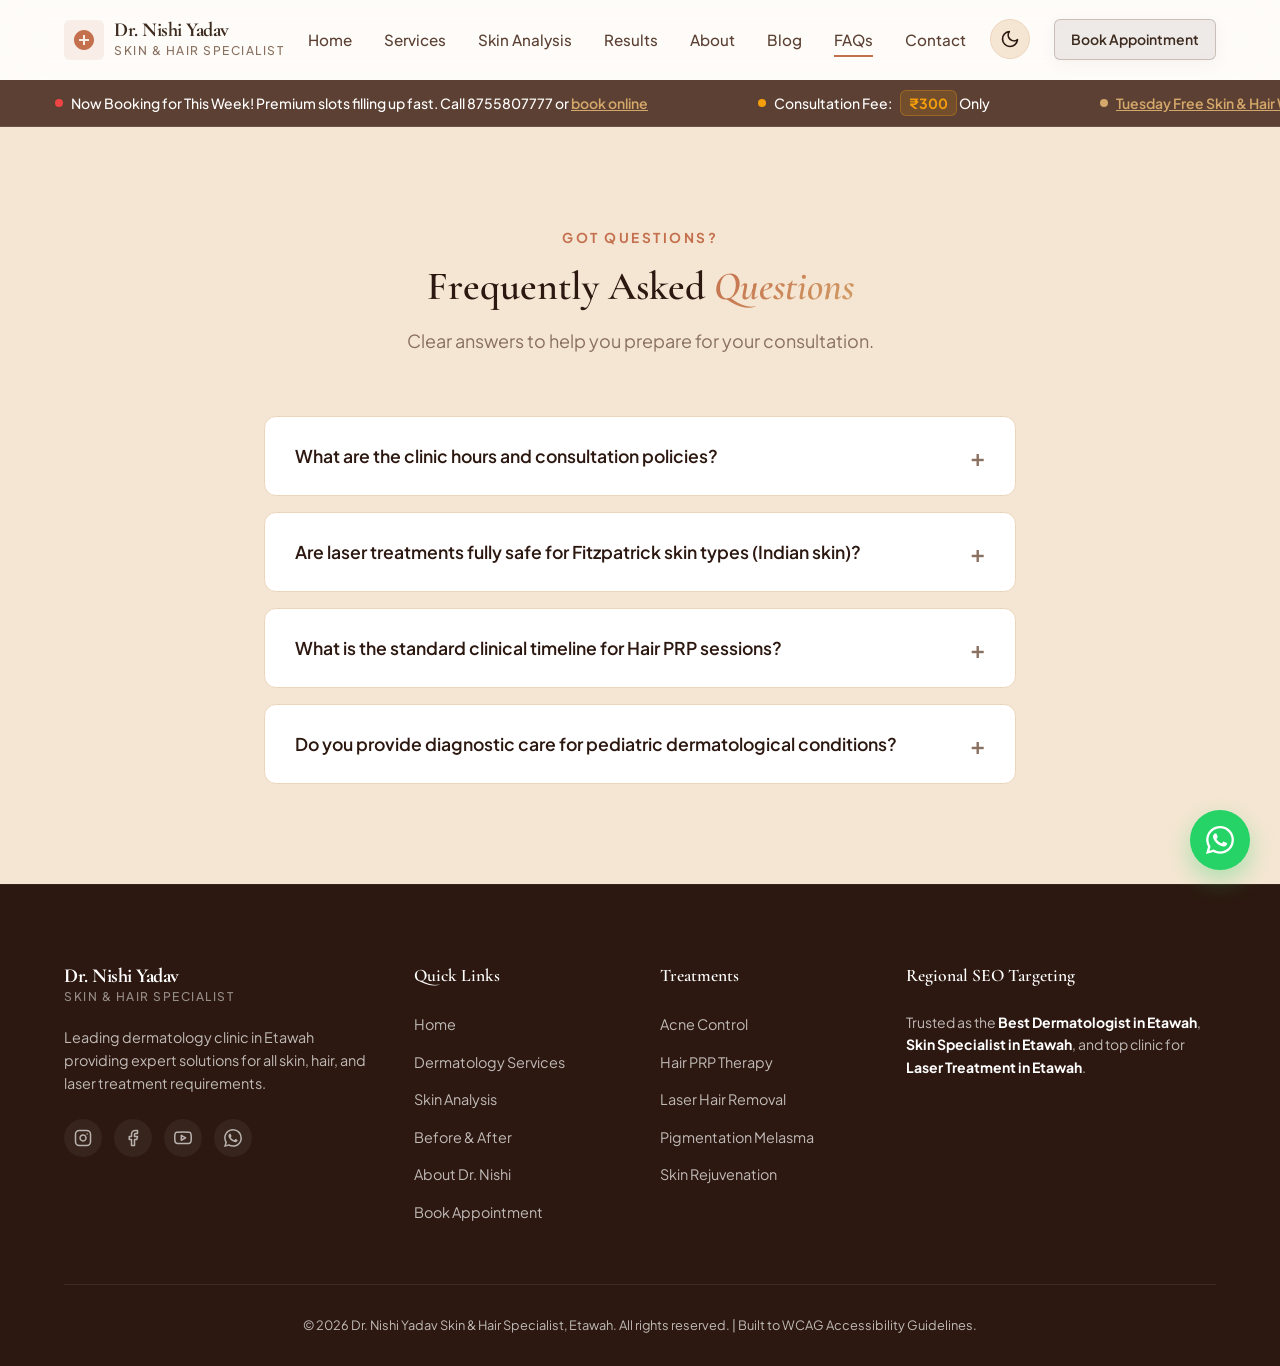
<file: faq.html>
﻿<!DOCTYPE html>
<html lang="en">
<head>
    <meta charset="UTF-8">
    <meta name="viewport" content="width=device-width, initial-scale=1.0">
    
    <!-- Primary SEO Meta Tags -->
    <title>Dr. Nishi Yadav | Best Skin & Hair Specialist in Etawah</title>
    <meta name="description" content="Etawah's trusted dermatologist and skin/hair expert. Dr. Nishi Yadav offers advanced skin care, hair fall, laser, and acne treatments. Book your consultation today.">
    <meta name="keywords" content="Best Dermatologist in Etawah, Skin Specialist in Etawah, Hair Specialist in Etawah, Laser Treatment in Etawah, Acne Treatment in Etawah, Dr Nishi Yadav Etawah">
    <meta name="author" content="Dr. Nishi Yadav Skin & Hair Specialist">
    
    <!-- Open Graph / Facebook -->
    <meta property="og:type" content="website">
    <meta property="og:title" content="Dr. Nishi Yadav | Best Skin & Hair Specialist in Etawah">
    <meta property="og:description" content="Etawah's trusted clinic for advanced dermatology, hair care, laser hair removal, and acne treatment. Led by expert dermatologist Dr. Nishi Yadav.">
    <meta property="og:url" content="https://drnishiyadavskin.com">
    
    <!-- Twitter -->
    <meta name="twitter:card" content="summary_large_image">
    <meta name="twitter:title" content="Dr. Nishi Yadav | Best Skin & Hair Specialist in Etawah">
    <meta name="twitter:description" content="Advanced dermatology treatments designed for healthy skin, stronger hair, and renewed confidence in Etawah.">
    
    <!-- Google Fonts -->
    <link rel="preconnect" href="https://fonts.googleapis.com">
    <link rel="preconnect" href="https://fonts.gstatic.com" crossorigin>
    <link href="https://fonts.googleapis.com/css2?family=Cormorant+Garamond:ital,wght@0,300;0,400;0,500;0,600;0,700;1,300;1,400;1,500;1,600;1,700&family=Plus+Jakarta+Sans:wght@300;400;500;600;700;800&display=swap" rel="stylesheet">
    
    <!-- Custom CSS -->
    <link rel="stylesheet" href="styles.css">
    
    <!-- Structured Data (Local Business Schema) -->
    <script type="application/ld+json">
    {
      "@context": "https://schema.org",
      "@type": "Dermatology",
      "name": "Dr. Nishi Yadav Skin & Hair Specialist",
      "image": "https://drnishiyadavskin.com/images/clinic-og.jpg",
      "url": "https://drnishiyadavskin.com",
      "telephone": "+918755807777",
      "priceRange": "$$",
      "address": {
        "@type": "PostalAddress",
        "streetAddress": "Near Gyan Mandir Road, Ashok Nagar, Friends Colony",
        "addressLocality": "Etawah",
        "addressRegion": "Uttar Pradesh",
        "postalCode": "206001",
        "addressCountry": "IN"
      },
      "geo": {
        "@type": "GeoCoordinates",
        "latitude": 26.7915,
        "longitude": 79.0142
      },
      "openingHoursSpecification": {
        "@type": "OpeningHoursSpecification",
        "dayOfWeek": [
          "Monday",
          "Tuesday",
          "Wednesday",
          "Thursday",
          "Friday",
          "Saturday"
        ],
        "opens": "10:00",
        "closes": "19:00"
      },
      "sameAs": [
        "https://www.google.com/maps?cid=YOUR_CID_HERE"
      ],
      "aggregateRating": {
        "@type": "AggregateRating",
        "ratingValue": "4.9",
        "reviewCount": "2712"
      }
    }
    </script>
</head>
<body>

    <!-- Sticky Header & Nav -->
    <header class="main-header">
        <div class="header-container">
            <a href="index.html" class="logo">
                <span class="logo-icon">
                    <svg width="24" height="24" viewBox="0 0 24 24" fill="none" xmlns="http://www.w3.org/2000/svg">
                        <path d="M12 2C6.48 2 2 6.48 2 12C2 17.52 6.48 22 12 22C17.52 22 22 17.52 22 12C22 6.48 17.52 2 12 2ZM13 17H11V13H7V11H11V7H13V11H17V13H13V17Z" fill="currentColor"/>
                    </svg>
                </span>
                <div class="logo-text">
                    <span class="brand-title">Dr. Nishi Yadav</span>
                    <span class="brand-subtitle">Skin & Hair Specialist</span>
                </div>
            </a>
            
            <nav class="main-nav" id="main-nav">
                <ul>
                    <li><a href="index.html" class="nav-link">Home</a></li>
                    <li><a href="services.html" class="nav-link">Services</a></li>
                    <li><a href="skin-analysis.html" class="nav-link">Skin Analysis</a></li>
                    <li><a href="before-after.html" class="nav-link">Results</a></li>
                    <li><a href="about.html" class="nav-link">About</a></li>
                    <li><a href="blog.html" class="nav-link">Blog</a></li>
                    <li><a href="faq.html" class="nav-link active">FAQs</a></li>
                    <li><a href="contact.html" class="nav-link">Contact</a></li>
                </ul>
            </nav>
            
            <div class="header-actions">
                <button id="theme-toggle" class="theme-toggle-btn" aria-label="Toggle Theme">
                    <!-- Sun icon for dark mode -->
                    <svg class="sun-icon" width="20" height="20" viewBox="0 0 24 24" fill="none" stroke="currentColor" stroke-width="2" stroke-linecap="round" stroke-linejoin="round"><circle cx="12" cy="12" r="5"/><line x1="12" y1="1" x2="12" y2="3"/><line x1="12" y1="21" x2="12" y2="23"/><line x1="4.22" y1="4.22" x2="5.64" y2="5.64"/><line x1="18.36" y1="18.36" x2="19.78" y2="19.78"/><line x1="1" y1="12" x2="3" y2="12"/><line x1="21" y1="12" x2="23" y2="12"/><line x1="4.22" y1="19.78" x2="5.64" y2="18.36"/><line x1="18.36" y1="5.64" x2="19.78" y2="4.22"/></svg>
                    <!-- Moon icon for light mode -->
                    <svg class="moon-icon" width="20" height="20" viewBox="0 0 24 24" fill="none" stroke="currentColor" stroke-width="2" stroke-linecap="round" stroke-linejoin="round"><path d="M21 12.79A9 9 0 1 1 11.21 3 7 7 0 0 0 21 12.79z"/></svg>
                </button>
                <a href="#booking" class="btn btn-primary btn-sm header-cta">Book Appointment</a>
                <button class="mobile-menu-toggle" id="menu-toggle" aria-label="Toggle Menu">
                    <span></span>
                    <span></span>
                    <span></span>
                </button>
            </div>
        </div>
    </header>

    <!-- Urgency/Trust Banner (Marquee Ticker) -->
    <div class="top-announcement" id="top-announcement">
        <div class="announcement-track">
            <div class="announcement-item">
                <span class="pulse-dot"></span>
                <span>Now Booking for This Week! Premium slots filling up fast. Call 8755807777 or <a href="#booking" class="announcement-link">book online</a></span>
            </div>
            <div class="announcement-item">
                <span class="pulse-dot fee-dot"></span>
                <span>Consultation Fee: <span class="announcement-fee-badge">₹300</span> Only</span>
            </div>
            <div class="announcement-item">
                <span class="pulse-dot camp-dot"></span>
                <span><a href="#booking" class="announcement-link">Tuesday Free Skin & Hair Wellness Initiative</a></span>
            </div>
            <!-- Duplicate set for seamless looping ticker -->
            <div class="announcement-item">
                <span class="pulse-dot"></span>
                <span>Now Booking for This Week! Premium slots filling up fast. Call 8755807777 or <a href="#booking" class="announcement-link">book online</a></span>
            </div>
            <div class="announcement-item">
                <span class="pulse-dot fee-dot"></span>
                <span>Consultation Fee: <span class="announcement-fee-badge">₹300</span> Only</span>
            </div>
            <div class="announcement-item">
                <span class="pulse-dot camp-dot"></span>
                <span><a href="#booking" class="announcement-link">Tuesday Free Skin & Hair Wellness Initiative</a></span>
            </div>
        </div>
    </div>

    <main>
        <!-- FAQ System Section -->
        <section id="faq" class="faq-section">
            <div class="container container-narrow">
                <div class="section-header text-center">
                    <span class="tagline">Got Questions?</span>
                    <h2>Frequently Asked <span class="dual-tone-accent">Questions</span></h2>
                    <p class="section-subtitle">Clear answers to help you prepare for your consultation.</p>
                </div>
                
                <div class="faq-accordion-group">
                    <div class="faq-item">
                        <button class="faq-trigger">
                            <span>What are the clinic hours and consultation policies?</span>
                            <span class="icon">+</span>
                        </button>
                        <div class="faq-panel">
                            <p>The clinic welcomes patients Monday through Saturday, from 10:00 AM to 07:00 PM. Prior scheduling is highly recommended to ensure minimal check-in wait times and dedicated diagnostic sessions.</p>
                        </div>
                    </div>
                    
                    <div class="faq-item">
                        <button class="faq-trigger">
                            <span>Are laser treatments fully safe for Fitzpatrick skin types (Indian skin)?</span>
                            <span class="icon">+</span>
                        </button>
                        <div class="faq-panel">
                            <p>Absolutely. We utilize state-of-the-art, US-FDA approved laser systems specifically calibrated for Fitzpatrick skin types IV through VI (typical Indian skin tones). This ensures targeted follicle damage with zero risk of post-inflammatory hyperpigmentation or thermal skin injury.</p>
                        </div>
                    </div>
                    
                    <div class="faq-item">
                        <button class="faq-trigger">
                            <span>What is the standard clinical timeline for Hair PRP sessions?</span>
                            <span class="icon">+</span>
                        </button>
                        <div class="faq-panel">
                            <p>For optimal follicular restoration, we recommend a primary course of 4 to 6 sessions spaced 4 weeks apart. Most patients observe a significant reduction in active hair shedding after their second session, with density improvements continuing over 4-6 months.</p>
                        </div>
                    </div>
                    
                    <div class="faq-item">
                        <button class="faq-trigger">
                            <span>Do you provide diagnostic care for pediatric dermatological conditions?</span>
                            <span class="icon">+</span>
                        </button>
                        <div class="faq-panel">
                            <p>Yes, Dr. Nishi Yadav provides specialized pediatric dermatology care, managing infantile eczema, allergic dermatitis, viral exanthems, and contact rashes using gentle, pediatric-safe therapeutic protocols.</p>
                        </div>
                    </div>
                </div>
            </div>
        </section>

    </main>

        <div id="booking-modal" class="booking-modal">
            <div class="booking-modal-container animate-fade-in">
                <button class="close-booking-modal" id="close-booking-modal" aria-label="Close Booking Form">&times;</button>
                <div class="booking-card">
                    <div class="booking-header text-center">
                        <h2>Schedule Your Appointment</h2>
                        <p>Fill out the form below to secure your consultation. Our desk will contact you to finalize the exact slot.</p>
                    </div>
                    
                    <!-- Form Progress Bar -->
                    <div class="form-progress">
                        <div class="progress-step active" id="prog-step-1"><span>1</span><label>Treatment</label></div>
                        <div class="progress-step" id="prog-step-2"><span>2</span><label>Details</label></div>
                        <div class="progress-step" id="prog-step-3"><span>3</span><label>Schedule</label></div>
                        <div class="progress-step" id="prog-step-4"><span>4</span><label>Payment</label></div>
                        <div class="progress-step" id="prog-step-5"><span>5</span><label>Confirm</label></div>
                    </div>
                    
                    <form id="appointment-form" class="appointment-form" novalidate>
                        
                        <!-- Step 1: Treatment Category -->
                        <div class="form-step active" id="step-1">
                            <h3>Choose Treatment Type</h3>
                            <p class="step-desc">Select the area of concern you want to address during your appointment.</p>
                            
                            <div class="treatment-select-grid">
                                <label class="treatment-option">
                                    <input type="radio" name="treatmentType" value="Skin Care / Acne" checked>
                                    <div class="option-content">
                                        <span class="icon">✨</span>
                                        <strong>Skin Care</strong>
                                        <span>Acne, Melasma, Allergies</span>
                                    </div>
                                </label>
                                <label class="treatment-option">
                                    <input type="radio" name="treatmentType" value="Hair Loss / PRP">
                                    <div class="option-content">
                                        <span class="icon">💇</span>
                                        <strong>Hair Treatments</strong>
                                        <span>Hair Fall, Dandruff, PRP</span>
                                    </div>
                                </label>
                                <label class="treatment-option">
                                    <input type="radio" name="treatmentType" value="Laser Procedures">
                                    <div class="option-content">
                                        <span class="icon">⚡</span>
                                        <strong>Laser Treatment</strong>
                                        <span>Hair Reduction, Scars</span>
                                    </div>
                                </label>
                                <label class="treatment-option">
                                    <input type="radio" name="treatmentType" value="General Consultation">
                                    <div class="option-content">
                                        <span class="icon">🩺</span>
                                        <strong>General Dermatology</strong>
                                        <span>Medical consult & checks</span>
                                    </div>
                                </label>
                            </div>
                            
                            <div class="form-actions text-right">
                                <button type="button" class="btn btn-primary next-step-btn" data-next="2">Continue &rarr;</button>
                            </div>
                        </div>
                        
                        <!-- Step 2: Personal Details -->
                        <div class="form-step" id="step-2">
                            <h3>Enter Patient Details</h3>
                            <p class="step-desc">All information is securely stored and kept strictly confidential.</p>
                            
                            <div class="form-grid">
                                <div class="form-group full-width">
                                    <label for="p-name">Full Name <span class="required">*</span></label>
                                    <input type="text" id="p-name" name="patientName" required placeholder="John Doe">
                                    <span class="error-message">Please enter your name.</span>
                                </div>
                                <div class="form-group">
                                    <label for="p-phone">Phone Number (WhatsApp) <span class="required">*</span></label>
                                    <input type="tel" id="p-phone" name="patientPhone" required placeholder="e.g. 8755807777">
                                    <span class="error-message">Please enter a valid 10-digit number.</span>
                                </div>
                                <div class="form-group">
                                    <label for="p-email">Email Address</label>
                                    <input type="email" id="p-email" name="patientEmail" placeholder="yourname@gmail.com">
                                    <span class="error-message">Please enter a valid email.</span>
                                </div>
                                <div class="form-group">
                                    <label for="p-age">Age <span class="required">*</span></label>
                                    <input type="number" id="p-age" name="patientAge" required min="1" max="110" placeholder="e.g. 28">
                                    <span class="error-message">Please specify a valid age.</span>
                                </div>
                                <div class="form-group">
                                    <label for="p-gender">Gender <span class="required">*</span></label>
                                    <select id="p-gender" name="patientGender" required>
                                        <option value="" disabled selected>Select Gender</option>
                                        <option value="Female">Female</option>
                                        <option value="Male">Male</option>
                                        <option value="Other">Other</option>
                                    </select>
                                    <span class="error-message">Please select a gender.</span>
                                </div>
                            </div>
                            
                            <div class="form-actions">
                                <button type="button" class="btn btn-outline prev-step-btn" data-prev="1">&larr; Back</button>
                                <button type="button" class="btn btn-primary next-step-btn" data-next="3">Continue &rarr;</button>
                            </div>
                        </div>
                        
                        <!-- Step 3: Date, Time & Notes -->
                        <div class="form-step" id="step-3">
                            <h3>Choose Date & Time</h3>
                            <p class="step-desc">Pick your preferred slot. We will try our best to accommodate this.</p>
                            
                            <div class="form-grid">
                                <div class="form-group">
                                    <label for="p-date">Preferred Date <span class="required">*</span></label>
                                    <input type="date" id="p-date" name="preferredDate" required>
                                    <span class="error-message">Please select a future date.</span>
                                </div>
                                <div class="form-group">
                                    <label for="p-time">Preferred Time Slot <span class="required">*</span></label>
                                    <select id="p-time" name="preferredTime" required>
                                        <option value="" disabled selected>Select Slot</option>
                                        <option value="Morning (10:00 AM - 01:00 PM)">Morning (10:00 AM - 01:00 PM)</option>
                                        <option value="Afternoon (01:00 PM - 04:00 PM)">Afternoon (01:00 PM - 04:00 PM)</option>
                                        <option value="Evening (04:00 PM - 07:00 PM)">Evening (04:00 PM - 07:00 PM)</option>
                                    </select>
                                    <span class="error-message">Please select a slot.</span>
                                </div>
                                <div class="form-group full-width">
                                    <label>Select Skin/Hair Concern(s)</label>
                                    <div class="concern-tags-grid">
                                        <label class="concern-tag">
                                            <input type="checkbox" name="concerns" value="Acne / Pimples">
                                            <span class="tag-label">✨ Acne / Pimples</span>
                                        </label>
                                        <label class="concern-tag">
                                            <input type="checkbox" name="concerns" value="Hair Fall / Thinning">
                                            <span class="tag-label">💇 Hair Fall / Thinning</span>
                                        </label>
                                        <label class="concern-tag">
                                            <input type="checkbox" name="concerns" value="Pigmentation / Dark Spots">
                                            <span class="tag-label">☯ Pigmentation / Spots</span>
                                        </label>
                                        <label class="concern-tag">
                                            <input type="checkbox" name="concerns" value="Skin Allergy / Rashes">
                                            <span class="tag-label">🛡 Skin Allergy / Rashes</span>
                                        </label>
                                        <label class="concern-tag">
                                            <input type="checkbox" name="concerns" value="Dandruff / Scalp Itch">
                                            <span class="tag-label">❄ Dandruff / Scalp Itch</span>
                                        </label>
                                        <label class="concern-tag">
                                            <input type="checkbox" name="concerns" value="Laser Hair Removal">
                                            <span class="tag-label">⚡ Laser Hair Removal</span>
                                        </label>
                                        <label class="concern-tag" id="tag-other-concern">
                                            <input type="checkbox" name="concerns" value="Other" id="chk-other-concern">
                                            <span class="tag-label">📝 Other Concern</span>
                                        </label>
                                    </div>
                                </div>
                                <div class="form-group full-width" id="custom-concern-group" style="display: none;">
                                    <label for="p-notes">Describe Your Custom Concern</label>
                                    <textarea id="p-notes" name="patientNotes" rows="3" placeholder="Describe symptoms, duration, or previous medications here..."></textarea>
                                </div>
                            </div>
                            
                            <!-- Interactive math captcha -->
                            <div class="spam-prevention">
                                <label for="captcha-answer">Verification: Solve the puzzle <span class="required">*</span></label>
                                <div class="captcha-math-container">
                                    <span class="captcha-question" id="captcha-question">Solve: 5 + 7 = </span>
                                    <input type="number" id="captcha-answer" name="captchaAnswer" class="captcha-input" placeholder="?" required>
                                    <button type="button" class="btn btn-outline btn-sm" id="btn-refresh-captcha" aria-label="Refresh Captcha">🔄</button>
                                </div>
                                <span class="error-message captcha-err-msg" id="captcha-error">Incorrect answer. Please solve the security puzzle to proceed.</span>
                            </div>
                            
                            <div class="form-actions">
                                <button type="button" class="btn btn-outline prev-step-btn" data-prev="2">&larr; Back</button>
                                <button type="button" class="btn btn-accent next-step-btn" data-next="4" id="submit-booking-btn">Verify & Continue &rarr;</button>
                            </div>
                        </div>
                        
                        <!-- Step 4: Secure Checkout & Payment -->
                        <div class="form-step" id="step-4">
                            <h3>Secure Consultation Checkout</h3>
                            <p class="step-desc">Select how you would like to proceed with your booking confirmation.</p>
                            
                            <!-- Tuesday Free Camp Alert Notice -->
                            <div class="tuesday-free-camp-notice" id="tuesday-free-camp-notice" style="display: none;">
                                <div class="notice-icon">🎉</div>
                                <div class="notice-body">
                                    <strong>Tuesday Free Skin Camp Applied!</strong>
                                    <span>The ₹300 consultation fee is 100% waived for today. Proceed to confirm your free booking.</span>
                                </div>
                            </div>
                            
                            <!-- Payment Mode Selector -->
                            <div class="payment-options-grid">
                                <label class="payment-option-card active" id="pay-clinic-card">
                                    <input type="radio" name="paymentOption" value="Pay at Clinic" checked>
                                    <div class="pay-option-content">
                                        <div class="pay-option-header-row">
                                            <div class="pay-option-title" id="pay-clinic-title">Pay at Clinic</div>
                                            <span class="pay-price-badge" id="pay-clinic-price">₹300</span>
                                        </div>
                                        <div class="pay-option-desc" id="pay-clinic-desc">₹0 Now. Pay at the clinical desk during check-in.</div>
                                    </div>
                                </label>
                                <label class="payment-option-card" id="pay-online-card">
                                    <input type="radio" name="paymentOption" value="Pay Online">
                                    <div class="pay-option-content">
                                        <div class="pay-option-header-row">
                                            <div class="pay-option-title" id="pay-online-title">Pay Online (Priority Lock)</div>
                                            <span class="pay-price-badge highlight" id="pay-online-price">₹300</span>
                                        </div>
                                        <div class="pay-option-desc" id="pay-online-desc">Pay online for a guaranteed priority slot with minimal wait.</div>
                                    </div>
                                </label>
                            </div>

                            <!-- Online Payment Details Area (Visible only when Pay Online is checked) -->
                             <div class="online-payment-details" id="online-payment-details" style="display: none;">
                                 <div class="upi-checkout-wrapper" style="margin-top: 15px;">
                                     <div class="upi-qr-box">
                                         <div class="upi-qr-graphics">
                                             <!-- Simulated QR Code SVG -->
                                             <svg width="150" height="150" viewBox="0 0 100 100" fill="currentColor">
                                                 <!-- Simple QR pattern -->
                                                 <rect x="0" y="0" width="25" height="25" />
                                                 <rect x="5" y="5" width="15" height="15" fill="#fff" />
                                                 <rect x="9" y="9" width="7" height="7" />
                                                 
                                                 <rect x="75" y="0" width="25" height="25" />
                                                 <rect x="80" y="5" width="15" height="15" fill="#fff" />
                                                 <rect x="84" y="9" width="7" height="7" />
                                                 
                                                 <rect x="0" y="75" width="25" height="25" />
                                                 <rect x="5" y="80" width="15" height="15" fill="#fff" />
                                                 <rect x="9" y="84" width="7" height="7" />
                                                 
                                                 <!-- random bits -->
                                                 <rect x="35" y="5" width="10" height="5" />
                                                 <rect x="55" y="10" width="5" height="15" />
                                                 <rect x="30" y="30" width="15" height="15" />
                                                 <rect x="50" y="45" width="20" height="5" />
                                                 <rect x="35" y="60" width="5" height="10" />
                                                 <rect x="80" y="40" width="10" height="20" />
                                                 <rect x="45" y="75" width="15" height="10" />
                                                 <rect x="65" y="80" width="10" height="15" />
                                                 
                                                 <circle cx="50" cy="50" r="10" fill="#0D9488" />
                                                 <path d="M48 46 L50 49 L54 44" stroke="#fff" stroke-width="2" fill="none" />
                                             </svg>
                                         </div>
                                         <div class="upi-timer" id="upi-countdown">05:00</div>
                                         <p class="upi-instruction">Scan QR using Google Pay, PhonePe, Paytm, or BHIM app to complete payment of <strong>₹300</strong>.</p>
                                     </div>
                                     <div class="upi-apps-icons">
                                         <span class="upi-app">GPay</span>
                                         <span class="upi-app">PhonePe</span>
                                         <span class="upi-app">Paytm</span>
                                         <span class="upi-app">BHIM</span>
                                     </div>
                                 </div>
                             </div>

                            <!-- Simulated Payment Gateway Loading Overlay -->
                            <div class="payment-processing-overlay" id="payment-processing-overlay">
                                <div class="processing-content">
                                    <div class="payment-spinner"></div>
                                    <h4 id="processing-status-text">Securing Connection...</h4>
                                    <p>Please do not refresh the page or click back.</p>
                                </div>
                            </div>
                            
                            <div class="form-actions">
                                <button type="button" class="btn btn-outline prev-step-btn" data-prev="3">&larr; Back</button>
                                <button type="submit" class="btn btn-accent" id="submit-payment-btn">Pay & Confirm Booking &rarr;</button>
                            </div>
                        </div>
                        
                        <!-- Step 5: Success & WhatsApp Sync -->
                        <div class="form-step" id="step-5">
                            <div class="success-screen text-center">
                                <div class="success-icon">&#10004;</div>
                                <h3>Booking Request Received!</h3>
                                <p>Thank you for submitting. To expedite confirmation and sync directly with our clinical desk, click the button below to send your details via WhatsApp.</p>
                                
                                <div class="booking-summary-box" id="booking-summary-box">
                                    <!-- Built dynamically by app.js -->
                                </div>
                                
                                <a href="#" id="whatsapp-booking-link" target="_blank" rel="noopener noreferrer" class="btn btn-accent btn-lg btn-whatsapp full-width">
                                    <svg width="20" height="20" viewBox="0 0 24 24" fill="currentColor" xmlns="http://www.w3.org/2000/svg">
                                        <path d="M17.472 14.382c-.297-.149-1.758-.867-2.03-.967-.273-.099-.471-.148-.67.15-.197.297-.767.966-.94 1.164-.173.199-.347.223-.644.075-.297-.15-1.255-.463-2.39-1.475-.883-.788-1.48-1.761-1.653-2.059-.173-.297-.018-.458.13-.606.134-.133.298-.347.446-.52.149-.174.198-.298.298-.497.099-.198.05-.371-.025-.52-.075-.149-.669-1.612-.916-2.207-.242-.579-.487-.5-.669-.51-.173-.008-.371-.01-.57-.01-.198 0-.52.074-.792.372-.272.297-1.04 1.016-1.04 2.479 0 1.462 1.065 2.875 1.213 3.074.149.198 2.096 3.2 5.077 4.487.709.306 1.262.489 1.694.625.712.227 1.36.195 1.871.118.571-.085 1.758-.719 2.006-1.413.248-.694.248-1.289.173-1.413-.074-.124-.272-.198-.57-.347m-5.421 7.403h-.004a9.87 9.87 0 01-5.031-1.378l-.361-.214-3.741.982.998-3.648-.235-.374a9.86 9.86 0 01-1.51-5.26c.001-5.45 4.436-9.884 9.888-9.884 2.64 0 5.122 1.03 6.988 2.898a9.825 9.825 0 012.893 6.994c-.003 5.45-4.437 9.884-9.885 9.884m8.413-18.297A11.815 11.815 0 0012.05 0C5.495 0 .16 5.335.157 11.892c0 2.096.547 4.142 1.588 5.945L0 24l6.335-1.662c1.746.953 3.71 1.456 5.704 1.457h.005c6.554 0 11.89-5.335 11.893-11.893a11.821 11.821 0 00-3.48-8.413z"/>
                                    </svg>
                                    Send Booking via WhatsApp
                                </a>
                                <button type="button" class="btn btn-link" id="restart-booking-btn">Book Another Appointment</button>
                            </div>
                        </div>
                    </form>
                </div>
            </div>
        </div>



    <!-- Footer -->
    <footer class="main-footer">
        <div class="container">
            <div class="footer-grid">
                <div class="footer-col brand-col">
                    <a href="index.html" class="logo logo-white">
                        <div class="logo-text">
                            <span class="brand-title">Dr. Nishi Yadav</span>
                            <span class="brand-subtitle">Skin & Hair Specialist</span>
                        </div>
                    </a>
                    <p class="desc">Leading dermatology clinic in Etawah providing expert solutions for all skin, hair, and laser treatment requirements.</p>
                    <div class="footer-social-links">
                        <a href="https://www.instagram.com/drnishidermatologist?utm_source=ig_web_button_share_sheet&igsh=ZDNlZDc0MzIxNw==" target="_blank" rel="noopener noreferrer" aria-label="Instagram">
                            <svg width="18" height="18" viewBox="0 0 24 24" fill="none" stroke="currentColor" stroke-width="2" stroke-linecap="round" stroke-linejoin="round"><rect x="2" y="2" width="20" height="20" rx="5" ry="5"/><path d="M16 11.37A4 4 0 1 1 12.63 8 4 4 0 0 1 16 11.37z"/><line x1="17.5" y1="6.5" x2="17.51" y2="6.5"/></svg>
                        </a>
                        <a href="https://www.facebook.com/112575211218012?ref=NONE_xav_ig_profile_page_web" target="_blank" rel="noopener noreferrer" aria-label="Facebook">
                            <svg width="18" height="18" viewBox="0 0 24 24" fill="none" stroke="currentColor" stroke-width="2" stroke-linecap="round" stroke-linejoin="round"><path d="M18 2h-3a5 5 0 0 0-5 5v3H7v4h3v8h4v-8h3l1-4h-4V7a1 1 0 0 1 1-1h3z"/></svg>
                        </a>
                        <a href="https://youtube.com/@DrNishiYadavdermatologist?si=hTL4FSgKGnMjeE52" target="_blank" rel="noopener noreferrer" aria-label="YouTube">
                            <svg width="18" height="18" viewBox="0 0 24 24" fill="none" stroke="currentColor" stroke-width="2" stroke-linecap="round" stroke-linejoin="round"><path d="M22.54 6.42a2.78 2.78 0 0 0-1.94-2C18.88 4 12 4 12 4s-6.88 0-8.6.46a2.78 2.78 0 0 0-1.94 2A29 29 0 0 0 1 11.75a29 29 0 0 0 .46 5.33A2.78 2.78 0 0 0 3.4 19c1.72.46 8.6.46 8.6.46s6.88 0 8.6-.46a2.78 2.78 0 0 0 1.94-2 29 29 0 0 0 .46-5.25 29 29 0 0 0-.46-5.33z"/><polygon points="9.75 15.02 15.5 11.75 9.75 8.48 9.75 15.02"/></svg>
                        </a>
                        <a href="https://wa.me/918755807777" target="_blank" rel="noopener noreferrer" aria-label="WhatsApp">
                            <svg width="18" height="18" viewBox="0 0 24 24" fill="currentColor"><path d="M17.472 14.382c-.297-.149-1.758-.867-2.03-.967-.273-.099-.471-.148-.67.15-.197.297-.767.966-.94 1.164-.173.199-.347.223-.644.075-.297-.15-1.255-.463-2.39-1.475-.883-.788-1.48-1.761-1.653-2.059-.173-.297-.018-.458.13-.606.134-.133.298-.347.446-.52.149-.174.198-.298.298-.497.099-.198.05-.371-.025-.52-.075-.149-.669-1.612-.916-2.207-.242-.579-.487-.5-.669-.51-.173-.008-.371-.01-.57-.01-.198 0-.52.074-.792.372-.272.297-1.04 1.016-1.04 2.479 0 1.462 1.065 2.875 1.213 3.074.149.198 2.096 3.2 5.077 4.487.709.306 1.262.489 1.694.625.712.227 1.36.195 1.871.118.571-.085 1.758-.719 2.006-1.413.248-.694.248-1.289.173-1.413-.074-.124-.272-.198-.57-.347m-5.421 7.403h-.004a9.87 9.87 0 01-5.031-1.378l-.361-.214-3.741.982.998-3.648-.235-.374a9.86 9.86 0 01-1.51-5.26c.001-5.45 4.436-9.884 9.888-9.884 2.64 0 5.122 1.03 6.988 2.898a9.825 9.825 0 012.893 6.994c-.003 5.45-4.437 9.884-9.885 9.884m8.413-18.297A11.815 11.815 0 0012.05 0C5.495 0 .16 5.335.157 11.892c0 2.096.547 4.142 1.588 5.945L0 24l6.335-1.662c1.746.953 3.71 1.456 5.704 1.457h.005c6.554 0 11.89-5.335 11.893-11.893a11.821 11.821 0 00-3.48-8.413z"/></svg>
                        </a>
                    </div>
                </div>
                <div class="footer-col">
                    <h4>Quick Links</h4>
                    <ul>
                        <li><a href="index.html">Home</a></li>
                        <li><a href="services.html">Dermatology Services</a></li>
                        <li><a href="skin-analysis.html">Skin Analysis</a></li>
                        <li><a href="before-after.html">Before & After</a></li>
                        <li><a href="about.html">About Dr. Nishi</a></li>
                        <li><a href="#booking">Book Appointment</a></li>
                    </ul>
                </div>
                <div class="footer-col">
                    <h4>Treatments</h4>
                    <ul>
                        <li><a href="services.html">Acne Control</a></li>
                        <li><a href="services.html">Hair PRP Therapy</a></li>
                        <li><a href="services.html">Laser Hair Removal</a></li>
                        <li><a href="services.html">Pigmentation Melasma</a></li>
                        <li><a href="services.html">Skin Rejuvenation</a></li>
                    </ul>
                </div>
                <div class="footer-col">
                    <h4>Regional SEO Targeting</h4>
                    <p class="seo-keywords">Trusted as the <strong>Best Dermatologist in Etawah</strong>, <strong>Skin Specialist in Etawah</strong>, and top clinic for <strong>Laser Treatment in Etawah</strong>.</p>
                </div>
            </div>
            <div class="footer-bottom text-center">
                <p>&copy; 2026 Dr. Nishi Yadav Skin & Hair Specialist, Etawah. All rights reserved. | Built to WCAG Accessibility Guidelines.</p>
            </div>
        </div>
    </footer>

    <!-- Floating Sticky Elements -->
    <a href="https://wa.me/918755807777?text=Hi%20Dr.%20Nishi%20Yadav%20Skin%20%26%20Hair%20Specialist,%20I%20would%20like%20to%20inquire%20about%20a%20consultation." 
       target="_blank" rel="noopener noreferrer" 
       class="floating-whatsapp-btn" 
       aria-label="Contact on WhatsApp">
        <svg width="28" height="28" viewBox="0 0 24 24" fill="currentColor" xmlns="http://www.w3.org/2000/svg">
            <path d="M17.472 14.382c-.297-.149-1.758-.867-2.03-.967-.273-.099-.471-.148-.67.15-.197.297-.767.966-.94 1.164-.173.199-.347.223-.644.075-.297-.15-1.255-.463-2.39-1.475-.883-.788-1.48-1.761-1.653-2.059-.173-.297-.018-.458.13-.606.134-.133.298-.347.446-.52.149-.174.198-.298.298-.497.099-.198.05-.371-.025-.52-.075-.149-.669-1.612-.916-2.207-.242-.579-.487-.5-.669-.51-.173-.008-.371-.01-.57-.01-.198 0-.52.074-.792.372-.272.297-1.04 1.016-1.04 2.479 0 1.462 1.065 2.875 1.213 3.074.149.198 2.096 3.2 5.077 4.487.709.306 1.262.489 1.694.625.712.227 1.36.195 1.871.118.571-.085 1.758-.719 2.006-1.413.248-.694.248-1.289.173-1.413-.074-.124-.272-.198-.57-.347m-5.421 7.403h-.004a9.87 9.87 0 01-5.031-1.378l-.361-.214-3.741.982.998-3.648-.235-.374a9.86 9.86 0 01-1.51-5.26c.001-5.45 4.436-9.884 9.888-9.884 2.64 0 5.122 1.03 6.988 2.898a9.825 9.825 0 012.893 6.994c-.003 5.45-4.437 9.884-9.885 9.884m8.413-18.297A11.815 11.815 0 0012.05 0C5.495 0 .16 5.335.157 11.892c0 2.096.547 4.142 1.588 5.945L0 24l6.335-1.662c1.746.953 3.71 1.456 5.704 1.457h.005c6.554 0 11.89-5.335 11.893-11.893a11.821 11.821 0 00-3.48-8.413z"/>
        </svg>
        <span class="tooltip">Inquire on WhatsApp</span>
    </a>

    <!-- Custom Scripts -->
    <script src="app.js"></script>
</body>
</html>
</file>
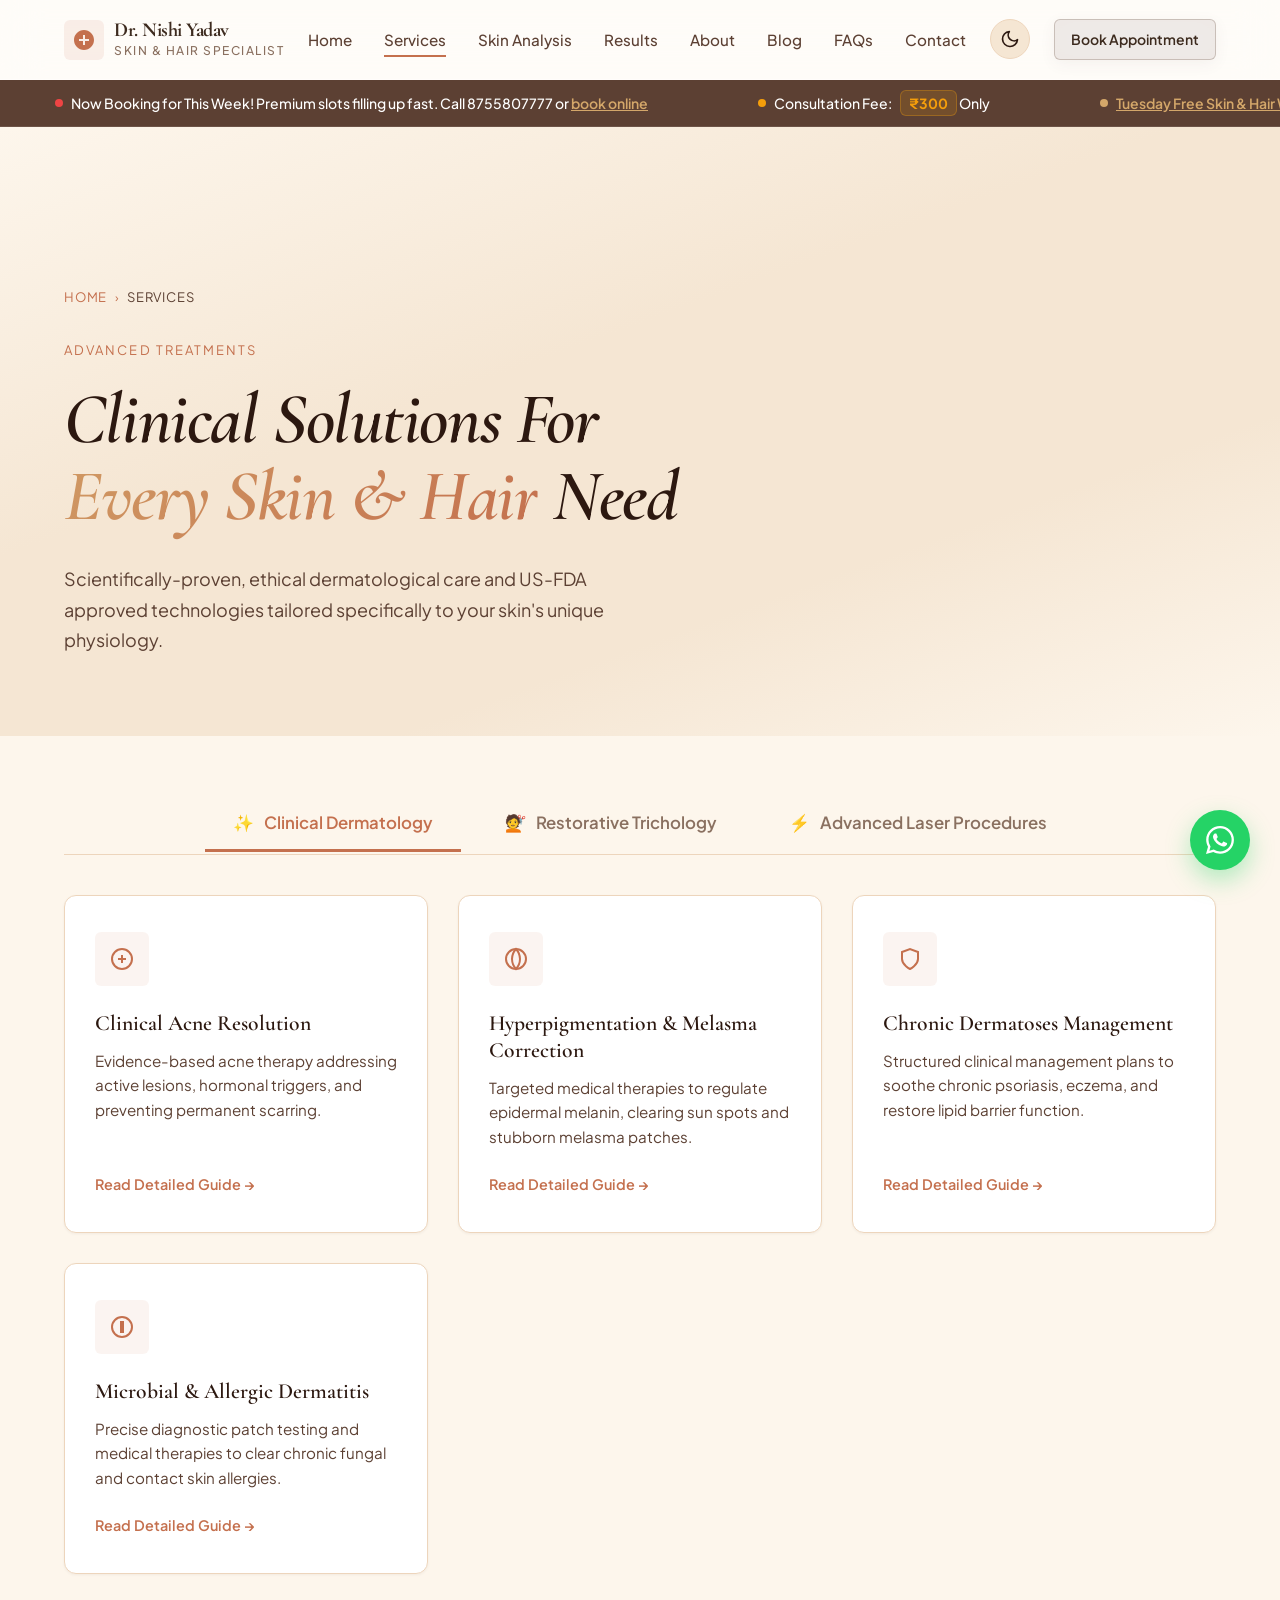
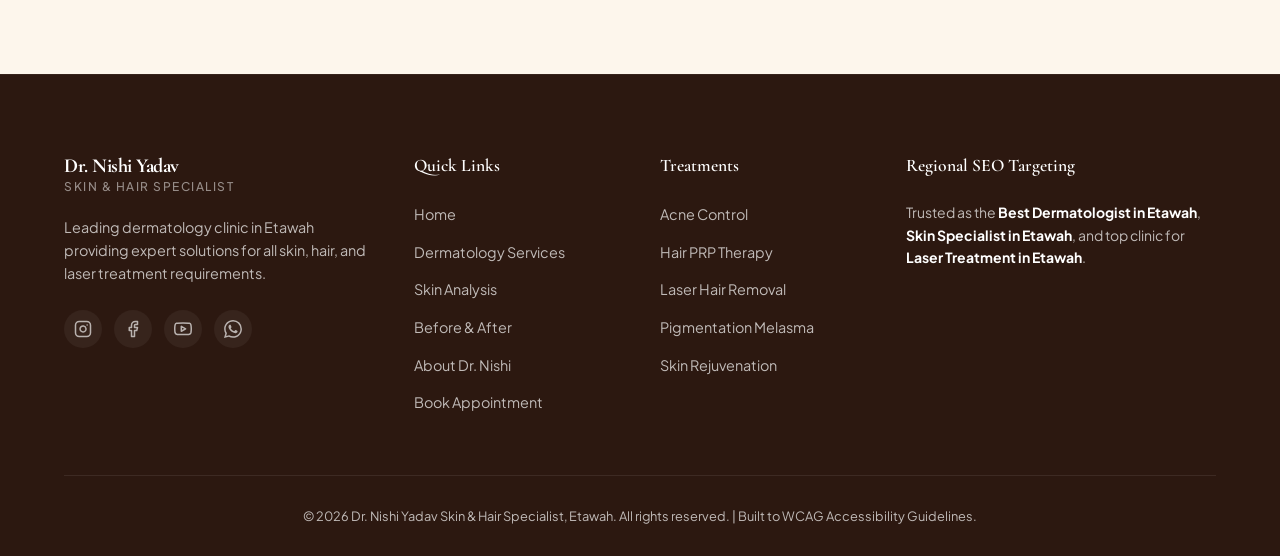
<file: services.html>
﻿<!DOCTYPE html>
<html lang="en">
<head>
    <meta charset="UTF-8">
    <meta name="viewport" content="width=device-width, initial-scale=1.0">
    
    <!-- Primary SEO Meta Tags -->
    <title>Dr. Nishi Yadav | Best Skin & Hair Specialist in Etawah</title>
    <meta name="description" content="Etawah's trusted dermatologist and skin/hair expert. Dr. Nishi Yadav offers advanced skin care, hair fall, laser, and acne treatments. Book your consultation today.">
    <meta name="keywords" content="Best Dermatologist in Etawah, Skin Specialist in Etawah, Hair Specialist in Etawah, Laser Treatment in Etawah, Acne Treatment in Etawah, Dr Nishi Yadav Etawah">
    <meta name="author" content="Dr. Nishi Yadav Skin & Hair Specialist">
    
    <!-- Open Graph / Facebook -->
    <meta property="og:type" content="website">
    <meta property="og:title" content="Dr. Nishi Yadav | Best Skin & Hair Specialist in Etawah">
    <meta property="og:description" content="Etawah's trusted clinic for advanced dermatology, hair care, laser hair removal, and acne treatment. Led by expert dermatologist Dr. Nishi Yadav.">
    <meta property="og:url" content="https://drnishiyadavskin.com">
    
    <!-- Twitter -->
    <meta name="twitter:card" content="summary_large_image">
    <meta name="twitter:title" content="Dr. Nishi Yadav | Best Skin & Hair Specialist in Etawah">
    <meta name="twitter:description" content="Advanced dermatology treatments designed for healthy skin, stronger hair, and renewed confidence in Etawah.">
    
    <!-- Google Fonts -->
    <link rel="preconnect" href="https://fonts.googleapis.com">
    <link rel="preconnect" href="https://fonts.gstatic.com" crossorigin>
    <link href="https://fonts.googleapis.com/css2?family=Cormorant+Garamond:ital,wght@0,300;0,400;0,500;0,600;0,700;1,300;1,400;1,500;1,600;1,700&family=Plus+Jakarta+Sans:wght@300;400;500;600;700;800&display=swap" rel="stylesheet">
    
    <!-- Custom CSS -->
    <link rel="stylesheet" href="styles.css">
    
    <!-- Structured Data (Local Business Schema) -->
    <script type="application/ld+json">
    {
      "@context": "https://schema.org",
      "@type": "Dermatology",
      "name": "Dr. Nishi Yadav Skin & Hair Specialist",
      "image": "https://drnishiyadavskin.com/images/clinic-og.jpg",
      "url": "https://drnishiyadavskin.com",
      "telephone": "+918755807777",
      "priceRange": "$$",
      "address": {
        "@type": "PostalAddress",
        "streetAddress": "Near Gyan Mandir Road, Ashok Nagar, Friends Colony",
        "addressLocality": "Etawah",
        "addressRegion": "Uttar Pradesh",
        "postalCode": "206001",
        "addressCountry": "IN"
      },
      "geo": {
        "@type": "GeoCoordinates",
        "latitude": 26.7915,
        "longitude": 79.0142
      },
      "openingHoursSpecification": {
        "@type": "OpeningHoursSpecification",
        "dayOfWeek": [
          "Monday",
          "Tuesday",
          "Wednesday",
          "Thursday",
          "Friday",
          "Saturday"
        ],
        "opens": "10:00",
        "closes": "19:00"
      },
      "sameAs": [
        "https://www.google.com/maps?cid=YOUR_CID_HERE"
      ],
      "aggregateRating": {
        "@type": "AggregateRating",
        "ratingValue": "4.9",
        "reviewCount": "2712"
      }
    }
    </script>
</head>
<body>

    <!-- Sticky Header & Nav -->
    <header class="main-header">
        <div class="header-container">
            <a href="index.html" class="logo">
                <span class="logo-icon">
                    <svg width="24" height="24" viewBox="0 0 24 24" fill="none" xmlns="http://www.w3.org/2000/svg">
                        <path d="M12 2C6.48 2 2 6.48 2 12C2 17.52 6.48 22 12 22C17.52 22 22 17.52 22 12C22 6.48 17.52 2 12 2ZM13 17H11V13H7V11H11V7H13V11H17V13H13V17Z" fill="currentColor"/>
                    </svg>
                </span>
                <div class="logo-text">
                    <span class="brand-title">Dr. Nishi Yadav</span>
                    <span class="brand-subtitle">Skin & Hair Specialist</span>
                </div>
            </a>
            
            <nav class="main-nav" id="main-nav">
                <ul>
                    <li><a href="index.html" class="nav-link">Home</a></li>
                    <li><a href="services.html" class="nav-link active">Services</a></li>
                    <li><a href="skin-analysis.html" class="nav-link">Skin Analysis</a></li>
                    <li><a href="before-after.html" class="nav-link">Results</a></li>
                    <li><a href="about.html" class="nav-link">About</a></li>
                    <li><a href="blog.html" class="nav-link">Blog</a></li>
                    <li><a href="faq.html" class="nav-link">FAQs</a></li>
                    <li><a href="contact.html" class="nav-link">Contact</a></li>
                </ul>
            </nav>
            
            <div class="header-actions">
                <button id="theme-toggle" class="theme-toggle-btn" aria-label="Toggle Theme">
                    <!-- Sun icon for dark mode -->
                    <svg class="sun-icon" width="20" height="20" viewBox="0 0 24 24" fill="none" stroke="currentColor" stroke-width="2" stroke-linecap="round" stroke-linejoin="round"><circle cx="12" cy="12" r="5"/><line x1="12" y1="1" x2="12" y2="3"/><line x1="12" y1="21" x2="12" y2="23"/><line x1="4.22" y1="4.22" x2="5.64" y2="5.64"/><line x1="18.36" y1="18.36" x2="19.78" y2="19.78"/><line x1="1" y1="12" x2="3" y2="12"/><line x1="21" y1="12" x2="23" y2="12"/><line x1="4.22" y1="19.78" x2="5.64" y2="18.36"/><line x1="18.36" y1="5.64" x2="19.78" y2="4.22"/></svg>
                    <!-- Moon icon for light mode -->
                    <svg class="moon-icon" width="20" height="20" viewBox="0 0 24 24" fill="none" stroke="currentColor" stroke-width="2" stroke-linecap="round" stroke-linejoin="round"><path d="M21 12.79A9 9 0 1 1 11.21 3 7 7 0 0 0 21 12.79z"/></svg>
                </button>
                <a href="#booking" class="btn btn-primary btn-sm header-cta">Book Appointment</a>
                <button class="mobile-menu-toggle" id="menu-toggle" aria-label="Toggle Menu">
                    <span></span>
                    <span></span>
                    <span></span>
                </button>
            </div>
        </div>
    </header>

    <!-- Urgency/Trust Banner (Marquee Ticker) -->
    <div class="top-announcement" id="top-announcement">
        <div class="announcement-track">
            <div class="announcement-item">
                <span class="pulse-dot"></span>
                <span>Now Booking for This Week! Premium slots filling up fast. Call 8755807777 or <a href="#booking" class="announcement-link">book online</a></span>
            </div>
            <div class="announcement-item">
                <span class="pulse-dot fee-dot"></span>
                <span>Consultation Fee: <span class="announcement-fee-badge">₹300</span> Only</span>
            </div>
            <div class="announcement-item">
                <span class="pulse-dot camp-dot"></span>
                <span><a href="#booking" class="announcement-link">Tuesday Free Skin & Hair Wellness Initiative</a></span>
            </div>
            <!-- Duplicate set for seamless looping ticker -->
            <div class="announcement-item">
                <span class="pulse-dot"></span>
                <span>Now Booking for This Week! Premium slots filling up fast. Call 8755807777 or <a href="#booking" class="announcement-link">book online</a></span>
            </div>
            <div class="announcement-item">
                <span class="pulse-dot fee-dot"></span>
                <span>Consultation Fee: <span class="announcement-fee-badge">₹300</span> Only</span>
            </div>
            <div class="announcement-item">
                <span class="pulse-dot camp-dot"></span>
                <span><a href="#booking" class="announcement-link">Tuesday Free Skin & Hair Wellness Initiative</a></span>
            </div>
        </div>
    </div>

    <main style="background:var(--bg-light)">
        <!-- Services Hero Section -->
        <section class="relative min-h-[50vh] flex items-end pb-16 pt-40 overflow-hidden" style="background:linear-gradient(160deg, var(--bg-light) 0%, var(--bg-alt) 40%, #F5E6D3 70%, var(--bg-light) 100%); position: relative; padding-top: 160px; padding-bottom: 80px;">
            <div class="absolute top-20 right-20 w-80 h-80 rounded-full opacity-30 pointer-events-none" style="background:radial-gradient(circle, var(--accent) 0%, transparent 70%); filter:blur(60px); position: absolute; top: 80px; right: 80px;"></div>
            <div class="absolute bottom-0 left-10 w-60 h-60 rounded-full opacity-20 pointer-events-none" style="background:radial-gradient(circle, var(--accent-light) 0%, transparent 70%); filter:blur(50px); position: absolute; bottom: 0; left: 40px;"></div>
            <div class="container w-full">
                <!-- Breadcrumb Nav -->
                <nav class="flex items-center gap-2 mb-8" style="display:flex; align-items:center; gap: 8px; margin-bottom: 32px;">
                    <a style="font-family:var(--font-body); font-size:0.8125rem; color:var(--accent); letter-spacing:0.06em; text-transform:uppercase; text-decoration:none" href="index.html">Home</a>
                    <span style="color:var(--accent); font-size:0.75rem">›</span>
                    <span style="font-family:var(--font-body); font-size:0.8125rem; color:var(--text-main); letter-spacing:0.06em; text-transform:uppercase">Services</span>
                </nav>
                <div class="max-w-3xl" style="max-width: 768px;">
                    <p style="font-family:var(--font-accent); font-size:0.8125rem; letter-spacing:0.16em; text-transform:uppercase; color:var(--accent); margin-bottom:1.25rem;">Advanced Treatments</p>
                    <h1 style="font-family:var(--font-display); font-size:clamp(2.75rem, 6vw, 4.5rem); font-weight:600; font-style:italic; line-height:1.08; color:var(--text-title); letter-spacing:-0.02em; margin-bottom:1.75rem;">
                        Clinical Solutions For<br>
                        <span class="dual-tone-accent">Every Skin &amp; Hair</span> Need
                    </h1>
                    <p style="font-family:var(--font-body); font-size:1.125rem; line-height:1.7; color:var(--text-main); max-width:560px;">
                        Scientifically-proven, ethical dermatological care and US-FDA approved technologies tailored specifically to your skin's unique physiology.
                    </p>
                </div>
            </div>
        </section>

        <!-- Services Section -->
        <section id="services" class="services-section" style="padding-top: 60px;">
            <div class="container">
                
                <!-- Services Tabs -->
                <div class="services-tabs">
                    <div class="tabs-header">
                        <button class="tab-btn active" data-tab="skin">
                            <span class="tab-icon">✨</span>
                            Clinical Dermatology
                        </button>
                        <button class="tab-btn" data-tab="hair">
                            <span class="tab-icon">💇</span>
                            Restorative Trichology
                        </button>
                        <button class="tab-btn" data-tab="laser">
                            <span class="tab-icon">⚡</span>
                            Advanced Laser Procedures
                        </button>
                    </div>
                    
                    <div class="tabs-content">
                        <!-- Skin Tab Content -->
                        <div class="tab-pane active" id="tab-skin">
                            <div class="services-grid-cards">
                                <div class="service-card" data-service="acne">
                                    <div class="service-icon"><svg width="24" height="24" viewBox="0 0 24 24" fill="none" stroke="currentColor" stroke-width="2"><circle cx="12" cy="12" r="10"/><path d="M12 8v8"/><path d="M8 12h8"/></svg></div>
                                    <h3>Clinical Acne Resolution</h3>
                                    <p>Evidence-based acne therapy addressing active lesions, hormonal triggers, and preventing permanent scarring.</p>
                                    <span class="btn-text">Read Detailed Guide &rarr;</span>
                                </div>
                                <div class="service-card" data-service="pigmentation">
                                    <div class="service-icon"><svg width="24" height="24" viewBox="0 0 24 24" fill="none" stroke="currentColor" stroke-width="2"><circle cx="12" cy="12" r="10"/><path d="M12 2a15.3 15.3 0 0 1 4 10 15.3 15.3 0 0 1-4 10 15.3 15.3 0 0 1-4-10 15.3 15.3 0 0 1 4-10z"/></svg></div>
                                    <h3>Hyperpigmentation & Melasma Correction</h3>
                                    <p>Targeted medical therapies to regulate epidermal melanin, clearing sun spots and stubborn melasma patches.</p>
                                    <span class="btn-text">Read Detailed Guide &rarr;</span>
                                </div>
                                <div class="service-card" data-service="eczema">
                                    <div class="service-icon"><svg width="24" height="24" viewBox="0 0 24 24" fill="none" stroke="currentColor" stroke-width="2"><path d="M12 22s8-4 8-10V5l-8-3-8 3v7c0 6 8 10 8 10z"/></svg></div>
                                    <h3>Chronic Dermatoses Management</h3>
                                    <p>Structured clinical management plans to soothe chronic psoriasis, eczema, and restore lipid barrier function.</p>
                                    <span class="btn-text">Read Detailed Guide &rarr;</span>
                                </div>
                                <div class="service-card" data-service="fungal">
                                    <div class="service-icon"><svg width="24" height="24" viewBox="0 0 24 24" fill="none" stroke="currentColor" stroke-width="2"><path d="M12 2C6.48 2 2 6.48 2 12s4.48 10 10 10 10-4.48 10-10S17.52 2 12 2zm1 15h-2v-6h2v6zm0-8h-2V7h2v2z"/></svg></div>
                                    <h3>Microbial & Allergic Dermatitis</h3>
                                    <p>Precise diagnostic patch testing and medical therapies to clear chronic fungal and contact skin allergies.</p>
                                    <span class="btn-text">Read Detailed Guide &rarr;</span>
                                </div>
                            </div>
                        </div>
                        
                        <!-- Hair Tab Content -->
                        <div class="tab-pane" id="tab-hair">
                            <div class="services-grid-cards">
                                <div class="service-card" data-service="hairfall">
                                    <div class="service-icon"><svg width="24" height="24" viewBox="0 0 24 24" fill="none" stroke="currentColor" stroke-width="2"><path d="M12 2c1.7 0 3 1.3 3 3v14c0 1.7-1.3 3-3 3s-3-1.3-3-3V5c0-1.7 1.3-3 3-3z"/></svg></div>
                                    <h3>Follicular Restoration & Alopecia Therapy</h3>
                                    <p>Multi-dimensional medical care designed to halt hair shedding and reverse follicle miniaturization.</p>
                                    <span class="btn-text">Read Detailed Guide &rarr;</span>
                                </div>
                                <div class="service-card" data-service="prp">
                                    <div class="service-icon"><svg width="24" height="24" viewBox="0 0 24 24" fill="none" stroke="currentColor" stroke-width="2"><path d="M4.5 16.5c-1.5 1.26-2.5 3.19-2.5 5.5h20c0-2.31-1-4.24-2.5-5.5M12 2v10m-3-7l3-3 3 3m-6 4l3 3 3-3"/></svg></div>
                                    <h3>Autologous Platelet-Rich Plasma (PRP)</h3>
                                    <p>Advanced growth-factor therapy utilizing your blood platelets to trigger hair density and shaft thickness.</p>
                                    <span class="btn-text">Read Detailed Guide &rarr;</span>
                                </div>
                                <div class="service-card" data-service="dandruff">
                                    <div class="service-icon"><svg width="24" height="24" viewBox="0 0 24 24" fill="none" stroke="currentColor" stroke-width="2"><circle cx="12" cy="12" r="10"/><path d="M8 12h.01M12 12h.01M16 12h.01M12 16h.01M10 8h.01M14 8h.01"/></svg></div>
                                    <h3>Scalp Therapy & Seborrheic Clearance</h3>
                                    <p>Therapeutic trichology protocols designed to clear seborrheic dermatitis, dandruff scales, and scalp inflammation.</p>
                                    <span class="btn-text">Read Detailed Guide &rarr;</span>
                                </div>
                            </div>
                        </div>
                        
                        <!-- Laser Tab Content -->
                        <div class="tab-pane" id="tab-laser">
                            <div class="services-grid-cards">
                                <div class="service-card" data-service="laserscar">
                                    <div class="service-icon"><svg width="24" height="24" viewBox="0 0 24 24" fill="none" stroke="currentColor" stroke-width="2"><polygon points="13 2 3 14 12 14 11 22 21 10 12 10 13 2"/></svg></div>
                                    <h3>Fractional CO2 Laser Resurfacing</h3>
                                    <p>Precision micro-ablative laser technology to smooth deep pitted acne scars and trigger rapid collagen remodeling.</p>
                                    <span class="btn-text">Read Detailed Guide &rarr;</span>
                                </div>
                                <div class="service-card" data-service="laserhair">
                                    <div class="service-icon"><svg width="24" height="24" viewBox="0 0 24 24" fill="none" stroke="currentColor" stroke-width="2"><circle cx="12" cy="12" r="10"/><path d="M12 18V6m-6 6h12"/></svg></div>
                                    <h3>Precision Laser Hair Reduction</h3>
                                    <p>Painless, US-FDA approved laser technology for clean, permanent hair reduction across body zones.</p>
                                    <span class="btn-text">Read Detailed Guide &rarr;</span>
                                </div>
                                <div class="service-card" data-service="laserrejuvenation">
                                    <div class="service-icon"><svg width="24" height="24" viewBox="0 0 24 24" fill="none" stroke="currentColor" stroke-width="2"><path d="M12 3a9 9 0 0 0 9 9 9 9 0 1 1-9-9Z"/></svg></div>
                                    <h3>Q-Switched Laser Photo-Facial</h3>
                                    <p>High-speed Nd:YAG laser treatments to break down pigment, refine open pores, and instantly boost skin tone.</p>
                                    <span class="btn-text">Read Detailed Guide &rarr;</span>
                                </div>
                            </div>
                        </div>
                    </div>
                </div>
            </div>
        </section>

        <!-- Dynamic Detailed Service Overlay Panel (SPA page transition feel) -->
        <div id="service-overlay" class="service-overlay">
            <div class="overlay-container">
                <button class="close-overlay-btn" id="close-overlay" aria-label="Close Panel">&times;</button>
                <div class="overlay-body" id="overlay-content">
                    <!-- Loaded dynamically via app.js -->
                </div>
            </div>
        </div>

    </main>

        <div id="booking-modal" class="booking-modal">
            <div class="booking-modal-container animate-fade-in">
                <button class="close-booking-modal" id="close-booking-modal" aria-label="Close Booking Form">&times;</button>
                <div class="booking-card">
                    <div class="booking-header text-center">
                        <h2>Schedule Your Appointment</h2>
                        <p>Fill out the form below to secure your consultation. Our desk will contact you to finalize the exact slot.</p>
                    </div>
                    
                    <!-- Form Progress Bar -->
                    <div class="form-progress">
                        <div class="progress-step active" id="prog-step-1"><span>1</span><label>Treatment</label></div>
                        <div class="progress-step" id="prog-step-2"><span>2</span><label>Details</label></div>
                        <div class="progress-step" id="prog-step-3"><span>3</span><label>Schedule</label></div>
                        <div class="progress-step" id="prog-step-4"><span>4</span><label>Payment</label></div>
                        <div class="progress-step" id="prog-step-5"><span>5</span><label>Confirm</label></div>
                    </div>
                    
                    <form id="appointment-form" class="appointment-form" novalidate>
                        
                        <!-- Step 1: Treatment Category -->
                        <div class="form-step active" id="step-1">
                            <h3>Choose Treatment Type</h3>
                            <p class="step-desc">Select the area of concern you want to address during your appointment.</p>
                            
                            <div class="treatment-select-grid">
                                <label class="treatment-option">
                                    <input type="radio" name="treatmentType" value="Skin Care / Acne" checked>
                                    <div class="option-content">
                                        <span class="icon">✨</span>
                                        <strong>Skin Care</strong>
                                        <span>Acne, Melasma, Allergies</span>
                                    </div>
                                </label>
                                <label class="treatment-option">
                                    <input type="radio" name="treatmentType" value="Hair Loss / PRP">
                                    <div class="option-content">
                                        <span class="icon">💇</span>
                                        <strong>Hair Treatments</strong>
                                        <span>Hair Fall, Dandruff, PRP</span>
                                    </div>
                                </label>
                                <label class="treatment-option">
                                    <input type="radio" name="treatmentType" value="Laser Procedures">
                                    <div class="option-content">
                                        <span class="icon">⚡</span>
                                        <strong>Laser Treatment</strong>
                                        <span>Hair Reduction, Scars</span>
                                    </div>
                                </label>
                                <label class="treatment-option">
                                    <input type="radio" name="treatmentType" value="General Consultation">
                                    <div class="option-content">
                                        <span class="icon">🩺</span>
                                        <strong>General Dermatology</strong>
                                        <span>Medical consult & checks</span>
                                    </div>
                                </label>
                            </div>
                            
                            <div class="form-actions text-right">
                                <button type="button" class="btn btn-primary next-step-btn" data-next="2">Continue &rarr;</button>
                            </div>
                        </div>
                        
                        <!-- Step 2: Personal Details -->
                        <div class="form-step" id="step-2">
                            <h3>Enter Patient Details</h3>
                            <p class="step-desc">All information is securely stored and kept strictly confidential.</p>
                            
                            <div class="form-grid">
                                <div class="form-group full-width">
                                    <label for="p-name">Full Name <span class="required">*</span></label>
                                    <input type="text" id="p-name" name="patientName" required placeholder="John Doe">
                                    <span class="error-message">Please enter your name.</span>
                                </div>
                                <div class="form-group">
                                    <label for="p-phone">Phone Number (WhatsApp) <span class="required">*</span></label>
                                    <input type="tel" id="p-phone" name="patientPhone" required placeholder="e.g. 8755807777">
                                    <span class="error-message">Please enter a valid 10-digit number.</span>
                                </div>
                                <div class="form-group">
                                    <label for="p-email">Email Address</label>
                                    <input type="email" id="p-email" name="patientEmail" placeholder="yourname@gmail.com">
                                    <span class="error-message">Please enter a valid email.</span>
                                </div>
                                <div class="form-group">
                                    <label for="p-age">Age <span class="required">*</span></label>
                                    <input type="number" id="p-age" name="patientAge" required min="1" max="110" placeholder="e.g. 28">
                                    <span class="error-message">Please specify a valid age.</span>
                                </div>
                                <div class="form-group">
                                    <label for="p-gender">Gender <span class="required">*</span></label>
                                    <select id="p-gender" name="patientGender" required>
                                        <option value="" disabled selected>Select Gender</option>
                                        <option value="Female">Female</option>
                                        <option value="Male">Male</option>
                                        <option value="Other">Other</option>
                                    </select>
                                    <span class="error-message">Please select a gender.</span>
                                </div>
                            </div>
                            
                            <div class="form-actions">
                                <button type="button" class="btn btn-outline prev-step-btn" data-prev="1">&larr; Back</button>
                                <button type="button" class="btn btn-primary next-step-btn" data-next="3">Continue &rarr;</button>
                            </div>
                        </div>
                        
                        <!-- Step 3: Date, Time & Notes -->
                        <div class="form-step" id="step-3">
                            <h3>Choose Date & Time</h3>
                            <p class="step-desc">Pick your preferred slot. We will try our best to accommodate this.</p>
                            
                            <div class="form-grid">
                                <div class="form-group">
                                    <label for="p-date">Preferred Date <span class="required">*</span></label>
                                    <input type="date" id="p-date" name="preferredDate" required>
                                    <span class="error-message">Please select a future date.</span>
                                </div>
                                <div class="form-group">
                                    <label for="p-time">Preferred Time Slot <span class="required">*</span></label>
                                    <select id="p-time" name="preferredTime" required>
                                        <option value="" disabled selected>Select Slot</option>
                                        <option value="Morning (10:00 AM - 01:00 PM)">Morning (10:00 AM - 01:00 PM)</option>
                                        <option value="Afternoon (01:00 PM - 04:00 PM)">Afternoon (01:00 PM - 04:00 PM)</option>
                                        <option value="Evening (04:00 PM - 07:00 PM)">Evening (04:00 PM - 07:00 PM)</option>
                                    </select>
                                    <span class="error-message">Please select a slot.</span>
                                </div>
                                <div class="form-group full-width">
                                    <label>Select Skin/Hair Concern(s)</label>
                                    <div class="concern-tags-grid">
                                        <label class="concern-tag">
                                            <input type="checkbox" name="concerns" value="Acne / Pimples">
                                            <span class="tag-label">✨ Acne / Pimples</span>
                                        </label>
                                        <label class="concern-tag">
                                            <input type="checkbox" name="concerns" value="Hair Fall / Thinning">
                                            <span class="tag-label">💇 Hair Fall / Thinning</span>
                                        </label>
                                        <label class="concern-tag">
                                            <input type="checkbox" name="concerns" value="Pigmentation / Dark Spots">
                                            <span class="tag-label">☯ Pigmentation / Spots</span>
                                        </label>
                                        <label class="concern-tag">
                                            <input type="checkbox" name="concerns" value="Skin Allergy / Rashes">
                                            <span class="tag-label">🛡 Skin Allergy / Rashes</span>
                                        </label>
                                        <label class="concern-tag">
                                            <input type="checkbox" name="concerns" value="Dandruff / Scalp Itch">
                                            <span class="tag-label">❄ Dandruff / Scalp Itch</span>
                                        </label>
                                        <label class="concern-tag">
                                            <input type="checkbox" name="concerns" value="Laser Hair Removal">
                                            <span class="tag-label">⚡ Laser Hair Removal</span>
                                        </label>
                                        <label class="concern-tag" id="tag-other-concern">
                                            <input type="checkbox" name="concerns" value="Other" id="chk-other-concern">
                                            <span class="tag-label">📝 Other Concern</span>
                                        </label>
                                    </div>
                                </div>
                                <div class="form-group full-width" id="custom-concern-group" style="display: none;">
                                    <label for="p-notes">Describe Your Custom Concern</label>
                                    <textarea id="p-notes" name="patientNotes" rows="3" placeholder="Describe symptoms, duration, or previous medications here..."></textarea>
                                </div>
                            </div>
                            
                            <!-- Interactive math captcha -->
                            <div class="spam-prevention">
                                <label for="captcha-answer">Verification: Solve the puzzle <span class="required">*</span></label>
                                <div class="captcha-math-container">
                                    <span class="captcha-question" id="captcha-question">Solve: 5 + 7 = </span>
                                    <input type="number" id="captcha-answer" name="captchaAnswer" class="captcha-input" placeholder="?" required>
                                    <button type="button" class="btn btn-outline btn-sm" id="btn-refresh-captcha" aria-label="Refresh Captcha">🔄</button>
                                </div>
                                <span class="error-message captcha-err-msg" id="captcha-error">Incorrect answer. Please solve the security puzzle to proceed.</span>
                            </div>
                            
                            <div class="form-actions">
                                <button type="button" class="btn btn-outline prev-step-btn" data-prev="2">&larr; Back</button>
                                <button type="button" class="btn btn-accent next-step-btn" data-next="4" id="submit-booking-btn">Verify & Continue &rarr;</button>
                            </div>
                        </div>
                        
                        <!-- Step 4: Secure Checkout & Payment -->
                        <div class="form-step" id="step-4">
                            <h3>Secure Consultation Checkout</h3>
                            <p class="step-desc">Select how you would like to proceed with your booking confirmation.</p>
                            
                            <!-- Tuesday Free Camp Alert Notice -->
                            <div class="tuesday-free-camp-notice" id="tuesday-free-camp-notice" style="display: none;">
                                <div class="notice-icon">🎉</div>
                                <div class="notice-body">
                                    <strong>Tuesday Free Skin Camp Applied!</strong>
                                    <span>The ₹300 consultation fee is 100% waived for today. Proceed to confirm your free booking.</span>
                                </div>
                            </div>
                            
                            <!-- Payment Mode Selector -->
                            <div class="payment-options-grid">
                                <label class="payment-option-card active" id="pay-clinic-card">
                                    <input type="radio" name="paymentOption" value="Pay at Clinic" checked>
                                    <div class="pay-option-content">
                                        <div class="pay-option-header-row">
                                            <div class="pay-option-title" id="pay-clinic-title">Pay at Clinic</div>
                                            <span class="pay-price-badge" id="pay-clinic-price">₹300</span>
                                        </div>
                                        <div class="pay-option-desc" id="pay-clinic-desc">₹0 Now. Pay at the clinical desk during check-in.</div>
                                    </div>
                                </label>
                                <label class="payment-option-card" id="pay-online-card">
                                    <input type="radio" name="paymentOption" value="Pay Online">
                                    <div class="pay-option-content">
                                        <div class="pay-option-header-row">
                                            <div class="pay-option-title" id="pay-online-title">Pay Online (Priority Lock)</div>
                                            <span class="pay-price-badge highlight" id="pay-online-price">₹300</span>
                                        </div>
                                        <div class="pay-option-desc" id="pay-online-desc">Pay online for a guaranteed priority slot with minimal wait.</div>
                                    </div>
                                </label>
                            </div>

                            <!-- Online Payment Details Area (Visible only when Pay Online is checked) -->
                             <div class="online-payment-details" id="online-payment-details" style="display: none;">
                                 <div class="upi-checkout-wrapper" style="margin-top: 15px;">
                                     <div class="upi-qr-box">
                                         <div class="upi-qr-graphics">
                                             <!-- Simulated QR Code SVG -->
                                             <svg width="150" height="150" viewBox="0 0 100 100" fill="currentColor">
                                                 <!-- Simple QR pattern -->
                                                 <rect x="0" y="0" width="25" height="25" />
                                                 <rect x="5" y="5" width="15" height="15" fill="#fff" />
                                                 <rect x="9" y="9" width="7" height="7" />
                                                 
                                                 <rect x="75" y="0" width="25" height="25" />
                                                 <rect x="80" y="5" width="15" height="15" fill="#fff" />
                                                 <rect x="84" y="9" width="7" height="7" />
                                                 
                                                 <rect x="0" y="75" width="25" height="25" />
                                                 <rect x="5" y="80" width="15" height="15" fill="#fff" />
                                                 <rect x="9" y="84" width="7" height="7" />
                                                 
                                                 <!-- random bits -->
                                                 <rect x="35" y="5" width="10" height="5" />
                                                 <rect x="55" y="10" width="5" height="15" />
                                                 <rect x="30" y="30" width="15" height="15" />
                                                 <rect x="50" y="45" width="20" height="5" />
                                                 <rect x="35" y="60" width="5" height="10" />
                                                 <rect x="80" y="40" width="10" height="20" />
                                                 <rect x="45" y="75" width="15" height="10" />
                                                 <rect x="65" y="80" width="10" height="15" />
                                                 
                                                 <circle cx="50" cy="50" r="10" fill="#0D9488" />
                                                 <path d="M48 46 L50 49 L54 44" stroke="#fff" stroke-width="2" fill="none" />
                                             </svg>
                                         </div>
                                         <div class="upi-timer" id="upi-countdown">05:00</div>
                                         <p class="upi-instruction">Scan QR using Google Pay, PhonePe, Paytm, or BHIM app to complete payment of <strong>₹300</strong>.</p>
                                     </div>
                                     <div class="upi-apps-icons">
                                         <span class="upi-app">GPay</span>
                                         <span class="upi-app">PhonePe</span>
                                         <span class="upi-app">Paytm</span>
                                         <span class="upi-app">BHIM</span>
                                     </div>
                                 </div>
                             </div>

                            <!-- Simulated Payment Gateway Loading Overlay -->
                            <div class="payment-processing-overlay" id="payment-processing-overlay">
                                <div class="processing-content">
                                    <div class="payment-spinner"></div>
                                    <h4 id="processing-status-text">Securing Connection...</h4>
                                    <p>Please do not refresh the page or click back.</p>
                                </div>
                            </div>
                            
                            <div class="form-actions">
                                <button type="button" class="btn btn-outline prev-step-btn" data-prev="3">&larr; Back</button>
                                <button type="submit" class="btn btn-accent" id="submit-payment-btn">Pay & Confirm Booking &rarr;</button>
                            </div>
                        </div>
                        
                        <!-- Step 5: Success & WhatsApp Sync -->
                        <div class="form-step" id="step-5">
                            <div class="success-screen text-center">
                                <div class="success-icon">&#10004;</div>
                                <h3>Booking Request Received!</h3>
                                <p>Thank you for submitting. To expedite confirmation and sync directly with our clinical desk, click the button below to send your details via WhatsApp.</p>
                                
                                <div class="booking-summary-box" id="booking-summary-box">
                                    <!-- Built dynamically by app.js -->
                                </div>
                                
                                <a href="#" id="whatsapp-booking-link" target="_blank" rel="noopener noreferrer" class="btn btn-accent btn-lg btn-whatsapp full-width">
                                    <svg width="20" height="20" viewBox="0 0 24 24" fill="currentColor" xmlns="http://www.w3.org/2000/svg">
                                        <path d="M17.472 14.382c-.297-.149-1.758-.867-2.03-.967-.273-.099-.471-.148-.67.15-.197.297-.767.966-.94 1.164-.173.199-.347.223-.644.075-.297-.15-1.255-.463-2.39-1.475-.883-.788-1.48-1.761-1.653-2.059-.173-.297-.018-.458.13-.606.134-.133.298-.347.446-.52.149-.174.198-.298.298-.497.099-.198.05-.371-.025-.52-.075-.149-.669-1.612-.916-2.207-.242-.579-.487-.5-.669-.51-.173-.008-.371-.01-.57-.01-.198 0-.52.074-.792.372-.272.297-1.04 1.016-1.04 2.479 0 1.462 1.065 2.875 1.213 3.074.149.198 2.096 3.2 5.077 4.487.709.306 1.262.489 1.694.625.712.227 1.36.195 1.871.118.571-.085 1.758-.719 2.006-1.413.248-.694.248-1.289.173-1.413-.074-.124-.272-.198-.57-.347m-5.421 7.403h-.004a9.87 9.87 0 01-5.031-1.378l-.361-.214-3.741.982.998-3.648-.235-.374a9.86 9.86 0 01-1.51-5.26c.001-5.45 4.436-9.884 9.888-9.884 2.64 0 5.122 1.03 6.988 2.898a9.825 9.825 0 012.893 6.994c-.003 5.45-4.437 9.884-9.885 9.884m8.413-18.297A11.815 11.815 0 0012.05 0C5.495 0 .16 5.335.157 11.892c0 2.096.547 4.142 1.588 5.945L0 24l6.335-1.662c1.746.953 3.71 1.456 5.704 1.457h.005c6.554 0 11.89-5.335 11.893-11.893a11.821 11.821 0 00-3.48-8.413z"/>
                                    </svg>
                                    Send Booking via WhatsApp
                                </a>
                                <button type="button" class="btn btn-link" id="restart-booking-btn">Book Another Appointment</button>
                            </div>
                        </div>
                    </form>
                </div>
            </div>
        </div>



    <!-- Footer -->
    <footer class="main-footer">
        <div class="container">
            <div class="footer-grid">
                <div class="footer-col brand-col">
                    <a href="index.html" class="logo logo-white">
                        <div class="logo-text">
                            <span class="brand-title">Dr. Nishi Yadav</span>
                            <span class="brand-subtitle">Skin & Hair Specialist</span>
                        </div>
                    </a>
                    <p class="desc">Leading dermatology clinic in Etawah providing expert solutions for all skin, hair, and laser treatment requirements.</p>
                    <div class="footer-social-links">
                        <a href="https://www.instagram.com/drnishidermatologist?utm_source=ig_web_button_share_sheet&igsh=ZDNlZDc0MzIxNw==" target="_blank" rel="noopener noreferrer" aria-label="Instagram">
                            <svg width="18" height="18" viewBox="0 0 24 24" fill="none" stroke="currentColor" stroke-width="2" stroke-linecap="round" stroke-linejoin="round"><rect x="2" y="2" width="20" height="20" rx="5" ry="5"/><path d="M16 11.37A4 4 0 1 1 12.63 8 4 4 0 0 1 16 11.37z"/><line x1="17.5" y1="6.5" x2="17.51" y2="6.5"/></svg>
                        </a>
                        <a href="https://www.facebook.com/112575211218012?ref=NONE_xav_ig_profile_page_web" target="_blank" rel="noopener noreferrer" aria-label="Facebook">
                            <svg width="18" height="18" viewBox="0 0 24 24" fill="none" stroke="currentColor" stroke-width="2" stroke-linecap="round" stroke-linejoin="round"><path d="M18 2h-3a5 5 0 0 0-5 5v3H7v4h3v8h4v-8h3l1-4h-4V7a1 1 0 0 1 1-1h3z"/></svg>
                        </a>
                        <a href="https://youtube.com/@DrNishiYadavdermatologist?si=hTL4FSgKGnMjeE52" target="_blank" rel="noopener noreferrer" aria-label="YouTube">
                            <svg width="18" height="18" viewBox="0 0 24 24" fill="none" stroke="currentColor" stroke-width="2" stroke-linecap="round" stroke-linejoin="round"><path d="M22.54 6.42a2.78 2.78 0 0 0-1.94-2C18.88 4 12 4 12 4s-6.88 0-8.6.46a2.78 2.78 0 0 0-1.94 2A29 29 0 0 0 1 11.75a29 29 0 0 0 .46 5.33A2.78 2.78 0 0 0 3.4 19c1.72.46 8.6.46 8.6.46s6.88 0 8.6-.46a2.78 2.78 0 0 0 1.94-2 29 29 0 0 0 .46-5.25 29 29 0 0 0-.46-5.33z"/><polygon points="9.75 15.02 15.5 11.75 9.75 8.48 9.75 15.02"/></svg>
                        </a>
                        <a href="https://wa.me/918755807777" target="_blank" rel="noopener noreferrer" aria-label="WhatsApp">
                            <svg width="18" height="18" viewBox="0 0 24 24" fill="currentColor"><path d="M17.472 14.382c-.297-.149-1.758-.867-2.03-.967-.273-.099-.471-.148-.67.15-.197.297-.767.966-.94 1.164-.173.199-.347.223-.644.075-.297-.15-1.255-.463-2.39-1.475-.883-.788-1.48-1.761-1.653-2.059-.173-.297-.018-.458.13-.606.134-.133.298-.347.446-.52.149-.174.198-.298.298-.497.099-.198.05-.371-.025-.52-.075-.149-.669-1.612-.916-2.207-.242-.579-.487-.5-.669-.51-.173-.008-.371-.01-.57-.01-.198 0-.52.074-.792.372-.272.297-1.04 1.016-1.04 2.479 0 1.462 1.065 2.875 1.213 3.074.149.198 2.096 3.2 5.077 4.487.709.306 1.262.489 1.694.625.712.227 1.36.195 1.871.118.571-.085 1.758-.719 2.006-1.413.248-.694.248-1.289.173-1.413-.074-.124-.272-.198-.57-.347m-5.421 7.403h-.004a9.87 9.87 0 01-5.031-1.378l-.361-.214-3.741.982.998-3.648-.235-.374a9.86 9.86 0 01-1.51-5.26c.001-5.45 4.436-9.884 9.888-9.884 2.64 0 5.122 1.03 6.988 2.898a9.825 9.825 0 012.893 6.994c-.003 5.45-4.437 9.884-9.885 9.884m8.413-18.297A11.815 11.815 0 0012.05 0C5.495 0 .16 5.335.157 11.892c0 2.096.547 4.142 1.588 5.945L0 24l6.335-1.662c1.746.953 3.71 1.456 5.704 1.457h.005c6.554 0 11.89-5.335 11.893-11.893a11.821 11.821 0 00-3.48-8.413z"/></svg>
                        </a>
                    </div>
                </div>
                <div class="footer-col">
                    <h4>Quick Links</h4>
                    <ul>
                        <li><a href="index.html">Home</a></li>
                        <li><a href="services.html">Dermatology Services</a></li>
                        <li><a href="skin-analysis.html">Skin Analysis</a></li>
                        <li><a href="before-after.html">Before & After</a></li>
                        <li><a href="about.html">About Dr. Nishi</a></li>
                        <li><a href="#booking">Book Appointment</a></li>
                    </ul>
                </div>
                <div class="footer-col">
                    <h4>Treatments</h4>
                    <ul>
                        <li><a href="services.html">Acne Control</a></li>
                        <li><a href="services.html">Hair PRP Therapy</a></li>
                        <li><a href="services.html">Laser Hair Removal</a></li>
                        <li><a href="services.html">Pigmentation Melasma</a></li>
                        <li><a href="services.html">Skin Rejuvenation</a></li>
                    </ul>
                </div>
                <div class="footer-col">
                    <h4>Regional SEO Targeting</h4>
                    <p class="seo-keywords">Trusted as the <strong>Best Dermatologist in Etawah</strong>, <strong>Skin Specialist in Etawah</strong>, and top clinic for <strong>Laser Treatment in Etawah</strong>.</p>
                </div>
            </div>
            <div class="footer-bottom text-center">
                <p>&copy; 2026 Dr. Nishi Yadav Skin & Hair Specialist, Etawah. All rights reserved. | Built to WCAG Accessibility Guidelines.</p>
            </div>
        </div>
    </footer>

    <!-- Floating Sticky Elements -->
    <a href="https://wa.me/918755807777?text=Hi%20Dr.%20Nishi%20Yadav%20Skin%20%26%20Hair%20Specialist,%20I%20would%20like%20to%20inquire%20about%20a%20consultation." 
       target="_blank" rel="noopener noreferrer" 
       class="floating-whatsapp-btn" 
       aria-label="Contact on WhatsApp">
        <svg width="28" height="28" viewBox="0 0 24 24" fill="currentColor" xmlns="http://www.w3.org/2000/svg">
            <path d="M17.472 14.382c-.297-.149-1.758-.867-2.03-.967-.273-.099-.471-.148-.67.15-.197.297-.767.966-.94 1.164-.173.199-.347.223-.644.075-.297-.15-1.255-.463-2.39-1.475-.883-.788-1.48-1.761-1.653-2.059-.173-.297-.018-.458.13-.606.134-.133.298-.347.446-.52.149-.174.198-.298.298-.497.099-.198.05-.371-.025-.52-.075-.149-.669-1.612-.916-2.207-.242-.579-.487-.5-.669-.51-.173-.008-.371-.01-.57-.01-.198 0-.52.074-.792.372-.272.297-1.04 1.016-1.04 2.479 0 1.462 1.065 2.875 1.213 3.074.149.198 2.096 3.2 5.077 4.487.709.306 1.262.489 1.694.625.712.227 1.36.195 1.871.118.571-.085 1.758-.719 2.006-1.413.248-.694.248-1.289.173-1.413-.074-.124-.272-.198-.57-.347m-5.421 7.403h-.004a9.87 9.87 0 01-5.031-1.378l-.361-.214-3.741.982.998-3.648-.235-.374a9.86 9.86 0 01-1.51-5.26c.001-5.45 4.436-9.884 9.888-9.884 2.64 0 5.122 1.03 6.988 2.898a9.825 9.825 0 012.893 6.994c-.003 5.45-4.437 9.884-9.885 9.884m8.413-18.297A11.815 11.815 0 0012.05 0C5.495 0 .16 5.335.157 11.892c0 2.096.547 4.142 1.588 5.945L0 24l6.335-1.662c1.746.953 3.71 1.456 5.704 1.457h.005c6.554 0 11.89-5.335 11.893-11.893a11.821 11.821 0 00-3.48-8.413z"/>
        </svg>
        <span class="tooltip">Inquire on WhatsApp</span>
    </a>

    <!-- Custom Scripts -->
    <script src="app.js"></script>
</body>
</html>
</file>
<file: styles.css>
/* ==========================================================================
   DESIGN SYSTEM & VARIABLES
   ========================================================================== */
:root {
    /* Fonts */
    --font-display: 'Cormorant Garamond', Georgia, serif;
    --font-body: 'Plus Jakarta Sans', sans-serif;

    /* Color Palette */
    --primary: #3D2B1F;       /* Deep Bronze/Brown */
    --primary-light: #5C4033; /* Warm Chocolate */
    --primary-dark: #2C1810;  /* Rich Chocolate-Black */
    --accent: #C4704E;        /* Warm Terracotta */
    --accent-hover: #A55737;  /* Darker Terracotta */
    --accent-light: #D4A76A;  /* Warm Gold/Amber */
    --bg-light: #FDF6EC;      /* Warm Ivory */
    --bg-alt: #F5E6D3;        /* Warm Beige/Soft Sand */
    --bg-card: #FFFFFF;
    --border: #EDD5BC;        /* Soft Warm Border */
    --border-focus: #C4704E;
    
    /* Text Colors */
    --text-title: #2C1810;    /* Darkest Chocolate */
    --text-main: #5C4033;     /* Warm Medium Brown */
    --text-muted: #8A7060;    /* Soft Muted Warm Brown */
    --text-white: #FFFFFF;
    
    /* Shadows & Border Radius */
    --radius-sm: 6px;
    --radius-md: 12px;
    --radius-lg: 20px;
    --radius-full: 9999px;
    --shadow-sm: 0 1px 3px rgba(44, 24, 16, 0.05);
    --shadow-md: 0 10px 25px -5px rgba(44, 24, 16, 0.08), 0 8px 10px -6px rgba(44, 24, 16, 0.08);
    --shadow-lg: 0 20px 40px -15px rgba(44, 24, 16, 0.12);
    --shadow-accent: 0 10px 20px -5px rgba(196, 112, 78, 0.3);
    
    /* Layout & Spacing */
    --header-height: 80px;
    --max-width-grid: 1200px;
    
    /* Transitions */
    --transition-fast: 0.2s cubic-bezier(0.4, 0, 0.2, 1);
    --transition-normal: 0.3s cubic-bezier(0.4, 0, 0.2, 1);
    --transition-slow: 0.5s cubic-bezier(0.4, 0, 0.2, 1);
    
    /* Dynamic slider variable */
    --clip-pos: 50%;
}

/* ==========================================================================
   DARK THEME SYSTEM OVERRIDES
   ========================================================================== */
body.dark-theme {
    --bg-light: #1A0C07;      /* Deep Dark Bronze/Black */
    --bg-alt: #2C1810;        /* Dark Chocolate */
    --bg-card: #351F15;       /* Medium Warm Brown card background */
    --border: #4D2E20;        /* Dark Chocolate Border */
    --text-title: #FDF6EC;    /* Warm Ivory */
    --text-main: #E6D0BD;     /* Soft Warm Tan */
    --text-muted: #B39B8A;    /* Muted Tan-Gray */
}

/* Specific Dark Mode Overrides */
/* Specific Dark Mode Overrides */
body.dark-theme .main-header {
    background-color: rgba(26, 12, 7, 0.55);
    border-bottom-color: rgba(255, 255, 255, 0.06);
    backdrop-filter: blur(20px);
    -webkit-backdrop-filter: blur(20px);
}

body.dark-theme .main-header.scrolled {
    background-color: rgba(26, 12, 7, 0.72);
    border-bottom-color: rgba(255, 255, 255, 0.1);
    box-shadow: 0 8px 32px rgba(0, 0, 0, 0.25);
}

body.dark-theme .logo {
    color: var(--text-title);
}

body.dark-theme .brand-subtitle {
    color: var(--text-muted);
}

body.dark-theme .logo-icon {
    background-color: rgba(212, 167, 106, 0.15);
    color: var(--accent-light);
}

body.dark-theme .stats-section {
    background-color: var(--primary-dark);
}

body.dark-theme blockquote {
    background-color: var(--bg-alt);
    color: var(--text-title);
}

body.dark-theme .form-group input,
body.dark-theme .form-group select,
body.dark-theme .form-group textarea {
    background-color: var(--bg-alt);
    border-color: var(--border);
    color: var(--text-main);
}

body.dark-theme .form-group input:focus,
body.dark-theme .form-group select:focus,
body.dark-theme .form-group textarea:focus {
    background-color: var(--bg-card);
    border-color: var(--accent-light);
}

body.dark-theme .tab-btn.active {
    color: var(--accent-light);
    border-bottom-color: var(--accent-light);
}

body.dark-theme .btn-primary {
    background-color: var(--accent);
    color: var(--text-white);
}

body.dark-theme .btn-primary:hover {
    background-color: var(--accent-hover);
}

body.dark-theme .btn-outline {
    border-color: var(--border);
    color: var(--text-main);
}

body.dark-theme .btn-outline:hover {
    border-color: var(--accent-light);
    color: var(--accent-light);
    background: rgba(212, 167, 106, 0.05);
}

body.dark-theme .nav-link:hover, 
body.dark-theme .nav-link.active {
    color: var(--accent-light);
}

body.dark-theme .nav-link::after {
    background-color: var(--accent-light);
}

body.dark-theme .service-overlay {
    background-color: var(--bg-card);
}

body.dark-theme .faq-overlay-block {
    background-color: var(--bg-alt);
}

body.dark-theme .cred-logo {
    color: var(--accent-light);
    border-color: var(--border);
    background-color: var(--bg-alt);
}

body.dark-theme .contact-details-card {
    background-color: var(--bg-card);
}

body.dark-theme .floating-whatsapp-btn {
    box-shadow: 0 10px 25px rgba(37, 211, 102, 0.2);
}

body.dark-theme .floating-whatsapp-btn .tooltip {
    background-color: var(--bg-card);
    color: var(--text-title);
    border: 1px solid var(--border);
}

body.dark-theme .case-study-info {
    background-color: var(--bg-card);
}

body.dark-theme .faq-trigger:hover {
    color: var(--accent-light);
}

body.dark-theme .faq-item.active .faq-trigger {
    color: var(--accent-light);
}

body.dark-theme .mobile-menu-toggle span {
    background-color: var(--text-title);
}

body.dark-theme ::-webkit-scrollbar-track {
    background: var(--bg-alt);
}

body.dark-theme ::-webkit-scrollbar-thumb {
    background: var(--border);
}

body.dark-theme ::-webkit-scrollbar-thumb:hover {
    background: var(--text-muted);
}

/* ==========================================================================
   THEME TOGGLE BUTTON
   ========================================================================== */
.theme-toggle-btn {
    background-color: var(--bg-alt);
    color: var(--text-title);
    border-radius: 50%;
    width: 40px;
    height: 40px;
    display: flex;
    align-items: center;
    justify-content: center;
    border: 1px solid var(--border);
    transition: all var(--transition-fast);
    margin-right: 8px;
}

.theme-toggle-btn:hover {
    background-color: var(--border);
    color: var(--accent);
    transform: scale(1.05);
}

body.dark-theme .sun-icon { display: block; }
body.dark-theme .moon-icon { display: none; }
body:not(.dark-theme) .sun-icon { display: none; }
body:not(.dark-theme) .moon-icon { display: block; }


/* ==========================================================================
   BASE STYLES & RESET
   ========================================================================== */
*, *::before, *::after {
    box-sizing: border-box;
    margin: 0;
    padding: 0;
}

html {
    scroll-behavior: smooth;
    font-size: 16px;
}

body {
    font-family: var(--font-body);
    color: var(--text-main);
    background-color: var(--bg-light);
    line-height: 1.6;
    overflow-x: hidden;
    -webkit-font-smoothing: antialiased;
}

main {
    opacity: 0;
    animation: pageFadeIn 0.6s cubic-bezier(0.16, 1, 0.3, 1) forwards;
    will-change: opacity, transform;
}

@keyframes pageFadeIn {
    from {
        opacity: 0;
        transform: translateY(8px);
    }
    to {
        opacity: 1;
        transform: translateY(0);
    }
}

h1, h2, h3, h4, h5, h6 {
    font-family: var(--font-display);
    color: var(--text-title);
    font-weight: 600;
    line-height: 1.25;
}

.dual-tone-accent {
    background: linear-gradient(135deg, var(--accent) 0%, var(--accent-light) 50%, var(--accent) 100%);
    -webkit-background-clip: text;
    -webkit-text-fill-color: transparent;
    background-clip: text;
    font-style: italic;
    display: inline;
    position: relative;
    background-size: 300% auto;
    background-position: 100% 50%;
    -webkit-box-decoration-break: clone;
    box-decoration-break: clone;
    transition: background-position 0s;
}

/* Trigger animation when element or its parent gets .revealed */
.revealed .dual-tone-accent,
.revealed.dual-tone-accent,
.animate-fade-in .dual-tone-accent,
.animate-fade-in-left .dual-tone-accent,
.animate-fade-in-right .dual-tone-accent {
    animation: gradientSweep 1.8s cubic-bezier(0.22, 1, 0.36, 1) 0.3s forwards,
               gradientBreath 6s ease-in-out 2.1s infinite;
}

/* Stagger dual-tone spans that appear within hero sections */
.hero-text .dual-tone-accent,
[style*="padding-top: 160px"] .dual-tone-accent {
    animation-delay: 0.5s, 2.3s;
}

@keyframes gradientSweep {
    0%   { background-position: 100% 50%; }
    100% { background-position: 0% 50%; }
}

@keyframes gradientBreath {
    0%   { background-position: 0% 50%; }
    50%  { background-position: 50% 50%; }
    100% { background-position: 0% 50%; }
}

a {
    color: inherit;
    text-decoration: none;
    transition: var(--transition-fast);
}

img {
    max-width: 100%;
    height: auto;
    display: block;
}

input, button, select, textarea {
    font-family: inherit;
    font-size: inherit;
    color: inherit;
    outline: none;
}

button {
    cursor: pointer;
    background: none;
    border: none;
}

/* Scrollbar customization */
::-webkit-scrollbar {
    width: 8px;
}
::-webkit-scrollbar-track {
    background: var(--bg-light);
}
::-webkit-scrollbar-thumb {
    background: var(--border);
    border-radius: var(--radius-full);
}
::-webkit-scrollbar-thumb:hover {
    background: var(--text-muted);
}

/* Utility Containers */
.container {
    width: 100%;
    max-width: var(--max-width-grid);
    margin: 0 auto;
    padding: 0 24px;
}

.container-narrow {
    max-width: 800px;
    margin: 0 auto;
    padding: 0 24px;
}

.grid {
    display: grid;
    gap: 30px;
}

.grid-2-col {
    grid-template-columns: repeat(2, 1fr);
}

@media (max-width: 768px) {
    .grid-2-col {
        grid-template-columns: 1fr;
    }
}

.text-center { text-align: center; }
.text-right { text-align: right; }
.align-items-center { align-items: center; }
.align-items-stretch { align-items: stretch; }
.text-teal { color: var(--accent); }
.full-width { width: 100% !important; }

/* ==========================================================================
   BUTTONS & ACTIONS
   ========================================================================== */
.btn {
    display: inline-flex;
    align-items: center;
    justify-content: center;
    font-weight: 600;
    border-radius: var(--radius-md);
    transition: all var(--transition-fast);
    padding: 14px 28px;
    font-size: 1rem;
    gap: 8px;
    text-align: center;
}

.btn svg {
    transition: transform var(--transition-fast);
}

.btn:hover svg {
    transform: translateX(4px);
}

.btn-sm {
    padding: 8px 16px;
    font-size: 0.875rem;
    border-radius: var(--radius-sm);
}

.btn-lg {
    padding: 16px 36px;
    font-size: 1.125rem;
}

.btn-primary {
    background-color: rgba(92, 64, 51, 0.1);
    backdrop-filter: blur(12px);
    -webkit-backdrop-filter: blur(12px);
    color: var(--primary);
    border: 1.5px solid rgba(92, 64, 51, 0.25);
    box-shadow: 0 4px 16px rgba(92, 64, 51, 0.06);
}

.btn-primary:hover {
    background-color: rgba(92, 64, 51, 0.18);
    border-color: rgba(92, 64, 51, 0.35);
    color: var(--primary-light);
    transform: translateY(-2px);
    box-shadow: 0 8px 24px rgba(92, 64, 51, 0.12), 0 0 0 4px rgba(92, 64, 51, 0.05);
}

body.dark-theme .btn-primary {
    background-color: rgba(255, 255, 255, 0.08);
    color: var(--text-title);
    border: 1.5px solid rgba(255, 255, 255, 0.18);
    box-shadow: 0 4px 16px rgba(0, 0, 0, 0.2);
}

body.dark-theme .btn-primary:hover {
    background-color: rgba(255, 255, 255, 0.15);
    border-color: rgba(255, 255, 255, 0.28);
    color: var(--text-title);
    box-shadow: 0 8px 24px rgba(0, 0, 0, 0.3);
}

.btn-accent {
    background-color: rgba(196, 112, 78, 0.12);
    backdrop-filter: blur(12px);
    -webkit-backdrop-filter: blur(12px);
    color: #ae4e2c;
    border: 1.5px solid rgba(196, 112, 78, 0.35);
    box-shadow: 0 4px 20px rgba(196, 112, 78, 0.08);
}

.btn-accent:hover {
    background-color: rgba(196, 112, 78, 0.22);
    border-color: rgba(196, 112, 78, 0.5);
    color: var(--accent);
    transform: translateY(-2px);
    box-shadow: 0 8px 24px rgba(196, 112, 78, 0.18), 0 0 0 4px rgba(196, 112, 78, 0.08);
}

body.dark-theme .btn-accent {
    background-color: rgba(212, 167, 106, 0.15);
    color: var(--accent-light);
    border: 1.5px solid rgba(212, 167, 106, 0.35);
    box-shadow: 0 4px 20px rgba(0, 0, 0, 0.2);
}

body.dark-theme .btn-accent:hover {
    background-color: rgba(212, 167, 106, 0.24);
    border-color: rgba(212, 167, 106, 0.5);
    color: var(--accent-light);
    box-shadow: 0 8px 24px rgba(0, 0, 0, 0.35);
}

.btn-outline {
    border: 1.5px solid var(--border);
    color: var(--text-main);
    background-color: rgba(255, 255, 255, 0.2);
    backdrop-filter: blur(12px);
    -webkit-backdrop-filter: blur(12px);
}

.btn-outline:hover {
    border-color: var(--primary-light);
    color: var(--primary-light);
    background-color: rgba(92, 64, 51, 0.08);
    transform: translateY(-2px);
    box-shadow: 0 8px 24px rgba(92, 64, 51, 0.06), 0 0 0 4px rgba(92, 64, 51, 0.03);
}

body.dark-theme .btn-outline {
    background-color: rgba(255, 255, 255, 0.03);
    border-color: rgba(255, 255, 255, 0.1);
    color: var(--text-main);
}

body.dark-theme .btn-outline:hover {
    background-color: rgba(255, 255, 255, 0.08);
    border-color: rgba(255, 255, 255, 0.2);
    color: var(--text-title);
}

.btn-whatsapp {
    background-color: rgba(37, 211, 102, 0.12);
    backdrop-filter: blur(12px);
    -webkit-backdrop-filter: blur(12px);
    color: #128C7E;
    border: 1.5px solid rgba(37, 211, 102, 0.35);
    box-shadow: 0 4px 16px rgba(37, 211, 102, 0.06);
}

.btn-whatsapp:hover {
    background-color: rgba(37, 211, 102, 0.22);
    border-color: rgba(37, 211, 102, 0.5);
    color: #075E54;
    transform: translateY(-2px);
    box-shadow: 0 8px 24px rgba(37, 211, 102, 0.16);
}

body.dark-theme .btn-whatsapp {
    background-color: rgba(37, 211, 102, 0.15);
    color: #25D366;
    border-color: rgba(37, 211, 102, 0.4);
    box-shadow: 0 4px 16px rgba(0, 0, 0, 0.2);
}

body.dark-theme .btn-whatsapp:hover {
    background-color: rgba(37, 211, 102, 0.25);
    border-color: rgba(37, 211, 102, 0.55);
    color: #25D366;
    box-shadow: 0 8px 24px rgba(0, 0, 0, 0.35);
}

.btn-link {
    color: var(--accent);
    background: none;
    padding: 8px 0;
    text-decoration: underline;
    font-weight: 500;
}
.btn-link:hover {
    color: var(--accent-hover);
}

/* Focus outlines for Accessibility */
.btn:focus, a:focus, input:focus, select:focus, textarea:focus {
    outline: 3px solid var(--accent-light);
    outline-offset: 2px;
}

/* ==========================================================================
   HEADER & ANNOUNCEMENT BAR
   ========================================================================== */
.main-header {
    height: var(--header-height);
    background-color: rgba(255, 255, 255, 0.65);
    backdrop-filter: blur(20px);
    -webkit-backdrop-filter: blur(20px);
    border-bottom: 1px solid rgba(255, 255, 255, 0.4);
    position: sticky;
    top: 0;
    z-index: 100;
    transition: background-color var(--transition-normal), border-color var(--transition-normal), box-shadow var(--transition-normal);
}

.main-header.scrolled {
    background-color: rgba(255, 255, 255, 0.78);
    box-shadow: 0 8px 32px rgba(60, 43, 31, 0.06);
    border-color: rgba(255, 255, 255, 0.5);
}

.header-container {
    max-width: var(--max-width-grid);
    margin: 0 auto;
    height: 100%;
    display: flex;
    align-items: center;
    justify-content: space-between;
    padding: 0 24px;
}

.logo {
    display: flex;
    align-items: center;
    gap: 10px;
    color: var(--primary);
}

.logo-icon {
    color: var(--accent);
    display: flex;
    align-items: center;
    justify-content: center;
    padding: 8px;
    background-color: rgba(196, 112, 78, 0.1);
    border-radius: var(--radius-sm);
    transition: background-color var(--transition-normal), color var(--transition-normal);
}

.logo-text {
    display: flex;
    flex-direction: column;
}

.brand-title {
    font-size: 1.25rem;
    font-weight: 800;
    font-family: var(--font-display);
    letter-spacing: -0.5px;
    line-height: 1.1;
}

.brand-subtitle {
    font-size: 0.75rem;
    color: var(--text-muted);
    font-weight: 500;
    text-transform: uppercase;
    letter-spacing: 1.5px;
}

/* Main Navigation */
.main-nav ul {
    display: flex;
    list-style: none;
    gap: 32px;
}

.nav-link {
    font-weight: 500;
    font-size: 0.95rem;
    color: var(--text-main);
    padding: 8px 0;
    position: relative;
}

.nav-link:hover, .nav-link.active {
    color: var(--primary-light);
}

.nav-link::after {
    content: '';
    position: absolute;
    bottom: 0;
    left: 0;
    width: 0;
    height: 2px;
    background-color: var(--accent);
    transition: width var(--transition-fast);
}

.nav-link:hover::after, .nav-link.active::after {
    width: 100%;
}

.header-actions {
    display: flex;
    align-items: center;
    gap: 16px;
}

/* Mobile Toggle */
.mobile-menu-toggle {
    display: none;
    flex-direction: column;
    justify-content: space-between;
    width: 24px;
    height: 18px;
}

.mobile-menu-toggle span {
    display: block;
    height: 2px;
    width: 100%;
    background-color: var(--primary);
    border-radius: var(--radius-full);
    transition: all var(--transition-fast);
}

/* Sticky top announcement bar */
.top-announcement {
    background-color: var(--primary-light);
    color: var(--text-white);
    font-size: 0.875rem;
    padding: 10px 0;
    position: relative;
    z-index: 90;
    border-bottom: 1px solid rgba(255, 255, 255, 0.1);
    overflow: hidden;
    white-space: nowrap;
    display: flex;
    align-items: center;
    min-height: 44px;
    width: 100%;
}

.announcement-track {
    display: flex;
    width: max-content;
    animation: marquee 30s linear infinite;
    align-items: center;
}

.top-announcement:hover .announcement-track {
    animation-play-state: paused;
}

.announcement-item {
    display: inline-flex;
    align-items: center;
    gap: 8px;
    padding: 0 55px;
    font-weight: 500;
}

.announcement-item a {
    color: var(--accent-light);
    text-decoration: underline;
    font-weight: 600;
}

.announcement-item a:hover {
    color: var(--text-white);
}

.pulse-dot {
    width: 8px;
    height: 8px;
    background-color: #EF4444;
    border-radius: 50%;
    display: inline-block;
    animation: pulse 1.8s infinite;
}

.pulse-dot.camp-dot {
    background-color: var(--accent-light);
    animation: campPulse 1.8s infinite;
}

.pulse-dot.fee-dot {
    background-color: #F59E0B;
    animation: feePulse 1.8s infinite;
}

.announcement-fee-badge {
    background-color: rgba(245, 158, 11, 0.15);
    color: #F59E0B;
    border: 1px solid rgba(245, 158, 11, 0.3);
    padding: 1px 8px;
    border-radius: var(--radius-sm);
    font-weight: 700;
    margin-left: 6px;
    display: inline-block;
}

@keyframes feePulse {
    0% { transform: scale(0.9); box-shadow: 0 0 0 0 rgba(245, 158, 11, 0.7); }
    70% { transform: scale(1); box-shadow: 0 0 0 6px rgba(245, 158, 11, 0); }
    100% { transform: scale(0.9); box-shadow: 0 0 0 0 rgba(245, 158, 11, 0); }
}

@keyframes marquee {
    0% { transform: translateX(0); }
    100% { transform: translateX(-50%); }
}

@keyframes fadeInSlide {
    from { opacity: 0; transform: translateY(5px); }
    to { opacity: 1; transform: translateY(0); }
}

@keyframes pulse {
    0% { transform: scale(0.9); box-shadow: 0 0 0 0 rgba(239, 68, 68, 0.7); }
    70% { transform: scale(1); box-shadow: 0 0 0 6px rgba(239, 68, 68, 0); }
    100% { transform: scale(0.9); box-shadow: 0 0 0 0 rgba(239, 68, 68, 0); }
}

@keyframes campPulse {
    0% { transform: scale(0.9); box-shadow: 0 0 0 0 rgba(212, 167, 106, 0.7); }
    70% { transform: scale(1); box-shadow: 0 0 0 6px rgba(212, 167, 106, 0); }
    100% { transform: scale(0.9); box-shadow: 0 0 0 0 rgba(212, 167, 106, 0); }
}

/* Responsive Navigation */
@media (max-width: 992px) {
    .main-nav {
        position: fixed;
        top: var(--header-height);
        left: -100%;
        width: 100%;
        height: calc(100vh - var(--header-height));
        background-color: rgba(255, 255, 255, 0.88);
        backdrop-filter: blur(20px);
        -webkit-backdrop-filter: blur(20px);
        padding: 40px 24px;
        transition: left var(--transition-normal);
        border-right: 1px solid var(--border);
        box-shadow: var(--shadow-lg);
    }
    
    body.dark-theme .main-nav {
        background-color: rgba(53, 31, 21, 0.88);
        border-right-color: rgba(255, 255, 255, 0.06);
    }
    
    .main-nav.open {
        left: 0;
    }
    
    .main-nav ul {
        flex-direction: column;
        gap: 24px;
    }
    
    .nav-link {
        font-size: 1.15rem;
        display: block;
    }
    
    .mobile-menu-toggle {
        display: flex;
    }
    
    .header-cta {
        display: none; /* Hide top CTA button on tablets */
    }
    
    /* Toggle Active State */
    .mobile-menu-toggle.open span:nth-child(1) {
        transform: translateY(8px) rotate(45deg);
    }
    .mobile-menu-toggle.open span:nth-child(2) {
        opacity: 0;
    }
    .mobile-menu-toggle.open span:nth-child(3) {
        transform: translateY(-8px) rotate(-45deg);
    }
}

/* ==========================================================================
   HERO SECTION
   ========================================================================== */
.hero-section {
    position: relative;
    padding: 80px 0 100px 0;
    background-color: var(--bg-light);
    overflow: hidden;
}

.hero-bg-accent {
    position: absolute;
    top: -30%;
    right: -10%;
    width: 60%;
    height: 150%;
    background: radial-gradient(circle, rgba(212, 167, 106, 0.25) 0%, rgba(253, 246, 236, 0) 70%);
    z-index: 1;
    pointer-events: none;
}

.hero-grid {
    position: relative;
    z-index: 2;
    display: grid;
    grid-template-columns: 1.1fr 0.9fr;
    gap: 40px;
    align-items: center;
}

@media (max-width: 992px) {
    .hero-grid {
        grid-template-columns: 1fr;
        text-align: center;
        padding-bottom: 20px;
    }
}

.rating-badge {
    display: inline-flex;
    align-items: center;
    gap: 8px;
    background-color: var(--bg-alt);
    border-radius: var(--radius-full);
    padding: 6px 16px;
    margin-bottom: 24px;
    font-size: 0.85rem;
}

.rating-badge .stars {
    color: #F59E0B; /* Golden Stars */
    font-size: 1rem;
    letter-spacing: 1px;
}

.hero-text h1 {
    font-size: 3.5rem;
    letter-spacing: -1.5px;
    line-height: 1.15;
    margin-bottom: 20px;
    background: linear-gradient(135deg, var(--primary) 20%, var(--accent) 80%);
    -webkit-background-clip: text;
    -webkit-text-fill-color: transparent;
    background-clip: text;
    text-fill-color: transparent;
}

body.dark-theme .hero-text h1 {
    background: linear-gradient(135deg, #FFFFFF 20%, var(--accent-light) 80%);
    -webkit-background-clip: text;
    -webkit-text-fill-color: transparent;
    background-clip: text;
    text-fill-color: transparent;
}

@media (max-width: 768px) {
    .hero-text h1 {
        font-size: 2.5rem;
        letter-spacing: -0.5px;
    }
}

.hero-desc {
    font-size: 1.125rem;
    color: var(--text-main);
    margin-bottom: 36px;
    max-width: 620px;
}

@media (max-width: 992px) {
    .hero-desc {
        margin-left: auto;
        margin-right: auto;
    }
}

.hero-ctas {
    display: flex;
    flex-wrap: wrap;
    gap: 16px;
    margin-bottom: 48px;
}

@media (max-width: 992px) {
    .hero-ctas {
        justify-content: center;
    }
}

/* Trust indicators Strip */
.trust-strip {
    display: flex;
    gap: 24px;
    flex-wrap: wrap;
    border-top: 1px solid var(--border);
    padding-top: 24px;
}

@media (max-width: 992px) {
    .trust-strip {
        justify-content: center;
    }
}

.trust-item {
    display: flex;
    align-items: center;
    gap: 10px;
    font-size: 0.9rem;
    font-weight: 550;
    color: var(--text-title);
}

.trust-item .icon-wrap {
    color: var(--accent);
    background-color: rgba(196, 112, 78, 0.08);
    padding: 6px;
    border-radius: 50%;
    display: flex;
    align-items: center;
    justify-content: center;
}

/* Hero Doctor Presentation Container */
.hero-doctor-container {
    position: relative;
    width: 100%;
    height: 480px;
    display: flex;
    align-items: center;
    justify-content: center;
    z-index: 10;
}

@media (max-width: 992px) {
    .hero-doctor-container {
        height: 400px;
        margin-top: 40px;
    }
}

/* Background glows for depth */
.hero-doctor-bg-glow {
    position: absolute;
    width: 320px;
    height: 320px;
    background: radial-gradient(circle, rgba(196, 112, 78, 0.25) 0%, rgba(196, 112, 78, 0) 70%);
    filter: blur(20px);
    z-index: 1;
}

.hero-doctor-circle-bg {
    position: absolute;
    width: 340px;
    height: 340px;
    border-radius: 50%;
    background: linear-gradient(135deg, rgba(92, 64, 51, 0.08) 0%, rgba(196, 112, 78, 0.08) 100%);
    border: 1px dashed rgba(196, 112, 78, 0.35);
    z-index: 2;
    animation: rotate-dashed-circle 30s linear infinite;
}

@keyframes rotate-dashed-circle {
    from { transform: rotate(0deg); }
    to { transform: rotate(360deg); }
}

.hero-bg-blob {
    position: absolute;
    width: 360px;
    height: 360px;
    border-radius: 43% 57% 51% 49% / 54% 42% 58% 46%;
    background: linear-gradient(135deg, rgba(212, 167, 106, 0.12) 0%, rgba(92, 64, 51, 0.08) 100%);
    z-index: 1;
    filter: blur(10px);
    animation: pulse-blob 15s ease-in-out infinite alternate;
}

@keyframes pulse-blob {
    0% {
        border-radius: 43% 57% 51% 49% / 54% 42% 58% 46%;
        transform: rotate(0deg) scale(0.95);
    }
    50% {
        border-radius: 58% 42% 66% 34% / 48% 62% 38% 52%;
        transform: rotate(90deg) scale(1.05);
    }
    100% {
        border-radius: 48% 52% 43% 57% / 60% 40% 60% 40%;
        transform: rotate(180deg) scale(0.98);
    }
}

/* Doctor photo frame */
.hero-doctor-photo-frame {
    position: relative;
    width: 300px;
    height: 300px;
    border-radius: 50%;
    overflow: hidden;
    border: 6px solid var(--bg-card);
    box-shadow: var(--shadow-lg);
    z-index: 3;
    background-color: var(--bg-alt);
    transition: border-color var(--transition-normal);
}

.hero-doctor-img {
    width: 100%;
    height: 100%;
    object-fit: cover;
    object-position: top center;
    transition: transform var(--transition-slow);
}

.hero-doctor-container:hover .hero-doctor-img {
    transform: scale(1.05);
}

/* Floating badges styling */
.hero-floating-card {
    position: absolute;
    background-color: rgba(255, 255, 255, 0.92);
    backdrop-filter: blur(12px);
    -webkit-backdrop-filter: blur(12px);
    border-radius: var(--radius-md);
    padding: 12px 18px;
    display: flex;
    align-items: center;
    gap: 12px;
    box-shadow: var(--shadow-md);
    border: 1px solid rgba(255, 255, 255, 0.6);
    z-index: 10;
    transition: background-color var(--transition-normal), border-color var(--transition-normal);
}

body.dark-theme .hero-floating-card {
    background-color: rgba(53, 31, 21, 0.95);
    border-color: rgba(255, 255, 255, 0.08);
}

.card-experience {
    top: 50px;
    left: 10px;
    animation: float-slow 6s ease-in-out infinite;
}

.card-rating {
    bottom: 50px;
    right: 10px;
    animation: float-slow 6s ease-in-out infinite;
    animation-delay: 3s;
}

@keyframes float-slow {
    0%, 100% { transform: translateY(0px); }
    50% { transform: translateY(-8px); }
}

.badge-icon {
    font-size: 1.25rem;
    width: 36px;
    height: 36px;
    border-radius: 50%;
    background-color: rgba(196, 112, 78, 0.1);
    display: flex;
    align-items: center;
    justify-content: center;
}

.text-gold {
    color: #F59E0B;
}

.hero-floating-card strong {
    display: block;
    font-size: 0.95rem;
    color: var(--text-title);
    font-family: var(--font-display);
}

.hero-floating-card span {
    font-size: 0.775rem;
    color: var(--text-muted);
}

/* Doctor name overlay badge */
.hero-doctor-name-badge {
    position: absolute;
    bottom: 20px;
    left: 20px;
    background-color: var(--primary);
    color: var(--text-white);
    border-radius: var(--radius-full);
    padding: 8px 20px;
    display: flex;
    align-items: center;
    gap: 10px;
    box-shadow: var(--shadow-md);
    z-index: 11;
}

body.dark-theme .hero-doctor-name-badge {
    background-color: var(--accent);
}

.badge-pulse {
    width: 8px;
    height: 8px;
    background-color: var(--accent-light);
    border-radius: 50%;
    animation: pulse-green 1.5s infinite;
}

@keyframes pulse-green {
    0% { transform: scale(0.9); box-shadow: 0 0 0 0 rgba(212, 167, 106, 0.7); }
    70% { transform: scale(1); box-shadow: 0 0 0 6px rgba(212, 167, 106, 0); }
    100% { transform: scale(0.9); box-shadow: 0 0 0 0 rgba(212, 167, 106, 0); }
}

.hero-doctor-name-badge strong {
    font-size: 0.85rem;
    display: block;
    line-height: 1.2;
}

.hero-doctor-name-badge span {
    font-size: 0.7rem;
    opacity: 0.8;
    display: block;
}

/* ==========================================================================
   STATS SECTION
   ========================================================================== */
.stats-section {
    padding: 40px 0;
    background-color: var(--primary);
    color: var(--text-white);
    border-top: 1px solid rgba(255, 255, 255, 0.05);
}

.stats-grid {
    display: grid;
    grid-template-columns: repeat(4, 1fr);
    gap: 30px;
    text-align: center;
}

@media (max-width: 768px) {
    .stats-grid {
        grid-template-columns: repeat(2, 1fr);
    }
}

.stat-number {
    display: block;
    font-size: 2.75rem;
    font-family: var(--font-display);
    font-weight: 800;
    color: var(--accent-light);
    margin-bottom: 6px;
    line-height: 1;
}

.stat-label {
    font-size: 0.9rem;
    opacity: 0.85;
    text-transform: uppercase;
    letter-spacing: 1px;
    font-weight: 500;
}

/* ==========================================================================
   SERVICES SECTION & DYNAMIC PANEL
   ========================================================================== */
.services-section {
    padding: 100px 0;
}

.section-header {
    margin-bottom: 60px;
}

.tagline {
    font-size: 0.85rem;
    font-weight: 700;
    text-transform: uppercase;
    letter-spacing: 2.5px;
    color: var(--accent);
    display: block;
    margin-bottom: 12px;
}

.section-header h2 {
    font-size: 2.5rem;
    margin-bottom: 16px;
}

.section-subtitle {
    font-size: 1.125rem;
    color: var(--text-muted);
    max-width: 600px;
    margin: 0 auto;
}

/* Tabs */
.services-tabs {
    display: flex;
    flex-direction: column;
    gap: 40px;
}

.tabs-header {
    display: flex;
    justify-content: center;
    gap: 16px;
    border-bottom: 1px solid var(--border);
    padding-bottom: 2px;
    flex-wrap: wrap;
}

.tab-btn {
    padding: 16px 28px;
    font-size: 1.05rem;
    font-weight: 600;
    color: var(--text-muted);
    border-bottom: 3px solid transparent;
    display: inline-flex;
    align-items: center;
    gap: 10px;
    transition: all var(--transition-fast);
}

.tab-btn:hover {
    color: var(--primary);
}

.tab-btn.active {
    color: var(--accent);
    border-bottom-color: var(--accent);
}

.tab-pane {
    display: none;
    opacity: 0;
    transition: opacity var(--transition-normal);
}

.tab-pane.active {
    display: block;
    opacity: 1;
}

.services-grid-cards {
    display: grid;
    grid-template-columns: repeat(auto-fit, minmax(280px, 1fr));
    gap: 30px;
}

.service-card {
    background-color: var(--bg-card);
    border-radius: var(--radius-md);
    padding: 36px 30px;
    border: 1px solid var(--border);
    box-shadow: var(--shadow-sm);
    transition: transform var(--transition-normal), box-shadow var(--transition-normal), border-color var(--transition-normal);
    display: flex;
    flex-direction: column;
    height: 100%;
}

.service-card:hover {
    transform: translateY(-10px) scale(1.02);
    box-shadow: 0 20px 35px -10px rgba(15, 23, 42, 0.12), 0 0 20px rgba(196, 112, 78, 0.08);
    border-color: var(--accent);
}

body.dark-theme .service-card:hover {
    box-shadow: 0 20px 35px -10px rgba(0, 0, 0, 0.4), 0 0 25px rgba(212, 167, 106, 0.12);
    border-color: var(--accent-light);
}

.service-icon {
    color: var(--accent);
    background-color: rgba(196, 112, 78, 0.08);
    width: 54px;
    height: 54px;
    display: flex;
    align-items: center;
    justify-content: center;
    border-radius: var(--radius-sm);
    margin-bottom: 24px;
    transition: all var(--transition-fast);
}

.service-card:hover .service-icon {
    background-color: var(--accent);
    color: var(--text-white);
    transform: scale(1.05);
}

.service-card h3 {
    font-size: 1.35rem;
    margin-bottom: 12px;
}

.service-card p {
    color: var(--text-main);
    font-size: 0.95rem;
    margin-bottom: 24px;
    flex-grow: 1;
}

.service-card .btn-text {
    color: var(--accent);
    font-weight: 600;
    font-size: 0.9rem;
    display: inline-flex;
    align-items: center;
}

.service-card:hover .btn-text {
    color: var(--accent-hover);
    text-decoration: underline;
}

/* Dynamic Detailed Service Modal/Panel (Drawer style) */
.service-overlay {
    position: fixed;
    top: 0;
    right: -100%;
    width: 100%;
    max-width: 600px;
    height: 100%;
    background-color: var(--bg-card);
    box-shadow: -10px 0 40px rgba(15, 23, 42, 0.15);
    z-index: 1000;
    transition: right var(--transition-normal);
    overflow-y: auto;
}

.service-overlay.open {
    right: 0;
}

.overlay-container {
    padding: 60px 40px;
    position: relative;
}

.close-overlay-btn {
    position: absolute;
    top: 24px;
    right: 24px;
    font-size: 2.25rem;
    color: var(--text-muted);
    line-height: 1;
    transition: color var(--transition-fast);
    z-index: 10;
}

.close-overlay-btn:hover {
    color: var(--primary);
}

/* Service Overlay Content Styling */
.detailed-service-header {
    margin-bottom: 36px;
}

.detailed-service-header h2 {
    font-size: 2.25rem;
    margin-bottom: 12px;
}

.detailed-service-header .tag {
    display: inline-block;
    padding: 4px 12px;
    background-color: rgba(196, 112, 78, 0.1);
    color: var(--accent);
    border-radius: var(--radius-full);
    font-size: 0.8rem;
    font-weight: 700;
    text-transform: uppercase;
}

.overlay-section {
    margin-bottom: 30px;
    border-bottom: 1px solid var(--border);
    padding-bottom: 24px;
}

.overlay-section:last-child {
    border-bottom: none;
}

.overlay-section h3 {
    font-size: 1.15rem;
    margin-bottom: 12px;
    color: var(--primary-light);
}

.overlay-section ul {
    list-style-position: inside;
    margin-left: 8px;
}

.overlay-section li {
    margin-bottom: 8px;
}

.faq-overlay-block {
    background-color: var(--bg-light);
    padding: 16px 20px;
    border-radius: var(--radius-md);
    margin-bottom: 12px;
}

.faq-overlay-block strong {
    display: block;
    margin-bottom: 6px;
    color: var(--text-title);
}

/* ==========================================================================
   BEFORE AND AFTER SLIDER SECTION
   ========================================================================== */
.gallery-section {
    padding: 100px 0;
    background-color: var(--bg-alt);
}

.gallery-slider-wrapper {
    max-width: 750px;
    margin: 0 auto;
}

.gallery-nav {
    display: flex;
    justify-content: center;
    gap: 12px;
    margin-bottom: 36px;
    flex-wrap: wrap;
}

.gallery-nav-btn {
    padding: 10px 20px;
    background-color: var(--bg-card);
    border: 1px solid var(--border);
    color: var(--text-main);
    font-weight: 600;
    border-radius: var(--radius-full);
    font-size: 0.9rem;
    transition: all var(--transition-fast);
}

.gallery-nav-btn:hover {
    border-color: var(--accent);
    color: var(--accent);
}

.gallery-nav-btn.active {
    background-color: var(--accent);
    border-color: var(--accent);
    color: var(--text-white);
}

/* Slider Box styling */
.comparison-slider {
    position: relative;
    width: 100%;
    height: 450px;
    border-radius: var(--radius-lg);
    box-shadow: var(--shadow-lg);
    overflow: hidden;
    user-select: none;
}

@media (max-width: 576px) {
    .comparison-slider {
        height: 320px;
    }
}

.img-box {
    position: absolute;
    top: 0;
    left: 0;
    width: 100%;
    height: 100%;
}

/* Real Clinical before/after images */
.clinical-image {
    width: 100%;
    height: 100%;
    background-size: cover;
    background-position: center;
    background-repeat: no-repeat;
}

.status-badge {
    display: inline-block;
    padding: 6px 14px;
    border-radius: var(--radius-full);
    font-size: 0.75rem;
    font-weight: 750;
    letter-spacing: 1.5px;
    text-transform: uppercase;
}

.before-badge {
    background-color: var(--bg-alt);
    color: var(--text-main);
}

.after-badge {
    background-color: rgba(196, 112, 78, 0.15);
    color: var(--accent);
}

/* Static label placement inside the slider */
.static-badge-left {
    position: absolute;
    top: 20px;
    left: 20px;
    z-index: 12;
    pointer-events: none;
}

.static-badge-right {
    position: absolute;
    top: 20px;
    right: 20px;
    z-index: 12;
    pointer-events: none;
}

/* Case study description box below the slider */
.case-study-info {
    margin-top: 30px;
    text-align: center;
    background-color: var(--bg-card);
    border: 1px solid var(--border);
    border-radius: var(--radius-md);
    padding: 24px 30px;
    box-shadow: var(--shadow-sm);
    transition: background-color var(--transition-normal), border-color var(--transition-normal);
}

.case-study-info h3 {
    font-family: var(--font-display);
    font-size: 1.35rem;
    margin-bottom: 8px;
    color: var(--text-title);
}

.case-study-info p {
    font-size: 0.95rem;
    color: var(--text-muted);
    line-height: 1.6;
    max-width: 650px;
    margin: 0 auto;
}

/* Clipping calculations */
.after-box {
    clip-path: polygon(var(--clip-pos) 0, 100% 0, 100% 100%, var(--clip-pos) 100%);
    z-index: 2;
}

.before-box {
    z-index: 1;
}

/* Drag line & handle bar decoration */
.slider-handle {
    position: absolute;
    top: 0;
    left: var(--clip-pos);
    height: 100%;
    width: 4px;
    background-color: var(--accent);
    transform: translateX(-50%);
    z-index: 10;
    pointer-events: none;
    display: flex;
    align-items: center;
    justify-content: center;
    box-shadow: 0 0 15px rgba(196, 112, 78, 0.4);
}

.handle-line {
    width: 2px;
    height: 100%;
    background-color: var(--text-white);
    opacity: 0.8;
}

.arrow-left, .arrow-right {
    display: none !important; /* Hide old separate arrows */
}

/* Premium unified circular slider handle */
.slider-handle::after {
    content: '↔';
    position: absolute;
    width: 44px;
    height: 44px;
    background-color: var(--accent);
    color: var(--text-white);
    border-radius: 50%;
    display: flex;
    align-items: center;
    justify-content: center;
    font-size: 1.25rem;
    font-weight: bold;
    box-shadow: 0 0 15px rgba(196, 112, 78, 0.4), var(--shadow-md);
    border: 3px solid var(--text-white);
    transition: transform var(--transition-fast), background-color var(--transition-fast), box-shadow var(--transition-fast);
}

.comparison-slider:hover .slider-handle::after {
    transform: scale(1.1);
    background-color: var(--accent-hover);
    box-shadow: 0 0 20px rgba(196, 112, 78, 0.6), var(--shadow-lg);
}

body.dark-theme .slider-handle::after {
    background-color: var(--accent-light);
    color: var(--primary-dark);
    border-color: var(--bg-card);
    box-shadow: 0 0 15px rgba(212, 167, 106, 0.4), var(--shadow-md);
}

body.dark-theme .comparison-slider:hover .slider-handle::after {
    background-color: var(--accent);
    color: var(--text-white);
    box-shadow: 0 0 20px rgba(212, 167, 106, 0.6), var(--shadow-lg);
}

/* Range Input covering the slider to catch events gracefully */
.slider-range-input {
    position: absolute;
    top: 0;
    left: 0;
    width: 100%;
    height: 100%;
    opacity: 0;
    cursor: ew-resize;
    z-index: 15;
}

/* ==========================================================================
   WHY CHOOSE US & SCIENTIFIC SCAN OVERLAYS
   ========================================================================== */
.why-choose-us {
    padding: 100px 0;
    background-color: var(--bg-card);
}

.why-text h2 {
    font-size: 2.5rem;
    margin-bottom: 20px;
    margin-top: 8px;
}

.description-para {
    font-size: 1.1rem;
    margin-bottom: 40px;
}

.why-bullets {
    display: flex;
    flex-direction: column;
    gap: 24px;
}

.why-bullet-item {
    display: flex;
    gap: 18px;
    align-items: flex-start;
}

.bullet-check {
    background-color: rgba(196, 112, 78, 0.15);
    color: var(--accent);
    width: 32px;
    height: 32px;
    display: flex;
    align-items: center;
    justify-content: center;
    border-radius: 50%;
    font-weight: bold;
    flex-shrink: 0;
    margin-top: 2px;
}

.why-bullet-item h4 {
    font-size: 1.1rem;
    margin-bottom: 4px;
}

.why-bullet-item p {
    font-size: 0.95rem;
    color: var(--text-muted);
}

/* Interactive Science Scan visualizer */
.scientific-scan-container {
    position: relative;
    width: 100%;
    height: 420px;
    background-color: var(--primary);
    border-radius: var(--radius-lg);
    box-shadow: var(--shadow-lg);
    overflow: hidden;
    display: flex;
    align-items: center;
    justify-content: center;
    border: 1px solid rgba(255, 255, 255, 0.05);
}

.grid-layout-mesh {
    position: absolute;
    width: 100%;
    height: 100%;
    background-image: 
        linear-gradient(rgba(255, 255, 255, 0.03) 1px, transparent 1px),
        linear-gradient(90deg, rgba(255, 255, 255, 0.03) 1px, transparent 1px);
    background-size: 30px 30px;
    z-index: 1;
}

.scan-overlay-bar {
    position: absolute;
    left: 0;
    width: 100%;
    height: 4px;
    background: linear-gradient(90deg, transparent, var(--accent-light), transparent);
    box-shadow: 0 0 15px var(--accent-light);
    z-index: 3;
    animation: scan 4s ease-in-out infinite;
}

@keyframes scan {
    0% { top: 0%; }
    50% { top: 100%; }
    100% { top: 0%; }
}

.concentric-ring {
    position: absolute;
    border: 1px dashed rgba(212, 167, 106, 0.25);
    border-radius: 50%;
    z-index: 2;
    animation: spin-ring 12s linear infinite;
}

.ring-1 { width: 300px; height: 300px; animation-duration: 20s; }
.ring-2 { width: 220px; height: 220px; animation-direction: reverse; }
.ring-3 { width: 140px; height: 140px; }

@keyframes spin-ring {
    from { transform: rotate(0deg); }
    to { transform: rotate(360deg); }
}

/* Face Scan Mesh & Node Animations */
.scan-face-mesh {
    position: absolute;
    z-index: 2;
    pointer-events: none;
    opacity: 0.8;
    animation: pulse-mesh 4s ease-in-out infinite alternate;
}

@keyframes pulse-mesh {
    0% { filter: drop-shadow(0 0 2px rgba(212, 167, 106, 0.2)); opacity: 0.65; }
    100% { filter: drop-shadow(0 0 10px rgba(212, 167, 106, 0.5)); opacity: 0.95; }
}

.scan-node {
    animation: blink-node 2s infinite ease-in-out;
    transform-origin: center;
}

.node-1 { animation-delay: 0.2s; }
.node-2 { animation-delay: 0.4s; }
.node-3 { animation-delay: 0.6s; }
.node-4 { animation-delay: 0.8s; }
.node-5 { animation-delay: 1.0s; }
.node-6 { animation-delay: 1.2s; }
.node-7 { animation-delay: 1.4s; }
.node-8 { animation-delay: 1.6s; }

@keyframes blink-node {
    0%, 100% { transform: scale(1); opacity: 0.4; }
    50% { transform: scale(1.3); opacity: 1; fill: #FFFFFF; }
}

.scan-card {
    position: absolute;
    bottom: 24px;
    left: 24px;
    background-color: rgba(44, 24, 16, 0.85);
    backdrop-filter: blur(8px);
    border-radius: var(--radius-sm);
    padding: 12px 18px;
    color: var(--text-white);
    border: 1px solid rgba(255, 255, 255, 0.1);
    z-index: 10;
}

.scan-card p {
    font-size: 0.8rem;
    opacity: 0.8;
    margin-top: 4px;
}

.pulse-indicator {
    width: 10px;
    height: 10px;
    background-color: var(--accent-light);
    border-radius: 50%;
    display: inline-block;
    margin-right: 6px;
    animation: pulse-teal 1.5s infinite;
}

@keyframes pulse-teal {
    0% { transform: scale(0.9); box-shadow: 0 0 0 0 rgba(212, 167, 106, 0.7); }
    70% { transform: scale(1); box-shadow: 0 0 0 6px rgba(212, 167, 106, 0); }
    100% { transform: scale(0.9); box-shadow: 0 0 0 0 rgba(212, 167, 106, 0); }
}

/* ==========================================================================
   ABOUT DOCTOR SECTION
   ========================================================================== */
.about-section {
    padding: 100px 0;
    background-color: var(--bg-alt);
}

.doctor-photo-wrapper {
    position: relative;
    max-width: 400px;
    margin: 0 auto;
}

.doctor-photo-bg {
    position: absolute;
    top: 20px;
    left: -20px;
    width: 100%;
    height: 100%;
    background-color: var(--accent);
    border-radius: var(--radius-lg);
    z-index: 1;
}

.doctor-profile-card {
    position: relative;
    background-color: var(--primary);
    color: var(--text-white);
    padding: 40px 30px;
    border-radius: var(--radius-lg);
    box-shadow: var(--shadow-lg);
    z-index: 2;
    text-align: center;
}

.caduseus-symbol {
    font-size: 3rem;
    color: var(--accent-light);
    margin-bottom: 16px;
}

.doctor-profile-card h3 {
    color: var(--text-white);
    font-size: 1.75rem;
    margin-bottom: 6px;
}

.doctor-profile-card .specialty {
    color: var(--accent-light);
    font-size: 0.85rem;
    text-transform: uppercase;
    letter-spacing: 1px;
    font-weight: 600;
}

.doctor-profile-card .divider {
    border: none;
    border-top: 1px solid rgba(255, 255, 255, 0.1);
    margin: 20px 0;
}

.qualifications {
    text-align: left;
    list-style: none;
    font-size: 0.9rem;
}

.qualifications li {
    margin-bottom: 12px;
    padding-left: 20px;
    position: relative;
}

.qualifications li::before {
    content: '•';
    position: absolute;
    left: 4px;
    color: var(--accent-light);
    font-size: 1.25rem;
}

.about-text h2 {
    font-size: 2.5rem;
    margin-bottom: 24px;
}

.about-text p {
    font-size: 1.05rem;
    margin-bottom: 30px;
}

blockquote {
    border-left: 4px solid var(--accent);
    padding: 16px 24px;
    background-color: var(--bg-card);
    border-radius: 0 var(--radius-md) var(--radius-md) 0;
    margin-bottom: 36px;
    box-shadow: var(--shadow-sm);
    font-style: italic;
    font-size: 1.1rem;
    color: var(--text-title);
}

blockquote cite {
    display: block;
    margin-top: 8px;
    font-weight: 700;
    font-style: normal;
    font-size: 0.875rem;
    color: var(--text-muted);
}

.credentials-logos {
    display: flex;
    gap: 16px;
    flex-wrap: wrap;
}

.cred-logo {
    background-color: var(--bg-card);
    border: 1px solid var(--border);
    padding: 8px 18px;
    border-radius: var(--radius-sm);
    font-size: 0.8rem;
    font-weight: 700;
    color: var(--primary);
    text-transform: uppercase;
    letter-spacing: 0.5px;
}

/* ==========================================================================
   TESTIMONIALS SECTION
   ========================================================================== */
.testimonials-section {
    padding: 100px 0;
    background-color: var(--bg-card);
}

.testimonials-grid {
    display: grid;
    grid-template-columns: repeat(3, 1fr);
    gap: 30px;
}

@media (max-width: 992px) {
    .testimonials-grid {
        grid-template-columns: 1fr;
    }
}

.testimonial-card {
    background-color: var(--bg-light);
    border: 1px solid var(--border);
    border-radius: var(--radius-md);
    padding: 36px 30px;
    display: flex;
    flex-direction: column;
}

.testi-header {
    display: flex;
    justify-content: space-between;
    align-items: center;
    margin-bottom: 20px;
}

.testi-header .stars {
    color: #F59E0B;
    font-size: 1.05rem;
}

.testi-header .verification {
    font-size: 0.75rem;
    background-color: #D1FAE5;
    color: #065F46;
    padding: 4px 10px;
    border-radius: var(--radius-full);
    font-weight: 600;
}

.testimonial-card .quote {
    font-style: italic;
    font-size: 0.95rem;
    color: var(--text-main);
    line-height: 1.7;
    margin-bottom: 24px;
    flex-grow: 1;
}

.patient-info {
    display: flex;
    align-items: center;
    gap: 12px;
}

.patient-info .avatar {
    width: 44px;
    height: 44px;
    background-color: var(--primary-light);
    color: var(--text-white);
    border-radius: 50%;
    display: flex;
    align-items: center;
    justify-content: center;
    font-weight: 700;
    font-size: 1.1rem;
}

.patient-info h4 {
    font-size: 0.95rem;
}

.patient-info span {
    font-size: 0.8rem;
    color: var(--text-muted);
}

/* ==========================================================================
   BOOKING APPOINTMENT SYSTEM & FORM WIZARD
   ========================================================================== */
.booking-section {
    padding: 100px 0;
    background-color: var(--bg-alt);
}

.booking-card {
    background-color: var(--bg-card);
    border-radius: var(--radius-lg);
    border: 1px solid var(--border);
    box-shadow: var(--shadow-lg);
    padding: 50px;
}

@media (max-width: 576px) {
    .booking-card {
        padding: 30px 20px;
    }
}

.booking-header {
    margin-bottom: 40px;
}

.booking-header h2 {
    font-size: 2.25rem;
    margin-bottom: 12px;
}

.booking-header p {
    color: var(--text-muted);
}

/* Form Steps indicator */
.form-progress {
    display: flex;
    justify-content: space-between;
    margin-bottom: 48px;
    position: relative;
}

.form-progress::before {
    content: '';
    position: absolute;
    top: 18px;
    left: 4%;
    width: 92%;
    height: 2px;
    background-color: var(--border);
    z-index: 1;
}

.progress-step {
    position: relative;
    z-index: 2;
    display: flex;
    flex-direction: column;
    align-items: center;
    gap: 8px;
    width: 25%;
}

.progress-step span {
    width: 38px;
    height: 38px;
    border-radius: 50%;
    background-color: var(--bg-card);
    border: 2px solid var(--border);
    color: var(--text-muted);
    font-weight: 700;
    display: flex;
    align-items: center;
    justify-content: center;
    transition: all var(--transition-fast);
}

.progress-step label {
    font-size: 0.775rem;
    font-weight: 700;
    color: var(--text-muted);
    text-transform: uppercase;
    letter-spacing: 0.5px;
    text-align: center;
}

.progress-step.active span {
    border-color: var(--accent);
    background-color: var(--accent);
    color: var(--text-white);
    box-shadow: 0 0 10px rgba(196, 112, 78, 0.3);
}

.progress-step.active label {
    color: var(--accent);
}

.progress-step.complete span {
    border-color: var(--accent);
    background-color: rgba(196, 112, 78, 0.1);
    color: var(--accent);
}

/* Form Steps content toggle */
.form-step {
    display: none;
}

.form-step.active {
    display: block;
    animation: fadeInUp var(--transition-normal);
}

@keyframes fadeInUp {
    from { opacity: 0; transform: translateY(15px); }
    to { opacity: 1; transform: translateY(0); }
}

.form-step h3 {
    font-size: 1.5rem;
    margin-bottom: 8px;
}

.step-desc {
    font-size: 0.95rem;
    color: var(--text-muted);
    margin-bottom: 30px;
}

/* Step 1 Options Grid */
.treatment-select-grid {
    display: grid;
    grid-template-columns: repeat(2, 1fr);
    gap: 20px;
    margin-bottom: 40px;
}

@media (max-width: 576px) {
    .treatment-select-grid {
        grid-template-columns: 1fr;
    }
}

.treatment-option {
    cursor: pointer;
}

.treatment-option input[type="radio"] {
    display: none; /* Hide native button */
}

.option-content {
    border: 2px solid var(--border);
    border-radius: var(--radius-md);
    padding: 24px;
    display: flex;
    flex-direction: column;
    gap: 6px;
    transition: all var(--transition-fast);
}

.option-content .icon {
    font-size: 1.75rem;
    margin-bottom: 8px;
}

.option-content strong {
    font-family: var(--font-display);
    font-size: 1.125rem;
    color: var(--text-title);
}

.option-content span:last-child {
    font-size: 0.85rem;
    color: var(--text-muted);
}

.treatment-option input[type="radio"]:checked + .option-content {
    border-color: var(--accent);
    background-color: rgba(196, 112, 78, 0.04);
}

/* Step 2 Inputs */
.form-grid {
    display: grid;
    grid-template-columns: repeat(2, 1fr);
    gap: 24px;
    margin-bottom: 40px;
}

@media (max-width: 576px) {
    .form-grid {
        grid-template-columns: 1fr;
    }
}

.form-group {
    display: flex;
    flex-direction: column;
    gap: 8px;
}

.form-group.full-width {
    grid-column: span 2;
}

@media (max-width: 576px) {
    .form-group.full-width {
        grid-column: span 1;
    }
}

.form-group label {
    font-size: 0.9rem;
    font-weight: 600;
    color: var(--text-title);
}

.form-group .required {
    color: #EF4444;
}

.form-group input, .form-group select, .form-group textarea {
    padding: 12px 16px;
    border: 1px solid var(--border);
    border-radius: var(--radius-sm);
    background-color: var(--bg-light);
    font-size: 0.95rem;
    transition: border-color var(--transition-fast);
    width: 100%;
}

.form-group input:focus, .form-group select:focus, .form-group textarea:focus {
    border-color: var(--accent);
    background-color: var(--bg-card);
}

.form-group textarea {
    resize: vertical;
}

/* Invalid inputs styling */
.form-group.invalid input, .form-group.invalid select {
    border-color: #EF4444;
}

.error-message {
    color: #EF4444;
    font-size: 0.8rem;
    font-weight: 500;
    display: none;
}

.form-group.invalid .error-message {
    display: block;
}

/* Custom Interactive Math CAPTCHA */
.spam-prevention {
    border: 1px solid var(--border);
    background-color: var(--bg-light);
    border-radius: var(--radius-md);
    padding: 20px;
    margin-bottom: 40px;
}

.spam-prevention label {
    display: block;
    font-size: 0.85rem;
    font-weight: 700;
    margin-bottom: 12px;
    text-transform: uppercase;
}

.captcha-math-container {
    display: flex;
    align-items: center;
    gap: 12px;
    margin-top: 8px;
}

.captcha-question {
    font-family: var(--font-display);
    font-weight: 700;
    font-size: 1.15rem;
    color: var(--text-title);
    background-color: var(--bg-card);
    padding: 8px 16px;
    border-radius: var(--radius-sm);
    border: 1px solid var(--border);
    user-select: none;
}

.captcha-input {
    width: 90px;
    padding: 8px 12px;
    border-radius: var(--radius-sm);
    border: 1.5px solid var(--border);
    font-family: monospace;
    font-size: 1.15rem;
    font-weight: 700;
    text-align: center;
    background-color: var(--bg-card);
    color: var(--text-title);
}

.captcha-input:focus {
    border-color: var(--accent);
}

#btn-refresh-captcha {
    padding: 8px 12px;
    font-size: 1rem;
    height: 38px;
    display: inline-flex;
    align-items: center;
    justify-content: center;
}

.captcha-err-msg {
    margin-top: 8px;
}

/* Step 3 Actions spacing */
.form-actions {
    display: flex;
    justify-content: space-between;
    margin-top: 30px;
    gap: 16px;
}

.form-actions:only-child, .form-actions.text-right {
    justify-content: flex-end;
}

/* Success Summary Box styling */
.success-screen {
    padding: 20px 0;
}

.success-icon {
    width: 80px;
    height: 80px;
    background-color: #D1FAE5;
    color: #10B981;
    font-size: 2.5rem;
    border-radius: 50%;
    display: inline-flex;
    align-items: center;
    justify-content: center;
    margin-bottom: 24px;
    box-shadow: 0 8px 20px rgba(16, 185, 129, 0.2);
}

.success-screen h3 {
    font-size: 2rem;
    margin-bottom: 12px;
}

.success-screen p {
    font-size: 1.05rem;
    color: var(--text-muted);
    max-width: 520px;
    margin: 0 auto 36px auto;
}

.booking-summary-box {
    background-color: var(--bg-light);
    border: 1px dashed var(--accent);
    border-radius: var(--radius-md);
    padding: 24px;
    text-align: left;
    max-width: 480px;
    margin: 0 auto 36px auto;
}

.booking-summary-box h4 {
    font-size: 1.1rem;
    color: var(--primary);
    margin-bottom: 12px;
    border-bottom: 1px solid var(--border);
    padding-bottom: 8px;
}

.booking-summary-box p {
    font-size: 0.9rem;
    margin-bottom: 8px;
    display: flex;
    justify-content: space-between;
}

.booking-summary-box p strong {
    color: var(--text-title);
}

/* ==========================================================================
   BLOG SYSTEM SECTION
   ========================================================================== */
/* ==========================================================================
   ABOUT & TIMELINE PREMIUM SYSTEM
   ========================================================================== */
.doctor-photo-organic {
    position: relative;
    width: 100%;
    max-width: 480px;
    margin: 0 auto;
}

.doctor-photo-organic-shape {
    position: relative;
    width: 100%;
    aspect-ratio: 4/5;
    overflow: hidden;
    border-radius: 60% 40% 55% 45% / 50% 45% 55% 50%;
    box-shadow: 0 32px 80px rgba(61, 43, 31, 0.12), 0 0 0 1px rgba(199, 141, 107, 0.1);
    transition: border-radius 0.5s ease-in-out;
}

.doctor-photo-organic-shape:hover {
    border-radius: 50% 50% 50% 50% / 50% 50% 50% 50%;
}

.doctor-photo-organic-shape img {
    position: absolute;
    height: 100%;
    width: 100%;
    left: 0;
    top: 0;
    object-fit: cover;
    object-position: center 10%;
}

/* Floating overlay cards on photo */
.photo-floating-badge {
    position: absolute;
    padding: 12px 18px;
    border-radius: 16px;
    box-shadow: 0 8px 32px rgba(61, 43, 31, 0.12);
    z-index: 2;
}

.photo-floating-badge.badge-top-left {
    top: -16px;
    left: -16px;
    background: var(--bg-light);
    border: 1px solid rgba(199, 141, 107, 0.2);
}

body.dark-theme .photo-floating-badge.badge-top-left {
    background: var(--bg-card);
    border-color: rgba(212, 167, 106, 0.2);
}

.photo-floating-badge.badge-bottom-right {
    bottom: -16px;
    right: -16px;
    background: linear-gradient(135deg, var(--accent) 0%, var(--accent-light) 100%);
    box-shadow: 0 8px 32px rgba(196, 112, 78, 0.3);
    border: none;
}

.photo-floating-badge.badge-bottom-right p {
    color: #FDF6EC;
}

.photo-floating-badge.badge-center-right {
    top: 50%;
    right: -24px;
    transform: translateY(-50%);
    background: var(--bg-light);
    border: 1px solid rgba(199, 141, 107, 0.2);
}

body.dark-theme .photo-floating-badge.badge-center-right {
    background: var(--bg-card);
    border-color: rgba(212, 167, 106, 0.2);
}

.photo-floating-badge p {
    margin: 0;
    line-height: 1.2;
}

.photo-floating-badge .badge-tag {
    font-family: var(--font-accent);
    font-size: 0.65rem;
    font-weight: 700;
    letter-spacing: 0.1em;
    text-transform: uppercase;
    color: var(--accent);
}

.photo-floating-badge.badge-bottom-right .badge-tag {
    color: rgba(253, 246, 236, 0.8);
}

.photo-floating-badge .badge-title {
    font-family: var(--font-display);
    font-size: 1rem;
    font-weight: 700;
    color: var(--text-title);
}

.photo-floating-badge.badge-bottom-right .badge-title {
    color: #FDF6EC;
    font-size: 1.5rem;
}

/* Horizontal scrolling timeline */
.timeline-scroll-section {
    background-color: var(--bg-alt);
    padding: 80px 0;
}

.timeline-scroll-container {
    display: flex;
    gap: 48px;
    overflow-x: auto;
    scroll-snap-type: x mandatory;
    -webkit-overflow-scrolling: touch;
    padding: 24px max(1.5rem, calc((100vw - var(--max-width-grid)) / 2)) 24px max(1.5rem, calc((100vw - var(--max-width-grid)) / 2));
    scrollbar-width: none; /* Firefox */
    -ms-overflow-style: none;  /* IE and Edge */
}

.timeline-scroll-container::-webkit-scrollbar {
    display: none; /* Chrome, Safari and Opera */
}

.timeline-node-item {
    width: 300px;
    flex-shrink: 0;
    scroll-snap-align: start;
    position: relative;
}

.timeline-line-connector {
    position: absolute;
    top: 2rem;
    left: 4rem;
    width: 100%;
    height: 2px;
    background: rgba(199, 141, 107, 0.25);
    z-index: 0;
}

body.dark-theme .timeline-line-connector {
    background: rgba(212, 167, 106, 0.25);
}

.timeline-node-item:last-child .timeline-line-connector {
    display: none;
}

.timeline-node-circle {
    position: relative;
    z-index: 1;
    width: 4rem;
    height: 4rem;
    border-radius: 50%;
    display: flex;
    align-items: center;
    justify-content: center;
    margin-bottom: 1.5rem;
    background: var(--bg-light);
    border: 2px solid rgba(199, 141, 107, 0.4);
    box-shadow: 0 4px 16px rgba(61, 43, 31, 0.08);
}

body.dark-theme .timeline-node-circle {
    border-color: rgba(212, 167, 106, 0.4);
}

.timeline-node-circle.active {
    background: linear-gradient(135deg, var(--accent) 0%, var(--accent-light) 100%);
    border: none;
    color: white;
}

.timeline-node-circle span {
    font-family: var(--font-accent);
    font-size: 0.75rem;
    font-weight: 700;
    color: var(--accent);
    letter-spacing: 0.04em;
    text-align: center;
    line-height: 1.2;
}

.timeline-node-circle.active span {
    color: white;
}

.timeline-node-item h3 {
    font-family: var(--font-display);
    font-size: 1.25rem;
    font-weight: 600;
    color: var(--text-title);
    line-height: 1.2;
    margin-bottom: 0.75rem;
}

.timeline-node-item p {
    font-family: var(--font-body);
    font-size: 0.9rem;
    color: var(--text-main);
    line-height: 1.6;
}

/* Philosophy banner */
.philosophy-banner-section {
    background-color: var(--primary-dark);
    padding: 100px 0;
    position: relative;
    overflow: hidden;
}

.philosophy-banner-section::before {
    content: '';
    position: absolute;
    top: 0;
    right: 0;
    width: 380px;
    height: 380px;
    border-radius: 50%;
    background: radial-gradient(circle, var(--accent-light) 0%, transparent 70%);
    filter: blur(80px);
    opacity: 0.1;
    pointer-events: none;
}

.philosophy-banner-section::after {
    content: '';
    position: absolute;
    bottom: 0;
    left: 0;
    width: 280px;
    height: 280px;
    border-radius: 50%;
    background: radial-gradient(circle, var(--accent) 0%, transparent 70%);
    filter: blur(60px);
    opacity: 0.1;
    pointer-events: none;
}

.philosophy-tag {
    font-family: var(--font-accent);
    font-size: 0.75rem;
    letter-spacing: 0.18em;
    text-transform: uppercase;
    color: var(--accent-light);
    margin-bottom: 0.875rem;
    display: flex;
    flex-direction: column;
    align-items: center;
    gap: 1rem;
}

.philosophy-tag svg {
    opacity: 0.6;
}

.philosophy-title {
    font-family: var(--font-display);
    font-size: clamp(2rem, 4vw, 3.25rem);
    font-weight: 600;
    font-style: italic;
    color: #FDF6EC;
    letter-spacing: -0.02em;
    text-align: center;
    margin-bottom: 3rem;
}

.philosophy-body-text {
    font-family: var(--font-body);
    font-size: 1.0625rem;
    line-height: 1.8;
    color: rgba(253, 246, 236, 0.72);
    margin-bottom: 1.5rem;
    max-width: 800px;
    margin-left: auto;
    margin-right: auto;
    text-align: center;
}

.philosophy-blockquote {
    position: relative;
    text-align: center;
    padding: 40px;
    border-radius: 24px;
    background: rgba(212, 167, 106, 0.08);
    border: 1px solid rgba(212, 167, 106, 0.2);
    max-width: 720px;
    margin: 48px auto 0;
}

.philosophy-blockquote::before {
    content: '“';
    position: absolute;
    top: 10px;
    left: 50%;
    transform: translateX(-50%);
    font-size: 5rem;
    font-family: var(--font-display);
    color: var(--accent-light);
    line-height: 1;
    opacity: 0.2;
}

.philosophy-blockquote p {
    font-family: var(--font-display);
    font-size: clamp(1.3rem, 3vw, 1.85rem);
    font-style: italic;
    font-weight: 500;
    color: var(--accent-light);
    line-height: 1.4;
    margin-bottom: 16px;
    z-index: 1;
    position: relative;
}

.philosophy-blockquote footer {
    font-family: var(--font-accent);
    font-size: 0.8rem;
    letter-spacing: 0.12em;
    text-transform: uppercase;
    color: rgba(253, 246, 236, 0.45);
}

/* Credentials side-by-side grids */
.credentials-card-link {
    display: flex;
    gap: 20px;
    padding: 20px;
    border-radius: 16px;
    background: rgba(245, 230, 211, 0.4);
    border: 1px solid rgba(199, 141, 107, 0.12);
    box-shadow: none;
    text-decoration: none;
    transition: transform var(--transition-fast);
}

.credentials-card-link:hover {
    transform: translateY(-4px);
    background: rgba(245, 230, 211, 0.6);
}

body.dark-theme .credentials-card-link {
    background: rgba(77, 46, 32, 0.15);
    border-color: rgba(212, 167, 106, 0.12);
}

body.dark-theme .credentials-card-link:hover {
    background: rgba(77, 46, 32, 0.25);
}

.credentials-card-link .year-badge {
    flex-shrink: 0;
    width: 56px;
    height: 56px;
    border-radius: 12px;
    display: flex;
    align-items: center;
    justify-content: center;
    background: linear-gradient(135deg, var(--accent) 0%, var(--accent-light) 100%);
}

.credentials-card-link .year-badge span {
    font-family: var(--font-accent);
    font-size: 0.75rem;
    font-weight: 700;
    color: white;
    letter-spacing: 0.05em;
}

.credentials-card-link .details h4 {
    font-family: var(--font-display);
    font-size: 1.25rem;
    font-weight: 600;
    color: var(--text-title);
    margin: 0 0 4px 0;
}

.credentials-card-link .details .institute {
    font-family: var(--font-body);
    font-size: 0.875rem;
    color: var(--accent);
    margin: 0;
}

body.dark-theme .credentials-card-link .details .institute {
    color: var(--accent-light);
}

.credentials-card-link .details .desc {
    font-family: var(--font-body);
    font-size: 0.8125rem;
    color: var(--text-main);
    margin: 4px 0 0 0;
    opacity: 0.8;
}

/* Membership boxes */
.membership-list-card {
    padding: 20px;
    border-radius: 16px;
    background: rgba(245, 230, 211, 0.4);
    border: 1px solid rgba(199, 141, 107, 0.12);
    text-decoration: none;
    transition: transform var(--transition-fast);
    display: block;
}

.membership-list-card:hover {
    transform: translateY(-4px);
    background: rgba(245, 230, 211, 0.6);
}

body.dark-theme .membership-list-card {
    background: rgba(77, 46, 32, 0.15);
    border-color: rgba(212, 167, 106, 0.12);
}

body.dark-theme .membership-list-card:hover {
    background: rgba(77, 46, 32, 0.25);
}

.membership-card-header {
    display: flex;
    align-items: center;
    gap: 12px;
    margin-bottom: 8px;
}

.membership-card-header .abbr-badge {
    padding: 4px 10px;
    border-radius: 9999px;
    font-size: 0.7rem;
    font-weight: 700;
    font-family: var(--font-accent);
    color: white;
    background: linear-gradient(135deg, var(--accent) 0%, var(--accent-light) 100%);
    letter-spacing: 0.08em;
}

.membership-card-header h4 {
    font-family: var(--font-display);
    font-size: 1.1rem;
    font-weight: 600;
    color: var(--text-title);
    margin: 0;
}

.membership-list-card p {
    font-family: var(--font-body);
    font-size: 0.85rem;
    color: var(--text-main);
    margin: 0;
    line-height: 1.5;
}

/* ==========================================================================
   BLOG / SKIN GUIDE PREMIUM LAYOUT
   ========================================================================== */
.skin-guide-hero {
    padding: 120px 0 100px 0;
    background: linear-gradient(160deg, var(--bg-light) 0%, var(--bg-alt) 70%, var(--bg-light) 100%);
    position: relative;
    overflow: hidden;
}

.skin-guide-hero .glow-spot-1 {
    position: absolute;
    top: 80px;
    right: 48px;
    width: 320px;
    height: 320px;
    background: radial-gradient(circle, var(--accent-light) 0%, transparent 70%);
    filter: blur(70px);
    opacity: 0.25;
    pointer-events: none;
}

.skin-guide-hero .glow-spot-2 {
    position: absolute;
    bottom: 0;
    left: 32px;
    width: 220px;
    height: 220px;
    background: radial-gradient(circle, var(--accent) 0%, transparent 70%);
    filter: blur(55px);
    opacity: 0.15;
    pointer-events: none;
}

.skin-guide-hero-title {
    font-family: var(--font-display);
    font-weight: 600;
    font-size: clamp(2.5rem, 5vw, 4rem);
    color: var(--text-title);
    margin-bottom: 24px;
}

.skin-guide-title-accent {
    background: linear-gradient(135deg, var(--accent) 0%, var(--accent-light) 50%, var(--accent) 100%);
    -webkit-background-clip: text;
    -webkit-text-fill-color: transparent;
    background-clip: text;
    font-style: italic;
    background-size: 300% auto;
    background-position: 100% 50%;
    animation: gradientSweep 2s cubic-bezier(0.22, 1, 0.36, 1) 0.6s forwards,
               gradientBreath 6s ease-in-out 2.6s infinite;
}

.skin-guide-hero-subtitle {
    font-family: var(--font-display);
    font-style: italic;
    color: var(--text-main);
    font-weight: 400;
    font-size: 1.5rem;
    line-height: 1.5;
}

.skin-guide-hero-image-wrap img {
    max-width: 100%;
    height: auto;
    mix-blend-mode: multiply;
}

body.dark-theme .skin-guide-hero-image-wrap img {
    mix-blend-mode: normal;
    filter: brightness(0.95) contrast(1.05) opacity(0.85);
}

/* Featured Article Box */
.featured-article-card {
    display: flex;
    flex-direction: column;
    border-radius: 24px;
    overflow: hidden;
    background: var(--bg-card);
    border: 1px solid var(--border);
    box-shadow: var(--shadow-lg);
    text-decoration: none;
    transition: transform var(--transition-normal), box-shadow var(--transition-normal);
}

.featured-article-card:hover {
    transform: translateY(-4px);
    box-shadow: 0 20px 40px rgba(60, 43, 31, 0.12);
}

@media (min-width: 992px) {
    .featured-article-card {
        flex-direction: row;
    }
    .featured-visual-box {
        width: 40%;
    }
    .featured-content-box {
        width: 60%;
    }
}

.featured-visual-box {
    min-height: 260px;
    position: relative;
    display: flex;
    align-items: center;
    justify-content: center;
    background: linear-gradient(135deg, var(--bg-alt) 0%, rgba(199, 141, 107, 0.1) 100%);
    overflow: hidden;
}

.featured-visual-box::before {
    content: '';
    position: absolute;
    top: 32px;
    right: 32px;
    width: 128px;
    height: 128px;
    border-radius: 50%;
    background: radial-gradient(circle, var(--accent-light) 0%, transparent 70%);
    filter: blur(24px);
    opacity: 0.4;
}

.featured-visual-box::after {
    content: '';
    position: absolute;
    bottom: 32px;
    left: 24px;
    width: 96px;
    height: 96px;
    border-radius: 50%;
    background: radial-gradient(circle, var(--accent) 0%, transparent 70%);
    filter: blur(20px);
    opacity: 0.3;
}

.featured-icon-circle {
    width: 80px;
    height: 80px;
    border-radius: 50%;
    display: flex;
    align-items: center;
    justify-content: center;
    background: rgba(255, 255, 255, 0.75);
    border: 1.5px solid rgba(199, 141, 107, 0.3);
    box-shadow: 0 4px 24px rgba(199, 141, 107, 0.15);
    z-index: 1;
}

body.dark-theme .featured-icon-circle {
    background: rgba(53, 31, 21, 0.75);
    border-color: rgba(212, 167, 106, 0.3);
}

.featured-content-box {
    padding: 40px;
    display: flex;
    flex-direction: column;
    justify-content: center;
    gap: 20px;
}

/* Sticky Category Filter Nav */
.blog-sticky-nav {
    position: sticky;
    top: 79px;
    z-index: 30;
    background: rgba(253, 246, 236, 0.94);
    backdrop-filter: blur(16px);
    -webkit-backdrop-filter: blur(16px);
    border-bottom: 1px solid var(--border);
    padding: 16px 0;
}

body.dark-theme .blog-sticky-nav {
    background: rgba(26, 12, 7, 0.94);
}

.category-nav-scroll {
    display: flex;
    gap: 10px;
    overflow-x: auto;
    scrollbar-width: none;
    -ms-overflow-style: none;
}

.category-nav-scroll::-webkit-scrollbar {
    display: none;
}

.category-nav-scroll .category-pill-btn {
    flex-shrink: 0;
    padding: 8px 20px;
    border-radius: 9999px;
    font-size: 0.875rem;
    font-weight: 550;
    font-family: var(--font-accent);
    background: transparent;
    color: var(--text-main);
    border: 1.5px solid var(--border);
    cursor: pointer;
    transition: all var(--transition-fast);
}

.category-nav-scroll .category-pill-btn:hover {
    border-color: var(--accent);
    color: var(--accent);
}

.category-nav-scroll .category-pill-btn.active {
    background: var(--accent);
    border-color: var(--accent);
    color: white;
}

body.dark-theme .category-nav-scroll .category-pill-btn.active {
    background: var(--accent-light);
    border-color: var(--accent-light);
    color: var(--primary-dark);
}

/* Premium Article Grid Cards */
.blog-article-card {
    background: var(--bg-card);
    border: 1px solid var(--border);
    border-radius: 16px;
    overflow: hidden;
    display: flex;
    flex-direction: column;
    box-shadow: 0 4px 24px rgba(61, 43, 31, 0.04);
    transition: transform var(--transition-normal), box-shadow var(--transition-normal);
    cursor: pointer;
}

.blog-article-card:hover {
    transform: translateY(-6px);
    box-shadow: var(--shadow-lg);
    border-color: var(--border);
}

.blog-article-card .card-accent-strip {
    height: 6px;
    width: 100%;
    background: linear-gradient(90deg, var(--accent) 0%, var(--accent-light) 100%);
}

.blog-article-card .card-body {
    padding: 24px;
    display: flex;
    flex-direction: column;
    gap: 12px;
    flex-grow: 1;
}

.blog-article-card .card-category-badge {
    align-self: flex-start;
    font-size: 0.75rem;
    font-weight: 550;
    font-family: var(--font-accent);
    padding: 4px 12px;
    border-radius: 9999px;
    background: rgba(199, 141, 107, 0.12);
    color: var(--primary-light);
    letter-spacing: 0.04em;
}

body.dark-theme .blog-article-card .card-category-badge {
    background: rgba(212, 167, 106, 0.12);
    color: var(--accent-light);
}

.blog-article-card h3 {
    font-family: var(--font-display);
    font-weight: 600;
    font-size: 1.25rem;
    color: var(--text-title);
    line-height: 1.3;
    margin: 0;
    transition: color var(--transition-fast);
}

.blog-article-card:hover h3 {
    color: var(--accent);
}

body.dark-theme .blog-article-card:hover h3 {
    color: var(--accent-light);
}

.blog-article-card p {
    font-family: var(--font-body);
    font-size: 0.875rem;
    color: var(--text-main);
    line-height: 1.6;
    margin: 0;
    flex-grow: 1;
    display: -webkit-box;
    -webkit-line-clamp: 3;
    -webkit-box-orient: vertical;
    overflow: hidden;
}

.blog-article-card .card-footer {
    display: flex;
    align-items: center;
    justify-content: space-between;
    padding-top: 16px;
    margin-top: 8px;
    border-top: 1px solid var(--border);
}

.blog-article-card .author-meta {
    display: flex;
    align-items: center;
    gap: 10px;
}

.blog-article-card .author-meta .avatar-circle {
    width: 28px;
    height: 28px;
    border-radius: 50%;
    display: flex;
    align-items: center;
    justify-content: center;
    background: linear-gradient(135deg, var(--accent), var(--accent-light));
    color: white;
}

.blog-article-card .author-meta h4 {
    font-family: var(--font-accent);
    font-size: 0.75rem;
    font-weight: 600;
    color: var(--text-title);
    margin: 0;
}

.blog-article-card .author-meta p {
    font-family: var(--font-body);
    font-size: 0.7rem;
    color: var(--text-muted);
    margin: 0;
}

.blog-article-card .read-time-meta {
    display: flex;
    align-items: center;
    gap: 6px;
    color: var(--text-muted);
    font-size: 0.72rem;
    font-family: var(--font-body);
}

.blog-article-card .read-more-link {
    font-family: var(--font-accent);
    font-size: 0.8125rem;
    font-weight: 600;
    color: var(--accent);
    display: flex;
    align-items: center;
    gap: 6px;
    margin-top: 4px;
}

body.dark-theme .blog-article-card .read-more-link {
    color: var(--accent-light);
}

/* Detailed blog modal customizer */
.detailed-blog-banner {
    width: 100%;
    height: 280px;
    border-radius: var(--radius-md);
    background-size: cover;
    background-position: center;
    margin-bottom: 24px;
    box-shadow: var(--shadow-sm);
}

.blog-acne-img {
    background-image: url('blog_acne.png');
}

.blog-hair-img {
    background-image: url('blog_hair.png');
}

.blog-skincare-img {
    background-image: url('blog_skincare.png');
}

.blog-overlay-meta {
    font-family: var(--font-body);
    font-size: 0.85rem;
    color: var(--text-muted);
    margin-top: 8px;
    border-bottom: 1px solid var(--border);
    padding-bottom: 16px;
}
.detailed-blog-header h2 {
    font-size: 2.25rem;
    margin-bottom: 12px;
}
.blog-overlay-meta {
    font-size: 0.9rem;
    color: var(--text-muted);
}
.blog-overlay-body p {
    margin-bottom: 20px;
    font-size: 1.05rem;
    line-height: 1.75;
}
.blog-overlay-body h3 {
    font-size: 1.35rem;
    margin-top: 30px;
    margin-bottom: 12px;
}

/* ==========================================================================
   FAQ ACCORDION SYSTEM
   ========================================================================== */
.faq-section {
    padding: 100px 0;
    background-color: var(--bg-alt);
}

.faq-accordion-group {
    display: flex;
    flex-direction: column;
    gap: 16px;
}

.faq-item {
    background-color: var(--bg-card);
    border: 1px solid var(--border);
    border-radius: var(--radius-md);
    overflow: hidden;
}

.faq-trigger {
    width: 100%;
    padding: 24px 30px;
    display: flex;
    justify-content: space-between;
    align-items: center;
    font-weight: 600;
    font-size: 1.1rem;
    color: var(--text-title);
    text-align: left;
    transition: all var(--transition-fast);
}

.faq-trigger:hover {
    color: var(--accent);
}

.faq-trigger .icon {
    font-size: 1.5rem;
    color: var(--text-muted);
    transition: transform var(--transition-normal);
}

.faq-item.active .faq-trigger {
    background-color: rgba(196, 112, 78, 0.02);
    color: var(--accent);
}

.faq-item.active .faq-trigger .icon {
    transform: rotate(45deg);
    color: var(--accent);
}

.faq-panel {
    max-height: 0;
    overflow: hidden;
    transition: max-height var(--transition-normal) ease-out;
}

.faq-panel p {
    padding: 0 30px 24px 30px;
    color: var(--text-main);
    font-size: 0.975rem;
}

/* ==========================================================================
   CONTACT DETAILS & GOOGLE MAPS EMBED
   ========================================================================== */
.contact-section {
    padding: 100px 0;
    background-color: var(--bg-light);
}

.map-card-premium {
    position: relative;
    border-radius: 24px;
    overflow: hidden;
    height: 440px;
    box-shadow: 0 20px 60px rgba(60, 43, 31, 0.15);
    border: 1px solid var(--border);
}

@media (max-width: 768px) {
    .map-card-premium {
        height: 350px;
    }
}

.contact-card-premium {
    border-radius: 24px;
    background: rgba(255, 255, 255, 0.85);
    backdrop-filter: blur(20px);
    -webkit-backdrop-filter: blur(20px);
    box-shadow: 0 20px 60px rgba(60, 43, 31, 0.1), inset 0 1px 0 rgba(255, 255, 255, 0.8);
    border: 1px solid rgba(199, 141, 107, 0.15);
    display: flex;
    flex-direction: column;
    gap: 1.5rem;
    padding: 2.25rem;
}

body.dark-theme .contact-card-premium {
    background: rgba(53, 31, 21, 0.85);
    box-shadow: 0 20px 60px rgba(0, 0, 0, 0.3), inset 0 1px 0 rgba(255, 255, 255, 0.05);
    border: 1px solid rgba(212, 167, 106, 0.15);
}

.contact-info-row {
    display: flex;
    align-items: flex-start;
    gap: 0.75rem;
    padding: 0.5rem;
    border-radius: 8px;
    cursor: default;
    background: transparent;
    transition: background 0.2s ease;
}

.contact-info-row:hover {
    background: rgba(199, 141, 107, 0.05);
}

body.dark-theme .contact-info-row:hover {
    background: rgba(212, 167, 106, 0.05);
}

.contact-info-row svg {
    flex-shrink: 0;
    margin-top: 2px;
}

.contact-info-row a {
    color: var(--text-title);
    font-weight: 600;
    text-decoration: none;
    transition: color 0.2s ease;
}

.contact-info-row a:hover {
    color: var(--accent);
}

body.dark-theme .contact-info-row a:hover {
    color: var(--accent-light);
}

.clinic-hours-table {
    border-radius: 12px;
    overflow: hidden;
    border: 1px solid rgba(199, 141, 107, 0.15);
}

body.dark-theme .clinic-hours-table {
    border-color: rgba(212, 167, 106, 0.15);
}

.clinic-hours-row {
    display: flex;
    align-items: center;
    justify-content: space-between;
    padding: 0.65rem 0.9rem;
    border-bottom: 1px solid rgba(199, 141, 107, 0.1);
}

body.dark-theme .clinic-hours-row {
    border-bottom-color: rgba(212, 167, 106, 0.1);
}

.clinic-hours-row:last-child {
    border-bottom: none;
}

.clinic-hours-row.highlighted {
    background: rgba(199, 141, 107, 0.04);
}

body.dark-theme .clinic-hours-row.highlighted {
    background: rgba(212, 167, 106, 0.04);
}

.contact-tagline {
    display: inline-flex;
    align-items: center;
    gap: 0.75rem;
    font-family: var(--font-accent);
    font-size: 0.75rem;
    font-weight: 600;
    color: var(--accent);
    letter-spacing: 0.15em;
    text-transform: uppercase;
    margin-bottom: 1rem;
}

.contact-tagline span {
    width: 24px;
    height: 1px;
    background: var(--accent);
}

.contact-title {
    font-family: var(--font-display);
    font-size: clamp(2rem, 4vw, 3.2rem);
    font-weight: 600;
    color: var(--text-title);
    line-height: 1.1;
    margin: 0 0 1rem;
    letter-spacing: -0.025em;
}

.contact-title-gradient {
    background: linear-gradient(135deg, var(--accent) 0%, var(--accent-light) 50%, var(--accent) 100%);
    -webkit-background-clip: text;
    -webkit-text-fill-color: transparent;
    background-clip: text;
    background-size: 300% auto;
    background-position: 100% 50%;
    animation: gradientSweep 2s cubic-bezier(0.22, 1, 0.36, 1) 0.6s forwards,
               gradientBreath 6s ease-in-out 2.6s infinite;
}

.contact-desc {
    font-family: var(--font-body);
    font-size: 1rem;
    max-width: 480px;
    margin: 0 auto 3rem;
    color: var(--text-main);
    line-height: 1.7;
}

.contact-seo-text {
    max-width: 860px;
    margin: 3rem auto 0;
    font-family: var(--font-body);
    font-size: 0.82rem;
    line-height: 1.8;
    color: var(--text-muted);
    opacity: 0.8;
    text-align: center;
    padding: 0 1rem;
}

/* ==========================================================================
   FOOTER SECTION
   ========================================================================== */
.main-footer {
    background-color: var(--primary-dark);
    color: rgba(255, 255, 255, 0.7);
    padding: 80px 0 30px 0;
    border-top: 1px solid rgba(255, 255, 255, 0.05);
}

.logo-white {
    color: var(--text-white);
}

.logo-white .logo-icon {
    background-color: rgba(255, 255, 255, 0.05);
}

.logo-white .brand-subtitle {
    color: rgba(255, 255, 255, 0.5);
}

.footer-grid {
    display: grid;
    grid-template-columns: 1.5fr 1fr 1fr 1.5fr;
    gap: 40px;
    margin-bottom: 60px;
}

@media (max-width: 992px) {
    .footer-grid {
        grid-template-columns: repeat(2, 1fr);
    }
}

@media (max-width: 576px) {
    .footer-grid {
        grid-template-columns: 1fr;
    }
}

.brand-col .desc {
    margin-top: 20px;
    font-size: 0.9rem;
    line-height: 1.6;
}

.footer-col h4 {
    color: var(--text-white);
    font-size: 1.1rem;
    margin-bottom: 24px;
}

.footer-col ul {
    list-style: none;
    display: flex;
    flex-direction: column;
    gap: 12px;
}

.footer-col ul a {
    font-size: 0.9rem;
    transition: var(--transition-fast);
}

.footer-col ul a:hover {
    color: var(--accent-light);
    padding-left: 4px;
}

.seo-keywords {
    font-size: 0.875rem;
    line-height: 1.6;
}

.seo-keywords strong {
    color: var(--text-white);
}

.footer-bottom {
    border-top: 1px solid rgba(255, 255, 255, 0.08);
    padding-top: 30px;
    font-size: 0.8rem;
}

/* ==========================================================================
   FLOATING WIDGETS
   ========================================================================== */
.floating-whatsapp-btn {
    position: fixed;
    bottom: 30px;
    right: 30px;
    background-color: #25D366;
    color: var(--text-white);
    width: 60px;
    height: 60px;
    border-radius: 50%;
    box-shadow: 0 10px 25px rgba(37, 211, 102, 0.35);
    display: flex;
    align-items: center;
    justify-content: center;
    z-index: 999;
    transition: all var(--transition-normal);
}

.floating-whatsapp-btn:hover {
    transform: scale(1.1) rotate(5deg);
    background-color: #20BA5A;
}

.floating-whatsapp-btn .tooltip {
    position: absolute;
    right: 75px;
    background-color: var(--primary);
    color: var(--text-white);
    padding: 8px 16px;
    border-radius: var(--radius-sm);
    font-size: 0.8rem;
    font-weight: 600;
    white-space: nowrap;
    opacity: 0;
    pointer-events: none;
    box-shadow: var(--shadow-md);
    transform: translateX(10px);
    transition: all var(--transition-normal);
}

.floating-whatsapp-btn:hover .tooltip {
    opacity: 1;
    transform: translateX(0);
}

/* ==========================================================================
   ANIMATIONS CLASSES
   ========================================================================== */
.animate-fade-in {
    opacity: 0;
    animation: fadeIn 1s cubic-bezier(0.16, 1, 0.3, 1) 0.1s forwards;
}

.animate-fade-in-left {
    opacity: 0;
    animation: fadeInLeft 1s cubic-bezier(0.16, 1, 0.3, 1) 0.15s forwards;
}

.animate-fade-in-right {
    opacity: 0;
    animation: fadeInRight 1s cubic-bezier(0.16, 1, 0.3, 1) 0.3s forwards;
}

@keyframes fadeIn {
    from { opacity: 0; transform: translateY(12px); }
    to { opacity: 1; transform: translateY(0); }
}

@keyframes fadeInLeft {
    from { opacity: 0; transform: translateX(-40px); }
    to { opacity: 1; transform: translateX(0); }
}

@keyframes fadeInRight {
    from { opacity: 0; transform: translateX(40px); }
    to { opacity: 1; transform: translateX(0); }
}

/* ==========================================================================
   DOCTOR BIO PHOTO LAYOUT
   ========================================================================== */
.doctor-image-container {
    width: 100%;
    height: 380px;
    border-radius: var(--radius-lg);
    overflow: hidden;
    position: relative;
    z-index: 3;
    margin-bottom: -60px; /* Overlaps elegantly with credentials card */
    box-shadow: var(--shadow-md);
    border: 3px solid var(--bg-card);
    transition: border-color var(--transition-normal);
}

.doctor-actual-photo {
    width: 100%;
    height: 100%;
    object-fit: cover;
    object-position: top center;
    transition: transform var(--transition-slow);
}

.doctor-actual-photo:hover {
    transform: scale(1.04);
}

/* ==========================================================================
   FOOTER SOCIAL LINKS
   ========================================================================== */
.footer-social-links {
    display: flex;
    gap: 12px;
    margin-top: 24px;
}

.footer-social-links a {
    color: rgba(255, 255, 255, 0.65);
    background-color: rgba(255, 255, 255, 0.05);
    width: 38px;
    height: 38px;
    border-radius: 50%;
    display: flex;
    align-items: center;
    justify-content: center;
    transition: all var(--transition-fast);
}

.footer-social-links a:hover {
    color: var(--accent-light);
    background-color: rgba(255, 255, 255, 0.12);
    transform: translateY(-2.5px);
}

/* ==========================================================================
   BOOKING MODAL POPUP
   ========================================================================== */
.booking-modal {
    position: fixed;
    top: 0;
    left: 0;
    width: 100%;
    height: 100%;
    background-color: rgba(15, 23, 42, 0.65);
    backdrop-filter: blur(8px);
    -webkit-backdrop-filter: blur(8px);
    display: none;
    align-items: center;
    justify-content: center;
    z-index: 1100;
    overflow-y: auto;
    padding: 24px;
}

.booking-modal.open {
    display: flex;
}

.booking-modal-container {
    width: 100%;
    max-width: 800px;
    background-color: var(--bg-card);
    border-radius: var(--radius-lg);
    position: relative;
    box-shadow: var(--shadow-lg);
    border: 1px solid var(--border);
    animation: modalFadeIn 0.35s cubic-bezier(0.34, 1.56, 0.64, 1) forwards;
}

.close-booking-modal {
    position: absolute;
    top: 20px;
    right: 20px;
    font-size: 2.25rem;
    color: var(--text-muted);
    line-height: 1;
    transition: color var(--transition-fast);
    z-index: 10;
}

.close-booking-modal:hover {
    color: var(--accent);
}

/* Modal Form Card overrides */
.booking-modal-container .booking-card {
    border: none;
    box-shadow: none;
    padding: 40px;
}

@keyframes modalFadeIn {
    from { opacity: 0; transform: scale(0.95) translateY(20px); }
    to { opacity: 1; transform: scale(1) translateY(0); }
}

@media (max-width: 576px) {
    .booking-modal-container .booking-card {
        padding: 30px 16px 20px 16px;
    }
}

/* ==========================================================================
   SECURE PAYMENT CHECKOUT STYLES
   ========================================================================== */
.payment-options-grid {
    display: grid;
    grid-template-columns: repeat(2, 1fr);
    gap: 16px;
    margin-bottom: 24px;
    margin-top: 10px;
}

@media (max-width: 576px) {
    .payment-options-grid {
        grid-template-columns: 1fr;
    }
}

.payment-option-card {
    border: 2px solid var(--border);
    border-radius: var(--radius-md);
    padding: 16px;
    display: flex;
    align-items: flex-start;
    gap: 12px;
    cursor: pointer;
    transition: all var(--transition-fast);
    background-color: var(--bg-card);
}

.payment-option-card input[type="radio"] {
    margin-top: 4px;
    accent-color: var(--accent);
    width: 18px;
    height: 18px;
}

.payment-option-card.active {
    border-color: var(--accent);
    background-color: rgba(196, 112, 78, 0.03);
}

body.dark-theme .payment-option-card.active {
    background-color: rgba(196, 112, 78, 0.08);
}

.pay-option-header-row {
    display: flex;
    justify-content: space-between;
    align-items: center;
    margin-bottom: 6px;
    width: 100%;
}

.pay-option-title {
    font-weight: 700;
    color: var(--text-title);
    font-size: 1rem;
}

.pay-price-badge {
    font-size: 0.85rem;
    font-weight: 700;
    color: var(--text-muted);
    background-color: var(--bg-alt);
    padding: 2px 8px;
    border-radius: var(--radius-sm);
    border: 1px solid var(--border);
    transition: all var(--transition-fast);
    line-height: 1.2;
}

.payment-option-card.active .pay-price-badge {
    border-color: var(--accent);
    color: var(--accent);
    background-color: rgba(196, 112, 78, 0.05);
}

body.dark-theme .payment-option-card.active .pay-price-badge {
    color: var(--accent-light);
    border-color: var(--accent-light);
    background-color: rgba(212, 167, 106, 0.15);
}

.pay-price-badge.highlight {
    background-color: rgba(196, 112, 78, 0.1);
    color: var(--accent);
    border-color: rgba(196, 112, 78, 0.25);
}

body.dark-theme .pay-price-badge.highlight {
    background-color: rgba(212, 167, 106, 0.15);
    color: var(--accent-light);
    border-color: rgba(212, 167, 106, 0.3);
}

.pay-price-badge.free-badge {
    background-color: rgba(16, 185, 129, 0.1);
    color: #10B981;
    border-color: rgba(16, 185, 129, 0.25);
    animation: pulseTeal 1.8s infinite;
}

@keyframes pulseTeal {
    0% { box-shadow: 0 0 0 0 rgba(16, 185, 129, 0.4); }
    70% { box-shadow: 0 0 0 4px rgba(16, 185, 129, 0); }
    100% { box-shadow: 0 0 0 0 rgba(16, 185, 129, 0); }
}

.pay-option-desc {
    font-size: 0.85rem;
    color: var(--text-muted);
    line-height: 1.4;
}

/* Online details section */
.online-payment-details {
    border: 1px solid var(--border);
    border-radius: var(--radius-md);
    padding: 24px;
    background-color: var(--bg-alt);
    margin-bottom: 24px;
    animation: fadeIn 0.4s ease forwards;
}

/* Method Tabs */
.payment-method-tabs {
    display: flex;
    gap: 8px;
    margin-bottom: 20px;
    border-bottom: 1px solid var(--border);
    padding-bottom: 12px;
}

.pay-tab-btn {
    padding: 8px 16px;
    border-radius: var(--radius-sm);
    font-weight: 600;
    font-size: 0.9rem;
    color: var(--text-muted);
    border: 1px solid transparent;
    transition: all var(--transition-fast);
}

.pay-tab-btn:hover {
    color: var(--text-title);
    background-color: rgba(15, 23, 42, 0.05);
}

body.dark-theme .pay-tab-btn:hover {
    background-color: rgba(255, 255, 255, 0.05);
}

.pay-tab-btn.active {
    background-color: var(--accent);
    color: var(--text-white);
}



/* UPI QR Layout */
.upi-checkout-wrapper {
    display: flex;
    flex-direction: column;
    align-items: center;
    text-align: center;
    padding: 10px 0;
}

.upi-qr-box {
    background-color: #ffffff;
    border: 2px dashed var(--border);
    border-radius: var(--radius-md);
    padding: 20px;
    display: flex;
    flex-direction: column;
    align-items: center;
    box-shadow: var(--shadow-sm);
    max-width: 280px;
    color: var(--primary);
}

.upi-qr-graphics {
    padding: 10px;
    background-color: #ffffff;
    border-radius: var(--radius-sm);
    margin-bottom: 12px;
}

.upi-timer {
    font-size: 1.25rem;
    font-weight: 800;
    color: #EF4444;
    font-family: monospace;
    background-color: rgba(239, 68, 68, 0.06);
    padding: 4px 12px;
    border-radius: var(--radius-full);
    margin-bottom: 12px;
    border: 1px solid rgba(239, 68, 68, 0.15);
}

.upi-instruction {
    font-size: 0.85rem;
    line-height: 1.4;
    color: #475569;
}

.upi-instruction strong {
    color: var(--accent);
}

.upi-apps-icons {
    margin-top: 16px;
    display: flex;
    gap: 16px;
}

.upi-app {
    font-size: 0.75rem;
    font-weight: 700;
    color: var(--text-muted);
    background-color: var(--bg-card);
    padding: 4px 10px;
    border-radius: var(--radius-sm);
    border: 1px solid var(--border);
}



/* Payment spinner overlay */
.payment-processing-overlay {
    position: absolute;
    top: 0;
    left: 0;
    width: 100%;
    height: 100%;
    background-color: var(--bg-card);
    display: none;
    flex-direction: column;
    align-items: center;
    justify-content: center;
    text-align: center;
    z-index: 50;
    border-radius: var(--radius-lg);
    padding: 40px;
    animation: fadeIn var(--transition-fast) ease forwards;
}

.payment-processing-overlay.active {
    display: flex;
}

.payment-spinner {
    width: 55px;
    height: 55px;
    border: 4px solid var(--border);
    border-top-color: var(--accent);
    border-radius: 50%;
    animation: spin 1s linear infinite;
    margin-bottom: 20px;
}

@keyframes spin {
    0% { transform: rotate(0deg); }
    100% { transform: rotate(360deg); }
}

.payment-processing-overlay h4 {
    font-size: 1.25rem;
    color: var(--text-title);
    margin-bottom: 8px;
}

.payment-processing-overlay p {
    font-size: 0.9rem;
    color: var(--text-muted);
}



/* ==========================================================================
   TUESDAY FREE SKIN CAMP SECTION
   ========================================================================== */
.free-camp-section {
    padding: 60px 0;
    background-color: var(--bg-alt);
    position: relative;
    z-index: 10;
}

body.dark-theme .free-camp-section {
    background-color: var(--bg-alt);
}

.free-camp-card {
    background: var(--bg-card);
    border-radius: var(--radius-lg);
    box-shadow: 0 15px 35px -5px rgba(44, 24, 16, 0.06), 0 0 20px rgba(196, 112, 78, 0.05);
    border: 1px solid var(--border);
    padding: 40px;
    position: relative;
    overflow: hidden;
    transition: transform var(--transition-normal), box-shadow var(--transition-normal), border-color var(--transition-normal);
}

.free-camp-card:hover {
    transform: translateY(-4px);
    box-shadow: 0 20px 40px -10px rgba(44, 24, 16, 0.1), 0 0 25px rgba(196, 112, 78, 0.12);
}

body.dark-theme .free-camp-card {
    box-shadow: 0 15px 35px -5px rgba(0, 0, 0, 0.3), 0 0 20px rgba(212, 167, 106, 0.04);
}

body.dark-theme .free-camp-card:hover {
    box-shadow: 0 20px 40px -10px rgba(0, 0, 0, 0.5), 0 0 30px rgba(212, 167, 106, 0.15);
    border-color: var(--accent-light);
}

.free-camp-badge-container {
    display: flex;
    justify-content: space-between;
    align-items: center;
    margin-bottom: 24px;
    flex-wrap: wrap;
    gap: 12px;
}

.free-camp-badge {
    background: rgba(196, 112, 78, 0.1);
    color: var(--accent);
    padding: 6px 14px;
    border-radius: var(--radius-full);
    font-size: 0.875rem;
    font-weight: 600;
    display: inline-flex;
    align-items: center;
    gap: 6px;
    border: 1px solid rgba(196, 112, 78, 0.2);
}

body.dark-theme .free-camp-badge {
    background: rgba(212, 167, 106, 0.1);
    color: var(--accent-light);
    border-color: rgba(212, 167, 106, 0.2);
}

.badge-dot {
    width: 6px;
    height: 6px;
    background-color: var(--accent);
    border-radius: 50%;
    display: inline-block;
    animation: campPulse 1.8s infinite;
}

body.dark-theme .badge-dot {
    background-color: var(--accent-light);
}

.free-camp-duration {
    font-size: 0.85rem;
    color: var(--text-muted);
    font-weight: 500;
}

.free-camp-info-grid {
    display: grid;
    grid-template-columns: 1.2fr 0.8fr;
    gap: 40px;
    align-items: center;
}

@media (max-width: 768px) {
    .free-camp-info-grid {
        grid-template-columns: 1fr;
        gap: 30px;
    }
}

.free-camp-text h2 {
    font-size: 2.25rem;
    margin-bottom: 20px;
    color: var(--primary);
    background: linear-gradient(135deg, var(--primary), var(--accent));
    -webkit-background-clip: text;
    -webkit-text-fill-color: transparent;
}

body.dark-theme .free-camp-text h2 {
    color: var(--text-title);
    background: linear-gradient(135deg, var(--text-title), var(--accent-light));
    -webkit-background-clip: text;
    -webkit-text-fill-color: transparent;
}

.camp-lead-text {
    font-size: 1.1rem;
    line-height: 1.7;
    margin-bottom: 16px;
    color: var(--text-main);
}

.camp-warning-text {
    font-size: 0.95rem;
    color: var(--text-muted);
    line-height: 1.6;
    border-left: 3px solid #EF4444;
    padding-left: 12px;
}

.free-camp-bullets-box {
    background-color: var(--bg-alt);
    border-radius: var(--radius-md);
    padding: 24px;
    border: 1px solid var(--border);
}

body.dark-theme .free-camp-bullets-box {
    background-color: var(--bg-light);
}

.free-camp-bullets-box h4 {
    margin-bottom: 16px;
    font-size: 1.1rem;
    color: var(--text-title);
}

.free-camp-bullets {
    list-style: none;
    margin-bottom: 24px;
}

.free-camp-bullets li {
    display: flex;
    align-items: flex-start;
    gap: 10px;
    margin-bottom: 12px;
    font-size: 0.95rem;
    color: var(--text-main);
}

.bullet-check {
    flex-shrink: 0;
}

.free-camp-cta-wrap {
    display: flex;
    justify-content: stretch;
}

.free-camp-cta-wrap .btn {
    width: 100%;
}

/* Tuesday Free Camp Checkout Notice Banner */
.tuesday-free-camp-notice {
    background: linear-gradient(135deg, rgba(196, 112, 78, 0.08), rgba(212, 167, 106, 0.05));
    border: 1px solid rgba(196, 112, 78, 0.25);
    border-radius: var(--radius-md);
    padding: 16px;
    display: flex;
    gap: 14px;
    align-items: flex-start;
    margin-bottom: 20px;
    animation: fadeInSlide 0.4s ease forwards;
}

body.dark-theme .tuesday-free-camp-notice {
    background: linear-gradient(135deg, rgba(212, 167, 106, 0.08), rgba(196, 112, 78, 0.03));
    border-color: rgba(212, 167, 106, 0.2);
}

.tuesday-free-camp-notice .notice-icon {
    font-size: 1.5rem;
    line-height: 1;
}

.tuesday-free-camp-notice .notice-body {
    display: flex;
    flex-direction: column;
    gap: 4px;
}

.tuesday-free-camp-notice .notice-body strong {
    font-size: 0.95rem;
    color: var(--accent);
}

body.dark-theme .tuesday-free-camp-notice .notice-body strong {
    color: var(--accent-light);
}

.tuesday-free-camp-notice .notice-body span {
    font-size: 0.85rem;
    color: var(--text-main);
}

/* ==========================================================================
   DARK MODE OPTIMIZATIONS FOR BOOKING SYSTEM
   ========================================================================== */
body.dark-theme .booking-modal-container {
    background-color: var(--bg-card);
    border-color: var(--border);
    box-shadow: 0 25px 50px -12px rgba(0, 0, 0, 0.5);
}

body.dark-theme .close-booking-modal:hover {
    color: var(--accent-light);
}

/* Progress Steps overrides */
body.dark-theme .progress-step span {
    background-color: var(--bg-card);
    border-color: var(--border);
    color: var(--text-muted);
}

body.dark-theme .progress-step.active span {
    background-color: var(--accent-light);
    color: var(--primary-dark);
    border-color: var(--accent-light);
    box-shadow: 0 0 15px rgba(212, 167, 106, 0.4);
}

body.dark-theme .progress-step.active label {
    color: var(--accent-light);
}

body.dark-theme .progress-step.complete span {
    background-color: rgba(212, 167, 106, 0.15);
    border-color: var(--accent-light);
    color: var(--accent-light);
}

/* Treatment Selector overrides */
body.dark-theme .treatment-option:hover .option-content {
    border-color: var(--accent-light);
    background-color: rgba(212, 167, 106, 0.02);
}

body.dark-theme .treatment-option input[type="radio"]:checked + .option-content {
    border-color: var(--accent-light);
    background-color: rgba(212, 167, 106, 0.08);
    box-shadow: 0 0 15px rgba(212, 167, 106, 0.15);
}

body.dark-theme .treatment-option input[type="radio"]:checked + .option-content strong {
    color: var(--accent-light);
}

/* Input Fields overrides */
body.dark-theme .form-group input[type="date"]::-webkit-calendar-picker-indicator,
body.dark-theme .form-group input[type="time"]::-webkit-calendar-picker-indicator {
    filter: invert(1) brightness(1.2);
}

/* CAPTCHA overrides */
body.dark-theme .captcha-question {
    background-color: var(--bg-alt);
    border-color: var(--border);
    color: var(--accent-light);
}

/* Payment Selector overrides */
body.dark-theme .payment-option-card {
    background-color: var(--bg-card);
    border-color: var(--border);
}

body.dark-theme .payment-option-card:hover {
    border-color: var(--accent-light);
    background-color: rgba(255, 255, 255, 0.01);
}

body.dark-theme .payment-option-card.active {
    border-color: var(--accent-light);
    background-color: rgba(212, 167, 106, 0.06);
    box-shadow: 0 0 15px rgba(212, 167, 106, 0.05);
}

body.dark-theme .payment-option-card.active .pay-option-title {
    color: var(--accent-light);
}

/* Success & Summary Box overrides */
body.dark-theme .success-icon {
    background-color: rgba(16, 185, 129, 0.15);
    color: #34D399;
    box-shadow: 0 8px 25px rgba(16, 185, 129, 0.3);
}

body.dark-theme .booking-summary-box {
    background-color: var(--bg-alt);
    border-color: var(--accent-light);
}

body.dark-theme .booking-summary-box h4 {
    color: var(--accent-light);
    border-color: var(--border);
}

/* Concern Selection Tags */
.concern-tags-grid {
    display: flex;
    flex-wrap: wrap;
    gap: 12px;
    margin-bottom: 20px;
    margin-top: 6px;
}

.concern-tag {
    cursor: pointer;
}

.concern-tag input[type="checkbox"] {
    display: none;
}

.concern-tag .tag-label {
    display: inline-flex;
    align-items: center;
    padding: 8px 16px;
    border: 1.5px solid var(--border);
    border-radius: var(--radius-full);
    font-size: 0.875rem;
    font-weight: 600;
    color: var(--text-main);
    background-color: var(--bg-card);
    transition: all var(--transition-fast);
    user-select: none;
}

.concern-tag:hover .tag-label {
    border-color: var(--primary-light);
    color: var(--text-title);
    background-color: var(--bg-alt);
}

body.dark-theme .concern-tag:hover .tag-label {
    border-color: var(--accent-light);
    background-color: rgba(212, 167, 106, 0.02);
}

.concern-tag input[type="checkbox"]:checked + .tag-label {
    background-color: rgba(196, 112, 78, 0.08);
    border-color: var(--accent);
    color: var(--accent);
    box-shadow: 0 4px 10px rgba(196, 112, 78, 0.1);
}

body.dark-theme .concern-tag input[type="checkbox"]:checked + .tag-label {
    background-color: rgba(212, 167, 106, 0.12);
    border-color: var(--accent-light);
    color: var(--accent-light);
    box-shadow: 0 4px 12px rgba(212, 167, 106, 0.15);
}

/* ==========================================================================
   MOBILE-READY COMPREHENSIVE RESPONSIVENESS OVERRIDES
   ========================================================================== */
@media (max-width: 576px) {
    /* Hero Title & Description sizing */
    .hero-text h1 {
        font-size: 2.15rem;
        letter-spacing: -0.5px;
    }
    
    .hero-desc {
        font-size: 0.95rem;
    }

    /* Hero Doctor Container Scaling */
    .hero-doctor-container {
        height: 310px;
        margin-top: 24px;
    }
    
    .hero-doctor-photo-frame {
        width: 240px;
        height: 240px;
        border-width: 4px;
    }
    
    .hero-doctor-circle-bg {
        width: 270px;
        height: 270px;
    }
    
    .hero-doctor-bg-glow {
        width: 250px;
        height: 250px;
    }
    
    /* Hover and Floating Cards adjustments for mobile */
    .card-experience {
        top: 10px;
        left: -12px;
        padding: 8px 12px;
    }
    
    .card-rating {
        bottom: 10px;
        right: -12px;
        padding: 8px 12px;
    }
    
    .hero-floating-card strong {
        font-size: 0.8rem;
    }
    
    .hero-floating-card span {
        font-size: 0.65rem;
    }
    
    .badge-icon {
        width: 28px;
        height: 28px;
        font-size: 0.95rem;
    }
    
    .hero-doctor-name-badge {
        display: none; /* Hide overlay badge to save space and avoid overlap */
    }

    /* Booking Modal Layout Spacing on Mobile */
    .booking-modal {
        padding: 12px;
        align-items: flex-start; /* Prevent top cut-off when content overflows viewport height */
    }

    .booking-modal-container {
        margin: 10px auto; /* Provide centered spacing when scrolling */
    }

    .close-booking-modal {
        top: 12px;
        right: 12px;
        font-size: 1.75rem;
        width: 36px;
        height: 36px;
        display: flex;
        align-items: center;
        justify-content: center;
        border-radius: 50%;
        background-color: var(--bg-alt);
        border: 1px solid var(--border);
        box-shadow: var(--shadow-sm);
        z-index: 10;
    }

    /* Form Progress Steps mobile layout */
    .progress-step label {
        display: none; /* Hide labels to avoid line wraps and text overlaps */
    }
    
    .form-progress {
        margin-bottom: 24px;
    }
    
    .form-progress::before {
        top: 19px;
    }

    /* Tuesday Camp Card Padding mobile override */
    .free-camp-card {
        padding: 24px 16px;
    }

    /* Comparison Slider Badges mobile scale */
    .status-badge {
        padding: 4px 10px;
        font-size: 0.65rem;
        letter-spacing: 0.5px;
    }
    
    .static-badge-left {
        top: 12px;
        left: 12px;
    }
    
    .static-badge-right {
        top: 12px;
        right: 12px;
    }

    /* Service & Blog Details Overlay Drawer padding */
    .overlay-container {
        padding: 48px 16px;
    }
    
    .detailed-service-header h2 {
        font-size: 1.75rem;
    }

    /* Refined Mobile Booking Wizard Styling */
    .booking-header {
        margin-bottom: 20px;
    }
    
    .booking-header h2 {
        font-size: 1.5rem;
    }
    
    .booking-header p {
        font-size: 0.85rem;
    }
    
    .form-step h3 {
        font-size: 1.25rem;
        margin-bottom: 6px;
    }
    
    .step-desc {
        font-size: 0.85rem;
        margin-bottom: 20px;
    }
    
    /* Compact Row Layout for Treatment Options on Mobile */
    .option-content {
        display: grid;
        grid-template-columns: 40px 1fr;
        grid-template-rows: auto auto;
        column-gap: 16px;
        row-gap: 2px;
        align-items: center;
        padding: 14px 16px;
    }
    
    .option-content .icon {
        grid-column: 1;
        grid-row: 1 / span 2;
        margin-bottom: 0;
        font-size: 1.75rem;
        display: flex;
        align-items: center;
        justify-content: center;
    }
    
    .option-content strong {
        grid-column: 2;
        grid-row: 1;
        font-size: 1.05rem;
        line-height: 1.2;
    }
    
    .option-content span:last-child {
        grid-column: 2;
        grid-row: 2;
        font-size: 0.8rem;
        line-height: 1.3;
    }
    
    /* Mobile-Optimized Grid Fields */
    .form-grid {
        display: grid;
        grid-template-columns: repeat(2, 1fr);
        gap: 16px;
        margin-bottom: 24px;
    }

    /* Step 2 specific layout overrides on mobile (Age & Gender side-by-side) */
    #step-2 .form-grid > .form-group:nth-child(1), /* Name */
    #step-2 .form-grid > .form-group:nth-child(2), /* Phone */
    #step-2 .form-grid > .form-group:nth-child(3)  /* Email */ {
        grid-column: span 2;
    }
    
    #step-2 .form-grid > .form-group:nth-child(4), /* Age */
    #step-2 .form-grid > .form-group:nth-child(5)  /* Gender */ {
        grid-column: span 1;
    }
    
    /* Step 3 specific layout overrides on mobile (Date & Time slot side-by-side) */
    #step-3 .form-grid > .form-group:nth-child(1), /* Preferred Date */
    #step-3 .form-grid > .form-group:nth-child(2)  /* Preferred Time Slot */ {
        grid-column: span 1;
    }
    
    #step-3 .form-grid > .form-group:nth-child(3), /* Concern Tags */
    #step-3 .form-grid > .form-group:nth-child(4)  /* Custom Concern Notes */ {
        grid-column: span 2;
    }

    /* Concern selection pills touch target scale */
    .concern-tag .tag-label {
        padding: 10px 16px; /* 40px+ tap height */
    }
    
    /* Interactive Math CAPTCHA scaling */
    .spam-prevention {
        padding: 16px;
        margin-bottom: 24px;
    }

    .captcha-math-container {
        gap: 8px;
    }

    .captcha-question {
        padding: 8px 12px;
        font-size: 1rem;
    }

    .captcha-input {
        flex: 1;
        min-width: 55px;
        max-width: 75px;
        padding: 8px 6px;
        font-size: 1.1rem;
    }

    #btn-refresh-captcha {
        padding: 8px 10px;
        font-size: 0.9rem;
        height: 36px;
    }
    
    /* Secure Checkout adjustments */
    .payment-option-card {
        padding: 12px;
        gap: 10px;
    }

    .pay-option-header-row {
        flex-wrap: wrap;
        gap: 6px;
    }

    .pay-option-title {
        font-size: 0.95rem;
    }

    .pay-option-desc {
        font-size: 0.8rem;
    }

    .online-payment-details {
        padding: 16px;
        margin-bottom: 16px;
    }
    
    .form-actions {
        margin-top: 24px;
        flex-direction: column-reverse;
        gap: 10px;
    }
    
    .form-actions .btn {
        width: 100%;
    }
    
    .booking-summary-box {
        padding: 16px;
        margin-bottom: 24px;
    }
}

@media (max-width: 480px) {
    /* Trust Stats Strip layout on narrow screens */
    .stats-grid {
        grid-template-columns: 1fr;
        gap: 20px;
    }
    
    .stat-number {
        font-size: 2.25rem;
    }
}

/* ==========================================================================
   SCROLL REVEAL ANIMATIONS
   ========================================================================== */
.reveal-on-scroll {
    opacity: 0;
    transform: translateY(30px);
    transition: opacity 0.8s cubic-bezier(0.16, 1, 0.3, 1), transform 0.8s cubic-bezier(0.16, 1, 0.3, 1);
    will-change: opacity, transform;
}

.reveal-on-scroll.reveal-left {
    transform: translateX(-40px);
}

.reveal-on-scroll.reveal-right {
    transform: translateX(40px);
}

.reveal-on-scroll.reveal-scale {
    transform: scale(0.94);
}

.reveal-on-scroll.revealed {
    opacity: 1;
    transform: translate(0) scale(1);
}

/* Stagger children in the same section for a cascade effect */
.reveal-on-scroll.revealed:nth-child(2) { transition-delay: 0.08s; }
.reveal-on-scroll.revealed:nth-child(3) { transition-delay: 0.16s; }
.reveal-on-scroll.revealed:nth-child(4) { transition-delay: 0.24s; }
.reveal-on-scroll.revealed:nth-child(5) { transition-delay: 0.32s; }
.reveal-on-scroll.revealed:nth-child(6) { transition-delay: 0.40s; }

/* Accessibility: respect reduced-motion user preference */
@media (prefers-reduced-motion: reduce) {
    .dual-tone-accent,
    .skin-guide-title-accent,
    .contact-title-gradient,
    .revealed .dual-tone-accent,
    .animate-fade-in .dual-tone-accent,
    .animate-fade-in-left .dual-tone-accent {
        animation: none !important;
        background-position: 0% 50% !important;
    }
    .reveal-on-scroll {
        opacity: 1 !important;
        transform: none !important;
        transition: none !important;
    }
    .animate-fade-in,
    .animate-fade-in-left,
    .animate-fade-in-right {
        opacity: 1 !important;
        animation: none !important;
        transform: none !important;
    }
    .announcement-track {
        animation: none !important;
    }
    main {
        opacity: 1 !important;
        animation: none !important;
        transform: none !important;
    }
}

/* ==========================================================================
   SMART SKIN ANALYSIS WIZARD
   ========================================================================== */
.skin-analysis-section {
    padding: 100px 0;
    background-color: var(--bg-alt);
    position: relative;
    z-index: 10;
}

body.dark-theme .skin-analysis-section {
    background-color: var(--bg-alt);
}

.analysis-card {
    background: var(--bg-card);
    border: 1px solid var(--border);
    border-radius: var(--radius-lg);
    box-shadow: var(--shadow-lg);
    max-width: 800px;
    margin: 40px auto 0 auto;
    overflow: hidden;
    position: relative;
    transition: all var(--transition-normal);
}

body.dark-theme .analysis-card {
    background-color: var(--bg-card);
    border-color: var(--border);
    box-shadow: 0 20px 45px rgba(0, 0, 0, 0.4);
}

.analysis-progress-bar {
    width: 100%;
    height: 6px;
    background-color: var(--border);
    position: relative;
}

.progress-fill {
    height: 100%;
    background: linear-gradient(90deg, var(--accent), var(--accent-light));
    width: 0%;
    transition: width var(--transition-normal) ease;
}

.analysis-wizard {
    padding: 50px;
}

@media (max-width: 576px) {
    .analysis-wizard {
        padding: 30px 20px;
    }
}

.wizard-slide {
    display: none;
    animation: fade-in 0.4s ease forwards;
}

.wizard-slide.active {
    display: block;
}

.welcome-content {
    padding: 20px 0;
}

.welcome-icon {
    font-size: 3rem;
    margin-bottom: 20px;
}

.welcome-content h3 {
    font-size: 1.85rem;
    margin-bottom: 12px;
    color: var(--text-title);
}

.welcome-content p {
    font-size: 1.05rem;
    color: var(--text-main);
    max-width: 550px;
    margin: 0 auto 30px auto;
}

.welcome-privacy-note {
    font-size: 0.85rem !important;
    color: var(--text-muted) !important;
    margin-top: 15px !important;
}

.slide-question {
    margin-bottom: 30px;
}

.step-num {
    display: inline-block;
    font-size: 0.85rem;
    font-weight: 700;
    text-transform: uppercase;
    color: var(--accent);
    margin-bottom: 8px;
    letter-spacing: 1px;
}

.slide-question h3 {
    font-size: 1.65rem;
    color: var(--text-title);
    line-height: 1.3;
}

.wizard-options {
    display: grid;
    grid-template-columns: 1fr;
    gap: 15px;
    margin-bottom: 40px;
}

.wizard-option-card {
    cursor: pointer;
    display: block;
}

.wizard-option-card input[type="radio"] {
    display: none;
}

.option-box {
    display: flex;
    flex-direction: column;
    padding: 20px;
    border: 1px solid var(--border);
    border-radius: var(--radius-md);
    background-color: var(--bg-card);
    transition: all var(--transition-fast);
}

.option-icon {
    font-size: 1.5rem;
    margin-bottom: 8px;
}

.option-box strong {
    font-family: var(--font-display);
    font-size: 1.15rem;
    color: var(--text-title);
    margin-bottom: 4px;
    font-weight: 600;
}

.option-box span {
    font-size: 0.9rem;
    color: var(--text-muted);
}

/* Checked & Hover state */
.wizard-option-card:hover .option-box {
    border-color: var(--accent-light);
    background-color: rgba(212, 167, 106, 0.03);
    transform: translateY(-2px);
}

body.dark-theme .wizard-option-card:hover .option-box {
    background-color: rgba(212, 167, 106, 0.02);
}

.wizard-option-card input[type="radio"]:checked + .option-box {
    border-color: var(--accent);
    background-color: rgba(196, 112, 78, 0.08);
    box-shadow: 0 0 0 3px rgba(196, 112, 78, 0.15);
}

body.dark-theme .wizard-option-card input[type="radio"]:checked + .option-box {
    border-color: var(--accent-light);
    background-color: rgba(212, 167, 106, 0.12);
    box-shadow: 0 0 0 3px rgba(212, 167, 106, 0.2);
}

.wizard-nav {
    display: flex;
    justify-content: space-between;
    align-items: center;
    border-top: 1px solid var(--border);
    padding-top: 30px;
}

/* Contact Details Form */
.wizard-contact-form {
    display: flex;
    flex-direction: column;
    gap: 20px;
    margin-bottom: 40px;
}

.form-tip {
    font-size: 0.8rem;
    color: var(--text-muted);
    margin-top: 4px;
    display: block;
}

/* Results styles */
.results-container {
    padding: 10px 0;
}

.success-checkmark {
    width: 60px;
    height: 60px;
    border-radius: 50%;
    background-color: rgba(16, 185, 129, 0.15);
    color: #10B981;
    display: flex;
    align-items: center;
    justify-content: center;
    font-size: 2rem;
    font-weight: bold;
    margin: 0 auto 20px auto;
    box-shadow: 0 5px 15px rgba(16, 185, 129, 0.2);
}

body.dark-theme .success-checkmark {
    background-color: rgba(16, 185, 129, 0.2);
    color: #34D399;
}

.results-header h3 {
    font-size: 1.85rem;
    color: var(--text-title);
    margin-bottom: 6px;
}

.results-subtitle {
    font-size: 1rem;
    color: var(--text-main);
    margin-bottom: 30px;
}

.results-grid {
    display: grid;
    grid-template-columns: 1fr 1.2fr;
    gap: 30px;
    margin-bottom: 40px;
}

@media (max-width: 768px) {
    .results-grid {
        grid-template-columns: 1fr;
        gap: 20px;
    }
}

.results-profile-card, .results-recommendations {
    border: 1px solid var(--border);
    border-radius: var(--radius-md);
    padding: 24px;
    background-color: var(--bg-card);
}

.results-profile-card h4, .results-recommendations h4 {
    font-family: var(--font-display);
    font-size: 1.35rem;
    color: var(--text-title);
    margin-bottom: 20px;
    border-bottom: 1px solid var(--border);
    padding-bottom: 12px;
}

.profile-meta p {
    font-size: 0.95rem;
    color: var(--text-main);
    margin-bottom: 12px;
    display: flex;
    justify-content: space-between;
}

.profile-meta p span {
    font-weight: 600;
    color: var(--text-title);
}

.results-desc {
    font-size: 0.95rem;
    color: var(--text-main);
    line-height: 1.6;
    margin-bottom: 20px;
}

.recommendations-box {
    margin-bottom: 20px;
}

.recommendations-box h5 {
    font-size: 0.95rem;
    font-weight: 700;
    text-transform: uppercase;
    color: var(--accent);
    margin-bottom: 10px;
    letter-spacing: 0.5px;
}

body.dark-theme .recommendations-box h5 {
    color: var(--accent-light);
}

.recommendations-box ul {
    list-style: none;
    padding: 0;
}

.recommendations-box ul li {
    font-size: 0.95rem;
    color: var(--text-title);
    margin-bottom: 8px;
    display: flex;
    align-items: center;
    gap: 8px;
}

.recommendations-box ul li::before {
    content: "✓";
    color: var(--accent);
    font-weight: 800;
}

body.dark-theme .recommendations-box ul li::before {
    color: var(--accent-light);
}

.routine-tip-box {
    background-color: var(--bg-alt);
    border-left: 3px solid var(--accent);
    padding: 12px 16px;
    border-radius: 0 var(--radius-sm) var(--radius-sm) 0;
    font-size: 0.9rem;
    color: var(--text-main);
}

body.dark-theme .routine-tip-box {
    border-left-color: var(--accent-light);
}

.results-cta {
    border-top: 1px solid var(--border);
    padding-top: 30px;
}

/* ==========================================================================
   PHOTO UPLOAD & LIVE CAMERA WIZARD STEP STYLES
   ========================================================================== */

.photo-upload-zone {
    border: 2px dashed var(--border);
    border-radius: var(--radius-md);
    padding: 40px 20px;
    text-align: center;
    background-color: var(--bg-light);
    cursor: pointer;
    transition: all var(--transition-normal) ease;
    display: flex;
    flex-direction: column;
    align-items: center;
    justify-content: center;
}

.photo-upload-zone:hover, .photo-upload-zone.dragover {
    border-color: var(--accent);
    background-color: var(--bg-alt);
    box-shadow: 0 4px 12px rgba(196, 112, 78, 0.05);
}

body.dark-theme .photo-upload-zone {
    background-color: rgba(255, 255, 255, 0.02);
    border-color: rgba(237, 213, 188, 0.2);
}

body.dark-theme .photo-upload-zone:hover, body.dark-theme .photo-upload-zone.dragover {
    border-color: var(--accent-light);
    background-color: rgba(212, 167, 106, 0.05);
}

.upload-zone-prompt {
    display: flex;
    flex-direction: column;
    align-items: center;
    gap: 8px;
}

.upload-icon {
    font-size: 2.5rem;
    margin-bottom: 5px;
    filter: drop-shadow(0 2px 4px rgba(0,0,0,0.1));
}

.upload-zone-prompt strong {
    font-family: var(--font-body);
    font-size: 1.05rem;
    color: var(--text-title);
}

.upload-zone-prompt span {
    font-size: 0.9rem;
    color: var(--text-muted);
}

/* Camera Stream & Previews */
.camera-stream-container video {
    background-color: #000;
    box-shadow: var(--shadow-md);
}

.camera-controls {
    margin-top: 15px;
}

.photo-preview-container img {
    box-shadow: var(--shadow-md);
    transition: transform var(--transition-normal);
}

.photo-preview-container img:hover {
    transform: scale(1.02);
}

.results-photo-thumbnail {
    box-shadow: var(--shadow-sm);
    transition: transform var(--transition-normal);
}

.results-photo-thumbnail:hover {
    transform: scale(1.03);
    box-shadow: var(--shadow-md);
}
</file>
